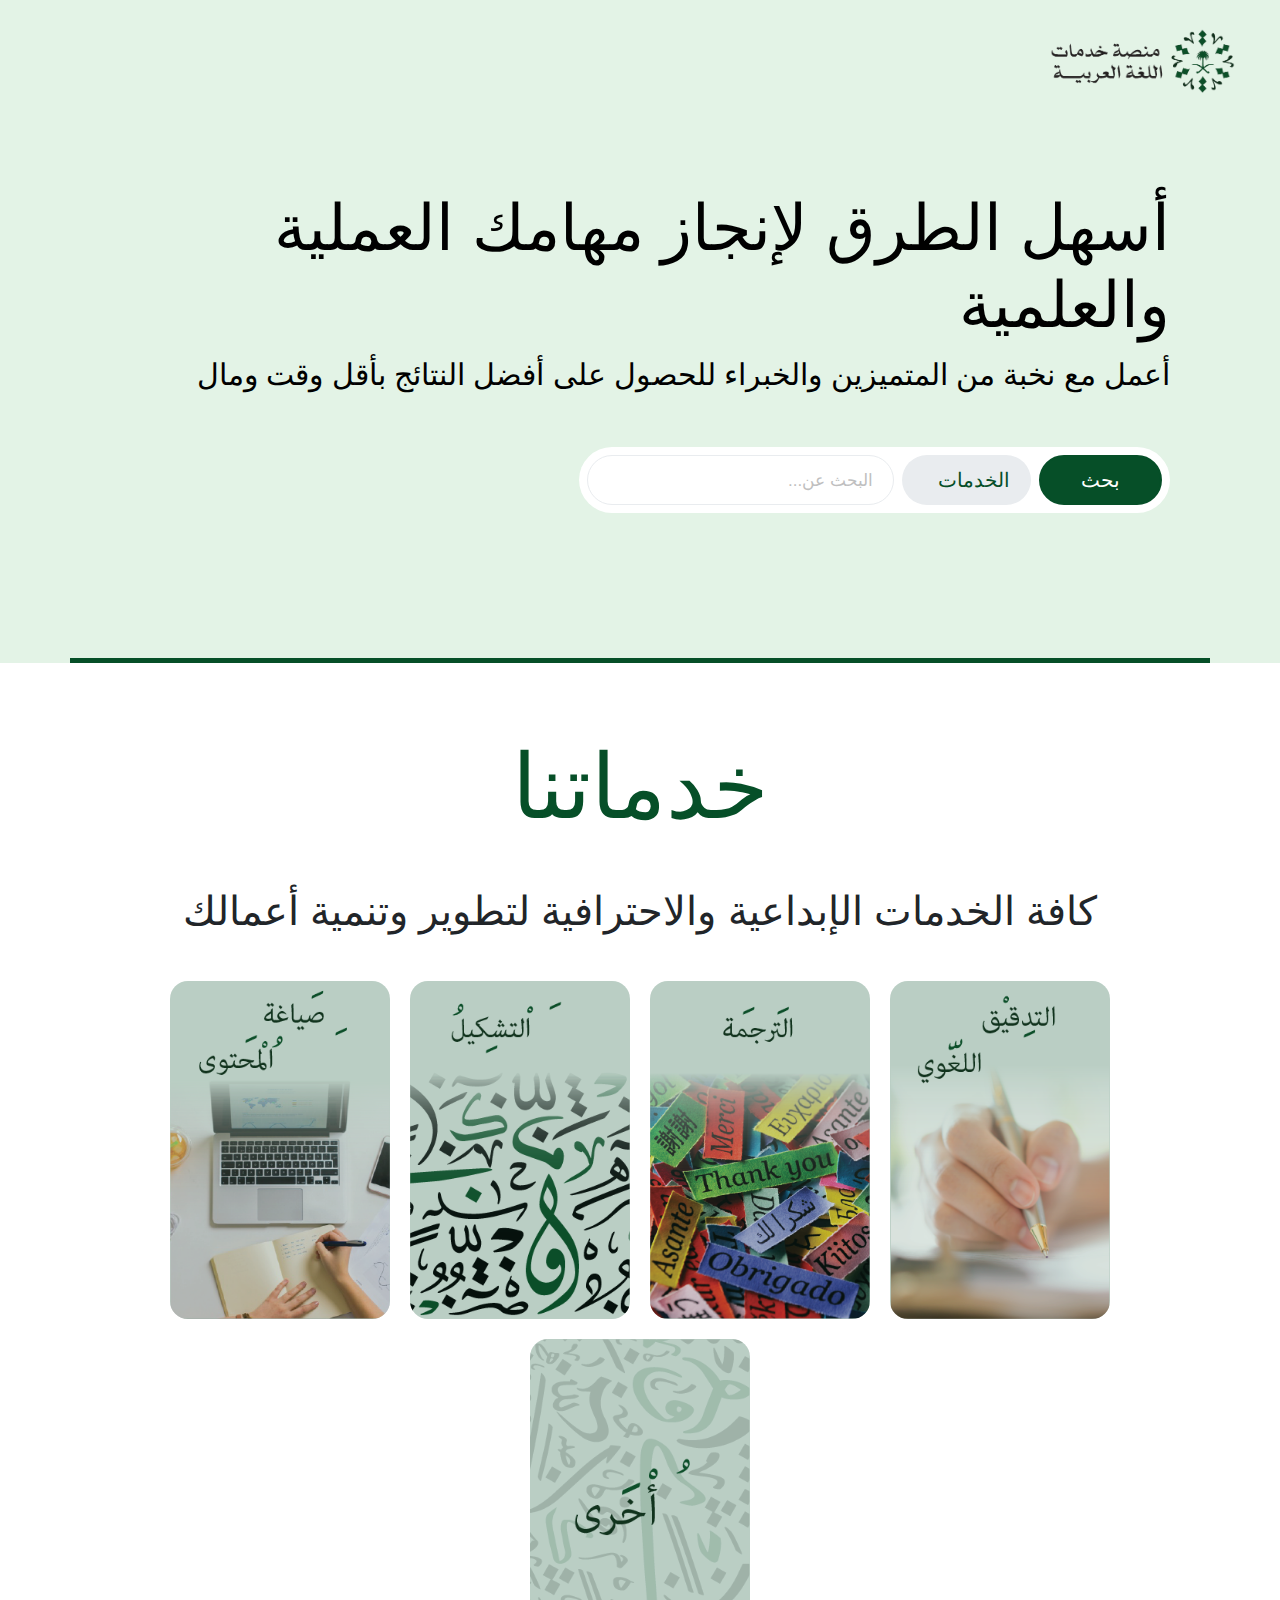
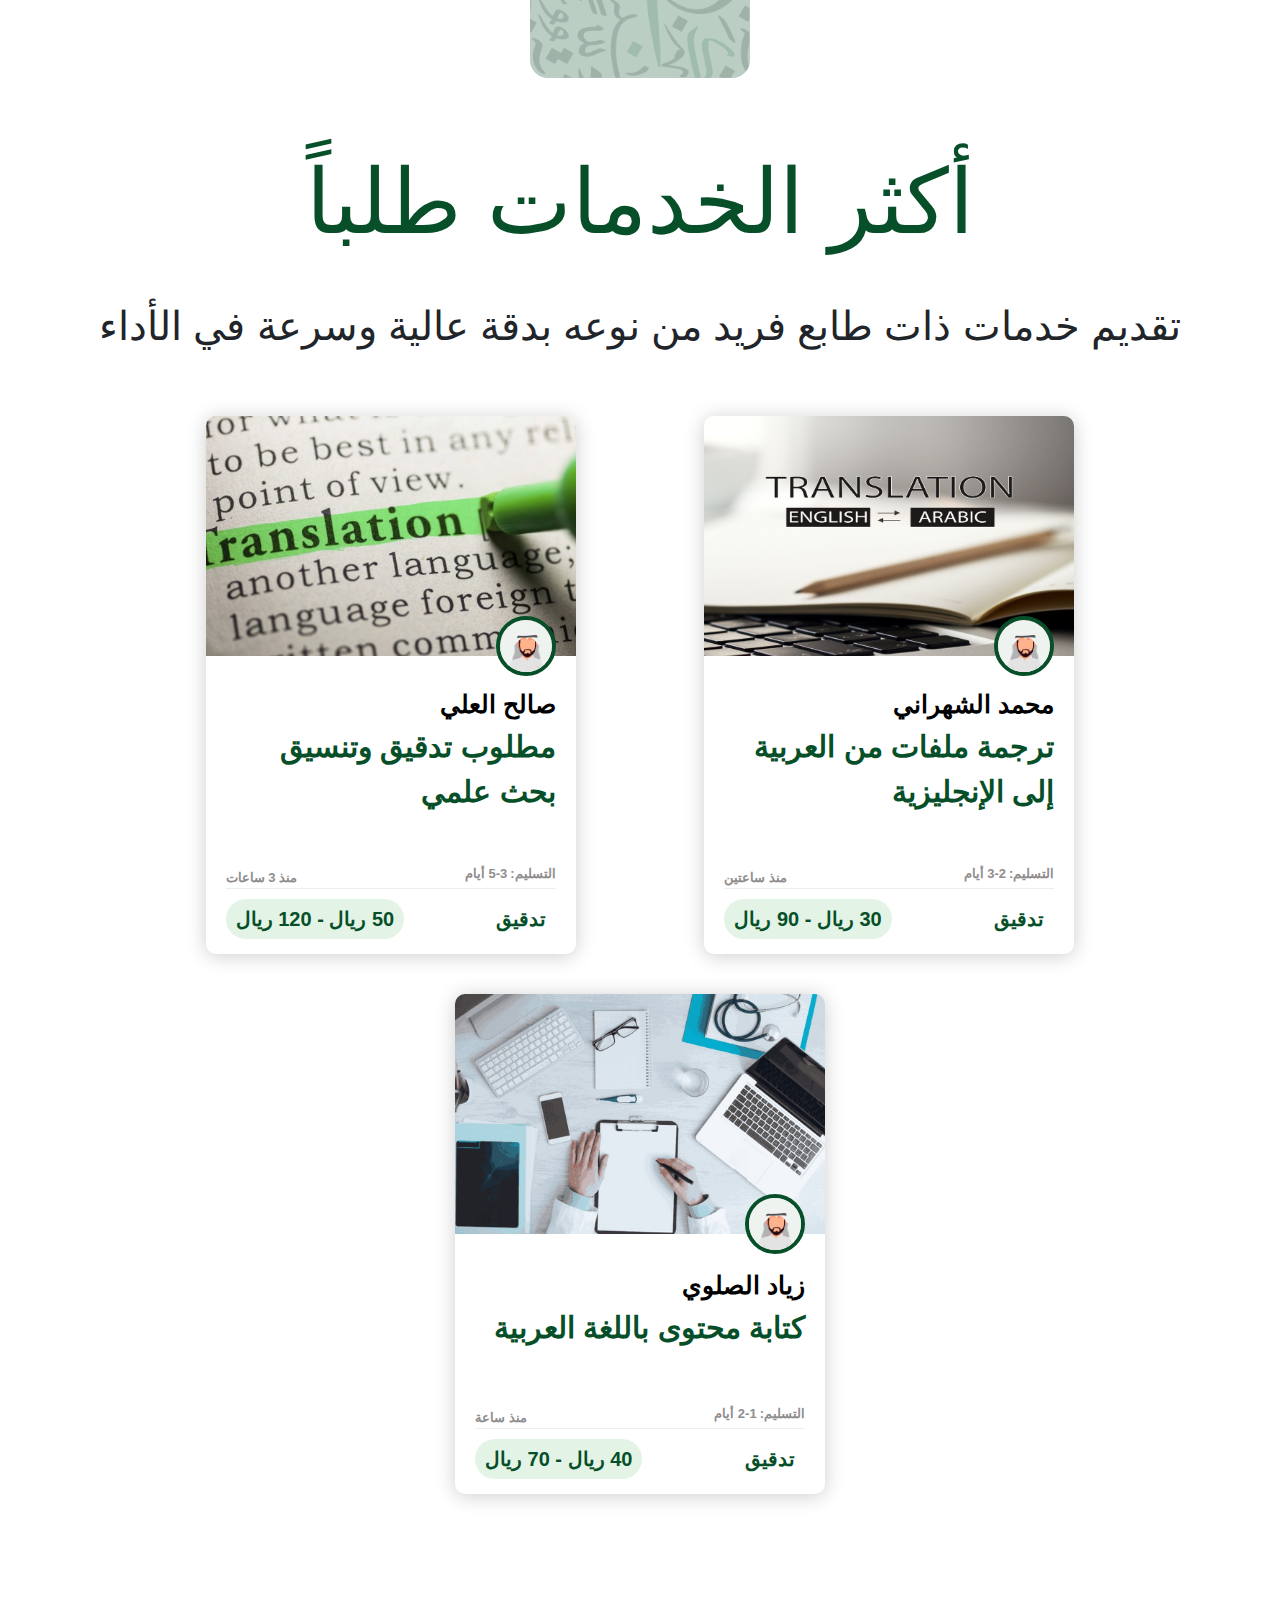
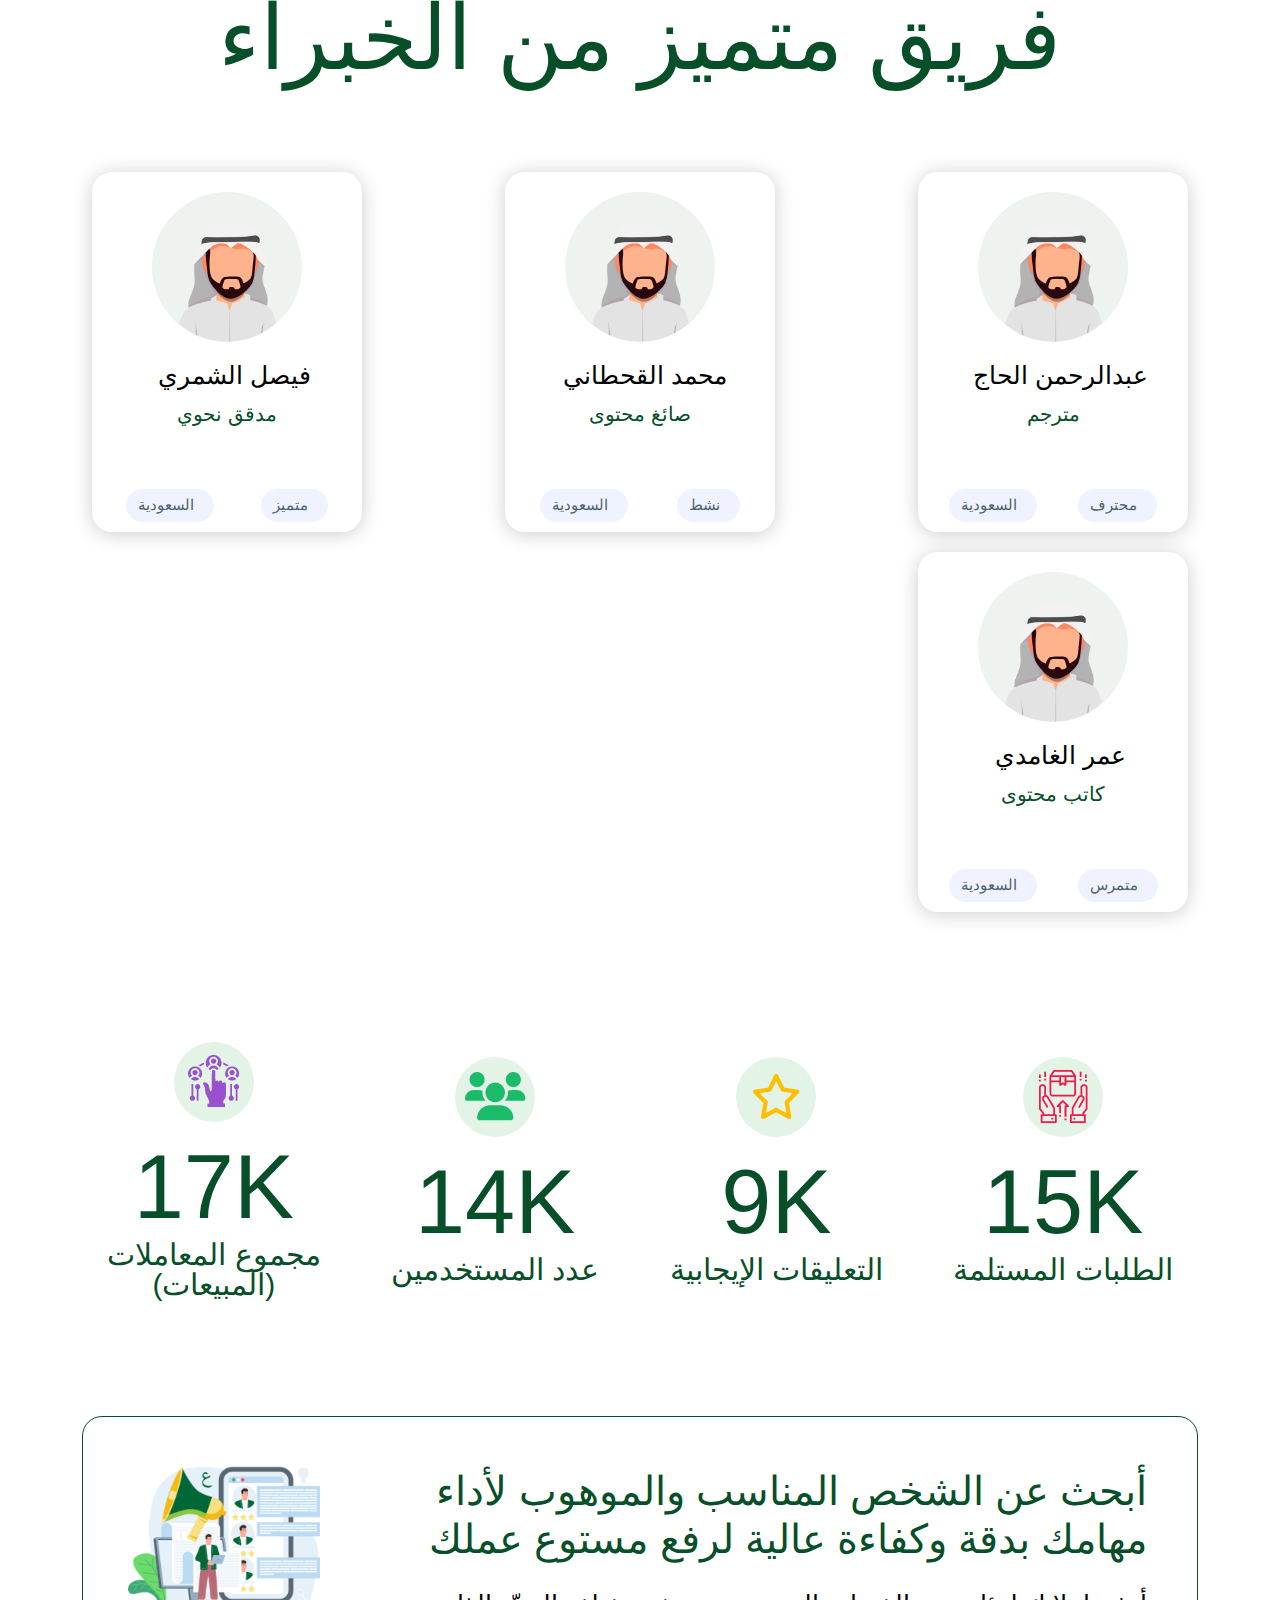
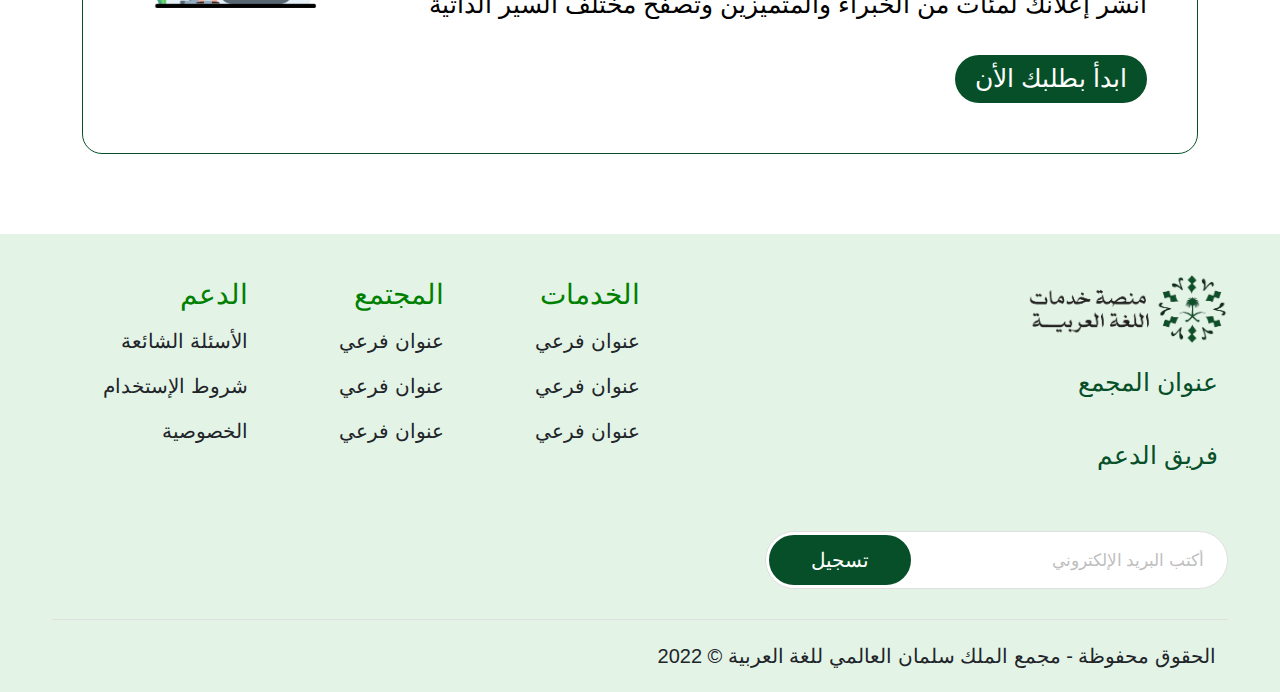
<file: index.html>
<!DOCTYPE html>
<html lang="en">

<head>
    <meta charset="UTF-8">
    <meta http-equiv="X-UA-Compatible" content="IE=edge">
    <meta name="viewport" content="width=device-width, initial-scale=1.0">
    <link rel="stylesheet" href="https://cdnjs.cloudflare.com/ajax/libs/font-awesome/6.1.1/css/all.min.css" integrity="sha512-KfkfwYDsLkIlwQp6LFnl8zNdLGxu9YAA1QvwINks4PhcElQSvqcyVLLD9aMhXd13uQjoXtEKNosOWaZqXgel0g==" crossorigin="anonymous" referrerpolicy="no-referrer"
    />
    <!-- <link rel="stylesheet" href="fontawesome.min.css"> -->
    <!-- <link rel="stylesheet" href="5.15.3-fontawesome.min.css"> -->
    <link rel="stylesheet" href="bootstrap.min.css">
    <link rel='stylesheet' id='bootstrap-css' href='https://themebing.com/wp/prolancer/wp-content/themes/prolancer/assets/css/bootstrap.min.css?ver=6.0.1' type='text/css' media='all' />

    <!-- Custom Style -->
    <link rel="stylesheet" href="style.css">

    <!-- Font Family: Sakkal Majalla -->
    <!-- <link href="http://fonts.cdnfonts.com/css/sakkal-majalla-2" rel="stylesheet"> -->
    <title>منصة خدمات اللغة العربية</title>

</head>

<body dir="rtl">

    <section class="header">

        <div class="container__not-used">

            <div class="header-top" id="myHeader">
                <div class="container-fluid">
                    <div class="flex" id="navbar">

                        <a href="index.html" class="logo"><img src="images/logo.png" alt="" width="250"></a>

                        <nav class="menu-navigation">
                            <ul class="primary-list">
                                <li class=""><a href="index.html">الرئيسية</a></li>
                                <li class="has-submenu">
                                    <a href="projects.html">المشاريع</a>
                                    <ul class="sub-menu">
                                        <li id="" class=""><a href="projects.html" class="">المشاريع</a></li>
                                        <li id="" class=""><a href="projects - details.html" class="">تفاصيل المشروع</a></li>
                                    </ul>
                                </li>
                                <li class="has-submenu">
                                    <a href="seller-search.html">الخبراء</a>
                                    <ul class="sub-menu">
                                        <li id="" class=""><a href="seller-search.html" class="">صفحة البحث عن مقدمي الخدمة</a></li>
                                        <li id="" class=""><a href="seller.html" class="">صفحة مقدم الخدمة</a></li>
                                        <li id="" class=""><a href="buyer.html" class="">صفحة مقدم الطلب</a></li>
                                    </ul>
                                </li>
                                <!-- <li><a href="seller-search.html">الخبراء</a></li> -->
                                <li><a href="about.html">عن المنصة</a></li>
                                <!-- <li class="animation start-home"></li> -->
                            </ul>
                            <ul class="secondary-list">
                                <li>
                                    <a href="user_login.html" class="">
                                        <i class="fa-solid fa-right-to-bracket"></i>
                                        <span>تسجيل الدخول</span>
                                    </a>
                                </li>
                                <li>
                                    <a href="user_register.html" class="">
                                        <i class="fa-solid fa-user-plus"></i>
                                        <span>تسجيل جديد</span>
                                    </a>
                                </li>
                                <li>
                                    <a href="favorite.html" class="favorite-icon">
                                        <i class="fa-solid fa-heart"></i>
                                        <span class="item_total">0</span>
                                        <span class="">المفضلة</span>
                                    </a>
                                </li>
                                <li>
                                    <a href="#_" class="">
                                        <img class="ar-lang d-none" src="images/ar-lang.png" alt="">
                                        <img class="en-lang" src="images/en-lang.png" alt="">
                                        <span class="lang">English</span>
                                    </a>
                                </li>
                            </ul>
                        </nav>

                        <div class="mobile-menu">
                            <a href="#_" class="toggleMobileMenu"><i class="fa-solid fa-bars"></i></a>
                            <div class="mobileMenu">
                                <ul>
                                    <li><a href="index.html">الرئيسية</a></li>
                                    <li class="has-submenu">
                                        <a href="projects.html">المشاريع</a>
                                        <ul class="sub-menu">
                                            <li id="" class=""><a href="projects.html" class="">المشاريع</a></li>
                                            <li id="" class=""><a href="projects - details.html" class="">تفاصيل المشروع</a></li>
                                        </ul>
                                    </li>
                                    <!-- <li><a href="seller-search.html">الخبراء</a></li> -->
                                    <li class="has-submenu">
                                        <a href="seller-search.html">الخبراء</a>
                                        <ul class="sub-menu">
                                            <li id="" class=""><a href="seller-search.html" class="">صفحة البحث عن مقدمي الخدمة</a></li>
                                            <li id="" class=""><a href="seller.html" class="">صفحة مقدم الخدمة</a></li>
                                            <li id="" class=""><a href="buyer.html" class="">صفحة مقدم الطلب</a></li>
                                        </ul>
                                    </li>
                                    <li><a href="about.html">عن المنصة</a></li>
                                </ul>
                            </div>
                        </div>

                    </div>
                </div>
            </div>

            <div class="header-bottom hero-body container">
                <div class="content">
                    <h1>أسهل الطرق لإنجاز مهامك العملية والعلمية</h1>
                    <p>أعمل مع نخبة من المتميزين والخبراء للحصول على أفضل النتائج بأقل وقت ومال</p>
                    <div class="inputs">

                        <a href="#_" class="btn search-btn">بحث</a>

                        <div href="#_" class="btn service-btn wrapper-dropdown" tabindex="1" id="ddList">
                            <span>الخدمات</span>
                            <ul class="dropdown">
                                <li><a href="#_"><i class="icon-user"></i>ترجمة</a></li>
                                <li><a href="#_"><i class="icon-cog"></i>تدقيق لغوي</a></li>
                                <li><a href="#_"><i class="icon-remove"></i>كتابة محتوى</a></li>
                            </ul>
                            <i class="fa-solid fa-caret-down"></i>
                        </div>

                        <input type="text" placeholder="البحث عن..." class="search-field">

                    </div>
                </div>
                <div class="img-content">
                    <img src="images/bg-img.png" alt="">
                </div>
            </div>

        </div>
    </section>


    <div class="main container">

        <!-- Services -->
        <div class="service-section">
            <h1 class="title">خدماتنا</h1>
            <p class="sub-title">كافة الخدمات الإبداعية والاحترافية لتطوير وتنمية أعمالك</p>
            <div class="service-category-container">
                <div class="service-category-item">
                    <div class="category-card">
                        <img src="images/editing.png">
                        <div class="img-overlay"></div>
                        <a href="#_" class="category-btn">التدقيق اللغوي</a>
                    </div>
                </div>
                <div class="service-category-item">
                    <div class="category-card">
                        <img src="images/translation.png" alt="">
                        <div class="img-overlay"></div>
                        <a href="#_" class="category-btn">الترجمة</a>
                    </div>
                </div>
                <div class="service-category-item">
                    <div class="category-card">
                        <img src="images/grammar.png" alt="">
                        <div class="img-overlay"></div>
                        <a href="#_" class="category-btn">التشكيل</a>
                    </div>
                </div>
                <div class="service-category-item">
                    <div class="category-card">
                        <img src="images/content_writing.png" alt="">
                        <div class="img-overlay"></div>
                        <a href="#_" class="category-btn">صياغة المحتوى</a>
                    </div>
                </div>
                <div class="service-category-item">
                    <div class="category-card">
                        <img src="images/others.png" alt="">
                        <div class="img-overlay"></div>
                        <a href="#_" class="category-btn">أخرى...</a>
                    </div>
                </div>
            </div>
        </div>

        <!-- Featured Services -->
        <div class="featured-service-section">
            <h1 class="title">أكثر الخدمات طلباً</h1>
            <p class="sub-title">تقديم خدمات ذات طابع فريد من نوعه بدقة عالية وسرعة في الأداء</p>
            <div class="featured-service-category-container">

                <!-- card 1 -->
                <div class="post-card">

                    <a href="projects - details.html" class="post-header">
                        <img src="images/post-1.jpg">
                    </a>

                    <div class="post-body">
                        <a href="buyer.html" class="user-img">
                            <img src="images/user-2(circle).png">
                        </a>

                        <div class="post-info">
                            <div class="flex">
                                <a href="buyer.html" class="name">محمد الشهراني</a>
                                <a href="#" class="bookmark">
                                    <i class="fa-solid fa-bookmark"></i>
                                </a>
                            </div>
                            <a href="projects - details.html" class="post-title">ترجمة ملفات من العربية إلى الإنجليزية</a>
                            <!-- <div class="post-date">
                                <span class="date"><p>التسليم:</p><p class="delivery-time">3-1 أيام</p></span>
                                <span class="time"><p><i class="fa-solid fa-clock"></i></p><p class="post-time">منذ ساعة</p></span>
                            </div> -->
                        </div>

                        <div class="post-footer">
                            <div class="post-date">
                                <span class="date">
                                    <p>التسليم:</p>
                                    <p class="delivery-time">3-2 أيام</p>
                                </span>
                                <span class="time">
                                    <i class="fa-solid fa-clock"></i>
                                    <p class="post-time">منذ ساعتين</p>
                                </span>
                            </div>
                            <div class="tag">
                                <span class="tag-type">
                                    <i class="fa-solid fa-tag"></i>
                                    <p class="post-tag">تدقيق</p>    
                                </span>
                                <p class="service-price"><span class="from">30</span> ريال - <span class="to">90</span> ريال</p>
                            </div>
                        </div>
                    </div>

                </div>

                <!-- card 2 -->
                <div class="post-card">

                    <a href="projects - details.html" class="post-header">
                        <img src="images/post-3.jpg">
                    </a>

                    <div class="post-body">
                        <a href="buyer.html" class="user-img">
                            <img src="images/user-2(circle).png">
                        </a>

                        <div class="post-info">
                            <div class="flex">
                                <a href="buyer.html" class="name">صالح العلي</a>
                                <a href="#" class="bookmark">
                                    <i class="fa-solid fa-bookmark"></i>
                                </a>
                            </div>
                            <a href="projects - details.html" class="post-title">مطلوب تدقيق وتنسيق بحث علمي</a>
                        </div>

                        <div class="post-footer">
                            <div class="post-date">
                                <span class="date">
                                    <p>التسليم:</p>
                                    <p class="delivery-time">5-3 أيام</p>
                                </span>
                                <span class="time">
                                    <i class="fa-solid fa-clock"></i>
                                    <p class="post-time">منذ 3 ساعات</p>
                                </span>
                            </div>
                            <div class="tag">
                                <span class="tag-type">
                                    <i class="fa-solid fa-tag"></i>
                                    <p class="post-tag">تدقيق</p>    
                                </span>
                                <p class="service-price"><span class="from">50</span> ريال - <span class="to">120</span> ريال</p>
                            </div>
                        </div>

                    </div>

                </div>

                <!-- card 3 -->
                <div class="post-card">

                    <a href="projects - details.html" class="post-header">
                        <img src="images/post-2.jpg">
                    </a>

                    <div class="post-body">
                        <a href="buyer.html" class="user-img">
                            <img src="images/user-2(circle).png">
                        </a>

                        <div class="post-info">
                            <div class="flex">
                                <a href="buyer.html" class="name">زياد الصلوي</a>
                                <a href="#" class="bookmark">
                                    <i class="fa-solid fa-bookmark"></i>
                                </a>
                            </div>
                            <a href="projects - details.html" class="post-title">كتابة محتوى باللغة العربية</a>
                        </div>

                        <div class="post-footer">
                            <div class="post-date">
                                <span class="date">
                                    <p>التسليم:</p>
                                    <p class="delivery-time">2-1 أيام</p>
                                </span>
                                <span class="time">
                                    <i class="fa-solid fa-clock"></i>
                                    <p class="post-time">منذ ساعة</p>
                                </span>
                            </div>
                            <div class="tag">
                                <span class="tag-type">
                                    <i class="fa-solid fa-tag"></i>
                                    <p class="post-tag">تدقيق</p>    
                                </span>
                                <p class="service-price"><span class="from">40</span> ريال - <span class="to">70</span> ريال</p>
                            </div>
                        </div>

                    </div>

                </div>

            </div>

        </div>

        <!-- Featured Experts -->
        <div class="featured-expert">
            <h1 class="title">فريق متميز من الخبراء</h1>
            <!-- <p class="sub-title">تقديم خدمات ذات طابع فريد من نوعه بدقة عالية وسرعة في الأداء</p> -->
            <div class="featured-expert-container">

                <!-- expert card 1 -->
                <div class="expert-card">

                    <div class="expert-img">
                        <img src="images/user-2(circle).png" />
                    </div>

                    <div class="expert-body">

                        <div class="expert-detail">
                            <div class="name flex">
                                <a href="seller.html" class="expert-name">عبدالرحمن الحاج</a>
                                <span class="check">
                                    <i class="fa-solid fa-circle-check"></i>
                                </span>
                            </div>
                            <p class="career">مترجم</p>
                            <span class="rate">
                                <i class="fa-solid fa-star"></i>
                                <i class="fa-solid fa-star"></i>
                                <i class="fa-solid fa-star"></i>
                                <i class="fa-solid fa-star"></i>
                                <i class="fa-solid fa-star"></i>
                            </span>
                        </div>

                        <div class="expert-footer">
                            <div class="level">
                                <i class="fa-solid fa-user-shield"></i>
                                <p>محترف</p>
                            </div>
                            <div class="country">
                                <i class="fa-solid fa-earth-asia"></i>
                                <p>السعودية</p>
                            </div>
                        </div>

                    </div>

                </div>

                <!-- expert card 2 -->
                <div class="expert-card">

                    <div class="expert-img">
                        <img src="images/user-2(circle).png" />
                    </div>

                    <div class="expert-body">

                        <div class="expert-detail">
                            <div class="name flex">
                                <a href="seller.html" class="expert-name">محمد القحطاني</a>
                                <span class="check">
                                    <!-- <i class="fa-solid fa-circle-check"></i> -->
                                </span>
                            </div>
                            <p class="career">صائغ محتوى</p>
                            <span class="rate">
                                <i class="fa-solid fa-star"></i>
                                <i class="fa-solid fa-star"></i>
                                <i class="fa-solid fa-star"></i>
                                <i class="fa-solid fa-star"></i>
                                <i class="fa-solid fa-star" style="color: var(--separator);"></i>
                            </span>
                        </div>

                        <div class="expert-footer">
                            <div class="level">
                                <i class="fa-solid fa-user-shield"></i>
                                <p>نشط</p>
                            </div>
                            <div class="country">
                                <i class="fa-solid fa-earth-asia"></i>
                                <p>السعودية</p>
                            </div>
                        </div>

                    </div>

                </div>

                <!-- expert card 3 -->
                <div class="expert-card">

                    <div class="expert-img">
                        <img src="images/user-2(circle).png" />
                    </div>

                    <div class="expert-body">

                        <div class="expert-detail">
                            <div class="name flex">
                                <a href="seller.html" class="expert-name">فيصل الشمري</a>
                                <span class="check">
                                    <i class="fa-solid fa-circle-check"></i>
                                </span>
                            </div>
                            <p class="career">مدقق نحوي</p>
                            <span class="rate">
                                <i class="fa-solid fa-star"></i>
                                <i class="fa-solid fa-star"></i>
                                <i class="fa-solid fa-star"></i>
                                <i class="fa-solid fa-star"></i>
                                <i class="fa-solid fa-star"></i>
                            </span>
                        </div>

                        <div class="expert-footer">
                            <div class="level">
                                <i class="fa-solid fa-user-shield"></i>
                                <p>متميز</p>
                            </div>
                            <div class="country">
                                <i class="fa-solid fa-earth-asia"></i>
                                <p>السعودية</p>
                            </div>
                        </div>

                    </div>

                </div>

                <!-- expert card 4 -->
                <div class="expert-card">

                    <div class="expert-img">
                        <img src="images/user-2(circle).png" />
                    </div>

                    <div class="expert-body">

                        <div class="expert-detail">
                            <div class="name flex">
                                <a href="seller.html" class="expert-name">عمر الغامدي</a>
                                <span class="check">
                                    <i class="fa-solid fa-circle-check"></i>
                                </span>
                            </div>
                            <p class="career">كاتب محتوى</p>
                            <span class="rate">
                                <i class="fa-solid fa-star"></i>
                                <i class="fa-solid fa-star"></i>
                                <i class="fa-solid fa-star"></i>
                                <i class="fa-solid fa-star"></i>
                                <i class="fa-solid fa-star"></i>
                            </span>
                        </div>

                        <div class="expert-footer">
                            <div class="level">
                                <i class="fa-solid fa-user-shield"></i>
                                <p>متمرس</p>
                            </div>
                            <div class="country">
                                <i class="fa-solid fa-earth-asia"></i>
                                <p>السعودية</p>
                            </div>
                        </div>

                    </div>

                </div>

            </div>

        </div>

        <!-- Statistics -->
        <section class="statistics-section">

            <div class="statistics-container">

                <div class="statistics-element">

                    <span class="icon">
                        <img src="images/delivery-box.png" alt="">
                        <!-- <i class="fa-solid fa-user"></i> -->
                    </span>
                    <h1 class="counter">15K</h1>
                    <p class="element-name">الطلبات المستلمة</p>

                </div>
                <div class="statistics-element">

                    <span class="icon">
                        <img src="images/comments.png" alt="">
                        <!-- <i class="fa-solid fa-star"></i> -->
                    </span>
                    <h1 class="counter">9K</h1>
                    <p class="element-name">التعليقات الإيجابية</p>

                </div>
                <div class="statistics-element">

                    <span class="icon">
                        <img src="images/users.png" alt="">
                        <!-- <i class="fa-solid fa-users-line"></i> -->
                    </span>
                    <h1 class="counter">14K</h1>
                    <p class="element-name">عدد المستخدمين</p>

                </div>
                <div class="statistics-element">

                    <span class="icon">
                        <img src="images/deals.png" alt="">
                        <!-- <i class="fa-solid fa-hand-holding-medical"></i> -->
                    </span>
                    <h1 class="counter">17K</h1>
                    <p class="element-name">مجموع المعاملات<br>(المبيعات)</p>

                </div>

            </div>
        </section>

        <!-- Advertisement -->
        <section class="ad-section">
            <div class="ad-container">
                <div class="ad-content">
                    <h1>أبحث عن الشخص المناسب والموهوب لأداء مهامك بدقة وكفاءة عالية لرفع مستوع عملك</h1>
                    <p>أنشر إعلانك لمئات من الخبراء والمتميزين وتصفح مختلف السيّر الذاتية</p>
                    <button>ابدأ بطلبك الأن</button>
                </div>
                <div class="ad-img">
                    <img src="images/ad.png" alt="">
                </div>
            </div>
        </section>
    </div>

    <section class="footer">
        <div class="footer-container">
            <div class="footer-content row">
                <div class="col-lg-6 col-md-12 col-sm-12 address">
                    <div class="logo">
                        <img src="images/website-logo.png" alt="">
                    </div>
                    <p id="location-address">عنوان المجمع</p>
                    <p id="support-email">فريق الدعم</p>
                    <div class="inputs">
                        <input type="text" placeholder="أكتب البريد الإلكتروني" class="search-field">
                        <a href="#_" class="btn search-btn">تسجيل</a>
                    </div>
                </div>
                <div class="col-lg-6 col-md-12 col-sm-12 flex-row links">
                    <div class="col-lg-4 col-md-4 col-sm-6">
                        <ul class="list">
                            <li>الخدمات</li>
                            <li>عنوان فرعي</li>
                            <li>عنوان فرعي</li>
                            <li>عنوان فرعي</li>
                        </ul>
                    </div>
                    <div class="col-lg-4 col-md-4 col-sm-6">
                        <ul class="list">
                            <li>المجتمع</li>
                            <li>عنوان فرعي</li>
                            <li>عنوان فرعي</li>
                            <li>عنوان فرعي</li>
                        </ul>
                    </div>
                    <div class="col-lg-4 col-md-4 col-sm-6">
                        <ul class="list">
                            <li>الدعم</li>
                            <li>الأسئلة الشائعة</li>
                            <li>شروط الإستخدام</li>
                            <li>الخصوصية</li>
                        </ul>
                    </div>
                </div>
            </div>
            <div class="copywrite flex">
                <p class="content">الحقوق محفوظة - مجمع الملك سلمان العالمي للغة العربية &#169; 2022</p>
                <div class="social-media flex">
                    <a href="#_"><i class="fa-brands fa-linkedin"></i></a>
                    <a href="#_"><i class="fa-brands fa-youtube"></i></i></a>
                    <a href="#_"><i class="fa-brands fa-facebook-square"></i></i></a>
                    <a href="#_"><i class="fa-brands fa-twitter-square"></i></a>
                </div>
            </div>
        </div>
    </section>



    <script type='text/javascript' src='https://themebing.com/wp/prolancer/wp-content/themes/prolancer/assets/js/bootstrap.min.js?ver=1.2.8' id='bootstrap-js'></script>


    <!-- jQuery if needed -->
    <script src="https://cdnjs.cloudflare.com/ajax/libs/jquery/3.6.0/jquery.min.js" integrity="sha512-894YE6QWD5I59HgZOGReFYm4dnWc1Qt5NtvYSaNcOP+u1T9qYdvdihz0PPSiiqn/+/3e7Jo4EaG7TubfWGUrMQ==" crossorigin="anonymous" referrerpolicy="no-referrer"></script>
    <script src="script.js"></script>
</body>

</html>
</file>
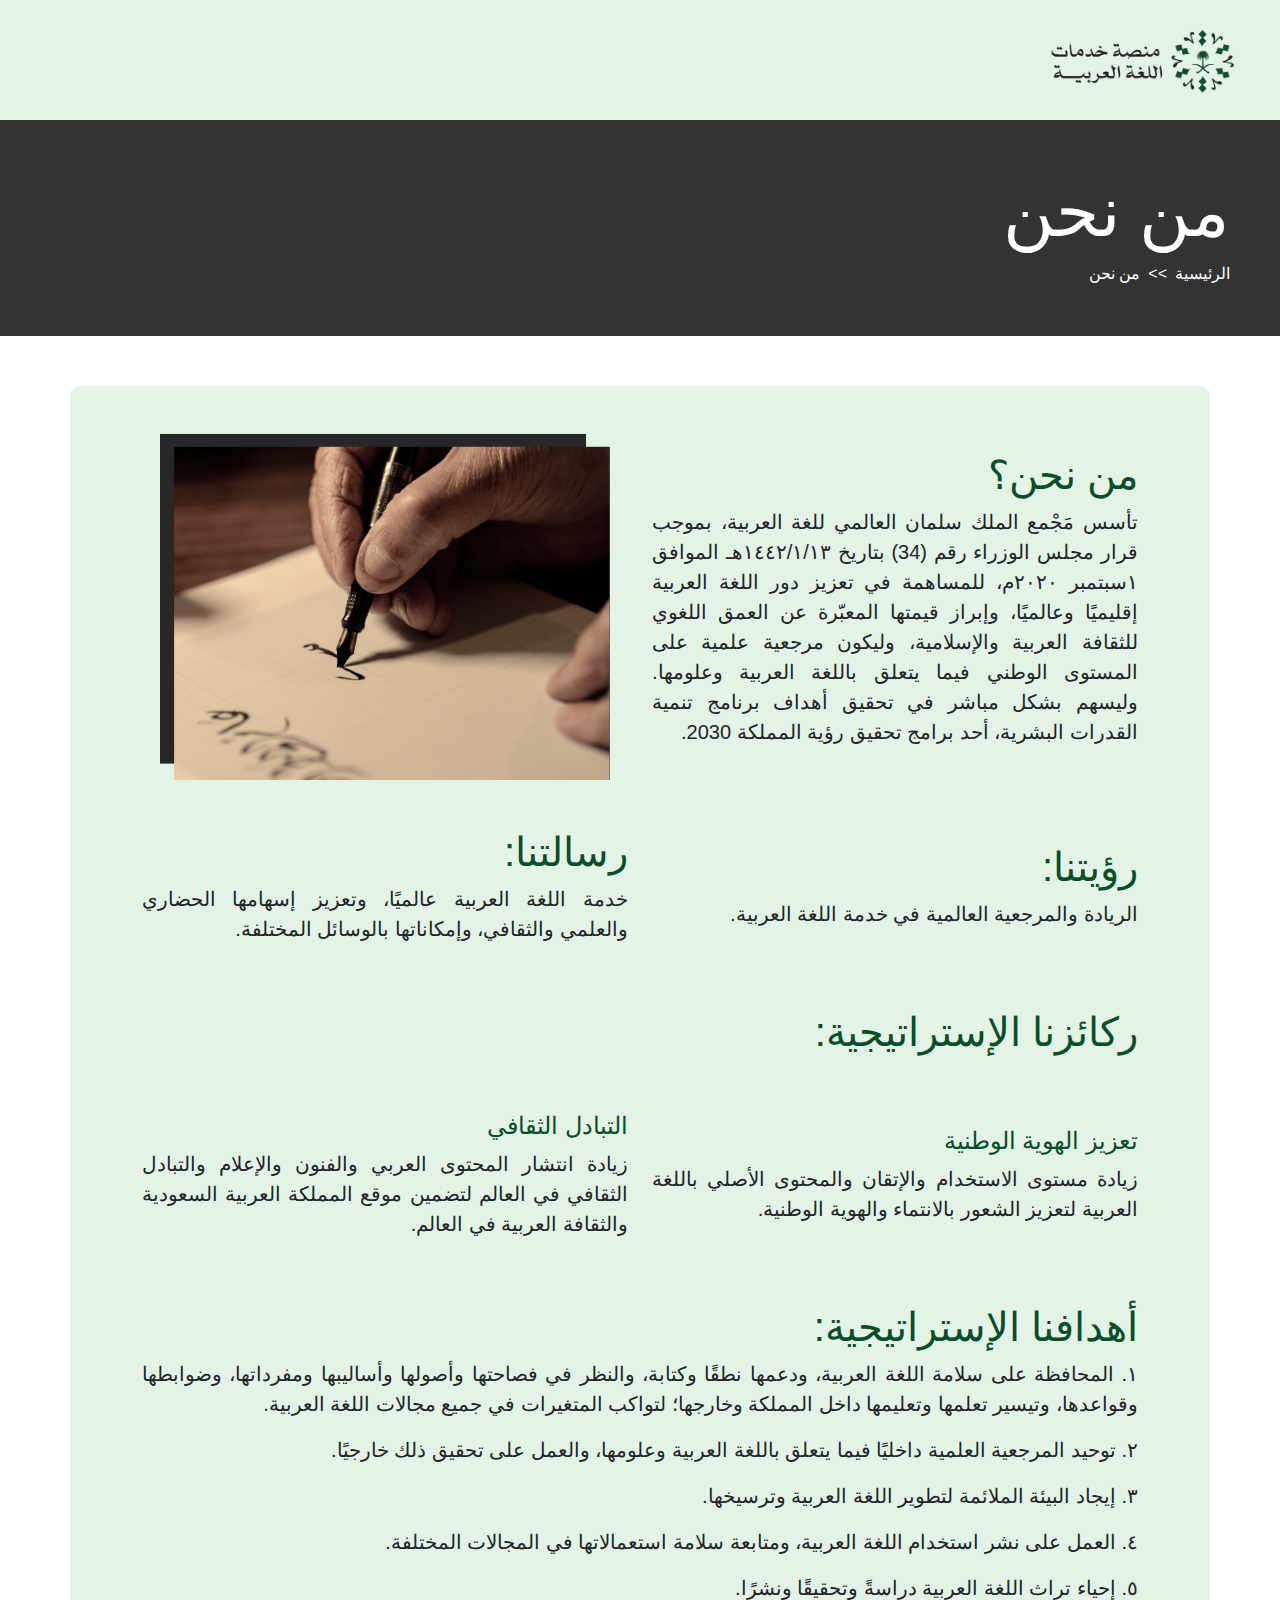
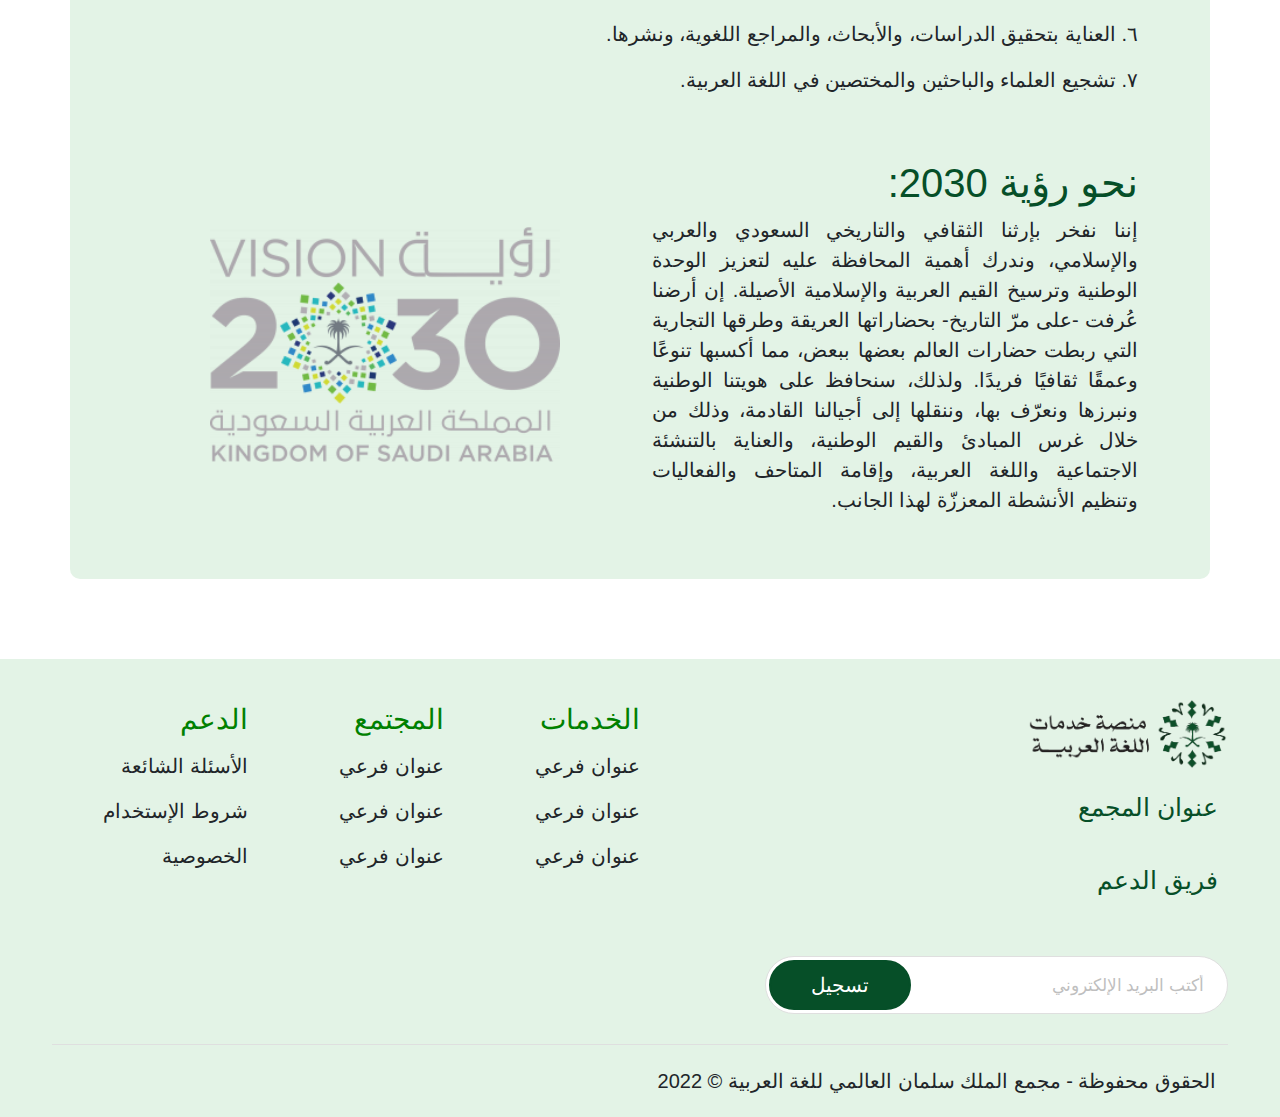
<file: about.html>
<!DOCTYPE html>
<html lang="en">

<head>
    <meta charset="UTF-8">
    <meta http-equiv="X-UA-Compatible" content="IE=edge">
    <meta name="viewport" content="width=device-width, initial-scale=1.0">

    <!-- Fontawesome -->
    <link rel="stylesheet" href="https://cdnjs.cloudflare.com/ajax/libs/font-awesome/6.1.1/css/all.min.css" integrity="sha512-KfkfwYDsLkIlwQp6LFnl8zNdLGxu9YAA1QvwINks4PhcElQSvqcyVLLD9aMhXd13uQjoXtEKNosOWaZqXgel0g==" crossorigin="anonymous" referrerpolicy="no-referrer"
    />

    <!-- Bootstrap -->
    <link rel="stylesheet" href="bootstrap.min.css">

    <!-- Custom Style -->
    <link rel="stylesheet" href="style.css">

    <title>منصة خدمات اللغة العربية</title>

</head>

<body dir="rtl">

    <section class="header">

        <div class="header-top" id="myHeader">
            <div class="container-fluid">
                <div class="flex" id="navbar">

                    <a href="index.html" class="logo"><img src="images/logo.png" alt="" width="250"></a>

                    <nav class="menu-navigation">
                        <ul class="primary-list">
                            <li class=""><a href="index.html">الرئيسية</a></li>
                            <li class="has-submenu">
                                <a href="projects.html">المشاريع</a>
                                <ul class="sub-menu">
                                    <li id="" class=""><a href="projects.html" class="">المشاريع</a></li>
                                    <li id="" class=""><a href="projects - details.html" class="">تفاصيل المشروع</a></li>
                                </ul>
                            </li>
                            <li class="has-submenu">
                                <a href="seller-search.html">الخبراء</a>
                                <ul class="sub-menu">
                                    <li id="" class=""><a href="seller-search.html" class="">صفحة البحث عن مقدمي الخدمة</a></li>
                                    <li id="" class=""><a href="seller.html" class="">صفحة مقدم الخدمة</a></li>
                                    <li id="" class=""><a href="buyer.html" class="">صفحة مقدم الطلب</a></li>
                                </ul>
                            </li>
                            <!-- <li><a href="seller-search.html">الخبراء</a></li> -->
                            <li><a href="about.html">عن المنصة</a></li>
                            <!-- <li class="animation start-home"></li> -->
                        </ul>
                        <ul class="secondary-list">
                            <li>
                                <a href="user_login.html" class="">
                                    <i class="fa-solid fa-right-to-bracket"></i>
                                    <span>تسجيل الدخول</span>
                                </a>
                            </li>
                            <li>
                                <a href="user_register.html" class="">
                                    <i class="fa-solid fa-user-plus"></i>
                                    <span>تسجيل جديد</span>
                                </a>
                            </li>
                            <li>
                                <a href="favorite.html" class="favorite-icon">
                                    <i class="fa-solid fa-heart"></i>
                                    <span class="item_total">0</span>
                                    <span class="">المفضلة</span>
                                </a>
                            </li>
                            <li>
                                <a href="#_" class="">
                                    <img class="ar-lang d-none" src="images/ar-lang.png" alt="">
                                    <img class="en-lang" src="images/en-lang.png" alt="">
                                    <span class="lang">English</span>
                                </a>
                            </li>
                        </ul>
                    </nav>

                    <div class="mobile-menu">
                        <a href="#_" class="toggleMobileMenu"><i class="fa-solid fa-bars"></i></a>
                        <div class="mobileMenu">
                            <ul>
                                <li><a href="index.html">الرئيسية</a></li>
                                <li><a href="projects.html">المشاريع</a></li>
                                <li><a href="seller-search.html">الخبراء</a></li>
                                <li><a href="about.html">عن المنصة</a></li>
                            </ul>
                        </div>
                    </div>

                </div>
            </div>
        </div>

    </section>

    <div class="header-bottom-black ">
        <h1 class="" style="font-size: 70px;color:white;">من نحن</h1>
        <div class="flex justify-content-start gap-2" style="color:white;">
            <a href="index.html" class="m-0 text">الرئيسية</a>
            <span>>></span>
            <a href="#_" class="m-0 text">من نحن</a>
        </div>
    </div>

    <!-- about-section -->
    <section class="main">
        <div class="container">

            <!-- about-content -->
            <div class="row justify-content-center about-section light-green">

                <div>
                    <div class="row m-5">
                        <div class="col-lg-6 col-md-12 col-sm-12">
                            <h1>من نحن؟</h1>
                            <p>تأسس مَجْمع الملك سلمان العالمي للغة العربية، بموجب قرار مجلس الوزراء رقم (34) بتاريخ ١٤٤٢/١/١٣هـ الموافق ١سبتمبر ٢٠٢٠م، للمساهمة في تعزيز دور اللغة العربية إقليميًا وعالميًا، وإبراز قيمتها المعبّرة عن العمق اللغوي للثقافة
                                العربية والإسلامية، وليكون مرجعية علمية على المستوى الوطني فيما يتعلق باللغة العربية وعلومها. وليسهم بشكل مباشر في تحقيق أهداف برنامج تنمية القدرات البشرية، أحد برامج تحقيق رؤية المملكة 2030.</p>
                        </div>
                        <div class="col-lg-6 col-md-12 col-sm-12 text-center">
                            <img src="images/about.svg" alt="" width="450">
                        </div>
                    </div>
                    <div class="row m-5">
                        <div class="col-lg-6 col-md-12 col-sm-12">
                            <h1>رؤيتنا:</h1>
                            <p>الريادة والمرجعية العالمية في خدمة اللغة العربية.</p>
                        </div>
                        <div class="col-lg-6 col-md-12 col-sm-12">
                            <h1>رسالتنا:</h1>
                            <p>خدمة اللغة العربية عالميًا، وتعزيز إسهامها الحضاري والعلمي والثقافي، وإمكاناتها بالوسائل المختلفة.</p>
                        </div>
                    </div>
                    <div class="row m-5">
                        <div class="col-12">
                            <h1>ركائزنا الإستراتيجية:</h1>
                        </div>
                    </div>
                    <div class="row m-5">
                        <div class="col-lg-6 col-md-12 col-sm-12">
                            <h4>تعزيز الهوية الوطنية</h4>
                            <p> زيادة مستوى الاستخدام والإتقان والمحتوى الأصلي باللغة العربية لتعزيز الشعور بالانتماء والهوية الوطنية.</p>
                        </div>
                        <div class="col-lg-6 col-md-12 col-sm-12">
                            <h4>التبادل الثقافي</h4>
                            <p>زيادة انتشار المحتوى العربي والفنون والإعلام والتبادل الثقافي في العالم لتضمين موقع المملكة العربية السعودية والثقافة العربية في العالم.</p>
                        </div>
                    </div>
                    <div class="row m-5">
                        <div class="col-12">
                            <h1>أهدافنا الإستراتيجية:</h1>
                            <p>١. المحافظة على سلامة اللغة العربية، ودعمها نطقًا وكتابة، والنظر في فصاحتها وأصولها وأساليبها ومفرداتها، وضوابطها وقواعدها، وتيسير تعلمها وتعليمها داخل المملكة وخارجها؛ لتواكب المتغيرات في جميع مجالات اللغة العربية.</p>
                            <p>٢. توحيد المرجعية العلمية داخليًا فيما يتعلق باللغة العربية وعلومها، والعمل على تحقيق ذلك خارجيًا.</p>
                            <p>٣. إيجاد البيئة الملائمة لتطوير اللغة العربية وترسيخها.</p>
                            <p>٤. العمل على نشر استخدام اللغة العربية، ومتابعة سلامة استعمالاتها في المجالات المختلفة.</p>
                            <p>٥. إحياء تراث اللغة العربية دراسةً وتحقيقًا ونشرًا.</p>
                            <p>٦. العناية بتحقيق الدراسات، والأبحاث، والمراجع اللغوية، ونشرها.</p>
                            <p>٧. تشجيع العلماء والباحثين والمختصين في اللغة العربية.</p>
                        </div>
                    </div>
                    <div class="row m-5">
                        <div class="col-lg-6 col-md-12 col-sm-12">
                            <h1>نحو رؤية 2030:</h1>
                            <p>إننا نفخر بإرثنا الثقافي والتاريخي السعودي والعربي والإسلامي، وندرك أهمية المحافظة عليه لتعزيز الوحدة الوطنية وترسيخ القيم العربية والإسلامية الأصيلة. إن أرضنا عُرفت -على مرّ التاريخ- بحضاراتها العريقة وطرقها التجارية التي
                                ربطت حضارات العالم بعضها ببعض، مما أكسبها تنوعًا وعمقًا ثقافيًا فريدًا. ولذلك، سنحافظ على هويتنا الوطنية ونبرزها ونعرّف بها، وننقلها إلى أجيالنا القادمة، وذلك من خلال غرس المبادئ والقيم الوطنية، والعناية بالتنشئة الاجتماعية
                                واللغة العربية، وإقامة المتاحف والفعاليات وتنظيم الأنشطة المعززّة لهذا الجانب.</p>
                        </div>
                        <div class="col-lg-6 col-md-12 col-sm-12 text-center">
                            <img src="images/Saudi_Vision_2030_logo.png" alt="" width="350">
                        </div>
                    </div>
                </div>

            </div>

        </div>

    </section>

    <section class="footer">
        <div class="footer-container">
            <div class="footer-content row">
                <div class="col-lg-6 col-md-12 col-sm-12 address">
                    <div class="logo">
                        <img src="images/website-logo.png" alt="">
                    </div>
                    <p id="location-address">عنوان المجمع</p>
                    <p id="support-email">فريق الدعم</p>
                    <div class="inputs">
                        <input type="text" placeholder="أكتب البريد الإلكتروني" class="search-field">
                        <a href="#_" class="btn search-btn">تسجيل</a>
                    </div>
                </div>
                <div class="col-lg-6 col-md-12 col-sm-12 flex-row links">
                    <div class="col-lg-4 col-md-4 col-sm-6">
                        <ul class="list">
                            <li>الخدمات</li>
                            <li>عنوان فرعي</li>
                            <li>عنوان فرعي</li>
                            <li>عنوان فرعي</li>
                        </ul>
                    </div>
                    <div class="col-lg-4 col-md-4 col-sm-6">
                        <ul class="list">
                            <li>المجتمع</li>
                            <li>عنوان فرعي</li>
                            <li>عنوان فرعي</li>
                            <li>عنوان فرعي</li>
                        </ul>
                    </div>
                    <div class="col-lg-4 col-md-4 col-sm-6">
                        <ul class="list">
                            <li>الدعم</li>
                            <li>الأسئلة الشائعة</li>
                            <li>شروط الإستخدام</li>
                            <li>الخصوصية</li>
                        </ul>
                    </div>
                </div>
            </div>
            <div class="copywrite flex">
                <p class="content">الحقوق محفوظة - مجمع الملك سلمان العالمي للغة العربية &#169; 2022</p>
                <div class="social-media flex">
                    <a href="#_"><i class="fa-brands fa-linkedin"></i></a>
                    <a href="#_"><i class="fa-brands fa-youtube"></i></i></a>
                    <a href="#_"><i class="fa-brands fa-facebook-square"></i></i></a>
                    <a href="#_"><i class="fa-brands fa-twitter-square"></i></a>
                </div>
            </div>
        </div>
    </section>


    <!-- jQuery if needed -->
    <script src="https://cdnjs.cloudflare.com/ajax/libs/jquery/3.6.0/jquery.min.js" integrity="sha512-894YE6QWD5I59HgZOGReFYm4dnWc1Qt5NtvYSaNcOP+u1T9qYdvdihz0PPSiiqn/+/3e7Jo4EaG7TubfWGUrMQ==" crossorigin="anonymous" referrerpolicy="no-referrer"></script>
    <script src="script.js"></script>
</body>

</html>
</file>
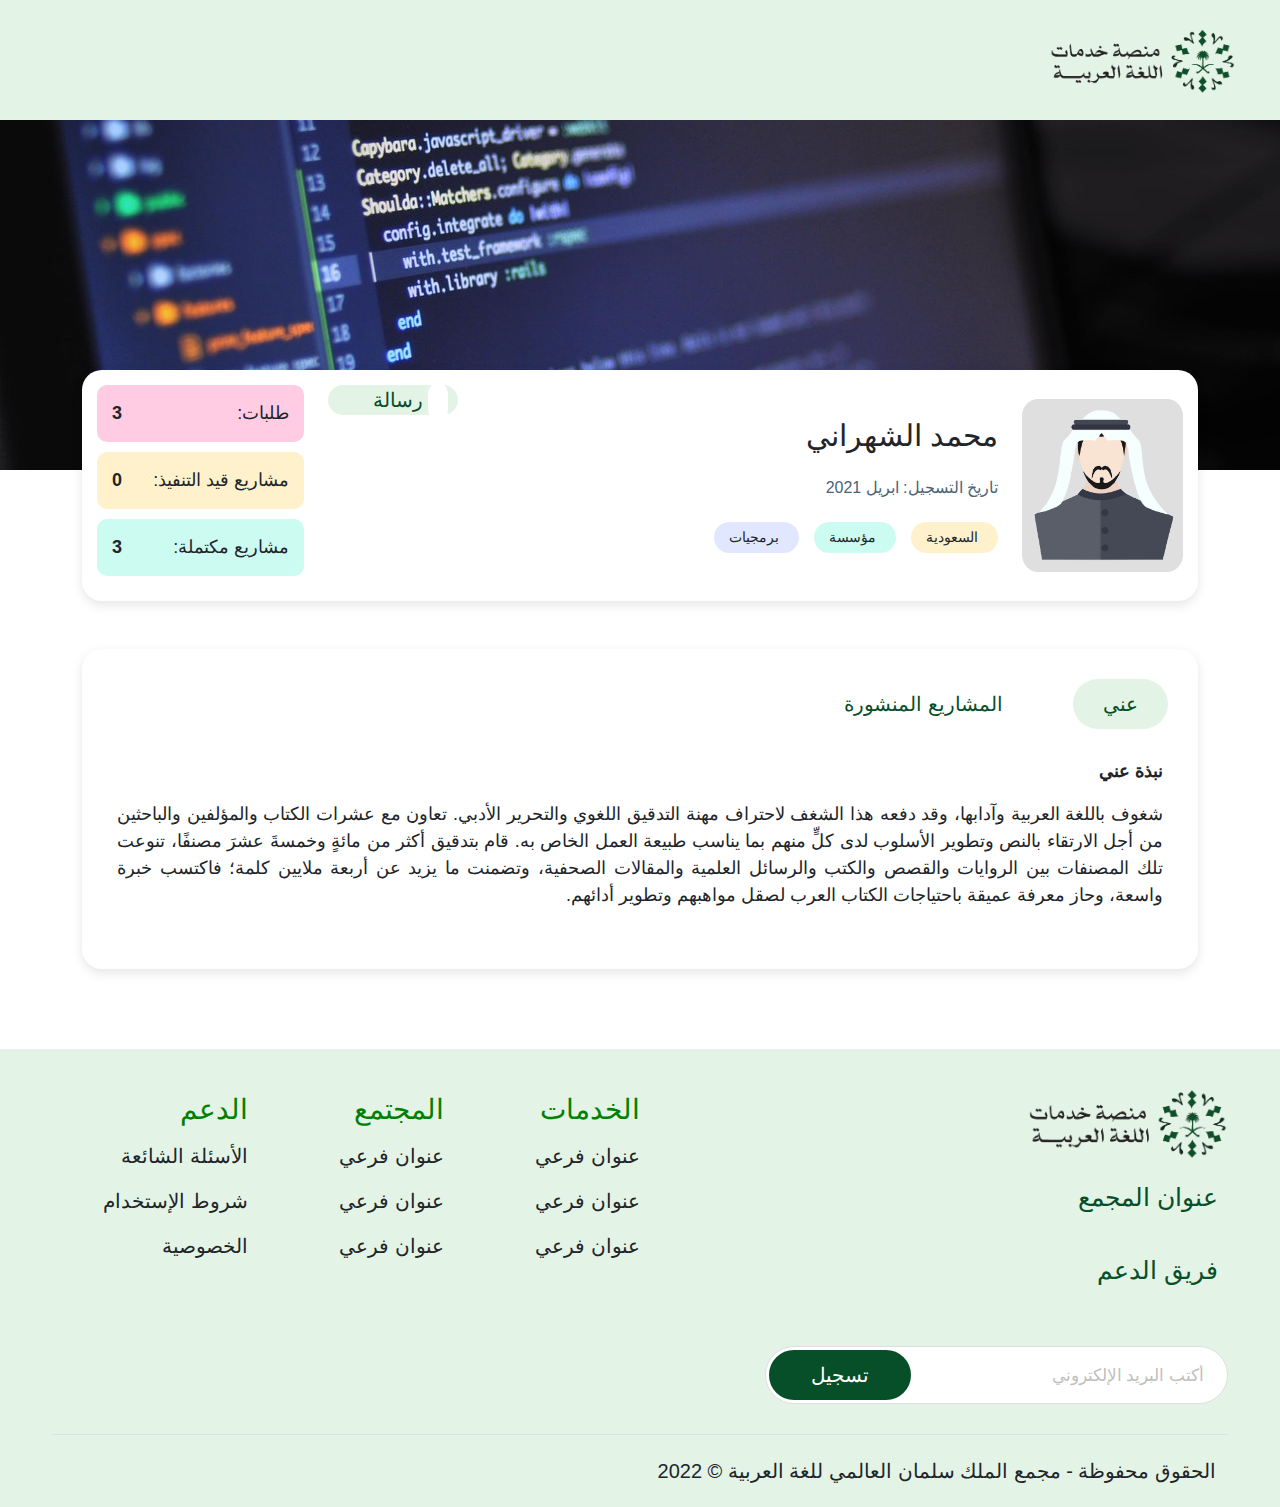
<file: buyer.html>
<!DOCTYPE html>
<html lang="en">

<head>
    <meta charset="UTF-8">
    <meta http-equiv="X-UA-Compatible" content="IE=edge">
    <meta name="viewport" content="width=device-width, initial-scale=1.0">

    <!-- Fontawesome -->
    <link rel="stylesheet" href="https://cdnjs.cloudflare.com/ajax/libs/font-awesome/6.1.1/css/all.min.css" integrity="sha512-KfkfwYDsLkIlwQp6LFnl8zNdLGxu9YAA1QvwINks4PhcElQSvqcyVLLD9aMhXd13uQjoXtEKNosOWaZqXgel0g==" crossorigin="anonymous" referrerpolicy="no-referrer"
    />

    <!-- Bootstrap -->
    <link rel="stylesheet" href="bootstrap.min.css">

    <!-- Custom Style -->
    <link rel="stylesheet" href="style.css">

    <title>منصة خدمات اللغة العربية</title>

</head>

<body dir="rtl">

    <section class="header">

        <div class="header-top" id="myHeader">
            <div class="container-fluid">
                <div class="flex" id="navbar">

                    <a href="index.html" class="logo"><img src="images/logo.png" alt="" width="250"></a>

                    <nav class="menu-navigation">
                        <ul class="primary-list">
                            <li class=""><a href="index.html">الرئيسية</a></li>
                            <li class="has-submenu">
                                <a href="projects.html">المشاريع</a>
                                <ul class="sub-menu">
                                    <li id="" class=""><a href="projects.html" class="">المشاريع</a></li>
                                    <li id="" class=""><a href="projects - details.html" class="">تفاصيل المشروع</a></li>
                                </ul>
                            </li>
                            <li class="has-submenu">
                                <a href="seller-search.html">الخبراء</a>
                                <ul class="sub-menu">
                                    <li id="" class=""><a href="seller-search.html" class="">صفحة البحث عن مقدمي الخدمة</a></li>
                                    <li id="" class=""><a href="seller.html" class="">صفحة مقدم الخدمة</a></li>
                                    <li id="" class=""><a href="buyer.html" class="">صفحة مقدم الطلب</a></li>
                                </ul>
                            </li>
                            <!-- <li><a href="seller-search.html">الخبراء</a></li> -->
                            <li><a href="about.html">عن المنصة</a></li>
                            <!-- <li class="animation start-home"></li> -->
                        </ul>
                        <ul class="secondary-list">
                            <li>
                                <a href="user_login.html" class="">
                                    <i class="fa-solid fa-right-to-bracket"></i>
                                    <span>تسجيل الدخول</span>
                                </a>
                            </li>
                            <li>
                                <a href="user_register.html" class="">
                                    <i class="fa-solid fa-user-plus"></i>
                                    <span>تسجيل جديد</span>
                                </a>
                            </li>
                            <li>
                                <a href="favorite.html" class="favorite-icon">
                                    <i class="fa-solid fa-heart"></i>
                                    <span class="item_total">0</span>
                                    <span class="">المفضلة</span>
                                </a>
                            </li>
                            <li>
                                <a href="#_" class="">
                                    <img class="ar-lang d-none" src="images/ar-lang.png" alt="">
                                    <img class="en-lang" src="images/en-lang.png" alt="">
                                    <span class="lang">English</span>
                                </a>
                            </li>
                        </ul>
                    </nav>

                    <div class="mobile-menu">
                        <a href="#_" class="toggleMobileMenu"><i class="fa-solid fa-bars"></i></a>
                        <div class="mobileMenu">
                            <ul>
                                <li><a href="index.html">الرئيسية</a></li>
                                <li><a href="projects.html">المشاريع</a></li>
                                <li><a href="seller-search.html">الخبراء</a></li>
                                <li><a href="about.html">عن المنصة</a></li>
                            </ul>
                        </div>
                    </div>

                </div>
            </div>
        </div>

    </section>

    <!-- Services-posts -->
    <section class="main">
        <div class="buyer-cover" style="background-image: url(./images/pexels-luis-gomes-546819.jpg)"></div>
        <div class="container">
            <div class="buyer-profile mb-5">
                <div class="row">
                    <div class="col-xl-2 my-auto txt-center buyer-img">
                        <img width="250" height="250" src="images/user-1.png" sizes="(max-width: 250px) 100vw, 250px">
                    </div>
                    <div class="col-xl-10 my-auto">
                        <div class="row">
                            <!-- buyer-information -->
                            <div class="col-xl-7 my-auto buyer-info txt-center">
                                <h3 class="mb-0 d-flex align-content-center gap-2">
                                    <span>محمد الشهراني</span>
                                    <i class="fas fa-check-circle verified align-self-center" title="Verified"></i>
                                </h3>
                                <p class="join-date">تاريخ التسجيل: ابريل 2021</p>
                                <ul class="list-inline meta">
                                    <li class="list-inline-item light-yellow">
                                        <i class="fas fa-map-marked-alt"></i>
                                        <span>السعودية</span>
                                    </li>
                                    <li class="list-inline-item light-cyan">
                                        <i class="fas fa-users"></i>
                                        <span>مؤسسة</span>
                                    </li>
                                    <li class="list-inline-item light-blue">
                                        <i class="fas fa-tags"></i>
                                        <span>برمجيات</span>
                                    </li>
                                </ul>
                            </div>
                            <!-- call-to-actions buttons -->
                            <div class="col-xl-2">
                                <ul class="list-unstyled mid-meta">
                                    <li>
                                        <a href="#" class="message-button" data-bs-toggle="modal" data-bs-target="#message177">
                                            <i class="fa-solid fa-comments"></i>
                                            <span>رسالة</span>
                                        </a>
                                    </li>
                                </ul>

                                <div class="modal fade" id="message177" data-bs-keyboard="false" tabindex="-1" aria-hidden="true">
                                    <div class="modal-dialog modal-dialog-centered modal-dialog-scrollable">
                                        <div class="modal-content">
                                            <div class="modal-header">
                                                <h5 class="modal-title" id="staticBackdropLabel">إرسال رسالة لمقدم الخدمة</h5>
                                                <button type="button" class="btn-close" data-bs-dismiss="modal" aria-label="Close"></button>
                                            </div>
                                            <div class="modal-body">
                                                <p>يجب عليك تسجيل الدخول أولاً لتتمكن من إرسال رسالة</p>
                                            </div>
                                        </div>
                                    </div>
                                </div>

                            </div>
                            <!-- Statistics -->
                            <div class="col-xl-3 buyer-statistics">
                                <ul class="list-unstyled stats mb-0">
                                    <li class="light-red">طلبات:<strong class="float-end">3</strong></li>
                                    <li class="light-yellow">مشاريع قيد التنفيذ:<strong class="float-end">0</strong></li>
                                    <li class="light-cyan">مشاريع مكتملة:<strong class="float-end">3</strong></li>
                                </ul>
                            </div>
                        </div>
                    </div>
                </div>
            </div>
            <div class="row justify-content-center">
                <div class="col-xl-12">
                    <div class="white-padding buyer-details">
                        <ul class="nav nav-tabs mb-3">
                            <li class="nav-item">
                                <a class="nav-link show active" data-toggle="tab" data-target="#about-me" role="tab" aria-selected="false">عني</a>
                            </li>
                            <li class="nav-item">
                                <a class="nav-link " data-toggle="tab" data-target="#project" role="tab" aria-selected="true">المشاريع المنشورة</a>
                            </li>
                        </ul>
                        <div class="tab-content">
                            <div class="tab-pane fade active show" id="about-me" role="tabpanel">
                                <p><b>نبذة عني</b></p>
                                <p> شغوف باللغة العربية وآدابها، وقد دفعه هذا الشغف لاحتراف مهنة التدقيق اللغوي والتحرير الأدبي. تعاون مع عشرات الكتاب والمؤلفين والباحثين من أجل الارتقاء بالنص وتطوير الأسلوب لدى كلٍّ منهم بما يناسب طبيعة العمل الخاص به. قام
                                    بتدقيق أكثر من مائةٍ وخمسةَ عشرَ مصنفًا، تنوعت تلك المصنفات بين الروايات والقصص والكتب والرسائل العلمية والمقالات الصحفية، وتضمنت ما يزيد عن أربعة ملايين كلمة؛ فاكتسب خبرة واسعة، وحاز معرفة عميقة باحتياجات الكتاب العرب
                                    لصقل مواهبهم وتطوير أدائهم.</p>
                            </div>
                            <div class="tab-pane fade mt-5" id="project" role="tabpanel">

                                <!-- Post 1 -->
                                <div class="post">
                                    <div class="row post-container">
                                        <div class="col-sm-8 my-auto post-img">

                                            <div class="row post-content">
                                                <div class="col-3 col-sm-2">
                                                    <div class="img-container circled-border" style="width: fit-content;">
                                                        <img src="images/user-2(circle).png" alt="" style="
                                                            border-radius: 50%;
                                                            width: 80px;
                                                            height: 80px;">
                                                    </div>
                                                </div>
                                                <div class="col-9 col-sm-10 post-info">
                                                    <a href="projects - details.html" class="row post-title">ترجمة ملفات من العربية إلى الإنجليزية</a>
                                                    <div class="row user-info">
                                                        <div class="col-4 d-flex align-items-center poster-name" style="padding: 0;">
                                                            <i class="fa-solid fa-user"></i>
                                                            <p class="">عبدالله الشهراني</p>
                                                        </div>
                                                        <div class="col-4 d-flex align-items-center post-time" style="padding: 0;">
                                                            <i class="fa-solid fa-clock"></i>
                                                            <p class="">منذ ساعة</p>
                                                        </div>
                                                        <div class="col-4 post-bids" style="padding: 0;">
                                                            <p class="">(3 عروض)</p>
                                                        </div>
                                                    </div>
                                                </div>
                                            </div>

                                        </div>
                                        <div class="col-sm-4 my-auto post-content sm-hide">

                                            <div class="row">

                                                <div class="col-4">
                                                    <div class="col-12 post-delivery">
                                                        <p class="row">مدة التنفيذ</p>
                                                        <p class="row delivery-time">3-1 أيام</p>
                                                    </div>
                                                </div>

                                                <div class="col-8">
                                                    <div class="col-12 post-actions">
                                                        <a href="#_" class="add-to-favorite d-flex align-items-center">
                                                            <span>أضف إلى المفضلة</span>
                                                        </a>
                                                        <a href="#_" class="post-details">
                                                            <span>تفاصيل</span>
                                                        </a>
                                                    </div>
                                                </div>

                                            </div>

                                        </div>
                                    </div>
                                </div>
                                <!-- Post 2 -->
                                <div class="post">
                                    <div class="row post-container">
                                        <div class="col-sm-8 my-auto post-img">

                                            <div class="row post-content">
                                                <div class="col-3 col-sm-2">
                                                    <div class="img-container circled-border" style="width: fit-content;">
                                                        <img src="images/user-2(circle).png" alt="" style="
                                                            border-radius: 50%;
                                                            width: 80px;
                                                            height: 80px;">
                                                    </div>
                                                </div>
                                                <div class="col-9 col-sm-10 post-info">
                                                    <a href="projects - details.html" class="row post-title">ترجمة ملفات من العربية إلى الإنجليزية</a>
                                                    <div class="row user-info">
                                                        <div class="col-4 d-flex align-items-center poster-name" style="padding: 0;">
                                                            <i class="fa-solid fa-user"></i>
                                                            <p class="">عبدالله الشهراني</p>
                                                        </div>
                                                        <div class="col-4 d-flex align-items-center post-time" style="padding: 0;">
                                                            <i class="fa-solid fa-clock"></i>
                                                            <p class="">منذ ساعة</p>
                                                        </div>
                                                        <div class="col-4 post-bids" style="padding: 0;">
                                                            <p class="">(3 عروض)</p>
                                                        </div>
                                                    </div>
                                                </div>
                                            </div>

                                        </div>
                                        <div class="col-sm-4 my-auto post-content sm-hide">

                                            <div class="row">

                                                <div class="col-4">
                                                    <div class="col-12 post-delivery">
                                                        <p class="row">مدة التنفيذ</p>
                                                        <p class="row delivery-time">3-1 أيام</p>
                                                    </div>
                                                </div>

                                                <div class="col-8">
                                                    <div class="col-12 post-actions">
                                                        <a href="#_" class="add-to-favorite d-flex align-items-center">
                                                            <span>أضف إلى المفضلة</span>
                                                        </a>
                                                        <a href="#_" class="post-details">
                                                            <span>تفاصيل</span>
                                                        </a>
                                                    </div>
                                                </div>

                                            </div>

                                        </div>
                                    </div>
                                </div>

                            </div>
                        </div>
                    </div>
                </div>
            </div>
        </div>

    </section>

    <section class="footer">
        <div class="footer-container">
            <div class="footer-content row">
                <div class="col-lg-6 col-md-12 col-sm-12 address">
                    <div class="logo">
                        <img src="images/website-logo.png" alt="">
                    </div>
                    <p id="location-address">عنوان المجمع</p>
                    <p id="support-email">فريق الدعم</p>
                    <div class="inputs">
                        <input type="text" placeholder="أكتب البريد الإلكتروني" class="search-field">
                        <a href="#_" class="btn search-btn">تسجيل</a>
                    </div>
                </div>
                <div class="col-lg-6 col-md-12 col-sm-12 flex-row links">
                    <div class="col-lg-4 col-md-4 col-sm-6">
                        <ul class="list">
                            <li>الخدمات</li>
                            <li>عنوان فرعي</li>
                            <li>عنوان فرعي</li>
                            <li>عنوان فرعي</li>
                        </ul>
                    </div>
                    <div class="col-lg-4 col-md-4 col-sm-6">
                        <ul class="list">
                            <li>المجتمع</li>
                            <li>عنوان فرعي</li>
                            <li>عنوان فرعي</li>
                            <li>عنوان فرعي</li>
                        </ul>
                    </div>
                    <div class="col-lg-4 col-md-4 col-sm-6">
                        <ul class="list">
                            <li>الدعم</li>
                            <li>الأسئلة الشائعة</li>
                            <li>شروط الإستخدام</li>
                            <li>الخصوصية</li>
                        </ul>
                    </div>
                </div>
            </div>
            <div class="copywrite flex">
                <p class="content">الحقوق محفوظة - مجمع الملك سلمان العالمي للغة العربية &#169; 2022</p>
                <div class="social-media flex">
                    <a href="#_"><i class="fa-brands fa-linkedin"></i></a>
                    <a href="#_"><i class="fa-brands fa-youtube"></i></i></a>
                    <a href="#_"><i class="fa-brands fa-facebook-square"></i></i></a>
                    <a href="#_"><i class="fa-brands fa-twitter-square"></i></a>
                </div>
            </div>
        </div>
    </section>




    <!-- jQuery if needed -->
    <script src="https://cdnjs.cloudflare.com/ajax/libs/jquery/3.6.0/jquery.min.js" integrity="sha512-894YE6QWD5I59HgZOGReFYm4dnWc1Qt5NtvYSaNcOP+u1T9qYdvdihz0PPSiiqn/+/3e7Jo4EaG7TubfWGUrMQ==" crossorigin="anonymous" referrerpolicy="no-referrer"></script>

    <!-- Bootstrap -->
    <script src="https://cdn.jsdelivr.net/npm/bootstrap@4.1.3/dist/js/bootstrap.min.js" integrity="sha384-ChfqqxuZUCnJSK3+MXmPNIyE6ZbWh2IMqE241rYiqJxyMiZ6OW/JmZQ5stwEULTy" crossorigin="anonymous"></script>

    <!-- Custom-Script -->
    <script src="script.js"></script>

</body>

</html>
</file>
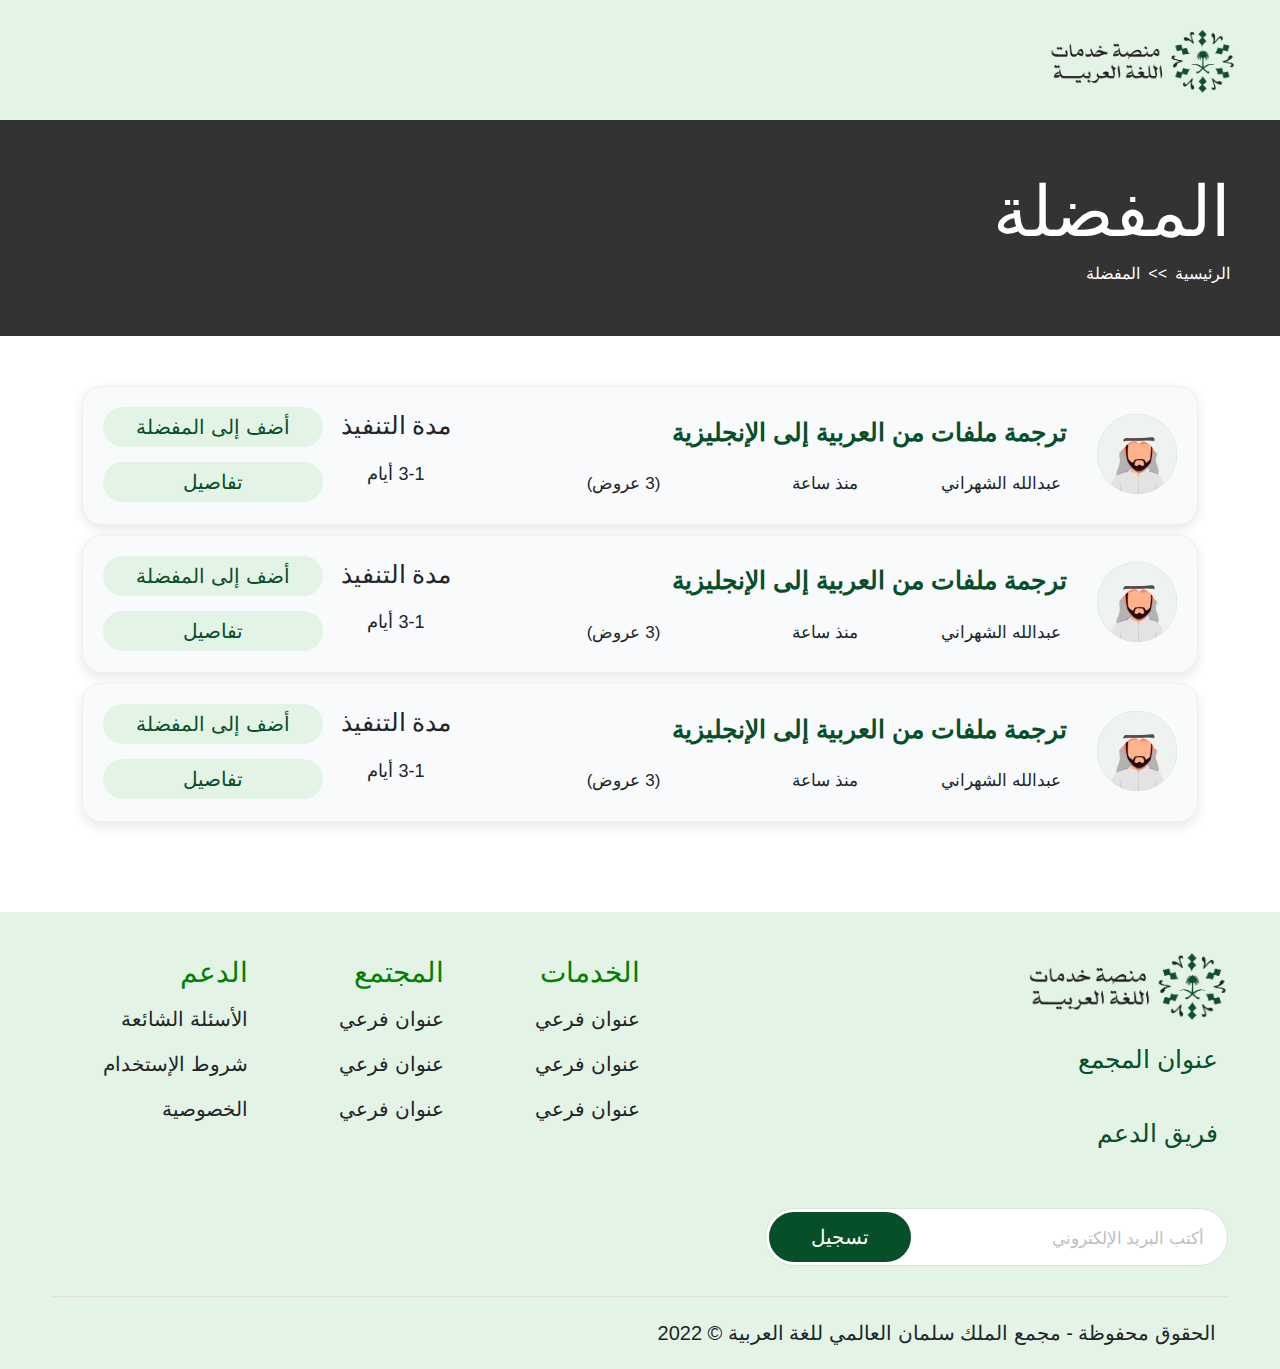
<file: favorite.html>
<!DOCTYPE html>
<html lang="en">

<head>
    <meta charset="UTF-8">
    <meta http-equiv="X-UA-Compatible" content="IE=edge">
    <meta name="viewport" content="width=device-width, initial-scale=1.0">

    <!-- Fontawesome -->
    <link rel="stylesheet" href="https://cdnjs.cloudflare.com/ajax/libs/font-awesome/6.1.1/css/all.min.css" integrity="sha512-KfkfwYDsLkIlwQp6LFnl8zNdLGxu9YAA1QvwINks4PhcElQSvqcyVLLD9aMhXd13uQjoXtEKNosOWaZqXgel0g==" crossorigin="anonymous" referrerpolicy="no-referrer"
    />

    <!-- Bootstrap -->
    <link rel="stylesheet" href="bootstrap.min.css">

    <!-- Custom Style -->
    <link rel="stylesheet" href="style.css">

    <title>منصة خدمات اللغة العربية</title>

</head>

<body dir="rtl">

    <section class="header">

        <div class="header-top" id="myHeader">
            <div class="container-fluid">
                <div class="flex" id="navbar">

                    <a href="index.html" class="logo"><img src="images/logo.png" alt="" width="250"></a>

                    <nav class="menu-navigation">
                        <ul class="primary-list">
                            <li class=""><a href="index.html">الرئيسية</a></li>
                            <li class="has-submenu">
                                <a href="projects.html">المشاريع</a>
                                <ul class="sub-menu">
                                    <li id="" class=""><a href="projects.html" class="">المشاريع</a></li>
                                    <li id="" class=""><a href="projects - details.html" class="">تفاصيل المشروع</a></li>
                                </ul>
                            </li>
                            <li class="has-submenu">
                                <a href="seller-search.html">الخبراء</a>
                                <ul class="sub-menu">
                                    <li id="" class=""><a href="seller-search.html" class="">صفحة البحث عن مقدمي الخدمة</a></li>
                                    <li id="" class=""><a href="seller.html" class="">صفحة مقدم الخدمة</a></li>
                                    <li id="" class=""><a href="buyer.html" class="">صفحة مقدم الطلب</a></li>
                                </ul>
                            </li>
                            <!-- <li><a href="seller-search.html">الخبراء</a></li> -->
                            <li><a href="about.html">عن المنصة</a></li>
                            <!-- <li class="animation start-home"></li> -->
                        </ul>
                        <ul class="secondary-list">
                            <li>
                                <a href="user_login.html" class="">
                                    <i class="fa-solid fa-right-to-bracket"></i>
                                    <span>تسجيل الدخول</span>
                                </a>
                            </li>
                            <li>
                                <a href="user_register.html" class="">
                                    <i class="fa-solid fa-user-plus"></i>
                                    <span>تسجيل جديد</span>
                                </a>
                            </li>
                            <li>
                                <a href="favorite.html" class="favorite-icon">
                                    <i class="fa-solid fa-heart"></i>
                                    <span class="item_total">0</span>
                                    <span class="">المفضلة</span>
                                </a>
                            </li>
                            <li>
                                <a href="#_" class="">
                                    <img class="ar-lang d-none" src="images/ar-lang.png" alt="">
                                    <img class="en-lang" src="images/en-lang.png" alt="">
                                    <span class="lang">English</span>
                                </a>
                            </li>
                        </ul>
                    </nav>

                    <div class="mobile-menu">
                        <a href="#_" class="toggleMobileMenu"><i class="fa-solid fa-bars"></i></a>
                        <div class="mobileMenu">
                            <ul>
                                <li><a href="index.html">الرئيسية</a></li>
                                <li><a href="projects.html">المشاريع</a></li>
                                <li><a href="seller-search.html">الخبراء</a></li>
                                <li><a href="about.html">عن المنصة</a></li>
                            </ul>
                        </div>
                    </div>

                </div>
            </div>
        </div>

    </section>
    <div class="header-bottom-black ">
        <h1 class="" style="font-size: 70px;color:white;">المفضلة</h1>
        <div class="flex justify-content-start gap-2" style="color:white;">
            <p class="m-0">الرئيسية</p>
            <span>>></span>
            <p class="m-0">المفضلة</p>
        </div>
    </div>
    <!-- Services-posts -->
    <section class="main">
        <div class="container">

            <!-- Posts-content -->
            <div class="row justify-content-center posts-container">

                <div class="col-xl-12 search-result">
                    <!-- Post 1 -->
                    <div class="post">
                        <div class="row post-container">
                            <div class="col-sm-8 my-auto post-img">

                                <div class="row post-content">
                                    <div class="col-3 col-sm-2">
                                        <div class="img-container circled-border" style="width: fit-content;">
                                            <img src="images/user-2(circle).png" alt="" style="
                                                border-radius: 50%;
                                                width: 80px;
                                                height: 80px;">
                                        </div>
                                    </div>
                                    <div class="col-9 col-sm-10 post-info">
                                        <a href="projects - details.html" class="row post-title">ترجمة ملفات من العربية إلى الإنجليزية</a>
                                        <div class="row user-info">
                                            <div class="col-4 d-flex align-items-center poster-name" style="padding: 0;">
                                                <i class="fa-solid fa-user"></i>
                                                <p class="">عبدالله الشهراني</p>
                                            </div>
                                            <div class="col-4 d-flex align-items-center post-time" style="padding: 0;">
                                                <i class="fa-solid fa-clock"></i>
                                                <p class="">منذ ساعة</p>
                                            </div>
                                            <div class="col-4 post-bids" style="padding: 0;">
                                                <p class="">(3 عروض)</p>
                                            </div>
                                        </div>
                                    </div>
                                </div>

                            </div>
                            <div class="col-sm-4 my-auto post-content sm-hide">

                                <div class="row">

                                    <div class="col-4">
                                        <div class="col-12 post-delivery">
                                            <p class="row">مدة التنفيذ</p>
                                            <p class="row delivery-time">3-1 أيام</p>
                                        </div>
                                    </div>

                                    <div class="col-8">
                                        <div class="col-12 post-actions">
                                            <a href="#_" class="add-to-favorite d-flex align-items-center">
                                                <span>أضف إلى المفضلة</span>
                                            </a>
                                            <a href="#_" class="post-details">
                                                <span>تفاصيل</span>
                                            </a>
                                        </div>
                                    </div>

                                </div>

                            </div>
                        </div>
                    </div>
                    <!-- Post 2 -->
                    <div class="post">
                        <div class="row post-container">
                            <div class="col-sm-8 my-auto post-img">

                                <div class="row post-content">
                                    <div class="col-3 col-sm-2">
                                        <div class="img-container circled-border" style="width: fit-content;">
                                            <img src="images/user-2(circle).png" alt="" style="
                                                border-radius: 50%;
                                                width: 80px;
                                                height: 80px;">
                                        </div>
                                    </div>
                                    <div class="col-9 col-sm-10 post-info">
                                        <a href="projects - details.html" class="row post-title">ترجمة ملفات من العربية إلى الإنجليزية</a>
                                        <div class="row user-info">
                                            <div class="col-4 d-flex align-items-center poster-name" style="padding: 0;">
                                                <i class="fa-solid fa-user"></i>
                                                <p class="">عبدالله الشهراني</p>
                                            </div>
                                            <div class="col-4 d-flex align-items-center post-time" style="padding: 0;">
                                                <i class="fa-solid fa-clock"></i>
                                                <p class="">منذ ساعة</p>
                                            </div>
                                            <div class="col-4 post-bids" style="padding: 0;">
                                                <p class="">(3 عروض)</p>
                                            </div>
                                        </div>
                                    </div>
                                </div>

                            </div>
                            <div class="col-sm-4 my-auto post-content sm-hide">

                                <div class="row">

                                    <div class="col-4">
                                        <div class="col-12 post-delivery">
                                            <p class="row">مدة التنفيذ</p>
                                            <p class="row delivery-time">3-1 أيام</p>
                                        </div>
                                    </div>

                                    <div class="col-8">
                                        <div class="col-12 post-actions">
                                            <a href="#_" class="add-to-favorite d-flex align-items-center">
                                                <span>أضف إلى المفضلة</span>
                                            </a>
                                            <a href="#_" class="post-details">
                                                <span>تفاصيل</span>
                                            </a>
                                        </div>
                                    </div>

                                </div>

                            </div>
                        </div>
                    </div>
                    <!-- Post 3 -->
                    <div class="post">
                        <div class="row post-container">
                            <div class="col-sm-8 my-auto post-img">

                                <div class="row post-content">
                                    <div class="col-3 col-sm-2">
                                        <div class="img-container circled-border" style="width: fit-content;">
                                            <img src="images/user-2(circle).png" alt="" style="
                                                border-radius: 50%;
                                                width: 80px;
                                                height: 80px;">
                                        </div>
                                    </div>
                                    <div class="col-9 col-sm-10 post-info">
                                        <a href="projects - details.html" class="row post-title">ترجمة ملفات من العربية إلى الإنجليزية</a>
                                        <div class="row user-info">
                                            <div class="col-4 d-flex align-items-center poster-name" style="padding: 0;">
                                                <i class="fa-solid fa-user"></i>
                                                <p class="">عبدالله الشهراني</p>
                                            </div>
                                            <div class="col-4 d-flex align-items-center post-time" style="padding: 0;">
                                                <i class="fa-solid fa-clock"></i>
                                                <p class="">منذ ساعة</p>
                                            </div>
                                            <div class="col-4 post-bids" style="padding: 0;">
                                                <p class="">(3 عروض)</p>
                                            </div>
                                        </div>
                                    </div>
                                </div>

                            </div>
                            <div class="col-sm-4 my-auto post-content sm-hide">

                                <div class="row">

                                    <div class="col-4">
                                        <div class="col-12 post-delivery">
                                            <p class="row">مدة التنفيذ</p>
                                            <p class="row delivery-time">3-1 أيام</p>
                                        </div>
                                    </div>

                                    <div class="col-8">
                                        <div class="col-12 post-actions">
                                            <a href="#_" class="add-to-favorite d-flex align-items-center">
                                                <span>أضف إلى المفضلة</span>
                                            </a>
                                            <a href="#_" class="post-details">
                                                <span>تفاصيل</span>
                                            </a>
                                        </div>
                                    </div>

                                </div>

                            </div>
                        </div>
                    </div>
                </div>

            </div>
        </div>
    </section>

    <section class="footer">
        <div class="footer-container">
            <div class="footer-content row">
                <div class="col-lg-6 col-md-12 col-sm-12 address">
                    <div class="logo">
                        <img src="images/website-logo.png" alt="">
                    </div>
                    <p id="location-address">عنوان المجمع</p>
                    <p id="support-email">فريق الدعم</p>
                    <div class="inputs">
                        <input type="text" placeholder="أكتب البريد الإلكتروني" class="search-field">
                        <a href="#_" class="btn search-btn">تسجيل</a>
                    </div>
                </div>
                <div class="col-lg-6 col-md-12 col-sm-12 flex-row links">
                    <div class="col-lg-4 col-md-4 col-sm-6">
                        <ul class="list">
                            <li>الخدمات</li>
                            <li>عنوان فرعي</li>
                            <li>عنوان فرعي</li>
                            <li>عنوان فرعي</li>
                        </ul>
                    </div>
                    <div class="col-lg-4 col-md-4 col-sm-6">
                        <ul class="list">
                            <li>المجتمع</li>
                            <li>عنوان فرعي</li>
                            <li>عنوان فرعي</li>
                            <li>عنوان فرعي</li>
                        </ul>
                    </div>
                    <div class="col-lg-4 col-md-4 col-sm-6">
                        <ul class="list">
                            <li>الدعم</li>
                            <li>الأسئلة الشائعة</li>
                            <li>شروط الإستخدام</li>
                            <li>الخصوصية</li>
                        </ul>
                    </div>
                </div>
            </div>
            <div class="copywrite flex">
                <p class="content">الحقوق محفوظة - مجمع الملك سلمان العالمي للغة العربية &#169; 2022</p>
                <div class="social-media flex">
                    <a href="#_"><i class="fa-brands fa-linkedin"></i></a>
                    <a href="#_"><i class="fa-brands fa-youtube"></i></i></a>
                    <a href="#_"><i class="fa-brands fa-facebook-square"></i></i></a>
                    <a href="#_"><i class="fa-brands fa-twitter-square"></i></a>
                </div>
            </div>
        </div>
    </section>



    <!-- jQuery if needed -->
    <script src="https://cdnjs.cloudflare.com/ajax/libs/jquery/3.6.0/jquery.min.js" integrity="sha512-894YE6QWD5I59HgZOGReFYm4dnWc1Qt5NtvYSaNcOP+u1T9qYdvdihz0PPSiiqn/+/3e7Jo4EaG7TubfWGUrMQ==" crossorigin="anonymous" referrerpolicy="no-referrer"></script>
    <script src="script.js"></script>
</body>

</html>
</file>
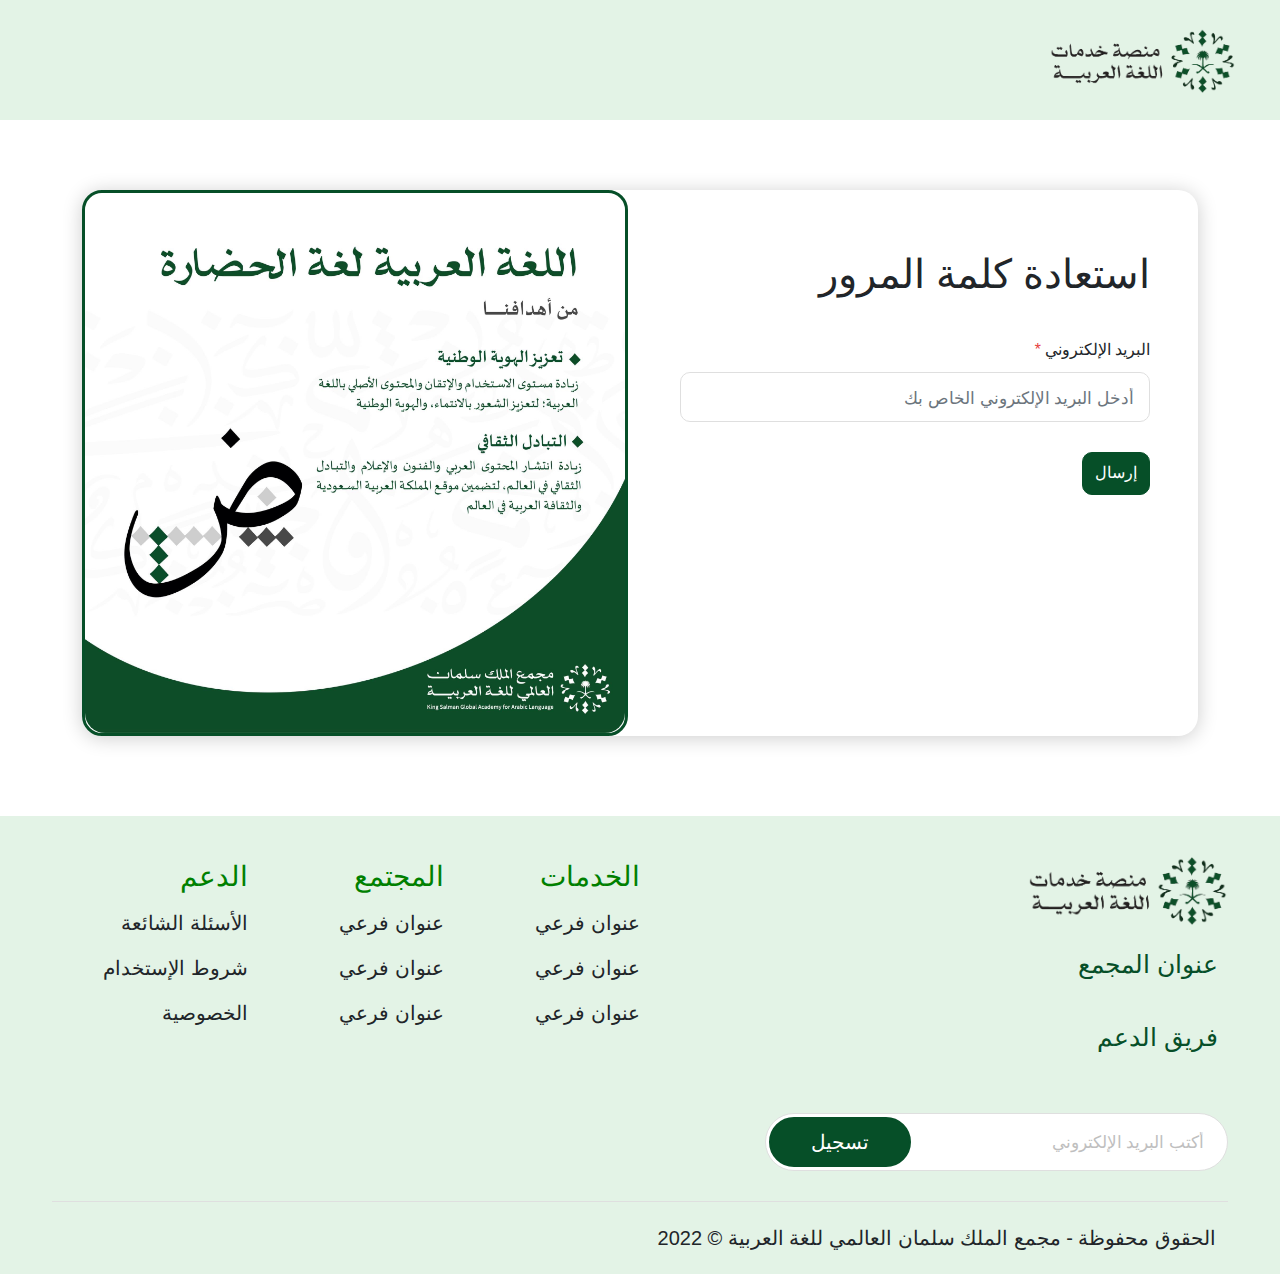
<file: forget-pw.html>
<!DOCTYPE html>
<html lang="en">

<head>
    <meta charset="UTF-8">
    <meta http-equiv="X-UA-Compatible" content="IE=edge">
    <meta name="viewport" content="width=device-width, initial-scale=1.0">
    <link rel="stylesheet" href="https://cdnjs.cloudflare.com/ajax/libs/font-awesome/6.1.1/css/all.min.css" integrity="sha512-KfkfwYDsLkIlwQp6LFnl8zNdLGxu9YAA1QvwINks4PhcElQSvqcyVLLD9aMhXd13uQjoXtEKNosOWaZqXgel0g==" crossorigin="anonymous" referrerpolicy="no-referrer"
    />
    <!-- <link rel="stylesheet" href="fontawesome.min.css"> -->
    <!-- <link rel="stylesheet" href="5.15.3-fontawesome.min.css"> -->
    <link rel="stylesheet" href="bootstrap.min.css">
    <!-- <link rel='stylesheet' id='bootstrap-css' href='https://themebing.com/wp/prolancer/wp-content/themes/prolancer/assets/css/bootstrap.min.css?ver=6.0.1' type='text/css' media='all' /> -->

    <!-- Custom Style -->
    <link rel="stylesheet" href="style.css">

    <!-- Font Family: Sakkal Majalla -->
    <!-- <link href="http://fonts.cdnfonts.com/css/sakkal-majalla-2" rel="stylesheet"> -->
    <title>منصة خدمات اللغة العربية</title>

</head>

<body dir="rtl">

    <section class="header">

        <div class="header-top" id="myHeader">
            <div class="container-fluid">
                <div class="flex" id="navbar">

                    <a href="index.html" class="logo"><img src="images/logo.png" alt="" width="250"></a>

                    <nav class="menu-navigation">
                        <ul class="primary-list">
                            <li class=""><a href="index.html">الرئيسية</a></li>
                            <li class="has-submenu">
                                <a href="projects.html">المشاريع</a>
                                <ul class="sub-menu">
                                    <li id="" class=""><a href="projects.html" class="">المشاريع</a></li>
                                    <li id="" class=""><a href="projects - details.html" class="">تفاصيل المشروع</a></li>
                                </ul>
                            </li>
                            <li class="has-submenu">
                                <a href="seller-search.html">الخبراء</a>
                                <ul class="sub-menu">
                                    <li id="" class=""><a href="seller-search.html" class="">صفحة البحث عن مقدمي الخدمة</a></li>
                                    <li id="" class=""><a href="seller.html" class="">صفحة مقدم الخدمة</a></li>
                                    <li id="" class=""><a href="buyer.html" class="">صفحة مقدم الطلب</a></li>
                                </ul>
                            </li>
                            <!-- <li><a href="seller-search.html">الخبراء</a></li> -->
                            <li><a href="about.html">عن المنصة</a></li>
                            <!-- <li class="animation start-home"></li> -->
                        </ul>
                        <ul class="secondary-list">
                            <li>
                                <a href="user_login.html" class="">
                                    <i class="fa-solid fa-right-to-bracket"></i>
                                    <span>تسجيل الدخول</span>
                                </a>
                            </li>
                            <li>
                                <a href="user_register.html" class="">
                                    <i class="fa-solid fa-user-plus"></i>
                                    <span>تسجيل جديد</span>
                                </a>
                            </li>
                            <li>
                                <a href="favorite.html" class="favorite-icon">
                                    <i class="fa-solid fa-heart"></i>
                                    <span class="item_total">0</span>
                                    <span class="">المفضلة</span>
                                </a>
                            </li>
                            <li>
                                <a href="#_" class="">
                                    <img class="ar-lang d-none" src="images/ar-lang.png" alt="">
                                    <img class="en-lang" src="images/en-lang.png" alt="">
                                    <span class="lang">English</span>
                                </a>
                            </li>
                        </ul>
                    </nav>

                    <div class="mobile-menu">
                        <a href="#_" class="toggleMobileMenu"><i class="fa-solid fa-bars"></i></a>
                        <div class="mobileMenu">
                            <ul>
                                <li><a href="index.html">الرئيسية</a></li>
                                <li><a href="projects.html">المشاريع</a></li>
                                <li><a href="seller-search.html">الخبراء</a></li>
                                <li><a href="about.html">عن المنصة</a></li>
                            </ul>
                        </div>
                    </div>

                </div>
            </div>
        </div>

    </section>


    <div class="main container">
        <div class="login-box">
            <!-- <form action="">

            </form> -->
            <div class="row">

                <div class="col-md-6 col-xs-12 form-section">
                    <h1 class="form-title">استعادة كلمة المرور</h1>
                    <!-- <hr class=""> -->
                    <div class="container-form">
                        <form autocomplete="off">
                            <div class="row">
                                <div class="col-xs-12">
                                    <div class="form-group"><label>البريد الإلكتروني <em class="field-mandatory">*</em></label><input class="form-control" placeholder="أدخل البريد الإلكتروني الخاص بك" type="email" name="email" value=""></div>
                                </div>
                                <div class="col-md-4 col-xs-12"><button type="submit" class="btn btn-primary btn-block">إرسال</button></div>
                            </div>
                        </form>
                    </div>
                </div>

                <div class="col-md-6 col-xs-12 img-section">
                    <div class="img-container">
                        <img src="images/register_bg.jpg" alt="">
                    </div>
                </div>

            </div>
        </div>
    </div>

    <section class="footer">
        <div class="footer-container">
            <div class="footer-content row">
                <div class="col-lg-6 col-md-12 col-sm-12 address">
                    <div class="logo">
                        <img src="images/website-logo.png" alt="">
                    </div>
                    <p id="location-address">عنوان المجمع</p>
                    <p id="support-email">فريق الدعم</p>
                    <div class="inputs">
                        <input type="text" placeholder="أكتب البريد الإلكتروني" class="search-field">
                        <a href="#_" class="btn search-btn">تسجيل</a>
                    </div>
                </div>
                <div class="col-lg-6 col-md-12 col-sm-12 flex-row links">
                    <div class="col-lg-4 col-md-4 col-sm-6">
                        <ul class="list">
                            <li>الخدمات</li>
                            <li>عنوان فرعي</li>
                            <li>عنوان فرعي</li>
                            <li>عنوان فرعي</li>
                        </ul>
                    </div>
                    <div class="col-lg-4 col-md-4 col-sm-6">
                        <ul class="list">
                            <li>المجتمع</li>
                            <li>عنوان فرعي</li>
                            <li>عنوان فرعي</li>
                            <li>عنوان فرعي</li>
                        </ul>
                    </div>
                    <div class="col-lg-4 col-md-4 col-sm-6">
                        <ul class="list">
                            <li>الدعم</li>
                            <li>الأسئلة الشائعة</li>
                            <li>شروط الإستخدام</li>
                            <li>الخصوصية</li>
                        </ul>
                    </div>
                </div>
            </div>
            <div class="copywrite flex">
                <p class="content">الحقوق محفوظة - مجمع الملك سلمان العالمي للغة العربية &#169; 2022</p>
                <div class="social-media flex">
                    <a href="#_"><i class="fa-brands fa-linkedin"></i></a>
                    <a href="#_"><i class="fa-brands fa-youtube"></i></i></a>
                    <a href="#_"><i class="fa-brands fa-facebook-square"></i></i></a>
                    <a href="#_"><i class="fa-brands fa-twitter-square"></i></a>
                </div>
            </div>
        </div>
    </section>



    <script type='text/javascript' src='https://themebing.com/wp/prolancer/wp-content/themes/prolancer/assets/js/bootstrap.min.js?ver=1.2.8' id='bootstrap-js'></script>


    <!-- jQuery if needed -->
    <script src="https://cdnjs.cloudflare.com/ajax/libs/jquery/3.6.0/jquery.min.js" integrity="sha512-894YE6QWD5I59HgZOGReFYm4dnWc1Qt5NtvYSaNcOP+u1T9qYdvdihz0PPSiiqn/+/3e7Jo4EaG7TubfWGUrMQ==" crossorigin="anonymous" referrerpolicy="no-referrer"></script>
    <script src="script.js"></script>
</body>

</html>
</file>
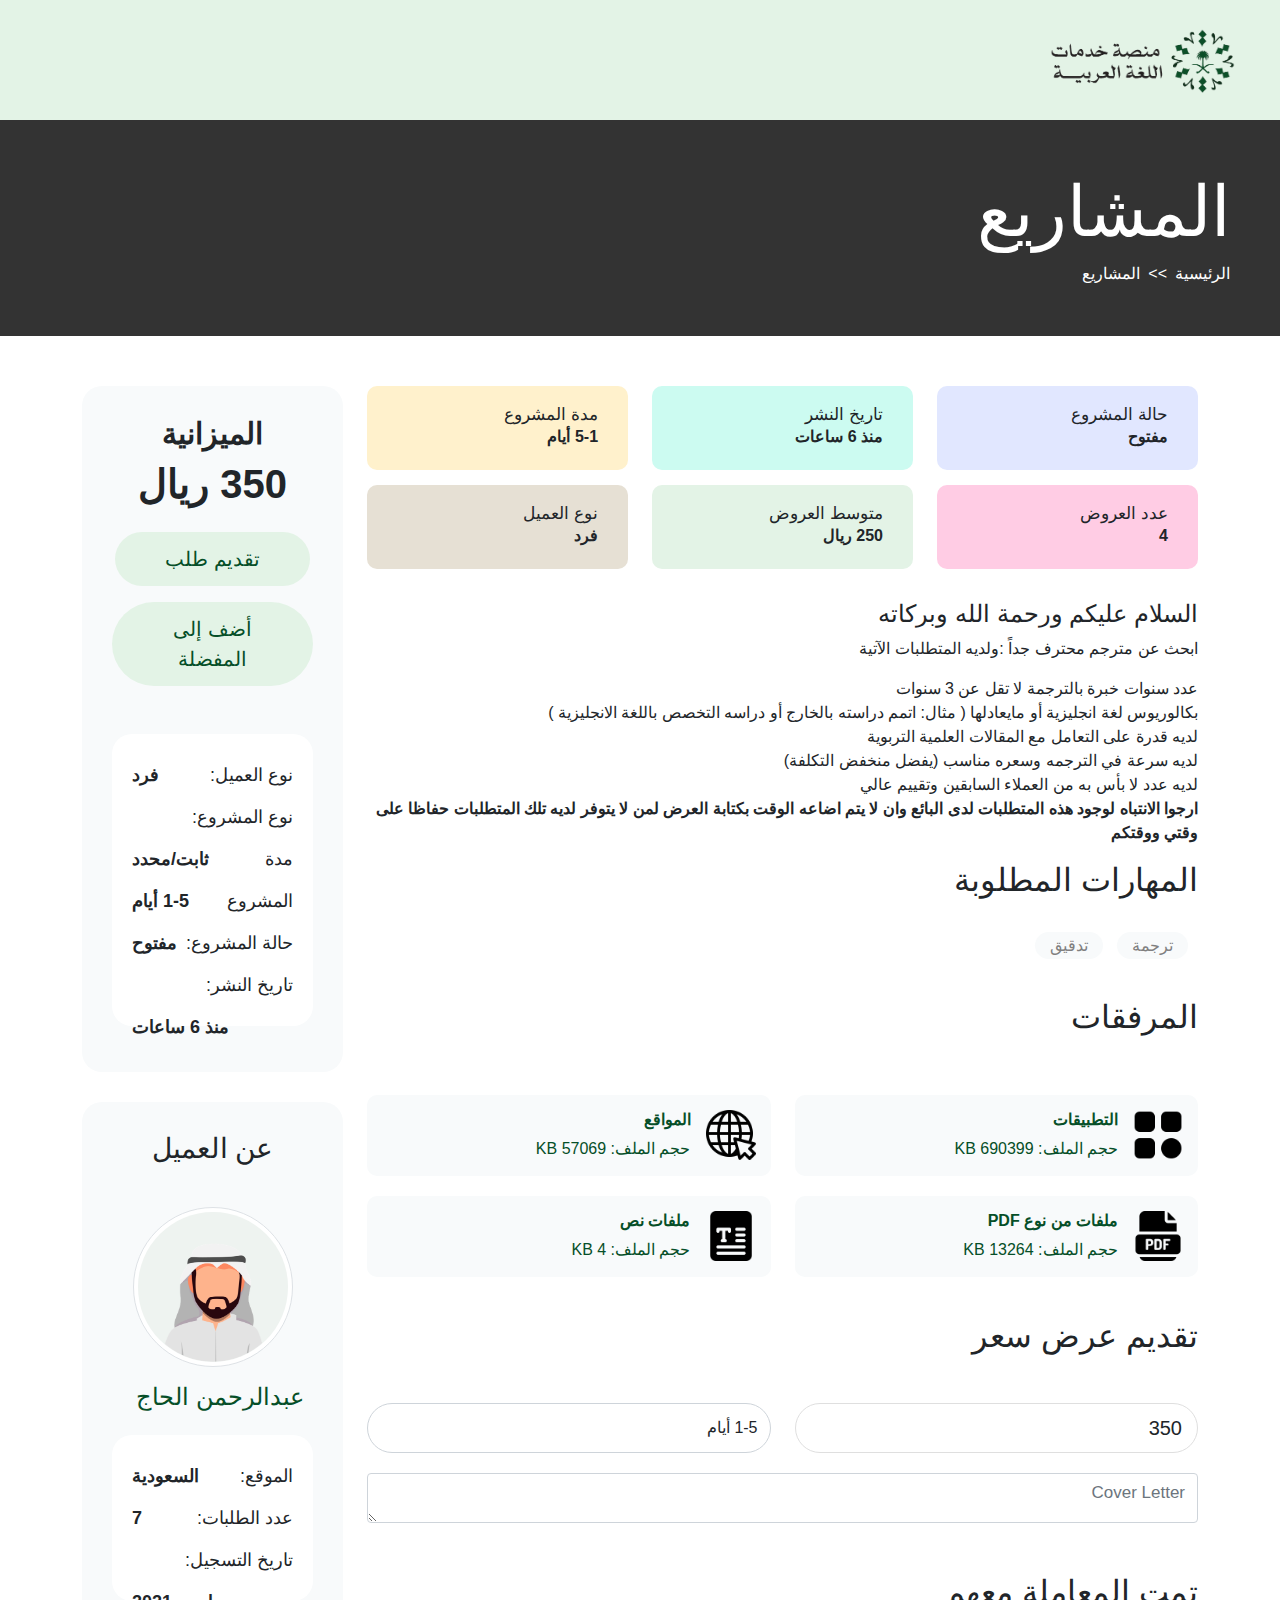
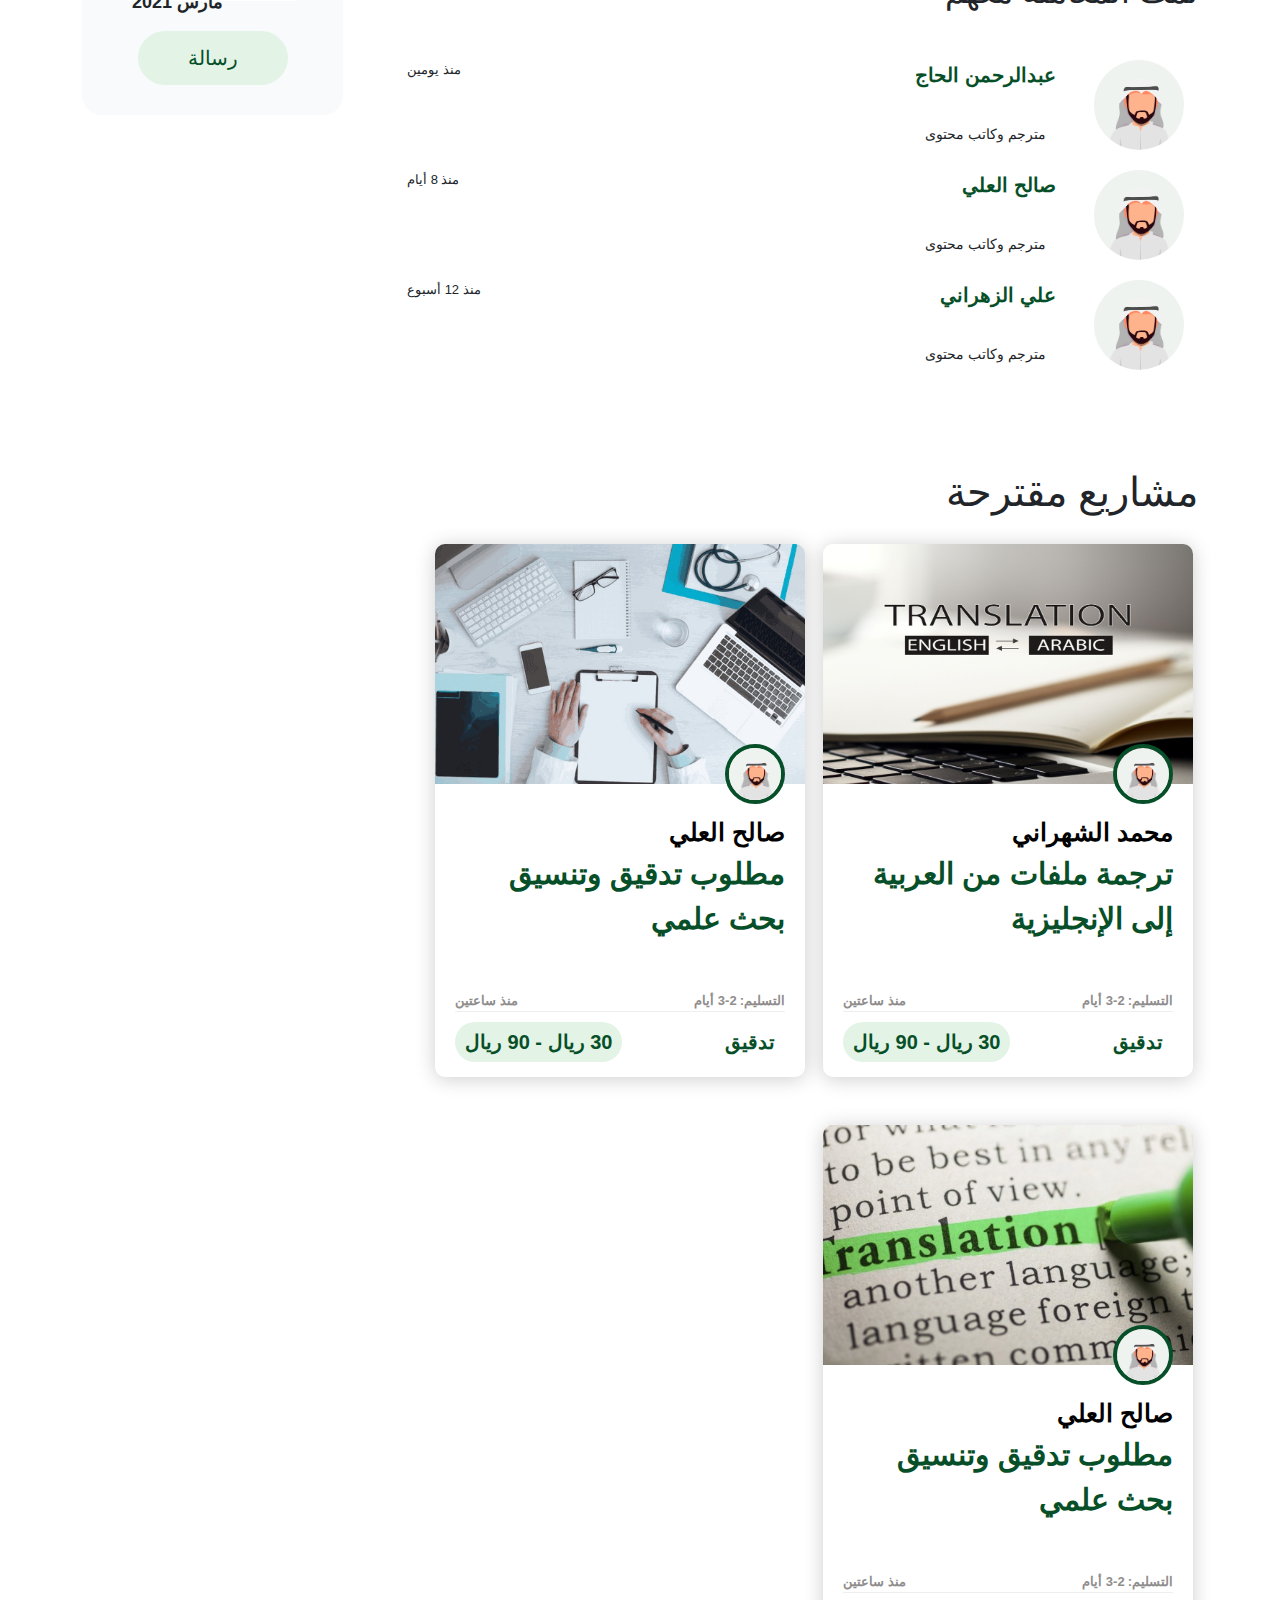
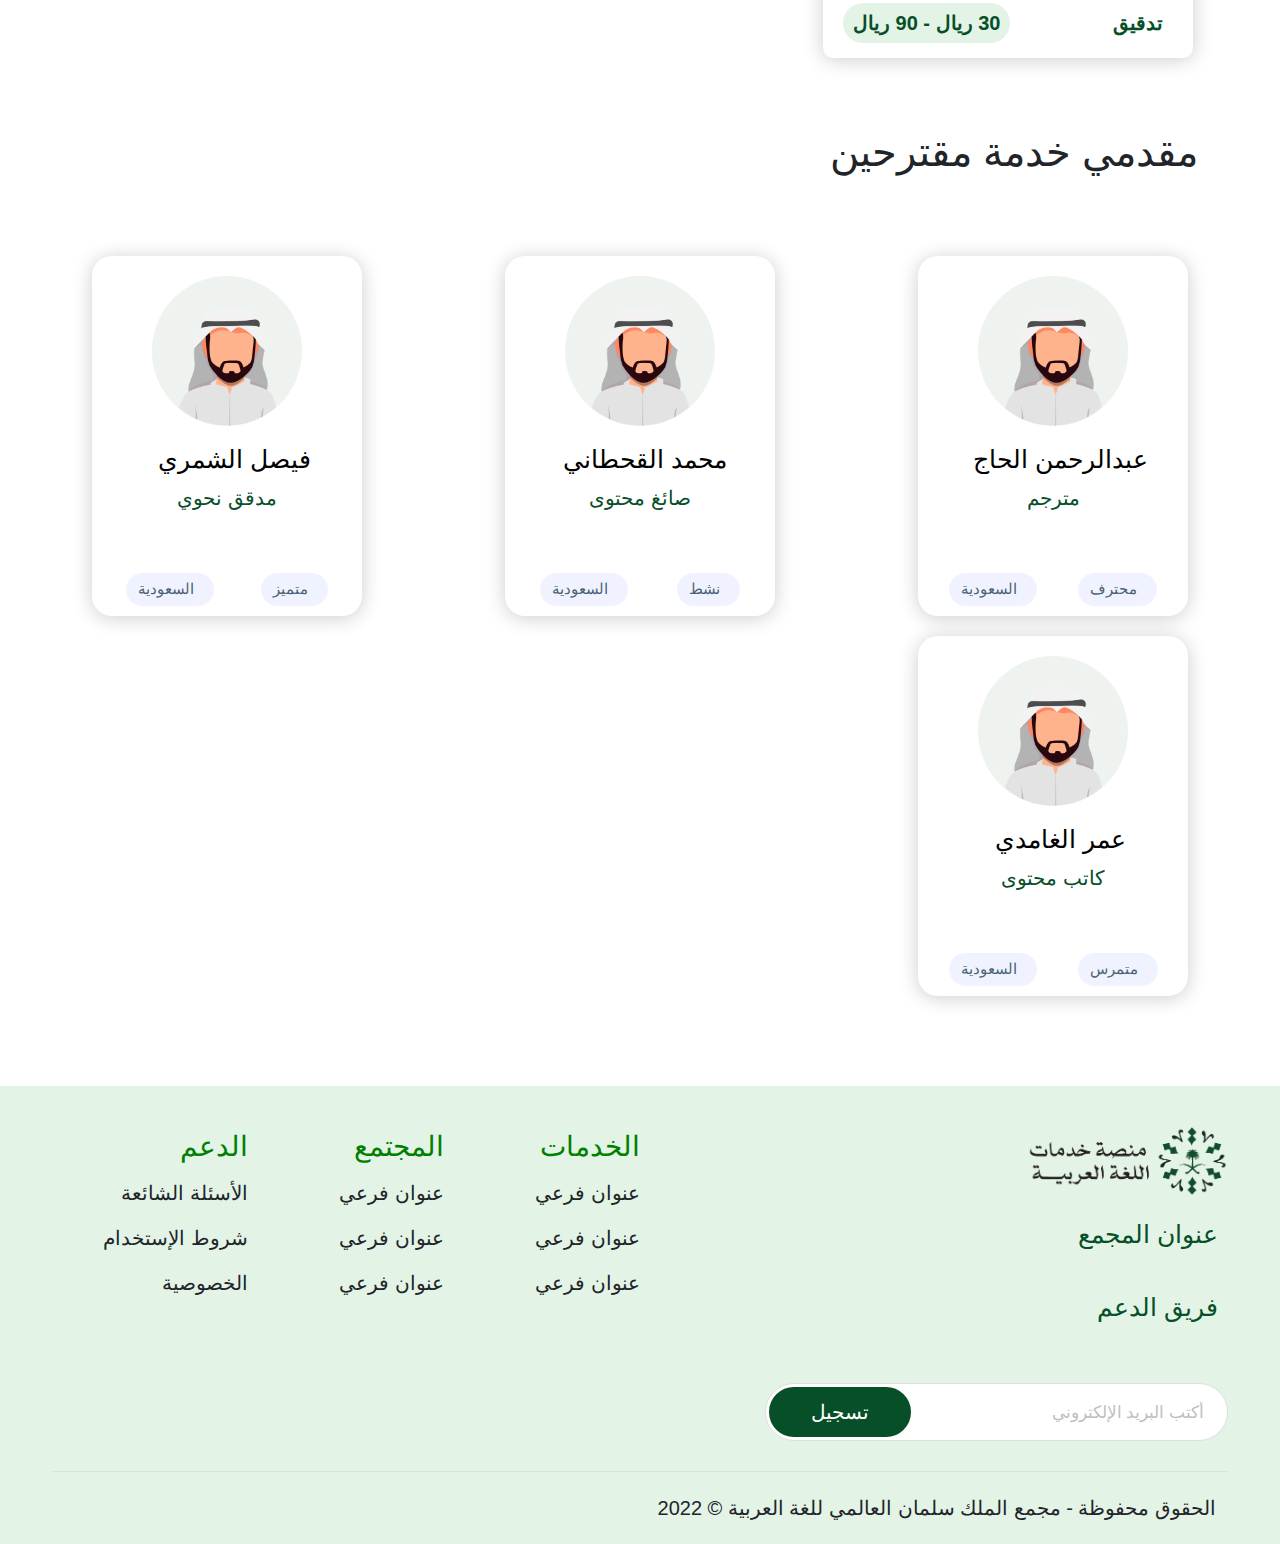
<file: projects - details.html>
<!DOCTYPE html>
<html lang="en">

<head>
    <meta charset="UTF-8">
    <meta http-equiv="X-UA-Compatible" content="IE=edge">
    <meta name="viewport" content="width=device-width, initial-scale=1.0">

    <!-- Fontawesome -->
    <link rel="stylesheet" href="https://cdnjs.cloudflare.com/ajax/libs/font-awesome/6.1.1/css/all.min.css" integrity="sha512-KfkfwYDsLkIlwQp6LFnl8zNdLGxu9YAA1QvwINks4PhcElQSvqcyVLLD9aMhXd13uQjoXtEKNosOWaZqXgel0g==" crossorigin="anonymous" referrerpolicy="no-referrer"
    />
    <!-- <link rel="stylesheet" href="fontawesome.min.css"> -->
    <!-- <link rel="stylesheet" href="5.15.3-fontawesome.min.css"> -->

    <!-- Bootstrap -->
    <link rel="stylesheet" href="bootstrap.min.css">

    <!-- Custom Style -->
    <link rel="stylesheet" href="style.css">

    <title>منصة خدمات اللغة العربية</title>

</head>

<body dir="rtl">

    <section class="header">


        <div class="header-top" id="myHeader">
            <div class="container-fluid">
                <div class="flex" id="navbar">

                    <a href="index.html" class="logo"><img src="images/logo.png" alt="" width="250"></a>

                    <nav class="menu-navigation">
                        <ul class="primary-list">
                            <li class=""><a href="index.html">الرئيسية</a></li>
                            <li class="has-submenu">
                                <a href="projects.html">المشاريع</a>
                                <ul class="sub-menu">
                                    <li id="" class=""><a href="projects.html" class="">المشاريع</a></li>
                                    <li id="" class=""><a href="projects - details.html" class="">تفاصيل المشروع</a></li>
                                </ul>
                            </li>
                            <li class="has-submenu">
                                <a href="seller-search.html">الخبراء</a>
                                <ul class="sub-menu">
                                    <li id="" class=""><a href="seller-search.html" class="">صفحة البحث عن مقدمي الخدمة</a></li>
                                    <li id="" class=""><a href="seller.html" class="">صفحة مقدم الخدمة</a></li>
                                    <li id="" class=""><a href="buyer.html" class="">صفحة مقدم الطلب</a></li>
                                </ul>
                            </li>
                            <!-- <li><a href="seller-search.html">الخبراء</a></li> -->
                            <li><a href="about.html">عن المنصة</a></li>
                            <!-- <li class="animation start-home"></li> -->
                        </ul>
                        <ul class="secondary-list">
                            <li>
                                <a href="user_login.html" class="">
                                    <i class="fa-solid fa-right-to-bracket"></i>
                                    <span>تسجيل الدخول</span>
                                </a>
                            </li>
                            <li>
                                <a href="user_register.html" class="">
                                    <i class="fa-solid fa-user-plus"></i>
                                    <span>تسجيل جديد</span>
                                </a>
                            </li>
                            <li>
                                <a href="favorite.html" class="favorite-icon">
                                    <i class="fa-solid fa-heart"></i>
                                    <span class="item_total">0</span>
                                    <span class="">المفضلة</span>
                                </a>
                            </li>
                            <li>
                                <a href="#_" class="">
                                    <img class="ar-lang d-none" src="images/ar-lang.png" alt="">
                                    <img class="en-lang" src="images/en-lang.png" alt="">
                                    <span class="lang">English</span>
                                </a>
                            </li>
                        </ul>
                    </nav>

                    <div class="mobile-menu">
                        <a href="#_" class="toggleMobileMenu"><i class="fa-solid fa-bars"></i></a>
                        <div class="mobileMenu">
                            <ul>
                                <li><a href="index.html">الرئيسية</a></li>
                                <li><a href="projects.html">المشاريع</a></li>
                                <li><a href="seller-search.html">الخبراء</a></li>
                                <li><a href="about.html">عن المنصة</a></li>
                            </ul>
                        </div>
                    </div>

                </div>
            </div>
        </div>

    </section>

    <div class="header-bottom-black ">
        <h1 class="" style="font-size: 70px;color:white;">المشاريع</h1>
        <div class="flex justify-content-start gap-2" style="color:white;">
            <p class="m-0">الرئيسية</p>
            <span>>></span>
            <p class="m-0">المشاريع</p>
        </div>
    </div>

    <!-- Services-posts -->
    <section class="main">
        <div class="container">

            <!-- Posts-content -->
            <div class="row justify-content-center posts-container">

                <!-- Search Part -->
                <div class="col-xl-9 search-result">

                    <!-- Project - information -->
                    <div class="row project-meta-cards mb-3 red">
                        <div class="col-xl-4 col-md-6">
                            <div class="project-meta light-blue">
                                <div class="my-auto">
                                    <i class="fa-solid fa-id-card-clip"></i>
                                </div>
                                <div class="my-auto">
                                    <span>حالة المشروع</span>
                                    <h6>مفتوح</h6>
                                </div>
                            </div>
                        </div>
                        <div class="col-xl-4 col-md-6">
                            <div class="project-meta light-cyan">
                                <div class="my-auto">
                                    <i class="fa-solid fa-chart-pie"></i>
                                </div>
                                <div class="my-auto">
                                    <span>تاريخ النشر</span>
                                    <h6>منذ 6 ساعات</h6>
                                </div>
                            </div>
                        </div>
                        <div class="col-xl-4 col-md-6">
                            <div class="project-meta light-yellow">
                                <div class="my-auto">
                                    <i class="fa-solid fa-clock"></i>
                                </div>
                                <div class="my-auto">
                                    <span>مدة المشروع</span>
                                    <h6>5-1 أيام</h6>
                                </div>
                            </div>
                        </div>
                        <div class="col-xl-4 col-md-6">
                            <div class="project-meta light-red">
                                <div class="my-auto">
                                    <i class="fa-solid fa-hashtag"></i>
                                </div>
                                <div class="my-auto">
                                    <span>عدد العروض</span>
                                    <h6>4</h6>
                                </div>
                            </div>
                        </div>
                        <div class="col-xl-4 col-md-6">
                            <div class="project-meta light-green">
                                <div class="my-auto">
                                    <i class="fa-solid fa-user"></i>
                                </div>
                                <div class="my-auto">
                                    <span>متوسط العروض</span>
                                    <h6>250 ريال</h6>
                                </div>
                            </div>
                        </div>
                        <div class="col-xl-4 col-md-6">
                            <div class="project-meta light-coffee">
                                <div class="my-auto">
                                    <i class="fa-solid fa-bullhorn"></i>
                                </div>
                                <div class="my-auto">
                                    <span>نوع العميل</span>
                                    <h6>فرد</h6>
                                </div>
                            </div>
                        </div>
                    </div>
                    <!-- Project - details -->
                    <div class="project-entry-content">
                        <h4>السلام عليكم ورحمة الله وبركاته</h4>
                        <p>ابحث عن مترجم محترف جداً :ولديه المتطلبات الآتية</p>
                        <ul>
                            <li>عدد سنوات خبرة بالترجمة لا تقل عن 3 سنوات</li>
                            <li>بكالوريوس لغة انجليزية أو مايعادلها ( مثال: اتمم دراسته بالخارج أو دراسه التخصص باللغة الانجليزية )</li>
                            <li>لديه قدرة على التعامل مع المقالات العلمية التربوية</li>
                            <li>لديه سرعة في الترجمه وسعره مناسب (يفضل منخفض التكلفة)</li>
                            <li>لديه عدد لا بأس به من العملاء السابقين وتقييم عالي</li>
                            <b>ارجوا الانتباه لوجود هذه المتطلبات لدى البائع وان لا يتم اضاعه الوقت بكتابة العرض لمن لا يتوفر لديه تلك المتطلبات حفاظا على وقتي ووقتكم</b>
                        </ul>
                    </div>
                    <!-- Project - skills-required -->
                    <div class="skills-required">
                        <h2 class="mb-4">المهارات المطلوبة</h2>
                        <a href="#_">ترجمة</a>
                        <a href="#_">تدقيق</a>
                    </div>
                    <!-- Project - attachments -->
                    <div class="project-attachments">
                        <h2 class="mb-5">المرفقات</h2>
                        <div class="row">
                            <div class="col-md-6">
                                <a class="project-attachment" href="#_">
                                    <img src="images/apps.png">
                                    <div>
                                        <h6>التطبيقات</h6>
                                        <span>حجم الملف: 690399 KB</span>
                                    </div>
                                </a>
                            </div>
                            <div class="col-md-6">
                                <a class="project-attachment" href="#_">
                                    <img src="images/internet.png">
                                    <div>
                                        <h6>المواقع</h6>
                                        <span>حجم الملف: 57069 KB</span>
                                    </div>
                                </a>
                            </div>
                            <div class="col-md-6">
                                <a class="project-attachment" href="#_">
                                    <img src="images/pdf.png">
                                    <div>
                                        <h6>ملفات من نوع PDF</h6>
                                        <span>حجم الملف: 13264 KB</span>
                                    </div>
                                </a>
                            </div>
                            <div class="col-md-6">
                                <a class="project-attachment" href="#_">
                                    <img src="images/text-format.png">
                                    <div>
                                        <h6>ملفات نص</h6>
                                        <span>حجم الملف: 4 KB</span>
                                    </div>
                                </a>
                            </div>
                        </div>
                    </div>
                    <!-- Send - Proposal -->
                    <form id="proposal-form">
                        <h2 class="mb-5">تقديم عرض سعر</h2>
                        <div class="row">
                            <div class="col-md-6">
                                <input class="form-control" type="number" name="proposal_price" value="350">
                            </div>
                            <div class="col-md-6">
                                <select class="form-control" name="proposal_project_duration">
                                    <option value="58">1-3 أيام</option>
                                    <option selected="selected" value="59">1-5 أيام</option>
                                    <option value="61">شهر</option>
                                    <option value="62">سنة</option>
                                </select>
                            </div>
                            <div class="col-md-12">
                                <textarea class="form-control" name="proposal_cover_letter" cols="30" rows="30" placeholder="Cover Letter"></textarea>
                            </div>
                        </div>
                    </form>
                    <!-- Reviews -->
                    <div class="review">
                        <h2 class="mb-5">تمت المعاملة معهم</h2>
                        <!-- 1 -->
                        <div class="row">
                            <div class="col-3 col-md-2 col-xs-3 text-left text-md-center">
                                <img src="images/user-2(circle).png" class="" alt="">
                            </div>
                            <div class="col-9 col-md-10 col-xs-9 pr-0">
                                <div class="commenter">
                                    <a href="#_">عبدالرحمن الحاج</a>
                                    <span>منذ يومين</span>
                                    <div class="stars">
                                        <div class="star-received">
                                            <i class="fas fa-star"></i>
                                            <i class="fas fa-star"></i>
                                            <i class="fas fa-star"></i>
                                            <i class="fas fa-star"></i>
                                            <i class="fas fa-star"></i>
                                        </div>
                                    </div>
                                </div>
                                <p class="mb-0 job-title">
                                    <i class="fa-solid fa-suitcase"></i>
                                    <span>مترجم وكاتب محتوى</span>
                                </p>
                            </div>
                        </div>
                        <!-- 2 -->
                        <div class="row">
                            <div class="col-3 col-md-2 col-xs-3 text-left text-md-center">
                                <img src="images/user-2(circle).png" class="" alt="">
                            </div>
                            <div class="col-9 col-md-10 col-xs-9 pr-0">
                                <div class="commenter">
                                    <a href="#_">صالح العلي</a>
                                    <span>منذ 8 أيام</span>
                                    <div class="stars">
                                        <div class="star-received">
                                            <i class="fas fa-star"></i>
                                            <i class="fas fa-star"></i>
                                            <i class="fas fa-star"></i>
                                            <i class="fas fa-star"></i>
                                            <i class="fas fa-star"></i>
                                        </div>
                                    </div>
                                </div>
                                <p class="mb-0 job-title">
                                    <i class="fa-solid fa-suitcase"></i>
                                    <span>مترجم وكاتب محتوى</span>
                                </p>
                            </div>
                        </div>
                        <!-- 3 -->
                        <div class="row">
                            <div class="col-3 col-md-2 col-xs-3 text-left text-md-center">
                                <img src="images/user-2(circle).png" class="" alt="">
                            </div>
                            <div class="col-9 col-md-10 col-xs-9 pr-0">
                                <div class="commenter">
                                    <a href="#_">علي الزهراني</a>
                                    <span>منذ 12 أسبوع</span>
                                    <div class="stars">
                                        <div class="star-received">
                                            <i class="fas fa-star"></i>
                                            <i class="fas fa-star"></i>
                                            <i class="fas fa-star"></i>
                                            <i class="fas fa-star"></i>
                                            <i class="fas fa-star"></i>
                                        </div>
                                    </div>
                                </div>
                                <p class="mb-0 job-title">
                                    <i class="fa-solid fa-suitcase"></i>
                                    <span>مترجم وكاتب محتوى</span>
                                </p>
                            </div>
                        </div>
                    </div>

                </div>

                <!-- Information Part -->
                <div class="col-xl-3 position-relative search-filter">
                    <!-- <aside id="secondary" class="filter-area"> -->
                    <div id="" class="filter">

                        <div class="project-widget">
                            <div class="text-center">
                                <h5>الميزانية</h5>
                                <h1>350 ريال</h1>
                                <div>
                                    <a href="#_" class="submit-proposal rgb-btn d-md-block d-lg-inline-block mt-3 mb-3" data-project-id="65">
                                        <span>تقديم طلب</span>
                                    </a>
                                    <a href="#" class="rgb-btn add-to-favorite d-md-block d-lg-inline-block wishlist-project" data-id="65">
                                        <span>أضف إلى المفضلة</span>
                                    </a>
                                </div>
                            </div>
                            <ul class="list-unstyled mt-5 mb-3 meta">
                                <li class="text-left">نوع العميل:<b class="float-start">فرد</b></li>
                                <li class="text-left">نوع المشروع:<b class="float-start">ثابت/محدد</b></li>
                                <li class="text-left">مدة المشروع<b class="float-start">1-5 أيام</b></li>
                                <li class="text-left">حالة المشروع:<b class="float-start">مفتوح</b></li>
                                <li class="text-left">تاريخ النشر:<b class="float-start">منذ 6 ساعات</b></li>
                            </ul>
                        </div>

                        <div class="project-widget">
                            <div class="text-center">
                                <h3 class="project-widget-title">عن العميل</h3>
                                <a href="#_">
                                    <img src="images/user-2(circle).png" class="mb-3 rounded-circle img-thumbnail" alt="" style="width: 160px; height: 160px;">
                                </a>
                                <a href="#_" target="_blank">
                                    <h4>عبدالرحمن الحاج<i class="fas fa-check-circle verified" title="Verified"></i></h4>
                                </a>
                            </div>
                            <ul class="list-unstyled mt-4 meta">
                                <li class="text-left">الموقع:<b class="float-start">السعودية</b></li>
                                <li class="text-left">عدد الطلبات:<b class="float-start">7</b></li>
                                <li class="text-left">تاريخ التسجيل:<b class="float-start">مارس 2021</b></li>
                            </ul>
                            <div class="text-center">
                                <a href="#_" class="rgb-btn mt-2" data-bs-toggle="modal" data-bs-target="#message65">
                                    رسالة 
                                </a>
                            </div>
                        </div>

                    </div>
                    <!-- </aside> -->
                </div>

            </div>

            <!-- Proposed Projects -->
            <h1 class="mt-5">مشاريع مقترحة</h1>
            <div class="featured-service-category-container gap-2 justify-content-start">
                <!-- card 1 -->
                <div class="post-card">

                    <a href="projects - details.html" class="post-header">
                        <img src="images/post-1.jpg">
                    </a>

                    <div class="post-body">
                        <a href="buyer.html" class="user-img">
                            <img src="images/user-2(circle).png">
                        </a>

                        <div class="post-info">
                            <div class="flex">
                                <a href="buyer.html" class="name">محمد الشهراني</a>
                                <span class="bookmark">
                                    <i class="fa-solid fa-bookmark"></i>
                                </span>
                            </div>
                            <a href="projects - details.html" class="post-title">ترجمة ملفات من العربية إلى الإنجليزية</a>
                            <!-- <div class="post-date">
                            <span class="date"><p>التسليم:</p><p class="delivery-time">3-1 أيام</p></span>
                            <span class="time"><p><i class="fa-solid fa-clock"></i></p><p class="post-time">منذ ساعة</p></span>
                            </div> -->
                        </div>

                        <div class="post-footer">
                            <div class="post-date">
                                <span class="date"><p>التسليم:</p><p class="delivery-time">3-2 أيام</p></span>
                                <span class="time"><p><i class="fa-solid fa-clock"></i></p><p class="post-time">منذ ساعتين</p></span>
                            </div>
                            <div class="tag">
                                <span class="tag-type">
                                                        <i class="fa-solid fa-tag"></i>
                                                        <p class="post-tag">تدقيق</p>    
                                                    </span>
                                <p class="service-price"><span class="from">30</span> ريال - <span class="to">90</span> ريال</p>
                            </div>
                        </div>
                    </div>

                </div>

                <!-- card 2 -->
                <div class="post-card">

                    <a href="projects - details.html" class="post-header">
                        <img src="images/post-2.jpg">
                    </a>

                    <div class="post-body">
                        <a href="buyer.html" class="user-img">
                            <img src="images/user-2(circle).png">
                        </a>

                        <div class="post-info">
                            <div class="flex">
                                <a href="buyer.html" class="name">صالح العلي</a>
                                <span class="bookmark">
                                    <i class="fa-solid fa-bookmark"></i>
                                </span>
                            </div>
                            <a href="projects - details.html" class="post-title">مطلوب تدقيق وتنسيق بحث علمي</a>
                        </div>

                        <div class="post-footer">
                            <div class="post-date">
                                <span class="date"><p>التسليم:</p><p class="delivery-time">3-2 أيام</p></span>
                                <span class="time"><p><i class="fa-solid fa-clock"></i></p><p class="post-time">منذ ساعتين</p></span>
                            </div>
                            <div class="tag">
                                <span class="tag-type">
                                                        <i class="fa-solid fa-tag"></i>
                                                        <p class="post-tag">تدقيق</p>    
                                                    </span>
                                <p class="service-price"><span class="from">30</span> ريال - <span class="to">90</span> ريال</p>
                            </div>
                        </div>

                    </div>

                </div>

                <!-- card 3 -->
                <div class="post-card">

                    <a href="projects - details.html" class="post-header">
                        <img src="images/post-3.jpg">
                    </a>

                    <div class="post-body">
                        <a href="buyer.html" class="user-img">
                            <img src="images/user-2(circle).png">
                        </a>

                        <div class="post-info">
                            <div class="flex">
                                <a href="buyer.html" class="name">صالح العلي</a>
                                <span class="bookmark">
                                                        <i class="fa-solid fa-bookmark"></i>
                                                    </span>
                            </div>
                            <a href="projects - details.html" class="post-title">مطلوب تدقيق وتنسيق بحث علمي</a>
                        </div>

                        <div class="post-footer">
                            <div class="post-date">
                                <span class="date"><p>التسليم:</p><p class="delivery-time">3-2 أيام</p></span>
                                <span class="time"><p><i class="fa-solid fa-clock"></i></p><p class="post-time">منذ ساعتين</p></span>
                            </div>
                            <div class="tag">
                                <span class="tag-type">
                                                        <i class="fa-solid fa-tag"></i>
                                                        <p class="post-tag">تدقيق</p>    
                                                    </span>
                                <p class="service-price"><span class="from">30</span> ريال - <span class="to">90</span> ريال</p>
                            </div>
                        </div>

                    </div>

                </div>

            </div>
            <!-- Featured Experts -->
            <div class="featured-expert">
                <h1 class="mb-5">مقدمي خدمة مقترحين</h1>
                <!-- <p class="sub-title">تقديم خدمات ذات طابع فريد من نوعه بدقة عالية وسرعة في الأداء</p> -->
                <div class="featured-expert-container">

                    <!-- expert card 1 -->
                    <div class="expert-card">

                        <div class="expert-img">
                            <img src="images/user-2(circle).png">
                        </div>

                        <div class="expert-body">

                            <div class="expert-detail">
                                <div class="name flex">
                                    <p class="expert-name">عبدالرحمن الحاج</p>
                                    <span class="check">
                                                            <i class="fa-solid fa-circle-check"></i>
                                                        </span>
                                </div>
                                <p class="career">مترجم</p>
                                <span class="rate">
                                                        <i class="fa-solid fa-star-half-stroke"></i>
                                                        <i class="fa-solid fa-star"></i>
                                                        <i class="fa-solid fa-star"></i>
                                                        <i class="fa-solid fa-star"></i>
                                                        <i class="fa-solid fa-star"></i>
                                                    </span>
                            </div>

                            <div class="expert-footer">
                                <div class="level">
                                    <i class="fa-solid fa-user-shield"></i>
                                    <p>محترف</p>
                                </div>
                                <div class="country">
                                    <i class="fa-solid fa-earth-asia"></i>
                                    <p>السعودية</p>
                                </div>
                            </div>

                        </div>

                    </div>

                    <!-- expert card 2 -->
                    <div class="expert-card">

                        <div class="expert-img">
                            <img src="images/user-2(circle).png">
                        </div>

                        <div class="expert-body">

                            <div class="expert-detail">
                                <div class="name flex">
                                    <p class="expert-name">محمد القحطاني</p>
                                    <span class="check">
                                                            <!-- <i class="fa-solid fa-circle-check"></i> -->
                                                        </span>
                                </div>
                                <p class="career">صائغ محتوى</p>
                                <span class="rate">
                                                        <i class="fa-solid fa-star-half-stroke"></i>
                                                        <i class="fa-solid fa-star"></i>
                                                        <i class="fa-solid fa-star"></i>
                                                        <i class="fa-solid fa-star"></i>
                                                        <i class="fa-solid fa-star"></i>
                                                    </span>
                            </div>

                            <div class="expert-footer">
                                <div class="level">
                                    <i class="fa-solid fa-user-shield"></i>
                                    <p>نشط</p>
                                </div>
                                <div class="country">
                                    <i class="fa-solid fa-earth-asia"></i>
                                    <p>السعودية</p>
                                </div>
                            </div>

                        </div>

                    </div>

                    <!-- expert card 3 -->
                    <div class="expert-card">

                        <div class="expert-img">
                            <img src="images/user-2(circle).png">
                        </div>

                        <div class="expert-body">

                            <div class="expert-detail">
                                <div class="name flex">
                                    <p class="expert-name">فيصل الشمري</p>
                                    <span class="check">
                                                            <i class="fa-solid fa-circle-check"></i>
                                                        </span>
                                </div>
                                <p class="career">مدقق نحوي</p>
                                <span class="rate">
                                                        <i class="fa-solid fa-star-half-stroke"></i>
                                                        <i class="fa-solid fa-star"></i>
                                                        <i class="fa-solid fa-star"></i>
                                                        <i class="fa-solid fa-star"></i>
                                                        <i class="fa-solid fa-star"></i>
                                                    </span>
                            </div>

                            <div class="expert-footer">
                                <div class="level">
                                    <i class="fa-solid fa-user-shield"></i>
                                    <p>متميز</p>
                                </div>
                                <div class="country">
                                    <i class="fa-solid fa-earth-asia"></i>
                                    <p>السعودية</p>
                                </div>
                            </div>

                        </div>

                    </div>

                    <!-- expert card 4 -->
                    <div class="expert-card">

                        <div class="expert-img">
                            <img src="images/user-2(circle).png">
                        </div>

                        <div class="expert-body">

                            <div class="expert-detail">
                                <div class="name flex">
                                    <p class="expert-name">عمر الغامدي</p>
                                    <span class="check">
                                                            <i class="fa-solid fa-circle-check"></i>
                                                        </span>
                                </div>
                                <p class="career">كاتب محتوى</p>
                                <span class="rate">
                                                        <i class="fa-solid fa-star-half-stroke"></i>
                                                        <i class="fa-solid fa-star"></i>
                                                        <i class="fa-solid fa-star"></i>
                                                        <i class="fa-solid fa-star"></i>
                                                        <i class="fa-solid fa-star"></i>
                                                    </span>
                            </div>

                            <div class="expert-footer">
                                <div class="level">
                                    <i class="fa-solid fa-user-shield"></i>
                                    <p>متمرس</p>
                                </div>
                                <div class="country">
                                    <i class="fa-solid fa-earth-asia"></i>
                                    <p>السعودية</p>
                                </div>
                            </div>

                        </div>

                    </div>

                </div>

            </div>

        </div>

    </section>

    <section class="footer">
        <div class="footer-container">
            <div class="footer-content row">
                <div class="col-lg-6 col-md-12 col-sm-12 address">
                    <div class="logo">
                        <img src="images/website-logo.png" alt="">
                    </div>
                    <p id="location-address">عنوان المجمع</p>
                    <p id="support-email">فريق الدعم</p>
                    <div class="inputs">
                        <input type="text" placeholder="أكتب البريد الإلكتروني" class="search-field">
                        <a href="#_" class="btn search-btn">تسجيل</a>
                    </div>
                </div>
                <div class="col-lg-6 col-md-12 col-sm-12 flex-row links">
                    <div class="col-lg-4 col-md-4 col-sm-6">
                        <ul class="list">
                            <li>الخدمات</li>
                            <li>عنوان فرعي</li>
                            <li>عنوان فرعي</li>
                            <li>عنوان فرعي</li>
                        </ul>
                    </div>
                    <div class="col-lg-4 col-md-4 col-sm-6">
                        <ul class="list">
                            <li>المجتمع</li>
                            <li>عنوان فرعي</li>
                            <li>عنوان فرعي</li>
                            <li>عنوان فرعي</li>
                        </ul>
                    </div>
                    <div class="col-lg-4 col-md-4 col-sm-6">
                        <ul class="list">
                            <li>الدعم</li>
                            <li>الأسئلة الشائعة</li>
                            <li>شروط الإستخدام</li>
                            <li>الخصوصية</li>
                        </ul>
                    </div>
                </div>
            </div>
            <div class="copywrite flex">
                <p class="content">الحقوق محفوظة - مجمع الملك سلمان العالمي للغة العربية &#169; 2022</p>
                <div class="social-media flex">
                    <a href="#_"><i class="fa-brands fa-linkedin"></i></a>
                    <a href="#_"><i class="fa-brands fa-youtube"></i></i></a>
                    <a href="#_"><i class="fa-brands fa-facebook-square"></i></i></a>
                    <a href="#_"><i class="fa-brands fa-twitter-square"></i></a>
                </div>
            </div>
        </div>
    </section>



    <!-- jQuery if needed -->
    <script src="https://cdnjs.cloudflare.com/ajax/libs/jquery/3.6.0/jquery.min.js" integrity="sha512-894YE6QWD5I59HgZOGReFYm4dnWc1Qt5NtvYSaNcOP+u1T9qYdvdihz0PPSiiqn/+/3e7Jo4EaG7TubfWGUrMQ==" crossorigin="anonymous" referrerpolicy="no-referrer"></script>
    <script src="script.js"></script>
</body>

</html>
</file>
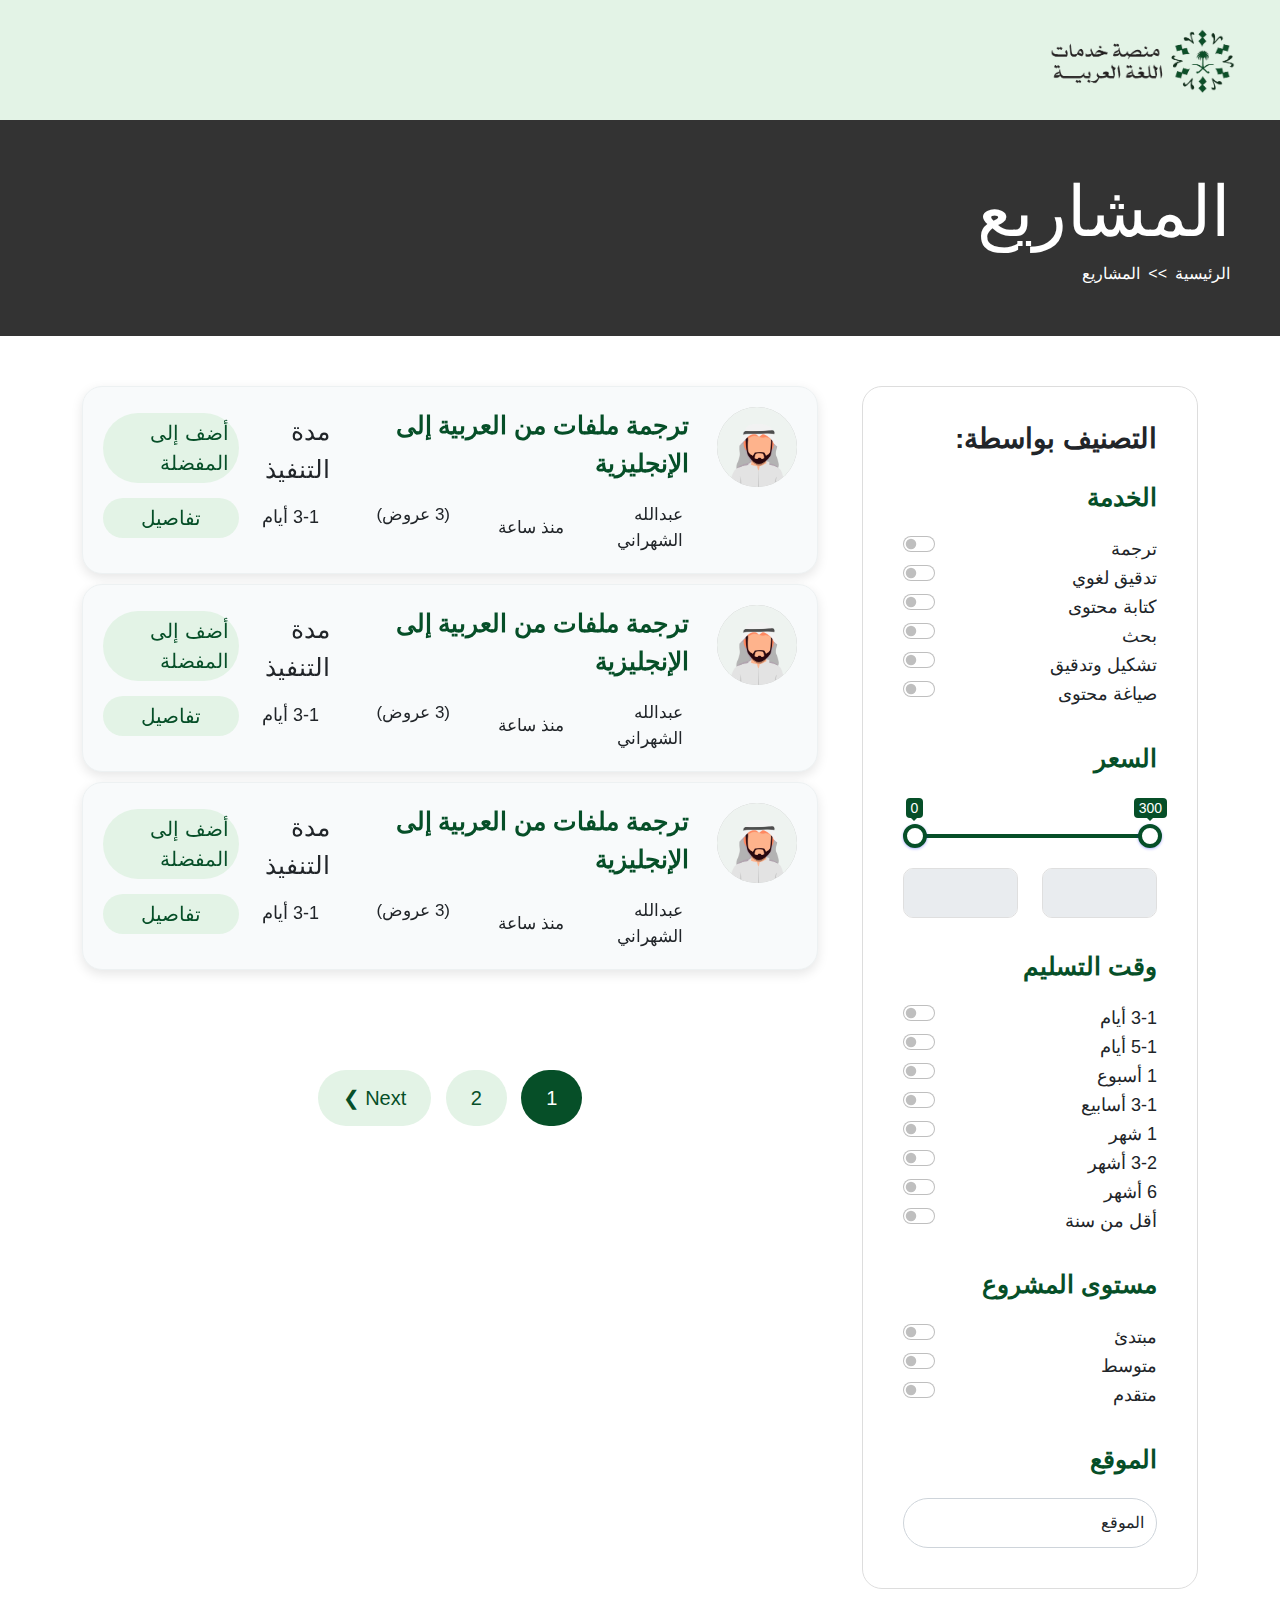
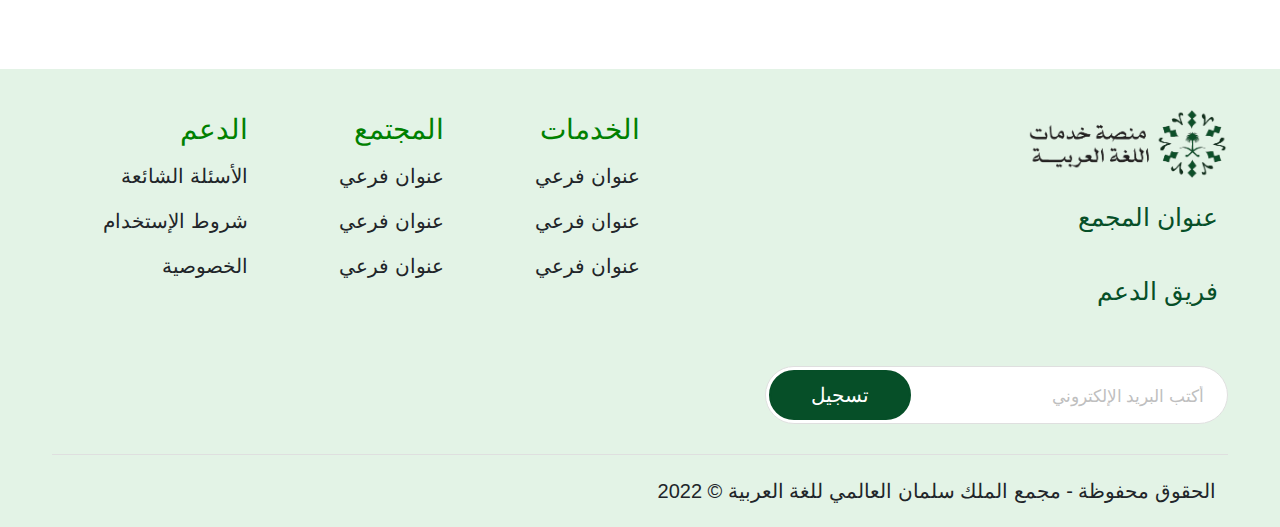
<file: projects.html>
<!DOCTYPE html>
<html lang="en">

<head>
    <meta charset="UTF-8">
    <meta http-equiv="X-UA-Compatible" content="IE=edge">
    <meta name="viewport" content="width=device-width, initial-scale=1.0">

    <!-- Fontawesome -->
    <link rel="stylesheet" href="https://cdnjs.cloudflare.com/ajax/libs/font-awesome/6.1.1/css/all.min.css" integrity="sha512-KfkfwYDsLkIlwQp6LFnl8zNdLGxu9YAA1QvwINks4PhcElQSvqcyVLLD9aMhXd13uQjoXtEKNosOWaZqXgel0g==" crossorigin="anonymous" referrerpolicy="no-referrer"
    />
    <!-- <link rel="stylesheet" href="fontawesome.min.css"> -->
    <!-- <link rel="stylesheet" href="5.15.3-fontawesome.min.css"> -->

    <!-- Bootstrap -->
    <link rel="stylesheet" href="bootstrap.min.css">

    <!-- Custom Style -->
    <link rel="stylesheet" href="style.css">
    <!-- <link rel="stylesheet" href="custom-frontend.min.css"> -->
    <!-- Plugin.css  -->
    <!-- <link rel="stylesheet" href="plugin.css"> -->
    <!-- <link rel="stylesheet" href="plugins.css"> -->
    <!-- <link rel='stylesheet' id='elementor-frontend-css' href='https://themebing.com/wp/prolancer/wp-content/uploads/elementor/css/custom-frontend.min.css?ver=1656877979' type='text/css' media='all' /> -->


    <!-- Font Family: Sakkal Majalla -->
    <!-- <link href="http://fonts.cdnfonts.com/css/sakkal-majalla-2" rel="stylesheet"> -->

    <!-- Plugin.css  -->
    <!-- <link rel='stylesheet' id='prolancer-plugns-css' href='https://themebing.com/wp/prolancer/wp-content/plugins/prolancer-element/inc/../assets/css/plugins.css?ver=6.0' type='text/css' media='all' /> -->
    <!-- <link rel='stylesheet' id='prolancer-plugn-css' href='https://themebing.com/wp/prolancer/wp-content/plugins/prolancer-element/inc/../assets/css/plugin.css?ver=6.0' type='text/css' media='all' /> -->

    <title>منصة خدمات اللغة العربية</title>

</head>

<body dir="rtl">

    <section class="header">

        <div class="header-top" id="myHeader">
            <div class="container-fluid">
                <div class="flex" id="navbar">

                    <a href="index.html" class="logo"><img src="images/logo.png" alt="" width="250"></a>

                    <nav class="menu-navigation">
                        <ul class="primary-list">
                            <li class=""><a href="index.html">الرئيسية</a></li>
                            <li class="has-submenu">
                                <a href="projects.html">المشاريع</a>
                                <ul class="sub-menu">
                                    <li id="" class=""><a href="projects.html" class="">المشاريع</a></li>
                                    <li id="" class=""><a href="projects - details.html" class="">تفاصيل المشروع</a></li>
                                </ul>
                            </li>
                            <li class="has-submenu">
                                <a href="seller-search.html">الخبراء</a>
                                <ul class="sub-menu">
                                    <li id="" class=""><a href="seller-search.html" class="">صفحة البحث عن مقدمي الخدمة</a></li>
                                    <li id="" class=""><a href="seller.html" class="">صفحة مقدم الخدمة</a></li>
                                    <li id="" class=""><a href="buyer.html" class="">صفحة مقدم الطلب</a></li>
                                </ul>
                            </li>
                            <!-- <li><a href="seller-search.html">الخبراء</a></li> -->
                            <li><a href="about.html">عن المنصة</a></li>
                            <!-- <li class="animation start-home"></li> -->
                        </ul>
                        <ul class="secondary-list">
                            <li>
                                <a href="user_login.html" class="">
                                    <i class="fa-solid fa-right-to-bracket"></i>
                                    <span>تسجيل الدخول</span>
                                </a>
                            </li>
                            <li>
                                <a href="user_register.html" class="">
                                    <i class="fa-solid fa-user-plus"></i>
                                    <span>تسجيل جديد</span>
                                </a>
                            </li>
                            <li>
                                <a href="favorite.html" class="favorite-icon">
                                    <i class="fa-solid fa-heart"></i>
                                    <span class="item_total">0</span>
                                    <span class="">المفضلة</span>
                                </a>
                            </li>
                            <li>
                                <a href="#_" class="">
                                    <img class="ar-lang d-none" src="images/ar-lang.png" alt="">
                                    <img class="en-lang" src="images/en-lang.png" alt="">
                                    <span class="lang">English</span>
                                </a>
                            </li>
                        </ul>
                    </nav>

                    <div class="mobile-menu">
                        <a href="#_" class="toggleMobileMenu"><i class="fa-solid fa-bars"></i></a>
                        <div class="mobileMenu">
                            <ul>
                                <li><a href="index.html">الرئيسية</a></li>
                                <li><a href="projects.html">المشاريع</a></li>
                                <li><a href="seller-search.html">الخبراء</a></li>
                                <li><a href="about.html">عن المنصة</a></li>
                            </ul>
                        </div>
                    </div>

                </div>
            </div>
        </div>

    </section>
    <div class="header-bottom-black ">
        <h1 class="" style="font-size: 70px;color:white;">المشاريع</h1>
        <div class="flex justify-content-start gap-2" style="color:white;">
            <p class="m-0">الرئيسية</p>
            <span>>></span>
            <p class="m-0">المشاريع</p>
        </div>
    </div>
    <!-- Services-posts -->
    <section class="main">
        <div class="container">

            <!-- Posts-content -->
            <div class="row justify-content-center posts-container">

                <div class="col-xl-4 position-relative search-filter">
                    <aside id="secondary" class="filter-area">
                        <div id="" class="filter">
                            <h4 class="filter-title">التصنيف بواسطة:</h4>
                            <form id="" enctype="multipart/form-data" data-nonce="">
                                <div class="filter-box">
                                    <label>الخدمة</label>
                                    <div class="checkbox-items">
                                        <div class="form-check form-switch">
                                            <input class="form-check-input" type="checkbox" id="123" name="service_categories[]" value="123">
                                            <label class="form-check-label" for="123">ترجمة</label>
                                        </div>
                                        <div class="form-check form-switch">
                                            <input class="form-check-input" type="checkbox" id="124" name="service_categories[]" value="124">
                                            <label class="form-check-label" for="124">تدقيق لغوي</label>
                                        </div>
                                        <div class="form-check form-switch">
                                            <input class="form-check-input" type="checkbox" id="125" name="service_categories[]" value="125">
                                            <label class="form-check-label" for="125">كتابة محتوى</label>
                                        </div>
                                        <div class="form-check form-switch">
                                            <input class="form-check-input" type="checkbox" id="126" name="service_categories[]" value="126">
                                            <label class="form-check-label" for="126">بحث</label>
                                        </div>
                                        <div class="form-check form-switch">
                                            <input class="form-check-input" type="checkbox" id="127" name="service_categories[]" value="127">
                                            <label class="form-check-label" for="127">تشكيل وتدقيق</label>
                                        </div>
                                        <div class="form-check form-switch">
                                            <input class="form-check-input" type="checkbox" id="128" name="service_categories[]" value="128">
                                            <label class="form-check-label" for="128">صياغة محتوى</label>
                                        </div>
                                    </div>
                                </div>
                                <div class="filter-box">
                                    <label>السعر</label>
                                    <span class="irs irs--round js-irs-0">
                                        <span class="irs">
                                            <span class="irs-line" tabindex="0"></span>
                                    <span class="irs-min" style="visibility: hidden;">0</span>
                                    <span class="irs-max" style="visibility: hidden;">300</span>
                                    <span class="irs-from" style="visibility: visible; left: 0.989293%;">0</span>
                                    <span class="irs-to" style="visibility: visible; left: 90.8655%;">300</span>
                                    <span class="irs-single" style="visibility: hidden; left: 41.2198%;">0 — 300</span>
                                    </span>
                                    <span class="irs-grid"></span>
                                    <span class="irs-bar" style="left: 3.82181%; width: 92.3564%;"></span>
                                    <span class="irs-shadow shadow-from" style="display: none;"></span>
                                    <span class="irs-shadow shadow-to" style="display: none;"></span>
                                    <span class="irs-handle from" style="left: 0%;"><i></i><i></i><i></i></span>
                                    <span class="irs-handle to" style="left: 92.3564%;"><i></i><i></i><i></i></span>
                                    </span>

                                    <div class="price-range irs-hidden-input" data-max-value="300" tabindex="-1"></div>

                                    <div class="row">
                                        <input type="hidden" class="from-price" name="price-from" value="0">
                                        <input type="hidden" class="to-price" name="price-to" value="300">
                                        <div class="col-sm-6 from-price-container"><input type="number" class="from-price form-control text-center" name="price-from" disabled=""></div>
                                        <div class="col-sm-6 to-price-container"><input type="number" class="to-price form-control text-center" name="price-to" disabled=""></div>
                                    </div>

                                </div>

                                <!-- وقت التسليم -->
                                <div class="filter-box">
                                    <label>وقت التسليم</label>
                                    <div class="checkbox-items">
                                        <div class="form-check form-switch">
                                            <input class="form-check-input" type="checkbox" id="137" name="delivery_time[]" value="137">
                                            <label class="form-check-label" for="137">3-1 أيام</label>
                                        </div>
                                        <div class="form-check form-switch">
                                            <input class="form-check-input" type="checkbox" id="141" name="delivery_time[]" value="141">
                                            <label class="form-check-label" for="141">5-1 أيام</label>
                                        </div>
                                        <div class="form-check form-switch">
                                            <input class="form-check-input" type="checkbox" id="138" name="delivery_time[]" value="138">
                                            <label class="form-check-label" for="138">1 أسبوع</label>
                                        </div>
                                        <div class="form-check form-switch">
                                            <input class="form-check-input" type="checkbox" id="139" name="delivery_time[]" value="139">
                                            <label class="form-check-label" for="139">3-1 أسابيع</label>
                                        </div>
                                        <div class="form-check form-switch">
                                            <input class="form-check-input" type="checkbox" id="140" name="delivery_time[]" value="140">
                                            <label class="form-check-label" for="140">1 شهر</label>
                                        </div>
                                        <div class="form-check form-switch">
                                            <input class="form-check-input" type="checkbox" id="142" name="delivery_time[]" value="142">
                                            <label class="form-check-label" for="142">3-2 أشهر</label>
                                        </div>
                                        <div class="form-check form-switch">
                                            <input class="form-check-input" type="checkbox" id="143" name="delivery_time[]" value="143">
                                            <label class="form-check-label" for="143">6 أشهر</label>
                                        </div>
                                        <div class="form-check form-switch">
                                            <input class="form-check-input" type="checkbox" id="144" name="delivery_time[]" value="144">
                                            <label class="form-check-label" for="144">أقل من سنة</label>
                                        </div>
                                    </div>
                                </div>

                                <!-- مستوى المشروع -->
                                <div class="filter-box">
                                    <label>مستوى المشروع</label>
                                    <div class="checkbox-items">
                                        <div class="form-check form-switch">
                                            <input class="form-check-input" type="checkbox" id="137" name="delivery_time[]" value="137">
                                            <label class="form-check-label" for="137">مبتدئ</label>
                                        </div>
                                        <div class="form-check form-switch">
                                            <input class="form-check-input" type="checkbox" id="141" name="delivery_time[]" value="141">
                                            <label class="form-check-label" for="141">متوسط</label>
                                        </div>
                                        <div class="form-check form-switch">
                                            <input class="form-check-input" type="checkbox" id="138" name="delivery_time[]" value="138">
                                            <label class="form-check-label" for="138">متقدم</label>
                                        </div>
                                    </div>
                                </div>

                                <!-- الموقع -->
                                <div class="filter-box">
                                    <label>الموقع</label>
                                    <select name="service_locations" class="form-control">
                                        <option value="">الموقع</option>
                                        <option value="162">السعودية</option>
                                        <option value="149">البحرين</option>
                                        <option value="163">الكويت</option>
                                        <option value="153">قطر</option>
                                        <option value="167">الإمارات</option>
                                        <option value="169">اليمن</option>
                                        <option value="151">مصر</option>
                                        <option value="152">المغرب</option>
                                        <option value="154">تونس</option>
                                        <option value="155">الصومال</option>
                                        <option value="156">السودان</option>
                                        <option value="158">موريتانيا</option>
                                    </select>
                                </div>

                            </form>
                        </div>
                    </aside>
                </div>

                <div class="col-xl-8 search-result">

                    <!-- Post 1 -->
                    <div class="post">
                        <div class="row post-container">
                            <div class="col-sm-8 my-auto post-img">

                                <div class="row post-content">
                                    <div class="col-3">
                                        <div class="img-container circled-border" style="width: fit-content;">
                                            <img src="images/user-2(circle).png" alt="" style="
                                        border-radius: 50%;
                                        width: 80px;
                                        height: 80px;">
                                        </div>
                                    </div>
                                    <div class="col-9 post-info">
                                        <a href="projects - details.html" class="row post-title">ترجمة ملفات من العربية إلى الإنجليزية</a>
                                        <div class="row user-info">
                                            <div class="col-4 d-flex align-items-center poster-name" style="padding: 0;">
                                                <i class="fa-solid fa-user"></i>
                                                <p class="">عبدالله الشهراني</p>
                                            </div>
                                            <div class="col-4 d-flex align-items-center post-time" style="padding: 0;">
                                                <i class="fa-solid fa-clock"></i>
                                                <p class="">منذ ساعة</p>
                                            </div>
                                            <div class="col-4 post-bids" style="padding: 0;">
                                                <p class="">(3 عروض)</p>
                                            </div>
                                        </div>
                                    </div>
                                </div>

                            </div>
                            <div class="col-sm-4 my-auto post-content sm-hide">

                                <div class="row">

                                    <div class="col-4">
                                        <div class="col-12 post-delivery">
                                            <p class="row">مدة التنفيذ</p>
                                            <p class="row delivery-time">3-1 أيام</p>
                                        </div>
                                    </div>

                                    <div class="col-8">
                                        <div class="col-12 post-actions">
                                            <a href="#_" class="add-to-favorite d-flex align-items-center">
                                                <span>أضف إلى المفضلة</span>
                                            </a>
                                            <a href="#_" class="post-details">
                                                <span>تفاصيل</span>
                                            </a>
                                        </div>
                                    </div>

                                </div>

                            </div>
                        </div>
                    </div>
                    <!-- Post 2 -->
                    <div class="post">
                        <div class="row post-container">
                            <div class="col-sm-8 my-auto post-img">

                                <div class="row post-content">
                                    <div class="col-3">
                                        <div class="img-container circled-border" style="width: fit-content;">
                                            <img src="images/user-2(circle).png" alt="" style="
                                        border-radius: 50%;
                                        width: 80px;
                                        height: 80px;">
                                        </div>
                                    </div>
                                    <div class="col-9 post-info">
                                        <a href="projects - details.html" class="row post-title">ترجمة ملفات من العربية إلى الإنجليزية</a>
                                        <div class="row user-info">
                                            <div class="col-4 d-flex align-items-center poster-name" style="padding: 0;">
                                                <i class="fa-solid fa-user"></i>
                                                <p class="">عبدالله الشهراني</p>
                                            </div>
                                            <div class="col-4 d-flex align-items-center post-time" style="padding: 0;">
                                                <i class="fa-solid fa-clock"></i>
                                                <p class="">منذ ساعة</p>
                                            </div>
                                            <div class="col-4 post-bids" style="padding: 0;">
                                                <p class="">(3 عروض)</p>
                                            </div>
                                        </div>
                                    </div>
                                </div>

                            </div>
                            <div class="col-sm-4 my-auto post-content sm-hide">

                                <div class="row">

                                    <div class="col-4">
                                        <div class="col-12 post-delivery">
                                            <p class="row">مدة التنفيذ</p>
                                            <p class="row delivery-time">3-1 أيام</p>
                                        </div>
                                    </div>

                                    <div class="col-8">
                                        <div class="col-12 post-actions">
                                            <a href="#_" class="add-to-favorite d-flex align-items-center">
                                                <span>أضف إلى المفضلة</span>
                                            </a>
                                            <a href="#_" class="post-details">
                                                <span>تفاصيل</span>
                                            </a>
                                        </div>
                                    </div>

                                </div>

                            </div>
                        </div>
                    </div>
                    <!-- Post 3-->
                    <div class="post">
                        <div class="row post-container">
                            <div class="col-sm-8 my-auto post-img">

                                <div class="row post-content">
                                    <div class="col-3">
                                        <div class="img-container circled-border" style="width: fit-content;">
                                            <img src="images/user-2(circle).png" alt="" style="
                                        border-radius: 50%;
                                        width: 80px;
                                        height: 80px;">
                                        </div>
                                    </div>
                                    <div class="col-9 post-info">
                                        <a href="projects - details.html" class="row post-title">ترجمة ملفات من العربية إلى الإنجليزية</a>
                                        <div class="row user-info">
                                            <div class="col-4 d-flex align-items-center poster-name" style="padding: 0;">
                                                <i class="fa-solid fa-user"></i>
                                                <p class="">عبدالله الشهراني</p>
                                            </div>
                                            <div class="col-4 d-flex align-items-center post-time" style="padding: 0;">
                                                <i class="fa-solid fa-clock"></i>
                                                <p class="">منذ ساعة</p>
                                            </div>
                                            <div class="col-4 post-bids" style="padding: 0;">
                                                <p class="">(3 عروض)</p>
                                            </div>
                                        </div>
                                    </div>
                                </div>

                            </div>
                            <div class="col-sm-4 my-auto post-content sm-hide">

                                <div class="row">

                                    <div class="col-4">
                                        <div class="col-12 post-delivery">
                                            <p class="row">مدة التنفيذ</p>
                                            <p class="row delivery-time">3-1 أيام</p>
                                        </div>
                                    </div>

                                    <div class="col-8">
                                        <div class="col-12 post-actions">
                                            <a href="#_" class="add-to-favorite d-flex align-items-center">
                                                <span>أضف إلى المفضلة</span>
                                            </a>
                                            <a href="#_" class="post-details">
                                                <span>تفاصيل</span>
                                            </a>
                                        </div>
                                    </div>

                                </div>

                            </div>
                        </div>
                    </div>

                    <div class="text-center">
                        <nav class="navigation pagination" aria-label="Posts">
                            <!-- <h2 class="screen-reader-text">Posts navigation</h2> -->
                            <div class="nav-links"><span aria-current="page" class="page-numbers current">1</span>
                                <a class="page-numbers" href="#">2</a>
                                <a class="next page-numbers" href="#">Next ❯</a></div>
                        </nav>
                    </div>
                </div>

            </div>
        </div>
    </section>

    <section class="footer">
        <div class="footer-container">
            <div class="footer-content row">
                <div class="col-lg-6 col-md-12 col-sm-12 address">
                    <div class="logo">
                        <img src="images/website-logo.png" alt="">
                    </div>
                    <p id="location-address">عنوان المجمع</p>
                    <p id="support-email">فريق الدعم</p>
                    <div class="inputs">
                        <input type="text" placeholder="أكتب البريد الإلكتروني" class="search-field">
                        <a href="#_" class="btn search-btn">تسجيل</a>
                    </div>
                </div>
                <div class="col-lg-6 col-md-12 col-sm-12 flex-row links">
                    <div class="col-lg-4 col-md-4 col-sm-6">
                        <ul class="list">
                            <li>الخدمات</li>
                            <li>عنوان فرعي</li>
                            <li>عنوان فرعي</li>
                            <li>عنوان فرعي</li>
                        </ul>
                    </div>
                    <div class="col-lg-4 col-md-4 col-sm-6">
                        <ul class="list">
                            <li>المجتمع</li>
                            <li>عنوان فرعي</li>
                            <li>عنوان فرعي</li>
                            <li>عنوان فرعي</li>
                        </ul>
                    </div>
                    <div class="col-lg-4 col-md-4 col-sm-6">
                        <ul class="list">
                            <li>الدعم</li>
                            <li>الأسئلة الشائعة</li>
                            <li>شروط الإستخدام</li>
                            <li>الخصوصية</li>
                        </ul>
                    </div>
                </div>
            </div>
            <div class="copywrite flex">
                <p class="content">الحقوق محفوظة - مجمع الملك سلمان العالمي للغة العربية &#169; 2022</p>
                <div class="social-media flex">
                    <a href="#_"><i class="fa-brands fa-linkedin"></i></a>
                    <a href="#_"><i class="fa-brands fa-youtube"></i></i></a>
                    <a href="#_"><i class="fa-brands fa-facebook-square"></i></i></a>
                    <a href="#_"><i class="fa-brands fa-twitter-square"></i></a>
                </div>
            </div>
        </div>
    </section>



    <!-- jQuery if needed -->
    <script src="https://cdnjs.cloudflare.com/ajax/libs/jquery/3.6.0/jquery.min.js" integrity="sha512-894YE6QWD5I59HgZOGReFYm4dnWc1Qt5NtvYSaNcOP+u1T9qYdvdihz0PPSiiqn/+/3e7Jo4EaG7TubfWGUrMQ==" crossorigin="anonymous" referrerpolicy="no-referrer"></script>
    <script src="script.js"></script>
</body>

</html>
</file>
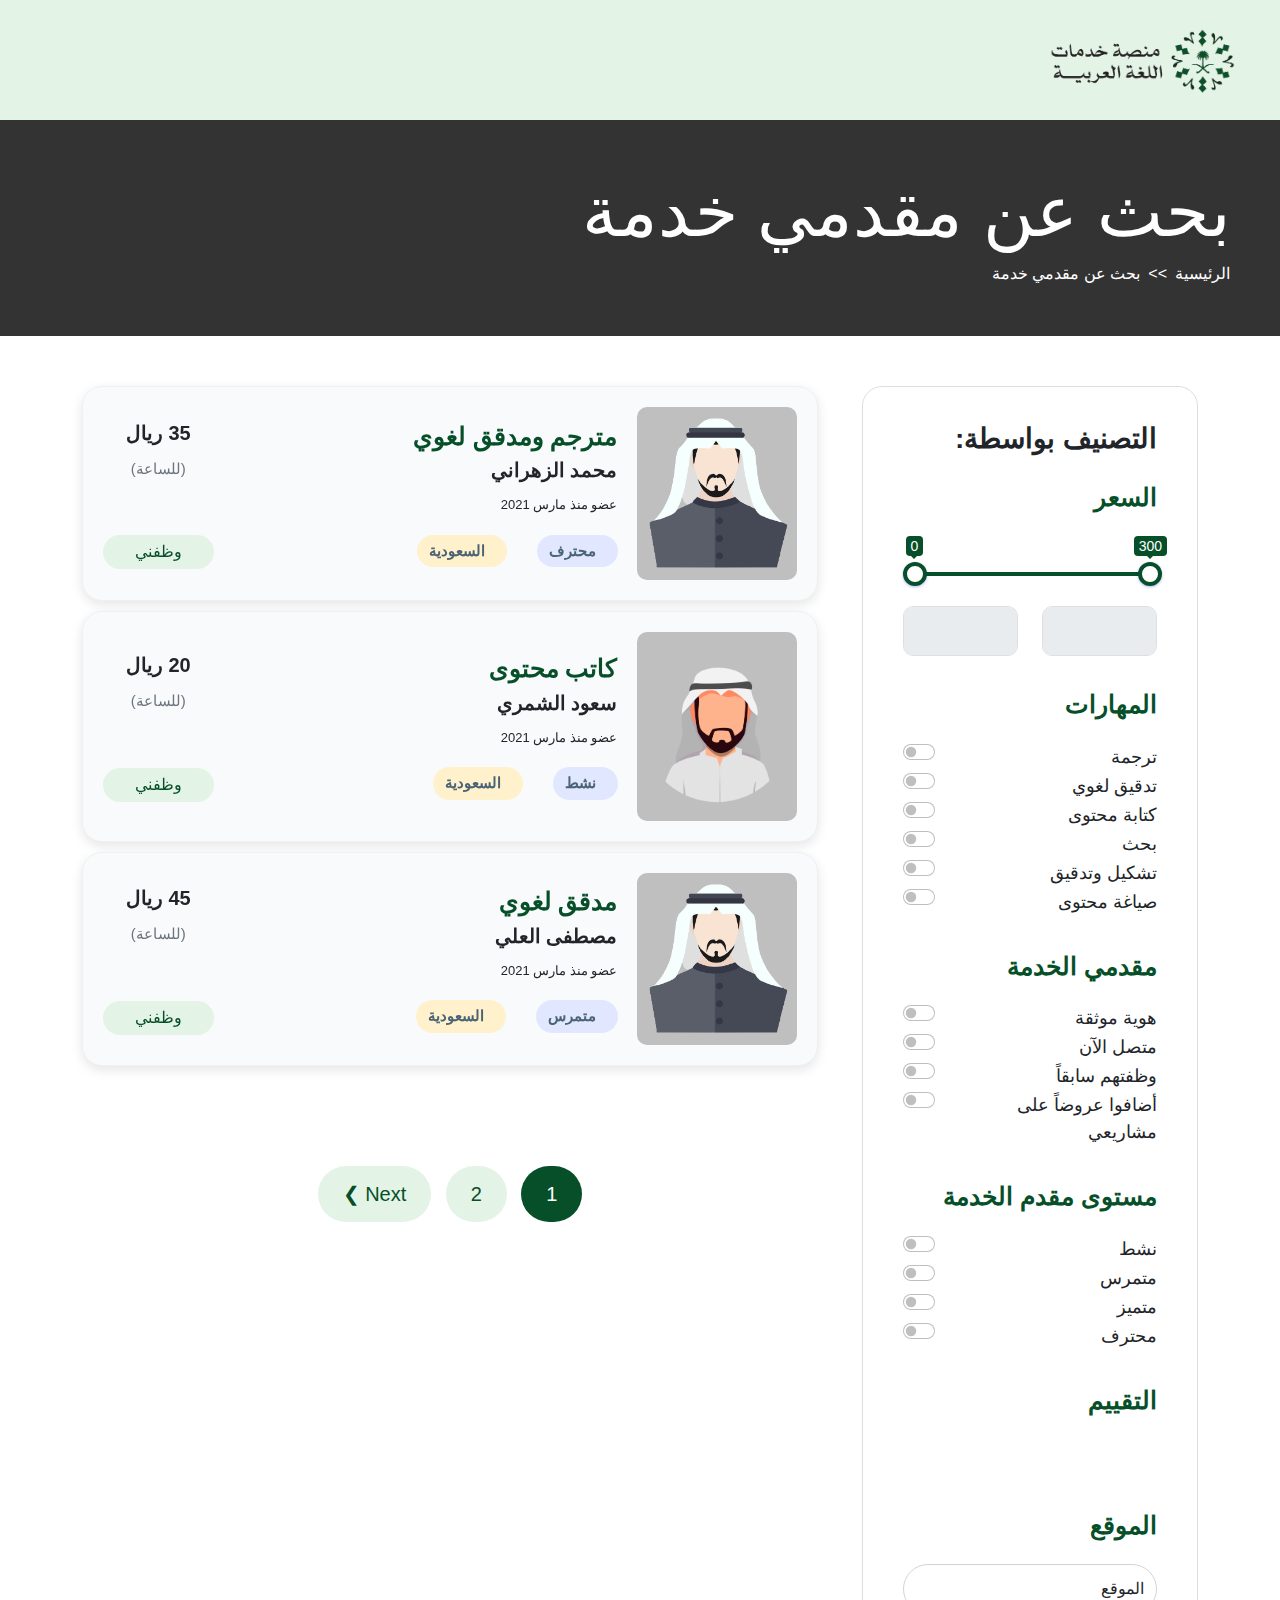
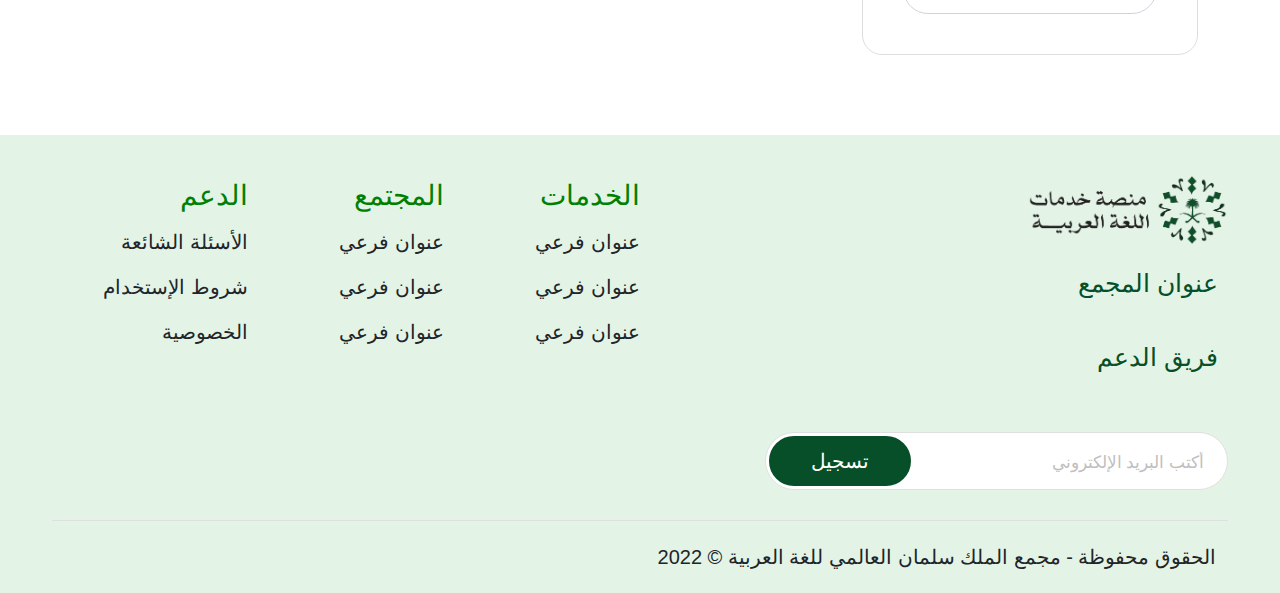
<file: seller-search.html>
<!DOCTYPE html>
<html lang="en">

<head>
    <meta charset="UTF-8">
    <meta http-equiv="X-UA-Compatible" content="IE=edge">
    <meta name="viewport" content="width=device-width, initial-scale=1.0">

    <!-- Fontawesome -->
    <link rel="stylesheet" href="https://cdnjs.cloudflare.com/ajax/libs/font-awesome/6.1.1/css/all.min.css" integrity="sha512-KfkfwYDsLkIlwQp6LFnl8zNdLGxu9YAA1QvwINks4PhcElQSvqcyVLLD9aMhXd13uQjoXtEKNosOWaZqXgel0g==" crossorigin="anonymous" referrerpolicy="no-referrer"
    />

    <!-- Bootstrap -->
    <link rel="stylesheet" href="bootstrap.min.css">

    <!-- Custom Style -->
    <link rel="stylesheet" href="style.css">

    <title>منصة خدمات اللغة العربية</title>

</head>

<body dir="rtl">

    <section class="header">

        <div class="header-top" id="myHeader">
            <div class="container-fluid">
                <div class="flex" id="navbar">

                    <a href="index.html" class="logo"><img src="images/logo.png" alt="" width="250"></a>

                    <nav class="menu-navigation">
                        <ul class="primary-list">
                            <li class=""><a href="index.html">الرئيسية</a></li>
                            <li class="has-submenu">
                                <a href="projects.html">المشاريع</a>
                                <ul class="sub-menu">
                                    <li id="" class=""><a href="projects.html" class="">المشاريع</a></li>
                                    <li id="" class=""><a href="projects - details.html" class="">تفاصيل المشروع</a></li>
                                </ul>
                            </li>
                            <li class="has-submenu">
                                <a href="seller-search.html">الخبراء</a>
                                <ul class="sub-menu">
                                    <li id="" class=""><a href="seller-search.html" class="">صفحة البحث عن مقدمي الخدمة</a></li>
                                    <li id="" class=""><a href="seller.html" class="">صفحة مقدم الخدمة</a></li>
                                    <li id="" class=""><a href="buyer.html" class="">صفحة مقدم الطلب</a></li>
                                </ul>
                            </li>
                            <!-- <li><a href="seller-search.html">الخبراء</a></li> -->
                            <li><a href="about.html">عن المنصة</a></li>
                            <!-- <li class="animation start-home"></li> -->
                        </ul>
                        <ul class="secondary-list">
                            <li>
                                <a href="user_login.html" class="">
                                    <i class="fa-solid fa-right-to-bracket"></i>
                                    <span>تسجيل الدخول</span>
                                </a>
                            </li>
                            <li>
                                <a href="user_register.html" class="">
                                    <i class="fa-solid fa-user-plus"></i>
                                    <span>تسجيل جديد</span>
                                </a>
                            </li>
                            <li>
                                <a href="favorite.html" class="favorite-icon">
                                    <i class="fa-solid fa-heart"></i>
                                    <span class="item_total">0</span>
                                    <span class="">المفضلة</span>
                                </a>
                            </li>
                            <li>
                                <a href="#_" class="">
                                    <img class="ar-lang d-none" src="images/ar-lang.png" alt="">
                                    <img class="en-lang" src="images/en-lang.png" alt="">
                                    <span class="lang">English</span>
                                </a>
                            </li>
                        </ul>
                    </nav>

                    <div class="mobile-menu">
                        <a href="#_" class="toggleMobileMenu"><i class="fa-solid fa-bars"></i></a>
                        <div class="mobileMenu">
                            <ul>
                                <li><a href="index.html">الرئيسية</a></li>
                                <li><a href="projects.html">المشاريع</a></li>
                                <li><a href="seller-search.html">الخبراء</a></li>
                                <li><a href="about.html">عن المنصة</a></li>
                            </ul>
                        </div>
                    </div>

                </div>
            </div>
        </div>

    </section>
    <div class="header-bottom-black ">
        <h1 class="" style="font-size: 70px;color:white;">بحث عن مقدمي خدمة</h1>
        <div class="flex justify-content-start gap-2" style="color:white;">
            <p class="m-0">الرئيسية</p>
            <span>>></span>
            <p class="m-0">بحث عن مقدمي خدمة</p>
        </div>
    </div>
    <!-- Services-posts -->
    <section class="main">
        <div class="container">

            <!-- Posts-content -->
            <div class="row justify-content-center posts-container">

                <!-- filter -->
                <div class="col-xl-4 position-relative search-filter">
                    <aside id="secondary" class="filter-area">
                        <div id="" class="filter">
                            <h4 class="filter-title">التصنيف بواسطة:</h4>
                            <form id="" enctype="multipart/form-data" data-nonce="">
                                <!-- السعر -->
                                <div class="filter-box">
                                    <label>السعر</label>
                                    <span class="irs irs--round js-irs-0">
                                            <span class="irs">
                                                <span class="irs-line" tabindex="0"></span>
                                    <span class="irs-min" style="visibility: hidden;">0</span>
                                    <span class="irs-max" style="visibility: hidden;">300</span>
                                    <span class="irs-from" style="visibility: visible; left: 0.989293%;">0</span>
                                    <span class="irs-to" style="visibility: visible; left: 90.8655%;">300</span>
                                    <span class="irs-single" style="visibility: hidden; left: 41.2198%;">0 — 300</span>
                                    </span>
                                    <span class="irs-grid"></span>
                                    <span class="irs-bar" style="left: 3.82181%; width: 92.3564%;"></span>
                                    <span class="irs-shadow shadow-from" style="display: none;"></span>
                                    <span class="irs-shadow shadow-to" style="display: none;"></span>
                                    <span class="irs-handle from" style="left: 0%;"><i></i><i></i><i></i></span>
                                    <span class="irs-handle to" style="left: 92.3564%;"><i></i><i></i><i></i></span>
                                    </span>

                                    <div class="price-range irs-hidden-input" data-max-value="300" tabindex="-1"></div>

                                    <div class="row">
                                        <input type="hidden" class="from-price" name="price-from" value="0">
                                        <input type="hidden" class="to-price" name="price-to" value="300">
                                        <div class="col-sm-6 from-price-container"><input type="number" class="from-price form-control text-center" name="price-from" disabled=""></div>
                                        <div class="col-sm-6 to-price-container"><input type="number" class="to-price form-control text-center" name="price-to" disabled=""></div>
                                    </div>

                                </div>

                                <!-- المهارات -->
                                <div class="filter-box">
                                    <label>المهارات</label>
                                    <div class="checkbox-items">
                                        <div class="form-check form-switch">
                                            <input class="form-check-input" type="checkbox" id="123" name="service_categories[]" value="123">
                                            <label class="form-check-label" for="123">ترجمة</label>
                                        </div>
                                        <div class="form-check form-switch">
                                            <input class="form-check-input" type="checkbox" id="124" name="service_categories[]" value="124">
                                            <label class="form-check-label" for="124">تدقيق لغوي</label>
                                        </div>
                                        <div class="form-check form-switch">
                                            <input class="form-check-input" type="checkbox" id="125" name="service_categories[]" value="125">
                                            <label class="form-check-label" for="125">كتابة محتوى</label>
                                        </div>
                                        <div class="form-check form-switch">
                                            <input class="form-check-input" type="checkbox" id="126" name="service_categories[]" value="126">
                                            <label class="form-check-label" for="126">بحث</label>
                                        </div>
                                        <div class="form-check form-switch">
                                            <input class="form-check-input" type="checkbox" id="127" name="service_categories[]" value="127">
                                            <label class="form-check-label" for="127">تشكيل وتدقيق</label>
                                        </div>
                                        <div class="form-check form-switch">
                                            <input class="form-check-input" type="checkbox" id="128" name="service_categories[]" value="128">
                                            <label class="form-check-label" for="128">صياغة محتوى</label>
                                        </div>
                                    </div>
                                </div>

                                <!-- مقدمي الخدمة -->
                                <div class="filter-box">
                                    <label>مقدمي الخدمة</label>
                                    <div class="checkbox-items">
                                        <div class="form-check form-switch">
                                            <input class="form-check-input" type="checkbox" id="137" name="delivery_time[]" value="137">
                                            <label class="form-check-label" for="137">هوية موثقة</label>
                                        </div>
                                        <div class="form-check form-switch">
                                            <input class="form-check-input" type="checkbox" id="141" name="delivery_time[]" value="141">
                                            <label class="form-check-label" for="141">متصل الآن</label>
                                        </div>
                                        <div class="form-check form-switch">
                                            <input class="form-check-input" type="checkbox" id="139" name="delivery_time[]" value="139">
                                            <label class="form-check-label" for="139">وظفتهم سابقاً</label>
                                        </div>
                                        <div class="form-check form-switch">
                                            <input class="form-check-input" type="checkbox" id="140" name="delivery_time[]" value="140">
                                            <label class="form-check-label" for="140">أضافوا عروضاً على مشاريعي</label>
                                        </div>
                                    </div>
                                </div>

                                <!-- مستوى مقدم الخدمة -->
                                <div class="filter-box">
                                    <label>مستوى مقدم الخدمة</label>
                                    <div class="checkbox-items">
                                        <div class="form-check form-switch">
                                            <input class="form-check-input" type="checkbox" id="137" name="delivery_time[]" value="137">
                                            <label class="form-check-label" for="137">نشط</label>
                                        </div>
                                        <div class="form-check form-switch">
                                            <input class="form-check-input" type="checkbox" id="141" name="delivery_time[]" value="141">
                                            <label class="form-check-label" for="141">متمرس</label>
                                        </div>
                                        <div class="form-check form-switch">
                                            <input class="form-check-input" type="checkbox" id="138" name="delivery_time[]" value="138">
                                            <label class="form-check-label" for="138">متميز</label>
                                        </div>
                                        <div class="form-check form-switch">
                                            <input class="form-check-input" type="checkbox" id="138" name="delivery_time[]" value="138">
                                            <label class="form-check-label" for="138">محترف</label>
                                        </div>
                                    </div>
                                </div>

                                <!-- التقييم -->
                                <div class="filter-box">
                                    <label>التقييم</label>
                                    <div class="rating">
                                        <span class="rate">
                                            <i class="fa-solid fa-star"></i>
                                            <i class="fa-solid fa-star"></i>
                                            <i class="fa-solid fa-star"></i>
                                            <i class="fa-solid fa-star"></i>
                                            <i class="fa-solid fa-star"></i>
                                        </span>
                                    </div>
                                </div>

                                <!-- الموقع -->
                                <div class="filter-box">
                                    <label>الموقع</label>
                                    <select name="service_locations" class="form-control">
                                        <option value="">الموقع</option>
                                        <option value="162">السعودية</option>
                                        <option value="149">البحرين</option>
                                        <option value="163">الكويت</option>
                                        <option value="153">قطر</option>
                                        <option value="167">الإمارات</option>
                                        <option value="169">اليمن</option>
                                        <option value="151">مصر</option>
                                        <option value="152">المغرب</option>
                                        <option value="154">تونس</option>
                                        <option value="155">الصومال</option>
                                        <option value="156">السودان</option>
                                        <option value="158">موريتانيا</option>
                                    </select>
                                </div>

                            </form>
                        </div>
                    </aside>
                </div>

                <!-- result -->
                <div class="col-xl-8 search-result">
                    <!-- Post 1 -->
                    <div class="post">
                        <div class="row post-container">
                            <div class="col-md-3 my-auto post-img">
                                <div class="img-container">
                                    <a href="seller.html">
                                        <img src="images/user-1-no_bg.png" alt="">
                                    </a>
                                </div>
                            </div>
                            <div class="col-md-9 my-auto post-content">

                                <div class="row">

                                    <div class="col-lg-9 post-info-right">
                                        <a href="seller.html" class="post-title">مترجم ومدقق لغوي</a>
                                        <div class="post-subtitle">محمد الزهراني</div>
                                        <div>
                                            <p class="">عضو منذ مارس 2021</p>
                                        </div>
                                        <div class="r-footer">
                                            <div class="level">
                                                <i class="fa-solid fa-user-shield"></i>
                                                <p>محترف</p>
                                            </div>
                                            <div class="country">
                                                <i class="fa-solid fa-earth-asia"></i>
                                                <p>السعودية</p>
                                            </div>
                                        </div>
                                    </div>

                                    <div class="col-lg-3 post-info-left">
                                        <div class="price">
                                            <p>35 ريال</p>
                                            <p>(للساعة)</p>
                                        </div>
                                        <div class="rating">
                                            <span class="rate">
                                                <i class="fa-solid fa-star"></i>
                                                <i class="fa-solid fa-star"></i>
                                                <i class="fa-solid fa-star"></i>
                                                <i class="fa-solid fa-star"></i>
                                                <i class="fa-solid fa-star"></i>
                                            </span>
                                        </div>
                                        <a href="#_" class="post-details sm-30">
                                            <span>وظفني</span>
                                        </a>
                                    </div>
                                </div>

                            </div>
                        </div>

                        <div class="fav">
                            <a href="#" class="">
                                <i class="fa-solid fa-bookmark"></i>
                            </a>
                        </div>
                    </div>
                    <!-- Post 2 -->
                    <div class="post">
                        <div class="row post-container">
                            <div class="col-md-3 my-auto post-img">
                                <div class="img-container">
                                    <a href="seller.html">
                                        <img src="images/user-2-no_bg.png" alt="">
                                    </a>
                                </div>
                            </div>
                            <div class="col-md-9 my-auto post-content">

                                <div class="row">

                                    <div class="col-lg-9 post-info-right">
                                        <a href="seller.html" class="post-title">كاتب محتوى</a>
                                        <div class="post-subtitle">سعود الشمري</div>
                                        <div>
                                            <p class="">عضو منذ مارس 2021</p>
                                        </div>
                                        <div class="r-footer">
                                            <div class="level">
                                                <i class="fa-solid fa-user-shield"></i>
                                                <p>نشط</p>
                                            </div>
                                            <div class="country">
                                                <i class="fa-solid fa-earth-asia"></i>
                                                <p>السعودية</p>
                                            </div>
                                        </div>
                                    </div>

                                    <div class="col-lg-3 post-info-left">
                                        <div class="price">
                                            <p>20 ريال</p>
                                            <p>(للساعة)</p>
                                        </div>
                                        <div class="rating">
                                            <span class="rate">
                                                <i class="fa-solid fa-star"></i>
                                                <i class="fa-solid fa-star"></i>
                                                <i class="fa-solid fa-star"></i>
                                                <i class="fa-solid fa-star" style="color: var(--separator);"></i>
                                                <i class="fa-solid fa-star" style="color: var(--separator);"></i>
                                            </span>
                                        </div>
                                        <a href="#_" class="post-details sm-30">
                                            <span>وظفني</span>
                                        </a>
                                    </div>
                                </div>

                            </div>
                        </div>

                        <div class="fav">
                            <a href="#" class="">
                                <i class="fa-solid fa-bookmark"></i>
                            </a>
                        </div>
                    </div>
                    <!-- Post 3 -->
                    <div class="post">
                        <div class="row post-container">
                            <div class="col-md-3 my-auto post-img">
                                <div class="img-container">
                                    <a href="seller.html">
                                        <img src="images/user-1-no_bg.png" alt="">
                                    </a>
                                </div>
                            </div>
                            <div class="col-md-9 my-auto post-content">

                                <div class="row">

                                    <div class="col-lg-9 post-info-right">
                                        <a href="seller.html" class="post-title">مدقق لغوي</a>
                                        <div class="post-subtitle">مصطفى العلي</div>
                                        <div>
                                            <p class="">عضو منذ مارس 2021</p>
                                        </div>
                                        <div class="r-footer">
                                            <div class="level">
                                                <i class="fa-solid fa-user-shield"></i>
                                                <p>متمرس</p>
                                            </div>
                                            <div class="country">
                                                <i class="fa-solid fa-earth-asia"></i>
                                                <p>السعودية</p>
                                            </div>
                                        </div>
                                    </div>

                                    <div class="col-lg-3 post-info-left">
                                        <div class="price">
                                            <p>45 ريال</p>
                                            <p>(للساعة)</p>
                                        </div>
                                        <div class="rating">
                                            <span class="rate">
                                                <i class="fa-solid fa-star"></i>
                                                <i class="fa-solid fa-star"></i>
                                                <i class="fa-solid fa-star"></i>
                                                <i class="fa-solid fa-star"></i>
                                                <i class="fa-solid fa-star" style="color: var(--separator);"></i>
                                                <!-- <i class="fa-solid fa-star-half-stroke fa-flip-horizontal"></i> -->
                                            </span>
                                        </div>
                                        <a href="#_" class="post-details sm-30">
                                            <span>وظفني</span>
                                        </a>
                                    </div>
                                </div>

                            </div>
                        </div>

                        <div class="fav">
                            <a href="#" class="">
                                <i class="fa-solid fa-bookmark"></i>
                            </a>
                        </div>
                    </div>

                    <div class="text-center">
                        <nav class="navigation pagination" aria-label="Posts">
                            <!-- <h2 class="screen-reader-text">Posts navigation</h2> -->
                            <div class="nav-links"><span aria-current="page" class="page-numbers current">1</span>
                                <a class="page-numbers" href="#">2</a>
                                <a class="next page-numbers" href="#">Next ❯</a></div>
                        </nav>
                    </div>
                </div>

            </div>
        </div>
    </section>

    <section class="footer">
        <div class="footer-container">
            <div class="footer-content row">
                <div class="col-lg-6 col-md-12 col-sm-12 address">
                    <div class="logo">
                        <img src="images/website-logo.png" alt="">
                    </div>
                    <p id="location-address">عنوان المجمع</p>
                    <p id="support-email">فريق الدعم</p>
                    <div class="inputs">
                        <input type="text" placeholder="أكتب البريد الإلكتروني" class="search-field">
                        <a href="#_" class="btn search-btn">تسجيل</a>
                    </div>
                </div>
                <div class="col-lg-6 col-md-12 col-sm-12 flex-row links">
                    <div class="col-lg-4 col-md-4 col-sm-6">
                        <ul class="list">
                            <li>الخدمات</li>
                            <li>عنوان فرعي</li>
                            <li>عنوان فرعي</li>
                            <li>عنوان فرعي</li>
                        </ul>
                    </div>
                    <div class="col-lg-4 col-md-4 col-sm-6">
                        <ul class="list">
                            <li>المجتمع</li>
                            <li>عنوان فرعي</li>
                            <li>عنوان فرعي</li>
                            <li>عنوان فرعي</li>
                        </ul>
                    </div>
                    <div class="col-lg-4 col-md-4 col-sm-6">
                        <ul class="list">
                            <li>الدعم</li>
                            <li>الأسئلة الشائعة</li>
                            <li>شروط الإستخدام</li>
                            <li>الخصوصية</li>
                        </ul>
                    </div>
                </div>
            </div>
            <div class="copywrite flex">
                <p class="content">الحقوق محفوظة - مجمع الملك سلمان العالمي للغة العربية &#169; 2022</p>
                <div class="social-media flex">
                    <a href="#_"><i class="fa-brands fa-linkedin"></i></a>
                    <a href="#_"><i class="fa-brands fa-youtube"></i></i></a>
                    <a href="#_"><i class="fa-brands fa-facebook-square"></i></i></a>
                    <a href="#_"><i class="fa-brands fa-twitter-square"></i></a>
                </div>
            </div>
        </div>
    </section>


    <!-- jQuery if needed -->
    <script src="https://cdnjs.cloudflare.com/ajax/libs/jquery/3.6.0/jquery.min.js" integrity="sha512-894YE6QWD5I59HgZOGReFYm4dnWc1Qt5NtvYSaNcOP+u1T9qYdvdihz0PPSiiqn/+/3e7Jo4EaG7TubfWGUrMQ==" crossorigin="anonymous" referrerpolicy="no-referrer"></script>
    <script src="script.js"></script>
</body>

</html>
</file>
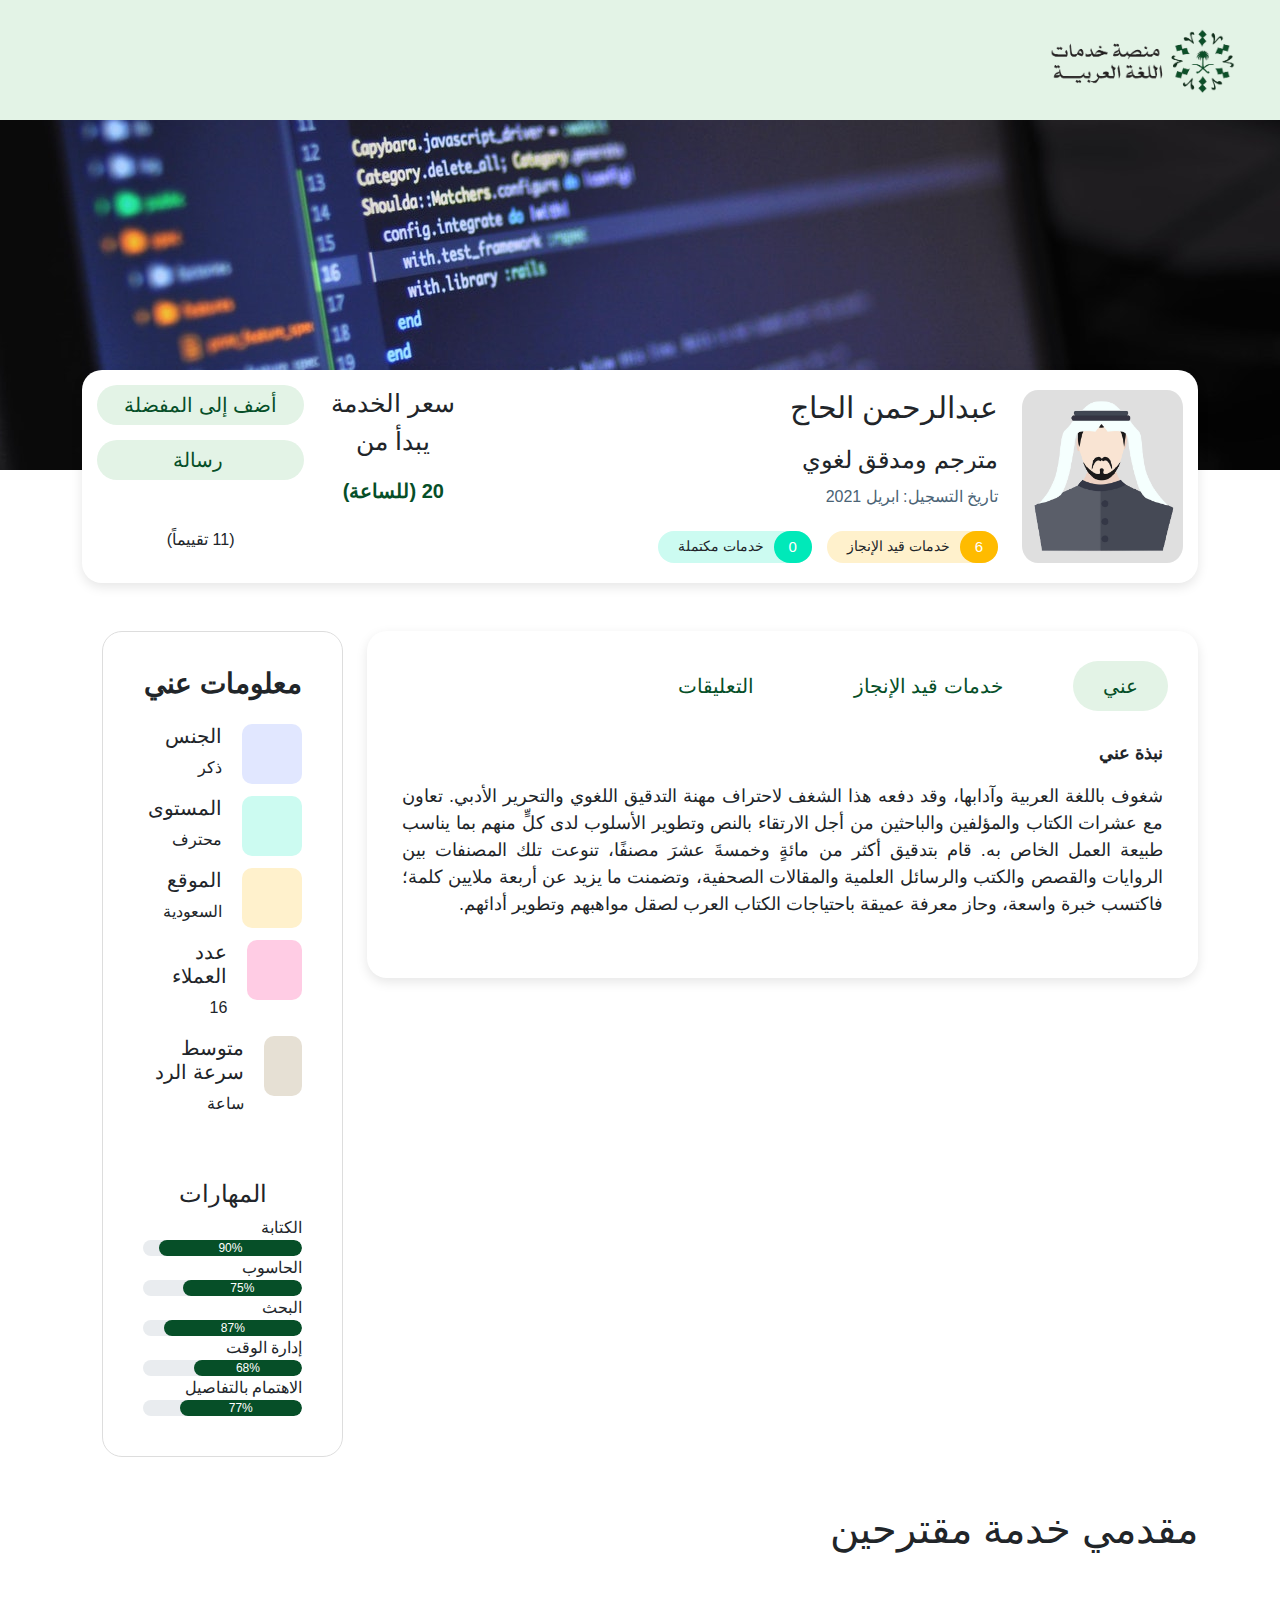
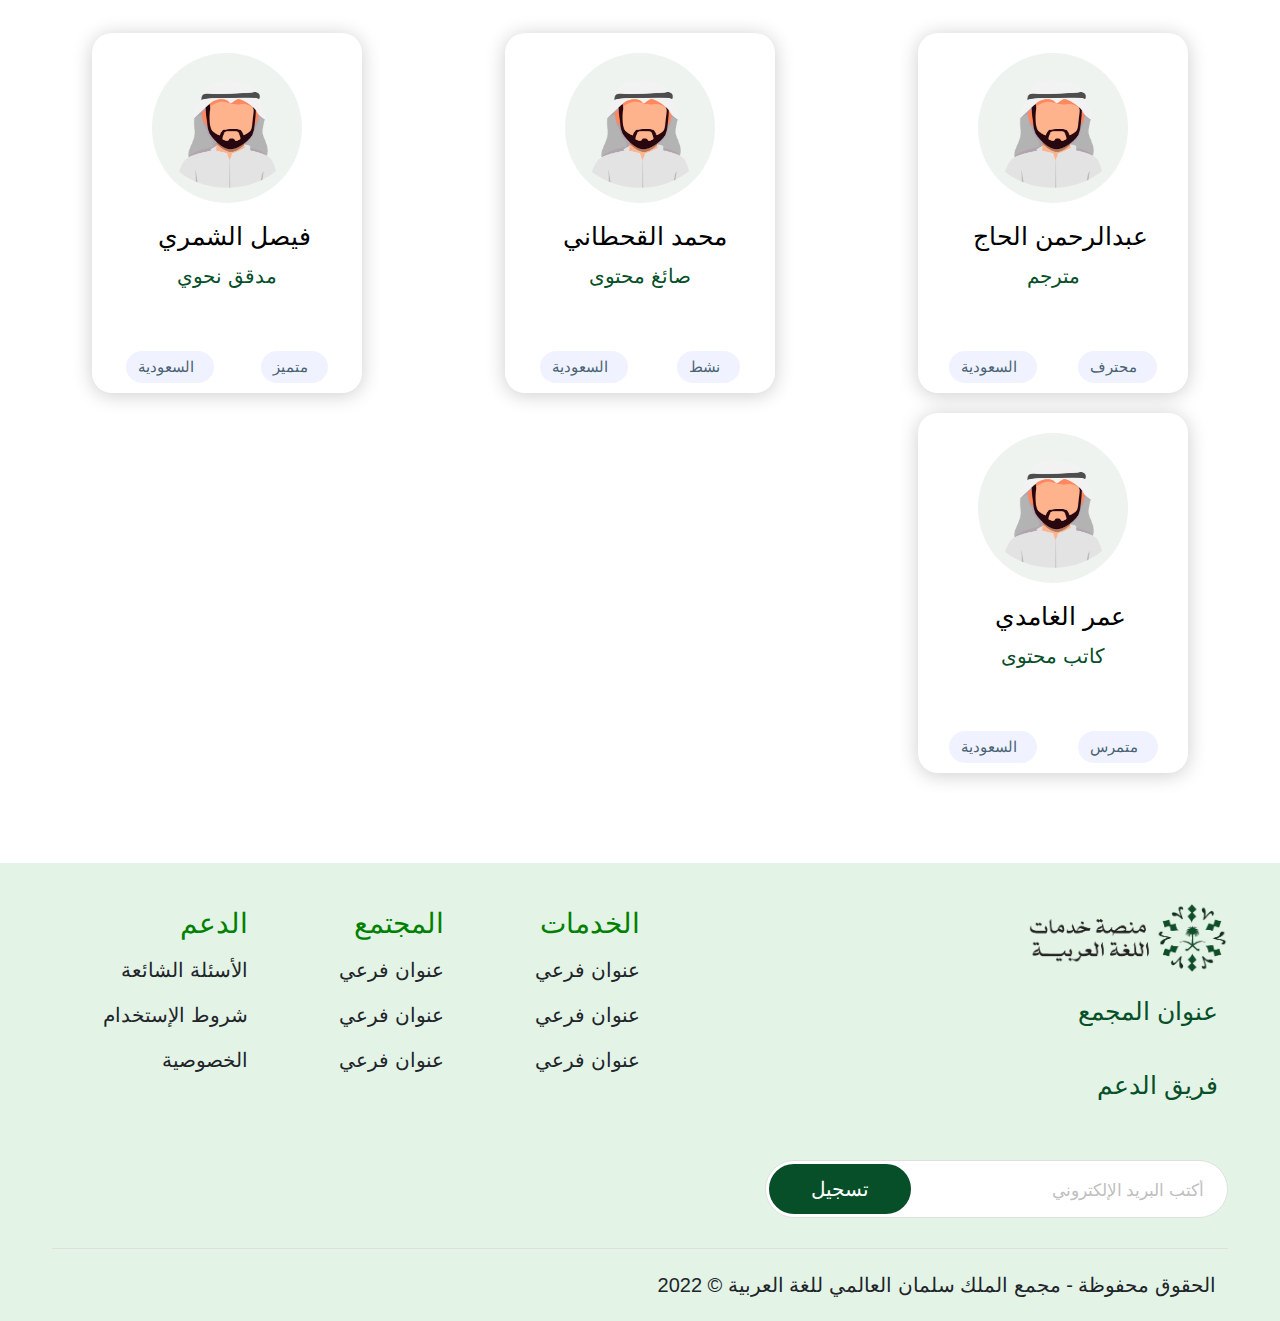
<file: seller.html>
<!DOCTYPE html>
<html lang="en">

<head>
    <meta charset="UTF-8">
    <meta http-equiv="X-UA-Compatible" content="IE=edge">
    <meta name="viewport" content="width=device-width, initial-scale=1.0">

    <!-- Fontawesome -->
    <link rel="stylesheet" href="https://cdnjs.cloudflare.com/ajax/libs/font-awesome/6.1.1/css/all.min.css" integrity="sha512-KfkfwYDsLkIlwQp6LFnl8zNdLGxu9YAA1QvwINks4PhcElQSvqcyVLLD9aMhXd13uQjoXtEKNosOWaZqXgel0g==" crossorigin="anonymous" referrerpolicy="no-referrer"
    />

    <!-- Bootstrap -->
    <link rel="stylesheet" href="bootstrap.min.css">

    <!-- Custom Style -->
    <link rel="stylesheet" href="style.css">

    <title>منصة خدمات اللغة العربية</title>

</head>

<body dir="rtl">

    <section class="header">

        <div class="header-top" id="myHeader">
            <div class="container-fluid">
                <div class="flex" id="navbar">

                    <a href="index.html" class="logo"><img src="images/logo.png" alt="" width="250"></a>

                    <nav class="menu-navigation">
                        <ul class="primary-list">
                            <li class=""><a href="index.html">الرئيسية</a></li>
                            <li class="has-submenu">
                                <a href="projects.html">المشاريع</a>
                                <ul class="sub-menu">
                                    <li id="" class=""><a href="projects.html" class="">المشاريع</a></li>
                                    <li id="" class=""><a href="projects - details.html" class="">تفاصيل المشروع</a></li>
                                </ul>
                            </li>
                            <li class="has-submenu">
                                <a href="seller-search.html">الخبراء</a>
                                <ul class="sub-menu">
                                    <li id="" class=""><a href="seller-search.html" class="">صفحة البحث عن مقدمي الخدمة</a></li>
                                    <li id="" class=""><a href="seller.html" class="">صفحة مقدم الخدمة</a></li>
                                    <li id="" class=""><a href="buyer.html" class="">صفحة مقدم الطلب</a></li>
                                </ul>
                            </li>
                            <!-- <li><a href="seller-search.html">الخبراء</a></li> -->
                            <li><a href="about.html">عن المنصة</a></li>
                            <!-- <li class="animation start-home"></li> -->
                        </ul>
                        <ul class="secondary-list">
                            <li>
                                <a href="user_login.html" class="">
                                    <i class="fa-solid fa-right-to-bracket"></i>
                                    <span>تسجيل الدخول</span>
                                </a>
                            </li>
                            <li>
                                <a href="user_register.html" class="">
                                    <i class="fa-solid fa-user-plus"></i>
                                    <span>تسجيل جديد</span>
                                </a>
                            </li>
                            <li>
                                <a href="favorite.html" class="favorite-icon">
                                    <i class="fa-solid fa-heart"></i>
                                    <span class="item_total">0</span>
                                    <span class="">المفضلة</span>
                                </a>
                            </li>
                            <li>
                                <a href="#_" class="">
                                    <img class="ar-lang d-none" src="images/ar-lang.png" alt="">
                                    <img class="en-lang" src="images/en-lang.png" alt="">
                                    <span class="lang">English</span>
                                </a>
                            </li>
                        </ul>
                    </nav>

                    <div class="mobile-menu">
                        <a href="#_" class="toggleMobileMenu"><i class="fa-solid fa-bars"></i></a>
                        <div class="mobileMenu">
                            <ul>
                                <li><a href="index.html">الرئيسية</a></li>
                                <li><a href="projects.html">المشاريع</a></li>
                                <li><a href="seller-search.html">الخبراء</a></li>
                                <li><a href="about.html">عن المنصة</a></li>
                            </ul>
                        </div>
                    </div>

                </div>
            </div>
        </div>

    </section>

    <!-- Services-posts -->
    <section class="main">
        <div class="buyer-cover" style="background-image: url(./images/pexels-luis-gomes-546819.jpg)"></div>
        <div class="container">

            <div class="buyer-profile mb-5">
                <div class="row">
                    <div class="col-xl-2 my-auto txt-center buyer-img">
                        <img width="250" height="250" src="images/user-1.png" sizes="(max-width: 250px) 100vw, 250px">
                    </div>
                    <div class="col-xl-10 my-auto">
                        <div class="row">
                            <!-- buyer-information -->
                            <div class="col-xl-7 my-auto buyer-info seller-info txt-center">
                                <h3 class="mb-0 d-flex align-content-center">
                                    <span>عبدالرحمن الحاج</span>
                                    <i class="fas fa-check-circle verified align-self-center" title="Verified"></i>
                                </h3>
                                <h4>مترجم ومدقق لغوي</h4>
                                <p class="join-date">تاريخ التسجيل: ابريل 2021</p>
                                <ul class="list-inline meta">
                                    <li class="list-inline-item light-yellow">
                                        <span class="quantity dark-yellow">6</span>
                                        <span>خدمات قيد الإنجاز</span>
                                    </li>
                                    <li class="list-inline-item light-cyan">
                                        <span class="quantity dark-cyan">0</span>
                                        <span>خدمات مكتملة</span>
                                    </li>
                                </ul>
                            </div>
                            <!-- call-to-actions buttons -->
                            <div class="col-xl-2 sm-hide">
                                <div class="price text-center">
                                    <p>سعر الخدمة يبدأ من</p>
                                    <p>20 (للساعة)</p>
                                </div>

                                <div class="modal fade" id="message177" data-bs-keyboard="false" tabindex="-1" aria-hidden="true">
                                    <div class="modal-dialog modal-dialog-centered modal-dialog-scrollable">
                                        <div class="modal-content">
                                            <div class="modal-header">
                                                <h5 class="modal-title" id="staticBackdropLabel">إرسال رسالة لمقدم الخدمة</h5>
                                                <button type="button" class="btn-close" data-bs-dismiss="modal" aria-label="Close"></button>
                                            </div>
                                            <div class="modal-body">
                                                <p>يجب عليك تسجيل الدخول أولاً لتتمكن من إرسال رسالة</p>
                                            </div>
                                        </div>
                                    </div>
                                </div>

                            </div>
                            <!-- Statistics -->
                            <div class="col-3 post-content sm-flex sm-100 sm-mt-20">

                                <div class="post-actions sm-100">
                                    <a href="#" class="add-to-favorite d-flex align-items-center">
                                        <span>أضف إلى المفضلة</span>
                                    </a>
                                    <a href="#_" class="send-message d-flex align-items-center">
                                        <i class="fa-solid fa-comments"></i>
                                        <span>رسالة</span>
                                    </a>
                                </div>
                                <div class="rate-box text-center mt-4 sm-100">
                                    <span class="rate">
                                        <i class="fa-solid fa-star"></i>
                                        <i class="fa-solid fa-star"></i>
                                        <i class="fa-solid fa-star"></i>
                                        <i class="fa-solid fa-star"></i>
                                        <i class="fa-solid fa-star" style="color: var(--separator);"></i>
                                    </span>
                                    <p>(11 تقييماً)</p>
                                </div>
                            </div>
                        </div>
                    </div>
                </div>
            </div>

            <div class="row justify-content-center">
                <div class="col-xl-9">
                    <div class="white-padding buyer-details">
                        <!-- tabs -->
                        <ul class="nav nav-tabs mb-3">
                            <li class="nav-item">
                                <a class="nav-link show active" data-toggle="tab" data-target="#about-me" role="tab" aria-selected="false">عني</a>
                            </li>
                            <li class="nav-item">
                                <a class="nav-link " data-toggle="tab" data-target="#projects" role="tab" aria-selected="true">خدمات قيد الإنجاز</a>
                            </li>
                            <li class="nav-item">
                                <a class="nav-link " data-toggle="tab" data-target="#comments" role="tab" aria-selected="true">التعليقات</a>
                            </li>
                        </ul>
                        <!-- tabs-content -->
                        <div class="tab-content">
                            <!-- about-me -->
                            <div class="tab-pane fade active show" id="about-me" role="tabpanel">
                                <p><b>نبذة عني</b></p>
                                <p> شغوف باللغة العربية وآدابها، وقد دفعه هذا الشغف لاحتراف مهنة التدقيق اللغوي والتحرير الأدبي. تعاون مع عشرات الكتاب والمؤلفين والباحثين من أجل الارتقاء بالنص وتطوير الأسلوب لدى كلٍّ منهم بما يناسب طبيعة العمل الخاص به. قام
                                    بتدقيق أكثر من مائةٍ وخمسةَ عشرَ مصنفًا، تنوعت تلك المصنفات بين الروايات والقصص والكتب والرسائل العلمية والمقالات الصحفية، وتضمنت ما يزيد عن أربعة ملايين كلمة؛ فاكتسب خبرة واسعة، وحاز معرفة عميقة باحتياجات الكتاب العرب
                                    لصقل مواهبهم وتطوير أدائهم.</p>
                            </div>
                            <!-- projects -->
                            <div class="tab-pane fade mt-5" id="projects" role="tabpanel">

                                <div class="featured-service-category-container">
                                    <!-- card 1 -->
                                    <div class="post-card">

                                        <div class="post-header">
                                            <img src="images/post-1.jpg">
                                        </div>

                                        <div class="post-body">
                                            <span class="user-img">
                                                <img src="images/user-2.png">
                                            </span>

                                            <div class="post-info">
                                                <div class="flex">
                                                    <p class="name">محمد الشهراني</p>
                                                    <a href="#" class="bookmark">
                                                        <i class="fa-solid fa-bookmark"></i>
                                                    </a>
                                                </div>
                                                <p class="post-title">ترجمة ملفات من العربية إلى الإنجليزية</p>
                                            </div>

                                            <div class="post-footer">
                                                <div class="post-date">
                                                    <span class="date"><p>التسليم:</p><p class="delivery-time">3-2 أيام</p></span>
                                                    <span class="time"><p><i class="fa-solid fa-clock"></i></p><p class="post-time">منذ ساعتين</p></span>
                                                </div>
                                                <div class="tag">
                                                    <span class="tag-type">
                                                    <i class="fa-solid fa-tag"></i>
                                                    <p class="post-tag">تدقيق</p>    
                                                </span>
                                                    <p class="service-price"><span class="from">30</span> ريال - <span class="to">90</span> ريال</p>
                                                </div>
                                            </div>
                                        </div>

                                    </div>
                                    <!-- card 2 -->
                                    <div class="post-card">

                                        <div class="post-header">
                                            <img src="images/post-1.jpg">
                                        </div>

                                        <div class="post-body">
                                            <span class="user-img">
                                                <img src="images/user-2.png">
                                            </span>

                                            <div class="post-info">
                                                <div class="flex">
                                                    <p class="name">محمد الشهراني</p>
                                                    <a href="#" class="bookmark">
                                                        <i class="fa-solid fa-bookmark"></i>
                                                    </a>
                                                </div>
                                                <p class="post-title">ترجمة ملفات من العربية إلى الإنجليزية</p>
                                            </div>

                                            <div class="post-footer">
                                                <div class="post-date">
                                                    <span class="date"><p>التسليم:</p><p class="delivery-time">3-2 أيام</p></span>
                                                    <span class="time"><p><i class="fa-solid fa-clock"></i></p><p class="post-time">منذ ساعتين</p></span>
                                                </div>
                                                <div class="tag">
                                                    <span class="tag-type">
                                                    <i class="fa-solid fa-tag"></i>
                                                    <p class="post-tag">تدقيق</p>    
                                                </span>
                                                    <p class="service-price"><span class="from">30</span> ريال - <span class="to">90</span> ريال</p>
                                                </div>
                                            </div>
                                        </div>

                                    </div>
                                    <!-- card 3 -->
                                    <div class="post-card">

                                        <div class="post-header">
                                            <img src="images/post-1.jpg">
                                        </div>

                                        <div class="post-body">
                                            <span class="user-img">
                                                <img src="images/user-2.png">
                                            </span>

                                            <div class="post-info">
                                                <div class="flex">
                                                    <p class="name">محمد الشهراني</p>
                                                    <a href="#" class="bookmark">
                                                        <i class="fa-solid fa-bookmark"></i>
                                                    </a>
                                                </div>
                                                <p class="post-title">ترجمة ملفات من العربية إلى الإنجليزية</p>
                                            </div>

                                            <div class="post-footer">
                                                <div class="post-date">
                                                    <span class="date"><p>التسليم:</p><p class="delivery-time">3-2 أيام</p></span>
                                                    <span class="time"><p><i class="fa-solid fa-clock"></i></p><p class="post-time">منذ ساعتين</p></span>
                                                </div>
                                                <div class="tag">
                                                    <span class="tag-type">
                                                    <i class="fa-solid fa-tag"></i>
                                                    <p class="post-tag">تدقيق</p>    
                                                </span>
                                                    <p class="service-price"><span class="from">30</span> ريال - <span class="to">90</span> ريال</p>
                                                </div>
                                            </div>
                                        </div>

                                    </div>
                                    <!-- card 4 -->
                                    <div class="post-card">

                                        <div class="post-header">
                                            <img src="images/post-1.jpg">
                                        </div>

                                        <div class="post-body">
                                            <span class="user-img">
                                                <img src="images/user-2.png">
                                            </span>

                                            <div class="post-info">
                                                <div class="flex">
                                                    <p class="name">محمد الشهراني</p>
                                                    <a href="#" class="bookmark">
                                                        <i class="fa-solid fa-bookmark"></i>
                                                    </a>
                                                </div>
                                                <p class="post-title">ترجمة ملفات من العربية إلى الإنجليزية</p>
                                            </div>

                                            <div class="post-footer">
                                                <div class="post-date">
                                                    <span class="date"><p>التسليم:</p><p class="delivery-time">3-2 أيام</p></span>
                                                    <span class="time"><p><i class="fa-solid fa-clock"></i></p><p class="post-time">منذ ساعتين</p></span>
                                                </div>
                                                <div class="tag">
                                                    <span class="tag-type">
                                                    <i class="fa-solid fa-tag"></i>
                                                    <p class="post-tag">تدقيق</p>    
                                                </span>
                                                    <p class="service-price"><span class="from">30</span> ريال - <span class="to">90</span> ريال</p>
                                                </div>
                                            </div>
                                        </div>

                                    </div>
                                </div>

                            </div>
                            <!-- comments -->
                            <div class="tab-pane fade mt-5" id="comments" role="tabpanel">

                                <!-- Post 1 -->
                                <div class="post">
                                    <div class="row post-contianer">
                                        <div class="col-md-2 my-auto post-img">
                                            <div class="img-container" style="width: fit-content;">
                                                <img src="images/user-1.png" alt="" style="
                                                border-radius: 50%;
                                                width: 80px;
                                                height: 80px;">
                                            </div>
                                        </div>
                                        <div class="col-md-10 my-auto post-content">
                                            <div class="">

                                                <div class="row">
                                                    <div class="col-12 post-info">
                                                        <div class="">يوسف السقاف</div>
                                                        <div class="rate-box">
                                                            <span class="rate">
                                                                <i class="fa-solid fa-star-half-stroke"></i>
                                                                <i class="fa-solid fa-star"></i>
                                                                <i class="fa-solid fa-star"></i>
                                                                <i class="fa-solid fa-star"></i>
                                                                <i class="fa-solid fa-star"></i>
                                                            </span>
                                                        </div>
                                                        <div class="">أشكرك أستاذي الفاضل، أتمنى مزيداً من التعاون مستقبلاً إن شاء الله</div>
                                                        <div class="time" style="position: absolute; top: 20px; left: 30px;">منذ دقيقة</div>
                                                    </div>
                                                </div>

                                            </div>
                                        </div>
                                    </div>
                                </div>
                                <!-- Post 2 -->
                                <div class="post">
                                    <div class="row post-contianer">
                                        <div class="col-md-2 my-auto post-img">
                                            <div class="img-container" style="width: fit-content;">
                                                <img src="images/user-1.png" alt="" style="
                                                border-radius: 50%;
                                                width: 80px;
                                                height: 80px;">
                                            </div>
                                        </div>
                                        <div class="col-md-10 my-auto post-content">
                                            <div class="">

                                                <div class="row">
                                                    <div class="col-12 post-info">
                                                        <div class="">يوسف السقاف</div>
                                                        <div class="rate-box">
                                                            <span class="rate">
                                                                <i class="fa-solid fa-star-half-stroke"></i>
                                                                <i class="fa-solid fa-star"></i>
                                                                <i class="fa-solid fa-star"></i>
                                                                <i class="fa-solid fa-star"></i>
                                                                <i class="fa-solid fa-star"></i>
                                                            </span>
                                                        </div>
                                                        <div class="">أشكرك أستاذي الفاضل، أتمنى مزيداً من التعاون مستقبلاً إن شاء الله</div>
                                                        <div class="time" style="position: absolute; top: 20px; left: 30px;">منذ دقيقة</div>
                                                    </div>
                                                </div>

                                            </div>
                                        </div>
                                    </div>
                                </div>

                            </div>
                        </div>
                    </div>
                </div>
                <div class="col-xl-3">
                    <!-- <div class="white-padding buyer-details"> -->
                    <!-- classes below need to be changed -->
                    <aside id="secondary" class="filter-area">
                        <div id="" class="filter">
                            <h4 class="filter-title">معلومات عني</h4>
                            <div class="seller-detail d-flex">
                                <i class="fa-solid fa-person-half-dress light-blue"></i>
                                <div>
                                    <h5>الجنس</h5>
                                    <p>ذكر</p>
                                </div>
                            </div>
                            <div class="seller-detail d-flex">
                                <!-- <i class="fa-solid fa-user light-cyan"></i> -->
                                <!-- <i class="fa-solid fa-layer-group light-cyan"></i> -->
                                <!-- <i class="fa-solid fa-user-shield light-cyan"></i> -->
                                <i class="fa-solid fa-ranking-star light-cyan"></i>
                                <div>
                                    <h5>المستوى</h5>
                                    <p>محترف</p>
                                </div>
                            </div>
                            <div class="seller-detail d-flex">
                                <i class="fa-solid fa-location-dot light-yellow"></i>
                                <div>
                                    <h5>الموقع</h5>
                                    <p>السعودية</p>
                                </div>
                            </div>
                            <div class="seller-detail d-flex">
                                <i class="fa-solid fa-users light-red"></i>
                                <div>
                                    <h5>عدد العملاء</h5>
                                    <p>16</p>
                                </div>
                            </div>
                            <div class="seller-detail d-flex">
                                <i class="fa-solid fa-clock-rotate-left light-coffee"></i>
                                <div>
                                    <h5>متوسط سرعة الرد</h5>
                                    <p>ساعة</p>
                                </div>
                            </div>
                            <div class="seller-skills mt-5">
                                <h4 class="text-center">المهارات</h4>
                                <div class="skill-item">
                                    <span>الكتابة</span>
                                    <div class="progress">
                                        <div class="progress-bar" role="progressbar" style="width: 90%" aria-valuenow="" aria-valuemin="0" aria-valuemax="100">90%</div>
                                    </div>
                                </div>
                                <div class="skill-item">
                                    <span>الحاسوب</span>
                                    <div class="progress">
                                        <div class="progress-bar" role="progressbar" style="width: 75%" aria-valuenow="" aria-valuemin="0" aria-valuemax="100">75%</div>
                                    </div>
                                </div>
                                <div class="skill-item">
                                    <span>البحث</span>
                                    <div class="progress">
                                        <div class="progress-bar" role="progressbar" style="width: 87%" aria-valuenow="" aria-valuemin="0" aria-valuemax="100">87%</div>
                                    </div>
                                </div>
                                <div class="skill-item">
                                    <span>إدارة الوقت</span>
                                    <div class="progress">
                                        <div class="progress-bar" role="progressbar" style="width: 68%" aria-valuenow="" aria-valuemin="0" aria-valuemax="100">68%</div>
                                    </div>
                                </div>
                                <div class="skill-item">
                                    <span>الاهتمام بالتفاصيل</span>
                                    <div class="progress">
                                        <div class="progress-bar" role="progressbar" style="width: 77%" aria-valuenow="" aria-valuemin="0" aria-valuemax="100">77%</div>
                                    </div>
                                </div>
                            </div>
                        </div>
                    </aside>

                    <!-- </div> -->
                </div>
            </div>

        </div>
        <div class="featured-expert container">
            <h1 class="my-5">مقدمي خدمة مقترحين</h1>
            <!-- <p class="sub-title">تقديم خدمات ذات طابع فريد من نوعه بدقة عالية وسرعة في الأداء</p> -->
            <div class="featured-expert-container">

                <!-- expert card 1 -->
                <div class="expert-card">

                    <div class="expert-img">
                        <img src="images/user-2.png">
                    </div>

                    <div class="expert-body">

                        <div class="expert-detail">
                            <div class="name flex">
                                <a href="seller.html" class="expert-name">عبدالرحمن الحاج</a>
                                <span class="check">
                                    <i class="fa-solid fa-circle-check"></i>
                                </span>
                            </div>
                            <p class="career">مترجم</p>
                            <span class="rate">
                                <i class="fa-solid fa-star-half-stroke"></i>
                                <i class="fa-solid fa-star"></i>
                                <i class="fa-solid fa-star"></i>
                                <i class="fa-solid fa-star"></i>
                                <i class="fa-solid fa-star"></i>
                            </span>
                        </div>

                        <div class="expert-footer">
                            <div class="level">
                                <i class="fa-solid fa-user-shield"></i>
                                <p>محترف</p>
                            </div>
                            <div class="country">
                                <i class="fa-solid fa-earth-asia"></i>
                                <p>السعودية</p>
                            </div>
                        </div>

                    </div>

                </div>

                <!-- expert card 2 -->
                <div class="expert-card">

                    <div class="expert-img">
                        <img src="images/user-2.png">
                    </div>

                    <div class="expert-body">

                        <div class="expert-detail">
                            <div class="name flex">
                                <a href="seller.html" class="expert-name">محمد القحطاني</a>
                                <span class="check">
                                    <!-- <i class="fa-solid fa-circle-check"></i> -->
                                </span>
                            </div>
                            <p class="career">صائغ محتوى</p>
                            <span class="rate">
                                <i class="fa-solid fa-star-half-stroke"></i>
                                <i class="fa-solid fa-star"></i>
                                <i class="fa-solid fa-star"></i>
                                <i class="fa-solid fa-star"></i>
                                <i class="fa-solid fa-star"></i>
                            </span>
                        </div>

                        <div class="expert-footer">
                            <div class="level">
                                <i class="fa-solid fa-user-shield"></i>
                                <p>نشط</p>
                            </div>
                            <div class="country">
                                <i class="fa-solid fa-earth-asia"></i>
                                <p>السعودية</p>
                            </div>
                        </div>

                    </div>

                </div>

                <!-- expert card 3 -->
                <div class="expert-card">

                    <div class="expert-img">
                        <img src="images/user-2.png">
                    </div>

                    <div class="expert-body">

                        <div class="expert-detail">
                            <div class="name flex">
                                <a href="seller.html" class="expert-name">فيصل الشمري</a>
                                <span class="check">
                                    <i class="fa-solid fa-circle-check"></i>
                                </span>
                            </div>
                            <p class="career">مدقق نحوي</p>
                            <span class="rate">
                                <i class="fa-solid fa-star-half-stroke"></i>
                                <i class="fa-solid fa-star"></i>
                                <i class="fa-solid fa-star"></i>
                                <i class="fa-solid fa-star"></i>
                                <i class="fa-solid fa-star"></i>
                            </span>
                        </div>

                        <div class="expert-footer">
                            <div class="level">
                                <i class="fa-solid fa-user-shield"></i>
                                <p>متميز</p>
                            </div>
                            <div class="country">
                                <i class="fa-solid fa-earth-asia"></i>
                                <p>السعودية</p>
                            </div>
                        </div>

                    </div>

                </div>

                <!-- expert card 4 -->
                <div class="expert-card">

                    <div class="expert-img">
                        <img src="images/user-2.png">
                    </div>

                    <div class="expert-body">

                        <div class="expert-detail">
                            <div class="name flex">
                                <a href="seller.html" class="expert-name">عمر الغامدي</a>
                                <span class="check">
                                    <i class="fa-solid fa-circle-check"></i>
                                </span>
                            </div>
                            <p class="career">كاتب محتوى</p>
                            <span class="rate">
                                <i class="fa-solid fa-star-half-stroke"></i>
                                <i class="fa-solid fa-star"></i>
                                <i class="fa-solid fa-star"></i>
                                <i class="fa-solid fa-star"></i>
                                <i class="fa-solid fa-star"></i>
                            </span>
                        </div>

                        <div class="expert-footer">
                            <div class="level">
                                <i class="fa-solid fa-user-shield"></i>
                                <p>متمرس</p>
                            </div>
                            <div class="country">
                                <i class="fa-solid fa-earth-asia"></i>
                                <p>السعودية</p>
                            </div>
                        </div>

                    </div>

                </div>

            </div>

        </div>
    </section>

    <section class="footer">
        <div class="footer-container">
            <div class="footer-content row">
                <div class="col-lg-6 col-md-12 col-sm-12 address">
                    <div class="logo">
                        <img src="images/website-logo.png" alt="">
                    </div>
                    <p id="location-address">عنوان المجمع</p>
                    <p id="support-email">فريق الدعم</p>
                    <div class="inputs">
                        <input type="text" placeholder="أكتب البريد الإلكتروني" class="search-field">
                        <a href="#_" class="btn search-btn">تسجيل</a>
                    </div>
                </div>
                <div class="col-lg-6 col-md-12 col-sm-12 flex-row links">
                    <div class="col-lg-4 col-md-4 col-sm-6">
                        <ul class="list">
                            <li>الخدمات</li>
                            <li>عنوان فرعي</li>
                            <li>عنوان فرعي</li>
                            <li>عنوان فرعي</li>
                        </ul>
                    </div>
                    <div class="col-lg-4 col-md-4 col-sm-6">
                        <ul class="list">
                            <li>المجتمع</li>
                            <li>عنوان فرعي</li>
                            <li>عنوان فرعي</li>
                            <li>عنوان فرعي</li>
                        </ul>
                    </div>
                    <div class="col-lg-4 col-md-4 col-sm-6">
                        <ul class="list">
                            <li>الدعم</li>
                            <li>الأسئلة الشائعة</li>
                            <li>شروط الإستخدام</li>
                            <li>الخصوصية</li>
                        </ul>
                    </div>
                </div>
            </div>
            <div class="copywrite flex">
                <p class="content">الحقوق محفوظة - مجمع الملك سلمان العالمي للغة العربية &#169; 2022</p>
                <div class="social-media flex">
                    <a href="#_"><i class="fa-brands fa-linkedin"></i></a>
                    <a href="#_"><i class="fa-brands fa-youtube"></i></i></a>
                    <a href="#_"><i class="fa-brands fa-facebook-square"></i></i></a>
                    <a href="#_"><i class="fa-brands fa-twitter-square"></i></a>
                </div>
            </div>
        </div>
    </section>


    <!-- jQuery if needed -->
    <script src="https://cdnjs.cloudflare.com/ajax/libs/jquery/3.6.0/jquery.min.js" integrity="sha512-894YE6QWD5I59HgZOGReFYm4dnWc1Qt5NtvYSaNcOP+u1T9qYdvdihz0PPSiiqn/+/3e7Jo4EaG7TubfWGUrMQ==" crossorigin="anonymous" referrerpolicy="no-referrer"></script>

    <!-- Bootstrap -->
    <script src="https://cdn.jsdelivr.net/npm/bootstrap@4.1.3/dist/js/bootstrap.min.js" integrity="sha384-ChfqqxuZUCnJSK3+MXmPNIyE6ZbWh2IMqE241rYiqJxyMiZ6OW/JmZQ5stwEULTy" crossorigin="anonymous"></script>

    <!-- Custom-Script -->
    <script src="script.js"></script>

</body>

</html>
</file>
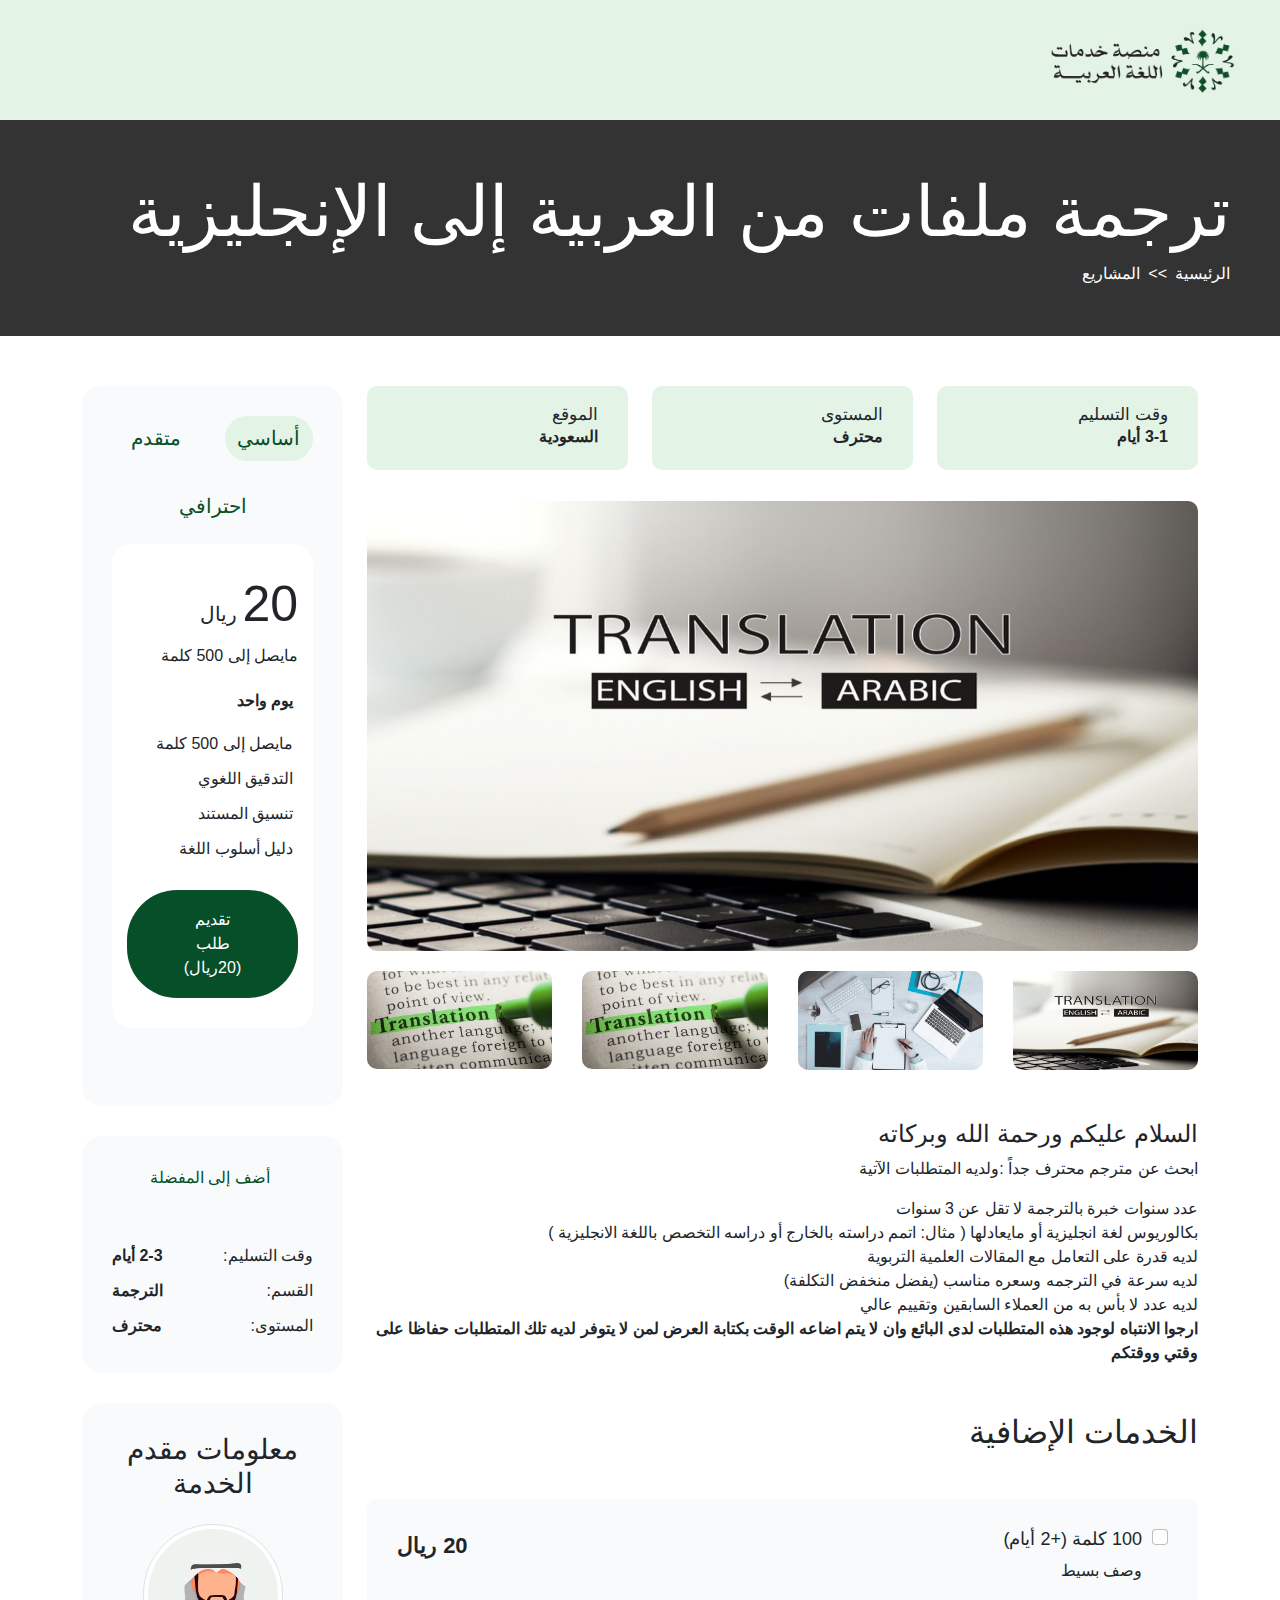
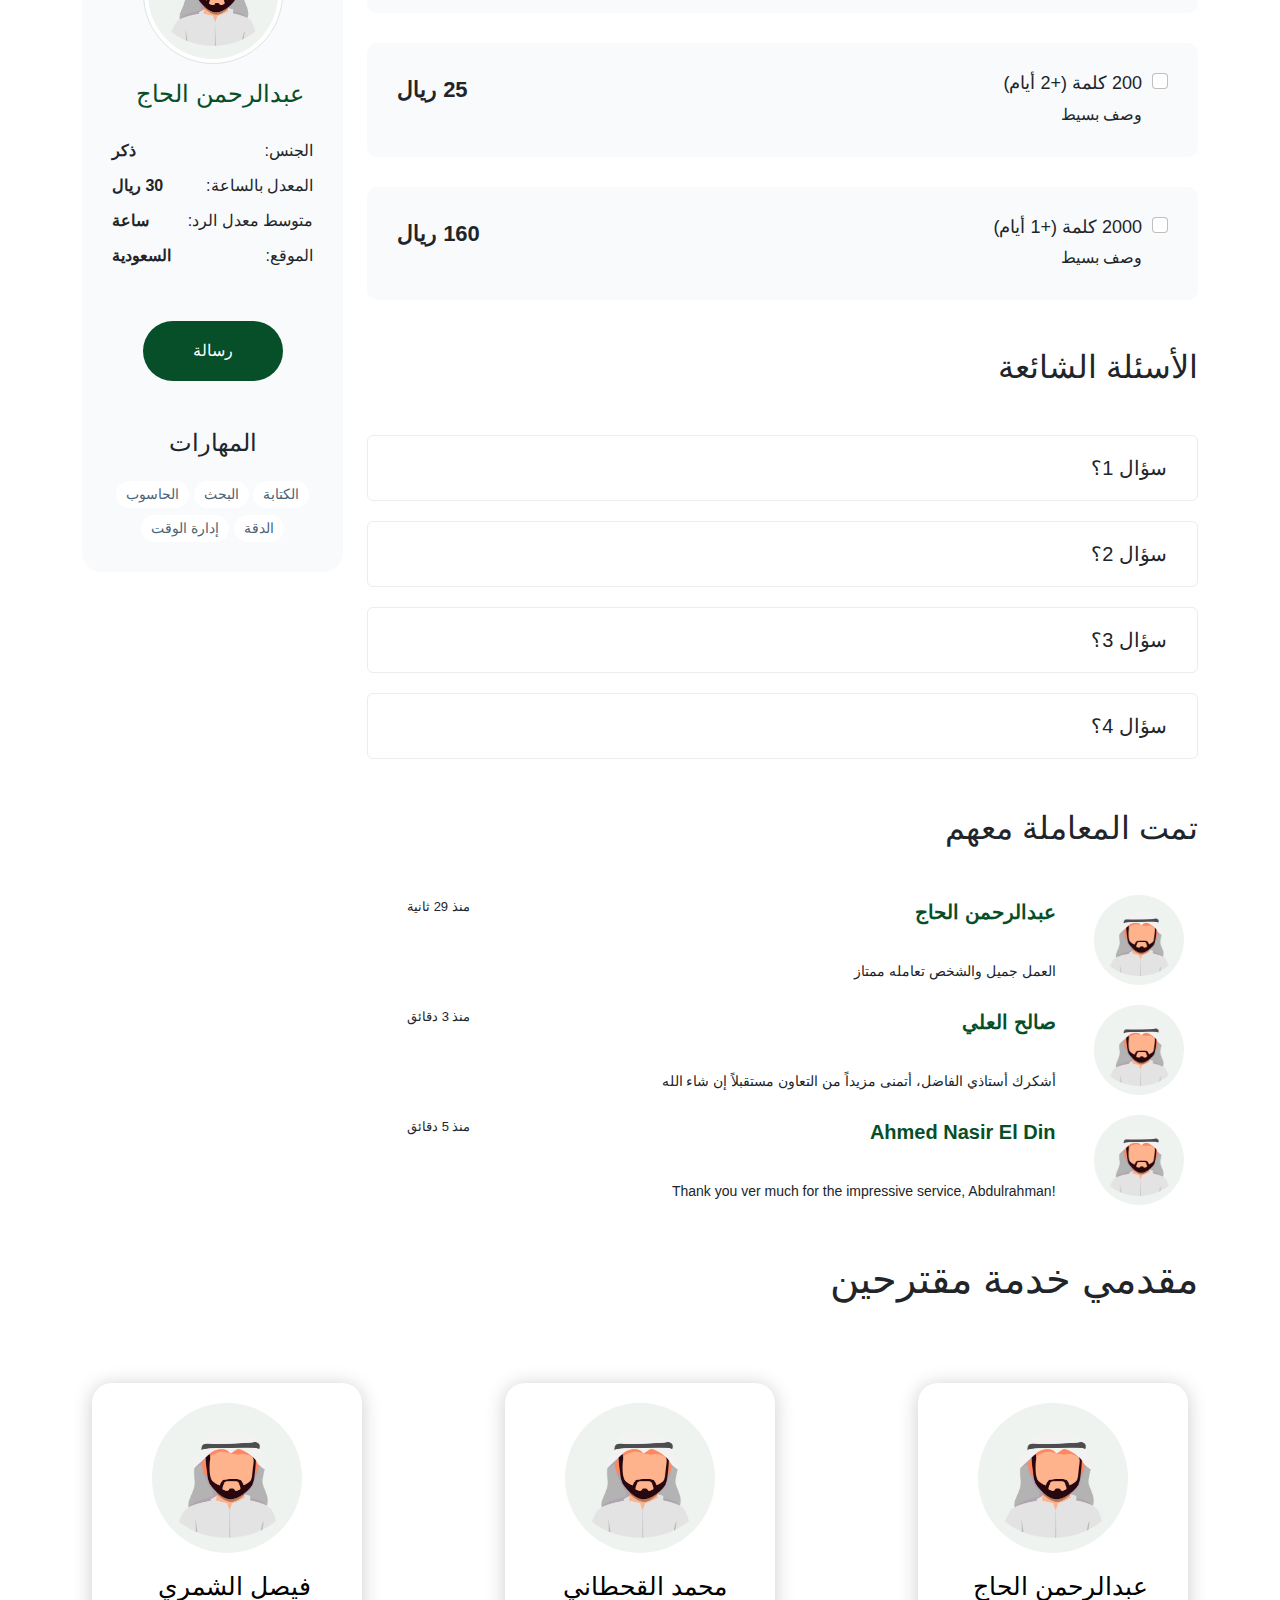
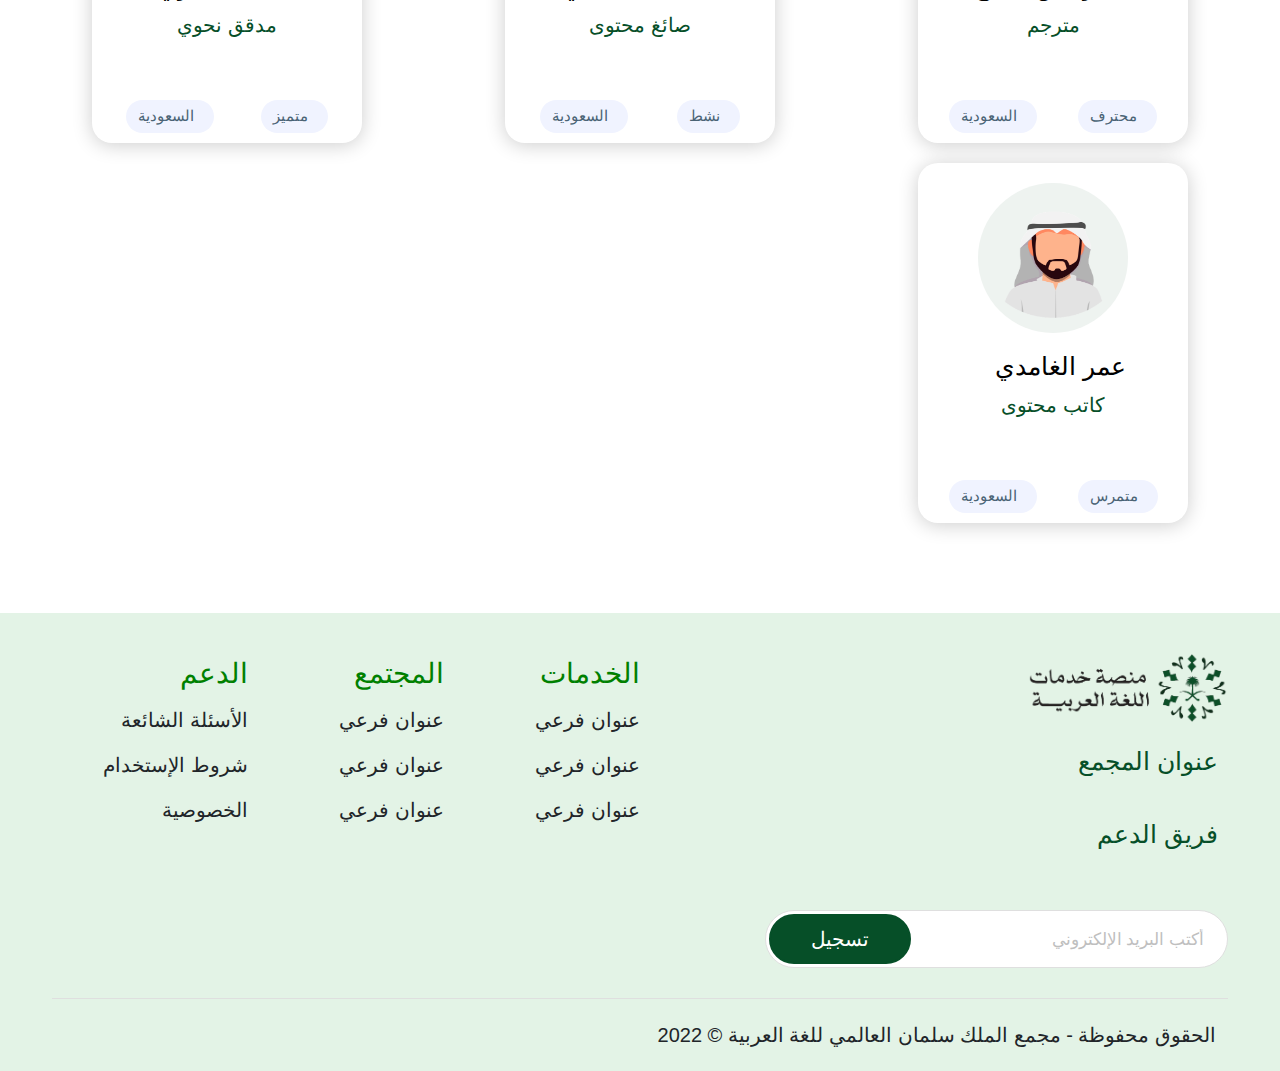
<file: service - details.html>
<!DOCTYPE html>
<html lang="en">

<head>
    <meta charset="UTF-8">
    <meta http-equiv="X-UA-Compatible" content="IE=edge">
    <meta name="viewport" content="width=device-width, initial-scale=1.0">

    <!-- Fontawesome -->
    <link rel="stylesheet" href="https://cdnjs.cloudflare.com/ajax/libs/font-awesome/6.1.1/css/all.min.css" integrity="sha512-KfkfwYDsLkIlwQp6LFnl8zNdLGxu9YAA1QvwINks4PhcElQSvqcyVLLD9aMhXd13uQjoXtEKNosOWaZqXgel0g==" crossorigin="anonymous" referrerpolicy="no-referrer"
    />
    <!-- Bootstrap -->
    <link rel="stylesheet" href="bootstrap.min.css">

    <!-- Custom Style -->
    <link rel="stylesheet" href="style.css">

    <title>منصة خدمات اللغة العربية</title>

    <style>

    </style>
</head>

<body dir="rtl">
    <!-- Preloader -->
    <div id="preloader" style="display: none;">
        <div class="spinner">
            <div class="uil-ripple-css">
                <div></div>
                <div></div>
            </div>
        </div>
    </div>

    <section class="header">

        <div class="header-top" id="myHeader">
            <div class="container-fluid">
                <div class="flex" id="navbar">

                    <a href="index.html" class="logo"><img src="images/logo.png" alt="" width="250"></a>

                    <nav class="menu-navigation">
                        <ul class="primary-list">
                            <li class=""><a href="index.html">الرئيسية</a></li>
                            <li class="has-submenu">
                                <a href="projects.html">المشاريع</a>
                                <ul class="sub-menu">
                                    <li id="" class=""><a href="projects.html" class="">المشاريع</a></li>
                                    <li id="" class=""><a href="projects - details.html" class="">تفاصيل المشروع</a></li>
                                </ul>
                            </li>
                            <li class="has-submenu">
                                <a href="seller-search.html">الخبراء</a>
                                <ul class="sub-menu">
                                    <li id="" class=""><a href="seller-search.html" class="">صفحة البحث عن مقدمي الخدمة</a></li>
                                    <li id="" class=""><a href="seller.html" class="">صفحة مقدم الخدمة</a></li>
                                    <li id="" class=""><a href="buyer.html" class="">صفحة مقدم الطلب</a></li>
                                </ul>
                            </li>
                            <!-- <li><a href="seller-search.html">الخبراء</a></li> -->
                            <li><a href="about.html">عن المنصة</a></li>
                            <!-- <li class="animation start-home"></li> -->
                        </ul>
                        <ul class="secondary-list">
                            <li>
                                <a href="user_login.html" class="">
                                    <i class="fa-solid fa-right-to-bracket"></i>
                                    <span>تسجيل الدخول</span>
                                </a>
                            </li>
                            <li>
                                <a href="user_register.html" class="">
                                    <i class="fa-solid fa-user-plus"></i>
                                    <span>تسجيل جديد</span>
                                </a>
                            </li>
                            <li>
                                <a href="favorite.html" class="favorite-icon">
                                    <i class="fa-solid fa-heart"></i>
                                    <span class="item_total">0</span>
                                    <span class="">المفضلة</span>
                                </a>
                            </li>
                            <li>
                                <a href="#_" class="">
                                    <img class="ar-lang d-none" src="images/ar-lang.png" alt="">
                                    <img class="en-lang" src="images/en-lang.png" alt="">
                                    <span class="lang">English</span>
                                </a>
                            </li>
                        </ul>
                    </nav>

                    <div class="mobile-menu">
                        <a href="#_" class="toggleMobileMenu"><i class="fa-solid fa-bars"></i></a>
                        <div class="mobileMenu">
                            <ul>
                                <li><a href="index.html">الرئيسية</a></li>
                                <li><a href="projects.html">المشاريع</a></li>
                                <li><a href="seller-search.html">الخبراء</a></li>
                                <li><a href="about.html">عن المنصة</a></li>
                            </ul>
                        </div>
                    </div>

                </div>
            </div>
        </div>

    </section>

    <div class="header-bottom-black ">
        <h1 class="" style="font-size: 70px;color:white;">ترجمة ملفات من العربية إلى الإنجليزية</h1>
        <div class="flex justify-content-start gap-2" style="color:white;">
            <p class="m-0">الرئيسية</p>
            <span>>></span>
            <p class="m-0">المشاريع</p>
        </div>
    </div>

    <!-- Services-posts -->
    <section class="main">
        <div class="container">

            <!-- Posts-content -->
            <div class="row justify-content-center posts-container">

                <!-- Search Part -->
                <div class="col-xl-9 search-result">

                    <!-- Project - information -->
                    <div class="row project-meta-cards mb-3">
                        <div class="col-xl-4 col-md-6">
                            <div class="project-meta">
                                <div class="my-auto">
                                    <i class="fa-solid fa-id-card-clip"></i>
                                </div>
                                <div class="my-auto">
                                    <span>وقت التسليم</span>
                                    <h6>3-1 أيام</h6>
                                </div>
                            </div>
                        </div>
                        <div class="col-xl-4 col-md-6">
                            <div class="project-meta">
                                <div class="my-auto">
                                    <i class="fa-solid fa-chart-pie"></i>
                                </div>
                                <div class="my-auto">
                                    <span>المستوى</span>
                                    <h6>محترف</h6>
                                </div>
                            </div>
                        </div>
                        <div class="col-xl-4 col-md-6">
                            <div class="project-meta">
                                <div class="my-auto">
                                    <i class="fa-solid fa-earth-asia"></i>
                                </div>
                                <div class="my-auto">
                                    <span>الموقع</span>
                                    <h6>السعودية</h6>
                                </div>
                            </div>
                        </div>
                    </div>

                    <!--  -->
                    <div id="carouselExampleIndicators" class="carousel slide" data-ride="carousel">
                        <!-- Big pic -->
                        <div class="carousel-inner">
                            <div class="carousel-item active">
                                <img class="d-block w-100" src="images/post-1.jpg" alt="First slide">
                            </div>
                            <div class="carousel-item">
                                <img class="d-block w-100" src="images/post-2.jpg" alt="Second slide">
                            </div>
                            <div class="carousel-item">
                                <img class="d-block w-100" src="images/post-3.jpg" alt="Third slide">
                            </div>
                            <div class="carousel-item">
                                <img class="d-block w-100" src="images/post-3.jpg" alt="Third slide">
                            </div>
                        </div>
                        <div class="small-pics">
                            <ol class="carousel-indicators">
                                <div data-target="#carouselExampleIndicators" data-slide-to="0" class="active li">
                                    <img src="images/post-1.jpg" alt="">
                                </div>
                                <div data-target="#carouselExampleIndicators" data-slide-to="1" class="li">
                                    <img src="images/post-2.jpg" alt="">
                                </div>
                                <div data-target="#carouselExampleIndicators" data-slide-to="2" class="li">
                                    <img src="images/post-3.jpg" alt="">
                                </div>
                                <div data-target="#carouselExampleIndicators" data-slide-to="2" class="li">
                                    <img src="images/post-3.jpg" alt="">
                                </div>
                            </ol>
                        </div>
                    </div>

                    <!-- Project - details -->
                    <div class="project-entry-content">
                        <h4>السلام عليكم ورحمة الله وبركاته</h4>
                        <p>ابحث عن مترجم محترف جداً :ولديه المتطلبات الآتية</p>
                        <ul>
                            <li>عدد سنوات خبرة بالترجمة لا تقل عن 3 سنوات</li>
                            <li>بكالوريوس لغة انجليزية أو مايعادلها ( مثال: اتمم دراسته بالخارج أو دراسه التخصص باللغة الانجليزية )</li>
                            <li>لديه قدرة على التعامل مع المقالات العلمية التربوية</li>
                            <li>لديه سرعة في الترجمه وسعره مناسب (يفضل منخفض التكلفة)</li>
                            <li>لديه عدد لا بأس به من العملاء السابقين وتقييم عالي</li>
                            <b>ارجوا الانتباه لوجود هذه المتطلبات لدى البائع وان لا يتم اضاعه الوقت بكتابة العرض لمن لا يتوفر لديه تلك المتطلبات حفاظا على وقتي ووقتكم</b>
                        </ul>
                    </div>
                    <!-- Additional Services -->
                    <div class="additional-services mt-5">
                        <h2 class="mb-5">الخدمات الإضافية</h2>
                        <form id="additional-service-form">
                            <div class="additional-service-item">
                                <div class="d-flex justify-content-between">
                                    <div>
                                        <div class="d-flex">
                                            <div>
                                                <input type="checkbox" class="form-check-input" data-service-id="57" data-nonce="b62bb25fde" name="additional_services[]" value="0">
                                            </div>
                                            <div>
                                                <h5>100 كلمة (+2 أيام)</h5>
                                                <div class="additional-service-content">
                                                    وصف بسيط
                                                </div>
                                            </div>
                                        </div>
                                    </div>
                                    <div>
                                        <strong>20 ريال</strong>
                                    </div>
                                </div>
                            </div>
                            <div class="additional-service-item">
                                <div class="d-flex justify-content-between">
                                    <div>
                                        <div class="d-flex">
                                            <div>
                                                <input type="checkbox" class="form-check-input" data-service-id="57" data-nonce="b62bb25fde" name="additional_services[]" value="1">
                                            </div>
                                            <div>
                                                <h5>200 كلمة (+2 أيام)</h5>
                                                <div class="additional-service-content">
                                                    وصف بسيط
                                                </div>
                                            </div>
                                        </div>
                                    </div>
                                    <div>
                                        <strong>25 ريال</strong>
                                    </div>
                                </div>
                            </div>
                            <div class="additional-service-item">
                                <div class="d-flex justify-content-between">
                                    <div>
                                        <div class="d-flex">
                                            <div>
                                                <input type="checkbox" class="form-check-input" data-service-id="57" data-nonce="b62bb25fde" name="additional_services[]" value="2">
                                            </div>
                                            <div>
                                                <h5>2000 كلمة (+1 أيام)</h5>
                                                <div class="additional-service-content">
                                                    وصف بسيط
                                                </div>
                                            </div>
                                        </div>
                                    </div>
                                    <div>
                                        <strong>160 ريال</strong>
                                    </div>
                                </div>
                            </div>
                        </form>
                    </div>
                    <!-- Frequently Asked Questions -->
                    <div class="faq mt-5">
                        <h2 class="mb-5">الأسئلة الشائعة</h2>
                        <div id="accordion" class="prolancer-accordion">
                            <div class="prolancer-accordion-item">
                                <h5 data-toggle="collapse" data-target="#collapse-0" aria-expanded="false" aria-controls="collapse-0" class="collapsed">
                                    سؤال 1؟
                                    <i class="fa-solid fa-plus"></i>
                                    <i class="fa-solid fa-minus"></i>
                                </h5>
                                <div id="collapse-0" class="collapse" data-parent="#accordion">
                                    الإجابة .....
                                </div>
                            </div>
                            <div class="prolancer-accordion-item">
                                <h5 data-toggle="collapse" data-target="#collapse-1" aria-expanded="false" aria-controls="collapse-1" class="collapsed">
                                    سؤال 2؟
                                    <i class="fa-solid fa-plus"></i>
                                    <i class="fa-solid fa-minus"></i>
                                </h5>
                                <div id="collapse-1" class="collapse" data-parent="#accordion">
                                    الإجابة .....
                                </div>
                            </div>
                            <div class="prolancer-accordion-item">
                                <h5 data-toggle="collapse" data-target="#collapse-2" aria-expanded="false" aria-controls="collapse-2" class="collapsed">
                                    سؤال 3؟
                                    <i class="fa-solid fa-plus"></i>
                                    <i class="fa-solid fa-minus"></i>
                                </h5>
                                <div id="collapse-2" class="collapse" data-parent="#accordion">
                                    الإجابة .....
                                </div>
                            </div>
                            <div class="prolancer-accordion-item">
                                <h5 data-toggle="collapse" data-target="#collapse-3" aria-expanded="false" aria-controls="collapse-3" class="collapsed">
                                    سؤال 4؟
                                    <i class="fa-solid fa-plus"></i>
                                    <i class="fa-solid fa-minus"></i>
                                </h5>
                                <div id="collapse-3" class="collapse" data-parent="#accordion">
                                    الإجابة .....
                                </div>
                            </div>
                        </div>
                    </div>

                    <!-- Reviews -->
                    <div class="review">
                        <h2 class="mb-5">تمت المعاملة معهم</h2>
                        <!-- 1 -->
                        <div class="row">
                            <div class="col-md-2 col-xs-3 text-left text-md-center">
                                <img src="images/user-2.png" class="" alt="">
                            </div>
                            <div class="col-md-10 col-xs-9 my-auto">
                                <div class="commenter">
                                    <a href="#_">عبدالرحمن الحاج</a>
                                    <span>منذ 29 ثانية</span>
                                    <div class="stars">
                                        <div class="star-received">
                                            <i class="fas fa-star"></i>
                                            <i class="fas fa-star"></i>
                                            <i class="fas fa-star"></i>
                                            <i class="fas fa-star"></i>
                                            <i class="fas fa-star"></i>
                                        </div>
                                    </div>
                                </div>
                                <p class="mb-0 job-title">
                                    <span>العمل جميل والشخص تعامله ممتاز</span>
                                </p>
                            </div>
                        </div>
                        <!-- 2 -->
                        <div class="row">
                            <div class="col-md-2 col-xs-3 text-left text-md-center">
                                <img src="images/user-2.png" class="" alt=""> </div>
                            <div class="col-md-10 col-xs-9 my-auto">
                                <div class="commenter">
                                    <a href="#_">صالح العلي</a>
                                    <span>منذ 3 دقائق</span>
                                    <div class="stars">
                                        <div class="star-received">
                                            <i class="fas fa-star"></i>
                                            <i class="fas fa-star"></i>
                                            <i class="fas fa-star"></i>
                                            <i class="fas fa-star"></i>
                                            <i class="fas fa-star"></i>
                                        </div>
                                    </div>
                                </div>
                                <p class="mb-0 job-title">
                                    <span>أشكرك أستاذي الفاضل، أتمنى مزيداً من التعاون مستقبلاً إن شاء الله</span>
                                </p>
                            </div>
                        </div>
                        <!-- 3 -->
                        <div class="row">
                            <div class="col-md-2 col-xs-3 text-left text-md-center">
                                <img src="images/user-2.png" class="" alt=""> </div>
                            <div class="col-md-10 col-xs-9 my-auto">
                                <div class="commenter">
                                    <a href="#_">Ahmed Nasir El Din</a>
                                    <span>منذ 5 دقائق</span>
                                    <div class="stars">
                                        <div class="star-received">
                                            <i class="fas fa-star"></i>
                                            <i class="fas fa-star"></i>
                                            <i class="fas fa-star"></i>
                                            <i class="fas fa-star"></i>
                                            <i class="fas fa-star"></i>
                                        </div>
                                    </div>
                                </div>
                                <p class="mb-0 job-title">
                                    <span>!Thank you ver much for the impressive service, Abdulrahman</span>
                                </p>
                            </div>
                        </div>
                    </div>

                </div>

                <!-- Filter Part -->
                <div class="col-xl-3 position-relative search-filter">
                    <!-- <aside id="secondary" class="filter-area"> -->
                    <div id="" class="filter">

                        <div class="service-widget">
                            <div class="mb-5">
                                <div class="price-tab">
                                    <ul class="nav nav-tabs mb-3">
                                        <li class="nav-item">
                                            <a class="nav-link active show" data-toggle="tab" data-target="#tab-0" role="tab" aria-selected="">أساسي</a>
                                        </li>
                                        <li class="nav-item">
                                            <a class="nav-link " data-toggle="tab" data-target="#tab-1" role="tab" aria-selected="true">متقدم</a>
                                        </li>

                                        <li class="nav-item">
                                            <a class="nav-link " data-toggle="tab" data-target="#tab-2" role="tab" aria-selected="">احترافي</a>
                                        </li>
                                    </ul>
                                    <div class="tab-content">
                                        <div class="tab-pane fade active show" id="tab-0" role="tabpanel">
                                            <h1 class="price" data-price="20"><span>20</span>ريال</h1>
                                            <p>مايصل إلى 500 كلمة</p>
                                            <ul class="list-unstyled">
                                                <li class="mb-2">
                                                    <i class="far fa-fw fa-clock"></i>
                                                    <b>يوم واحد</b>
                                                </li>
                                                <li>
                                                    <i class="fa-solid fa-check"></i> مايصل إلى 500 كلمة </li>
                                                <li>
                                                    <i class="fa-solid fa-check"></i> التدقيق اللغوي </li>
                                                <li>
                                                    <i class="fa-solid fa-xmark"></i> تنسيق المستند </li>
                                                <li>
                                                    <i class="fa-solid fa-xmark"></i> دليل أسلوب اللغة </li>
                                            </ul>
                                            <div class="text-center mt-4">
                                                <a href="#" class="order-service prolancer-btn price" data-package-id="0" data-service-id="57" data-additional-service-ids="" data-price="20" data-nonce="f38163046b">تقديم طلب (<span>20</span>ريال)</a>
                                            </div>
                                        </div>
                                        <div class="tab-pane fade " id="tab-1" role="tabpanel">
                                            <h1 class="price" data-price="50"><span>50</span>ريال</h1>
                                            <p>مايصل إلى 1000 كلمة</p>
                                            <ul class="list-unstyled">
                                                <li class="mb-2">
                                                    <i class="far fa-fw fa-clock"></i>
                                                    <b>2 أيام</b>
                                                </li>
                                                <li>
                                                    <i class="fa-solid fa-check"></i> مايصل إلى 1000 كلمة </li>
                                                <li>
                                                    <i class="fa-solid fa-check"></i> التدقيق اللغوي </li>
                                                <li>
                                                    <i class="fa-solid fa-check"></i> تنسيق المستند </li>
                                                <li>
                                                    <i class="fa-solid fa-xmark"></i> دليل أسلوب اللغة </li>
                                            </ul>
                                            <div class="text-center mt-4">
                                                <a href="#" class="order-service prolancer-btn price" data-package-id="1" data-service-id="57" data-additional-service-ids="" data-price="200" data-nonce="f38163046b">تقديم الطلب (<span>50</span>ريال)</a>
                                            </div>
                                        </div>
                                        <div class="tab-pane fade " id="tab-2" role="tabpanel">
                                            <h1 class="price" data-price="150"><span>150</span>ريال</h1>
                                            <p>مايصل إلى 3000 كلمة</p>
                                            <ul class="list-unstyled">
                                                <li class="mb-2">
                                                    <i class="far fa-fw fa-clock"></i>
                                                    <b>3 أيام</b>
                                                </li>
                                                <li>
                                                    <i class="fa-solid fa-check"></i> مايصل إلى 3000 كلمة </li>
                                                <li>
                                                    <i class="fa-solid fa-check"></i> التدقيق اللغوي </li>
                                                <li>
                                                    <i class="fa-solid fa-check"></i> تنسيق المستند </li>
                                                <li>
                                                    <i class="fa-solid fa-check"></i> دليل أسلوب اللغة </li>
                                            </ul>
                                            <div class="text-center mt-4">
                                                <a href="#" class="order-service prolancer-btn price" data-package-id="2" data-service-id="57" data-additional-service-ids="" data-price="500" data-nonce="f38163046b">تقديم الطلب (<span>150</span>ريال)</a>
                                            </div>
                                        </div>
                                    </div>
                                </div>
                            </div>
                        </div>

                        <div class="service-widget">
                            <div class="text-center mb-5">
                                <a href="#" class="prolancer-rgb-btn wishlist-service" data-id="57" data-nonce="81b09d2ef7">
                                    <i class="fa-solid fa-heart"></i>
                                    <span>أضف إلى المفضلة</span>
                                </a>
                            </div>
                            <ul class="list-unstyled meta">
                                <li class="text-left">وقت التسليم:<b class="float-start">2-3 أيام</b></li>
                                <li class="text-left">القسم:<b class="float-start">الترجمة</b></li>
                                <li class="text-left">المستوى:<b class="float-start">محترف</b></li>
                            </ul>
                        </div>

                        <div class="service-widget">
                            <div class="text-center">
                                <h3 class="service-widget-title mb-4">معلومات مقدم الخدمة</h3>
                                <a href="#_" class="mt-3">
                                    <img src="images/user-2.png" class="mb-3 rounded-circle img-thumbnail" alt="" style="width: 140px;height: 140px;">
                                </a>
                                <a href="#_" target="_blank">
                                    <h4>عبدالرحمن الحاج
                                        <i class="fas fa-check-circle verified" title="Verified"></i>
                                    </h4>
                                </a>
                            </div>
                            <ul class="list-unstyled meta mt-4 mb-5">
                                <li class="text-left">
                                    الجنس:<b class="float-start">ذكر</b>
                                </li>
                                <li class="text-left">
                                    المعدل بالساعة:<b class="float-start">30 ريال</b>
                                </li>
                                <li class="text-left">
                                    متوسط معدل الرد:<b class="float-start">ساعة</b>
                                </li>
                                <li class="text-left">
                                    الموقع:<b class="float-start">السعودية</b>
                                </li>
                            </ul>
                            <div class="text-center">
                                <a href="#" class="prolancer-btn" data-toggle="modal" data-target="#message57">رسالة</a>
                            </div>
                            <div class="mt-5 text-center">
                                <h4 class="mb-3">المهارات</h4>
                                <div class="skills">
                                    <a href="#_">الكتابة</a>
                                    <a href="#_">البحث</a>
                                    <a href="#_">الحاسوب</a>
                                    <a href="#_">الدقة</a>
                                    <a href="#_">إدارة الوقت</a>
                                </div>
                            </div>
                        </div>

                    </div>
                    <!-- </aside> -->
                </div>

            </div>

            <!-- Featured Experts -->
            <div class="featured-expert mb-5">
                <h1 class="mb-5">مقدمي خدمة مقترحين</h1>
                <!-- <p class="sub-title">تقديم خدمات ذات طابع فريد من نوعه بدقة عالية وسرعة في الأداء</p> -->
                <div class="featured-expert-container">

                    <!-- expert card 1 -->
                    <div class="expert-card">

                        <div class="expert-img">
                            <img src="images/user-2.png">
                        </div>

                        <div class="expert-body">

                            <div class="expert-detail">
                                <div class="name flex">
                                    <p class="expert-name">عبدالرحمن الحاج</p>
                                    <span class="check">
                                                            <i class="fa-solid fa-circle-check"></i>
                                                        </span>
                                </div>
                                <p class="career">مترجم</p>
                                <span class="rate">
                                    <i class="fa-solid fa-star-half-stroke"></i>
                                    <i class="fa-solid fa-star"></i>
                                    <i class="fa-solid fa-star"></i>
                                    <i class="fa-solid fa-star"></i>
                                    <i class="fa-solid fa-star"></i>
                                </span>
                            </div>

                            <div class="expert-footer">
                                <div class="level">
                                    <i class="fa-solid fa-user-shield"></i>
                                    <p>محترف</p>
                                </div>
                                <div class="country">
                                    <i class="fa-solid fa-earth-asia"></i>
                                    <p>السعودية</p>
                                </div>
                            </div>

                        </div>

                    </div>

                    <!-- expert card 2 -->
                    <div class="expert-card">

                        <div class="expert-img">
                            <img src="images/user-2.png">
                        </div>

                        <div class="expert-body">

                            <div class="expert-detail">
                                <div class="name flex">
                                    <p class="expert-name">محمد القحطاني</p>
                                    <span class="check">
                                                            <!-- <i class="fa-solid fa-circle-check"></i> -->
                                                        </span>
                                </div>
                                <p class="career">صائغ محتوى</p>
                                <span class="rate">
                                    <i class="fa-solid fa-star-half-stroke"></i>
                                    <i class="fa-solid fa-star"></i>
                                    <i class="fa-solid fa-star"></i>
                                    <i class="fa-solid fa-star"></i>
                                    <i class="fa-solid fa-star"></i>
                                </span>
                            </div>

                            <div class="expert-footer">
                                <div class="level">
                                    <i class="fa-solid fa-user-shield"></i>
                                    <p>نشط</p>
                                </div>
                                <div class="country">
                                    <i class="fa-solid fa-earth-asia"></i>
                                    <p>السعودية</p>
                                </div>
                            </div>

                        </div>

                    </div>

                    <!-- expert card 3 -->
                    <div class="expert-card">

                        <div class="expert-img">
                            <img src="images/user-2.png">
                        </div>

                        <div class="expert-body">

                            <div class="expert-detail">
                                <div class="name flex">
                                    <p class="expert-name">فيصل الشمري</p>
                                    <span class="check">
                                                            <i class="fa-solid fa-circle-check"></i>
                                                        </span>
                                </div>
                                <p class="career">مدقق نحوي</p>
                                <span class="rate">
                                    <i class="fa-solid fa-star-half-stroke"></i>
                                    <i class="fa-solid fa-star"></i>
                                    <i class="fa-solid fa-star"></i>
                                    <i class="fa-solid fa-star"></i>
                                    <i class="fa-solid fa-star"></i>
                                </span>
                            </div>

                            <div class="expert-footer">
                                <div class="level">
                                    <i class="fa-solid fa-user-shield"></i>
                                    <p>متميز</p>
                                </div>
                                <div class="country">
                                    <i class="fa-solid fa-earth-asia"></i>
                                    <p>السعودية</p>
                                </div>
                            </div>

                        </div>

                    </div>

                    <!-- expert card 4 -->
                    <div class="expert-card">

                        <div class="expert-img">
                            <img src="images/user-2.png">
                        </div>

                        <div class="expert-body">

                            <div class="expert-detail">
                                <div class="name flex">
                                    <p class="expert-name">عمر الغامدي</p>
                                    <span class="check">
                                                            <i class="fa-solid fa-circle-check"></i>
                                                        </span>
                                </div>
                                <p class="career">كاتب محتوى</p>
                                <span class="rate">
                                                        <i class="fa-solid fa-star-half-stroke"></i>
                                                        <i class="fa-solid fa-star"></i>
                                                        <i class="fa-solid fa-star"></i>
                                                        <i class="fa-solid fa-star"></i>
                                                        <i class="fa-solid fa-star"></i>
                                                    </span>
                            </div>

                            <div class="expert-footer">
                                <div class="level">
                                    <i class="fa-solid fa-user-shield"></i>
                                    <p>متمرس</p>
                                </div>
                                <div class="country">
                                    <i class="fa-solid fa-earth-asia"></i>
                                    <p>السعودية</p>
                                </div>
                            </div>

                        </div>

                    </div>

                </div>

            </div>

        </div>

    </section>

    <section class="footer">
        <div class="footer-container">
            <div class="footer-content row">
                <div class="col-6 address">
                    <div class="logo">
                        <img src="images/website-logo.png" alt="">
                    </div>
                    <p id="location-address">عنوان المجمع</p>
                    <p id="support-email">فريق الدعم</p>
                    <div class="inputs">
                        <input type="text" placeholder="أكتب البريد الإلكتروني" class="search-field">
                        <a href="#_" class="btn search-btn">تسجيل</a>
                    </div>
                </div>
                <div class="col-6 flex-row links">
                    <div class="col-4 flex-col">
                        <ul class="list">
                            <li>الخدمات</li>
                            <li>عنوان فرعي</li>
                            <li>عنوان فرعي</li>
                            <li>عنوان فرعي</li>
                        </ul>
                    </div>
                    <div class="col-4 flex-col">
                        <ul class="list">
                            <li>المجتمع</li>
                            <li>عنوان فرعي</li>
                            <li>عنوان فرعي</li>
                            <li>عنوان فرعي</li>
                        </ul>
                    </div>
                    <div class="col-4 flex-col">
                        <ul class="list">
                            <li>الدعم</li>
                            <li>الأسئلة الشائعة</li>
                            <li>شروط الإستخدام</li>
                            <li>الخصوصية</li>
                        </ul>
                    </div>
                </div>
            </div>
            <div class="copywrite flex">
                <p class="content">الحقوق محفوظة - مجمع الملك سلمان العالمي للغة العربية &#169; 2022</p>
                <div class="social-media flex">
                    <a href="#_"><i class="fa-brands fa-linkedin"></i></a>
                    <a href="#_"><i class="fa-brands fa-youtube"></i></i></a>
                    <a href="#_"><i class="fa-brands fa-facebook-square"></i></i></a>
                    <a href="#_"><i class="fa-brands fa-twitter-square"></i></a>
                </div>
            </div>
        </div>
    </section>


    <!-- jQuery if needed -->
    <script src="https://cdnjs.cloudflare.com/ajax/libs/jquery/3.6.0/jquery.min.js" integrity="sha512-894YE6QWD5I59HgZOGReFYm4dnWc1Qt5NtvYSaNcOP+u1T9qYdvdihz0PPSiiqn/+/3e7Jo4EaG7TubfWGUrMQ==" crossorigin="anonymous" referrerpolicy="no-referrer"></script>
    <script src="https://code.jquery.com/jquery-3.2.1.slim.min.js" integrity="sha384-KJ3o2DKtIkvYIK3UENzmM7KCkRr/rE9/Qpg6aAZGJwFDMVNA/GpGFF93hXpG5KkN" crossorigin="anonymous"></script>
    <script src="https://cdn.jsdelivr.net/npm/popper.js@1.12.9/dist/umd/popper.min.js" integrity="sha384-ApNbgh9B+Y1QKtv3Rn7W3mgPxhU9K/ScQsAP7hUibX39j7fakFPskvXusvfa0b4Q" crossorigin="anonymous"></script>
    <script src="https://cdn.jsdelivr.net/npm/bootstrap@4.0.0/dist/js/bootstrap.min.js" integrity="sha384-JZR6Spejh4U02d8jOt6vLEHfe/JQGiRRSQQxSfFWpi1MquVdAyjUar5+76PVCmYl" crossorigin="anonymous"></script>

    <script src="script.js"></script>
    <script src="main.js"></script>

</body>

</html>
</file>
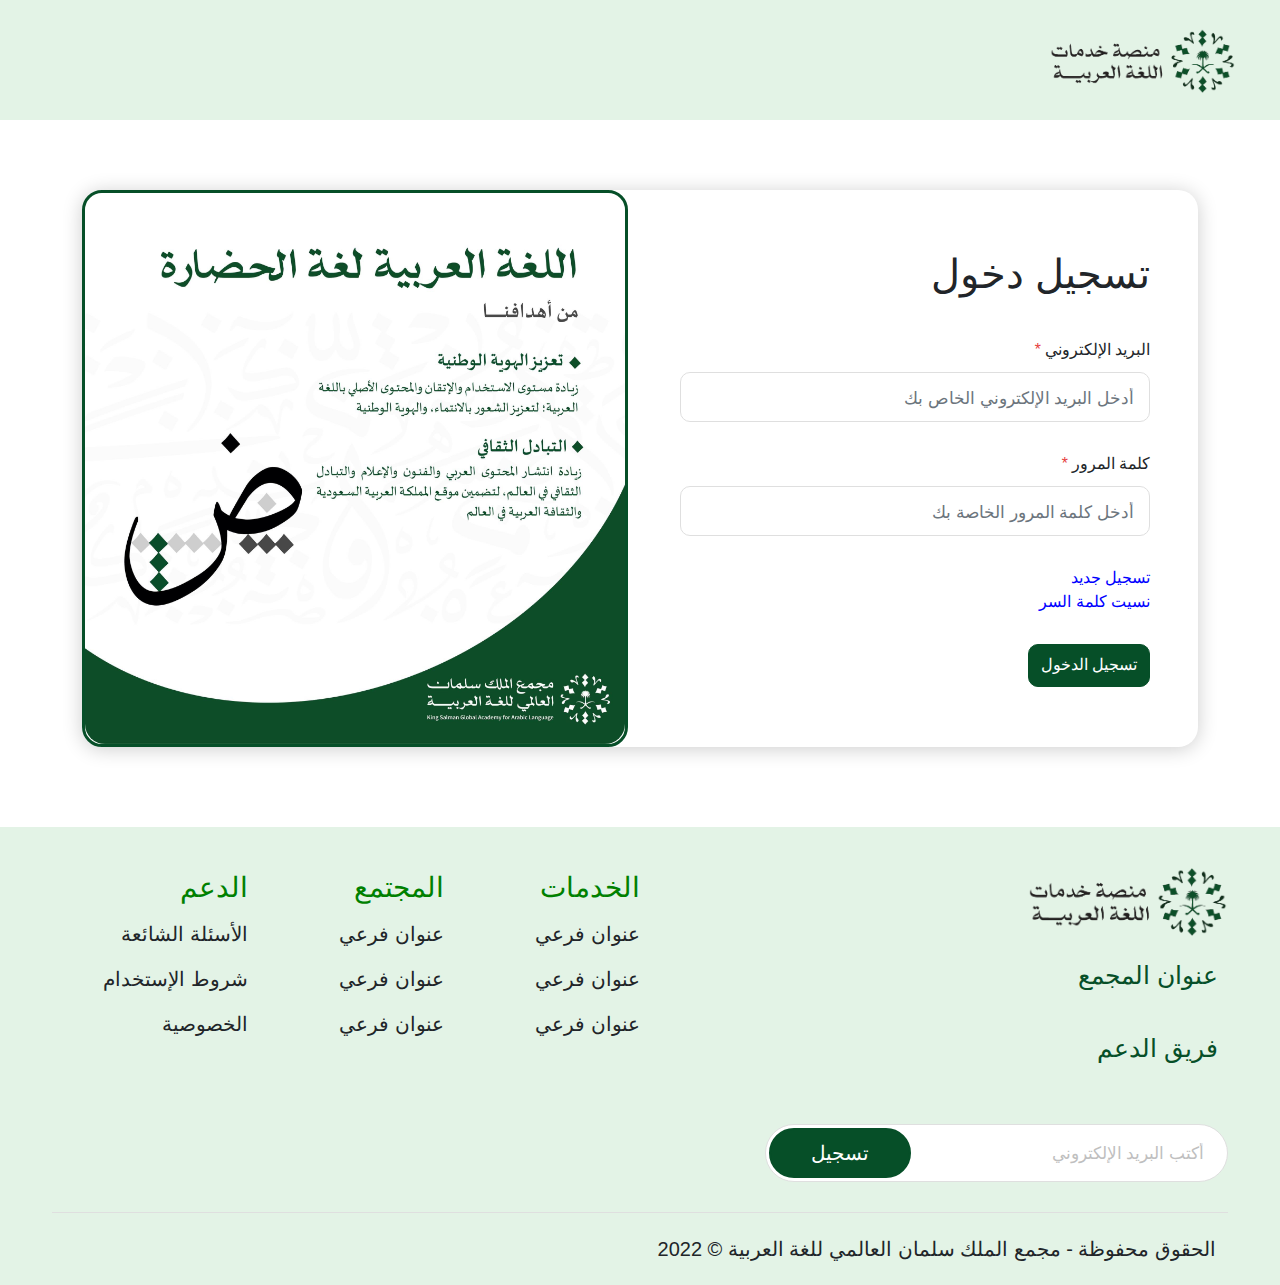
<file: user_login.html>
<!DOCTYPE html>
<html lang="en">

<head>
    <meta charset="UTF-8">
    <meta http-equiv="X-UA-Compatible" content="IE=edge">
    <meta name="viewport" content="width=device-width, initial-scale=1.0">
    <link rel="stylesheet" href="https://cdnjs.cloudflare.com/ajax/libs/font-awesome/6.1.1/css/all.min.css" integrity="sha512-KfkfwYDsLkIlwQp6LFnl8zNdLGxu9YAA1QvwINks4PhcElQSvqcyVLLD9aMhXd13uQjoXtEKNosOWaZqXgel0g==" crossorigin="anonymous" referrerpolicy="no-referrer"
    />
    <!-- <link rel="stylesheet" href="fontawesome.min.css"> -->
    <!-- <link rel="stylesheet" href="5.15.3-fontawesome.min.css"> -->
    <link rel="stylesheet" href="bootstrap.min.css">
    <!-- <link rel='stylesheet' id='bootstrap-css' href='https://themebing.com/wp/prolancer/wp-content/themes/prolancer/assets/css/bootstrap.min.css?ver=6.0.1' type='text/css' media='all' /> -->

    <!-- Custom Style -->
    <link rel="stylesheet" href="style.css">

    <!-- Font Family: Sakkal Majalla -->
    <!-- <link href="http://fonts.cdnfonts.com/css/sakkal-majalla-2" rel="stylesheet"> -->
    <title>منصة خدمات اللغة العربية</title>

</head>

<body dir="rtl">

    <section class="header">

        <div class="header-top" id="myHeader">
            <div class="container-fluid">
                <div class="flex" id="navbar">

                    <a href="index.html" class="logo"><img src="images/logo.png" alt="" width="250"></a>

                    <nav class="menu-navigation">
                        <ul class="primary-list">
                            <li class=""><a href="index.html">الرئيسية</a></li>
                            <li class="has-submenu">
                                <a href="projects.html">المشاريع</a>
                                <ul class="sub-menu">
                                    <li id="" class=""><a href="projects.html" class="">المشاريع</a></li>
                                    <li id="" class=""><a href="projects - details.html" class="">تفاصيل المشروع</a></li>
                                </ul>
                            </li>
                            <li class="has-submenu">
                                <a href="seller-search.html">الخبراء</a>
                                <ul class="sub-menu">
                                    <li id="" class=""><a href="seller-search.html" class="">صفحة البحث عن مقدمي الخدمة</a></li>
                                    <li id="" class=""><a href="seller.html" class="">صفحة مقدم الخدمة</a></li>
                                    <li id="" class=""><a href="buyer.html" class="">صفحة مقدم الطلب</a></li>
                                </ul>
                            </li>
                            <!-- <li><a href="seller-search.html">الخبراء</a></li> -->
                            <li><a href="about.html">عن المنصة</a></li>
                            <!-- <li class="animation start-home"></li> -->
                        </ul>
                        <ul class="secondary-list">
                            <li>
                                <a href="user_login.html" class="">
                                    <i class="fa-solid fa-right-to-bracket"></i>
                                    <span>تسجيل الدخول</span>
                                </a>
                            </li>
                            <li>
                                <a href="user_register.html" class="">
                                    <i class="fa-solid fa-user-plus"></i>
                                    <span>تسجيل جديد</span>
                                </a>
                            </li>
                            <li>
                                <a href="favorite.html" class="favorite-icon">
                                    <i class="fa-solid fa-heart"></i>
                                    <span class="item_total">0</span>
                                    <span class="">المفضلة</span>
                                </a>
                            </li>
                            <li>
                                <a href="#_" class="">
                                    <img class="ar-lang d-none" src="images/ar-lang.png" alt="">
                                    <img class="en-lang" src="images/en-lang.png" alt="">
                                    <span class="lang">English</span>
                                </a>
                            </li>
                        </ul>
                    </nav>

                    <div class="mobile-menu">
                        <a href="#_" class="toggleMobileMenu"><i class="fa-solid fa-bars"></i></a>
                        <div class="mobileMenu">
                            <ul>
                                <li><a href="index.html">الرئيسية</a></li>
                                <li><a href="projects.html">المشاريع</a></li>
                                <li><a href="seller-search.html">الخبراء</a></li>
                                <li><a href="about.html">عن المنصة</a></li>
                            </ul>
                        </div>
                    </div>

                </div>
            </div>
        </div>

    </section>


    <div class="main container">
        <div class="login-box">
            <!-- <form action="">

            </form> -->
            <div class="row">

                <div class="col-md-6 col-xs-12 form-section">
                    <h1 class="form-title">تسجيل دخول</h1>
                    <!-- <hr class=""> -->
                    <div class="container-form">
                        <form autocomplete="off">
                            <div class="row">
                                <div class="col-xs-12">
                                    <div class="form-group"><label>البريد الإلكتروني <em class="field-mandatory">*</em></label><input class="form-control" placeholder="أدخل البريد الإلكتروني الخاص بك" type="email" name="email" value=""></div>
                                </div>
                                <div class="col-xs-12">
                                    <div class="form-group"><label>كلمة المرور <em class="field-mandatory">*</em></label><input class="form-control" placeholder="أدخل كلمة المرور الخاصة بك" type="password" name="password" value=""></div>
                                </div>
                                <div class="col-xs-12">
                                    <div class="form-group">
                                        <div class="register"><span class=""><a href="user_register.html">تسجيل جديد</a></span></div>
                                        <div class="forget-pw"><span class=""><a href="forget-pw.html">نسيت كلمة السر</a></span></div>
                                    </div>
                                </div>
                                <div class="col-md-4 col-xs-12"><button type="submit" class="btn btn-primary btn-block">تسجيل الدخول</button></div>
                            </div>
                        </form>
                    </div>
                </div>

                <div class="col-md-6 col-xs-12 img-section">
                    <div class="img-container">
                        <img src="images/register_bg.jpg" alt="">
                    </div>
                </div>

            </div>
        </div>
    </div>

    <section class="footer">
        <div class="footer-container">
            <div class="footer-content row">
                <div class="col-lg-6 col-md-12 col-sm-12 address">
                    <div class="logo">
                        <img src="images/website-logo.png" alt="">
                    </div>
                    <p id="location-address">عنوان المجمع</p>
                    <p id="support-email">فريق الدعم</p>
                    <div class="inputs">
                        <input type="text" placeholder="أكتب البريد الإلكتروني" class="search-field">
                        <a href="#_" class="btn search-btn">تسجيل</a>
                    </div>
                </div>
                <div class="col-lg-6 col-md-12 col-sm-12 flex-row links">
                    <div class="col-lg-4 col-md-4 col-sm-6">
                        <ul class="list">
                            <li>الخدمات</li>
                            <li>عنوان فرعي</li>
                            <li>عنوان فرعي</li>
                            <li>عنوان فرعي</li>
                        </ul>
                    </div>
                    <div class="col-lg-4 col-md-4 col-sm-6">
                        <ul class="list">
                            <li>المجتمع</li>
                            <li>عنوان فرعي</li>
                            <li>عنوان فرعي</li>
                            <li>عنوان فرعي</li>
                        </ul>
                    </div>
                    <div class="col-lg-4 col-md-4 col-sm-6">
                        <ul class="list">
                            <li>الدعم</li>
                            <li>الأسئلة الشائعة</li>
                            <li>شروط الإستخدام</li>
                            <li>الخصوصية</li>
                        </ul>
                    </div>
                </div>
            </div>
            <div class="copywrite flex">
                <p class="content">الحقوق محفوظة - مجمع الملك سلمان العالمي للغة العربية &#169; 2022</p>
                <div class="social-media flex">
                    <a href="#_"><i class="fa-brands fa-linkedin"></i></a>
                    <a href="#_"><i class="fa-brands fa-youtube"></i></i></a>
                    <a href="#_"><i class="fa-brands fa-facebook-square"></i></i></a>
                    <a href="#_"><i class="fa-brands fa-twitter-square"></i></a>
                </div>
            </div>
        </div>
    </section>


    <script type='text/javascript' src='https://themebing.com/wp/prolancer/wp-content/themes/prolancer/assets/js/bootstrap.min.js?ver=1.2.8' id='bootstrap-js'></script>


    <!-- jQuery if needed -->
    <script src="https://cdnjs.cloudflare.com/ajax/libs/jquery/3.6.0/jquery.min.js" integrity="sha512-894YE6QWD5I59HgZOGReFYm4dnWc1Qt5NtvYSaNcOP+u1T9qYdvdihz0PPSiiqn/+/3e7Jo4EaG7TubfWGUrMQ==" crossorigin="anonymous" referrerpolicy="no-referrer"></script>
    <script src="script.js"></script>
</body>

</html>
</file>
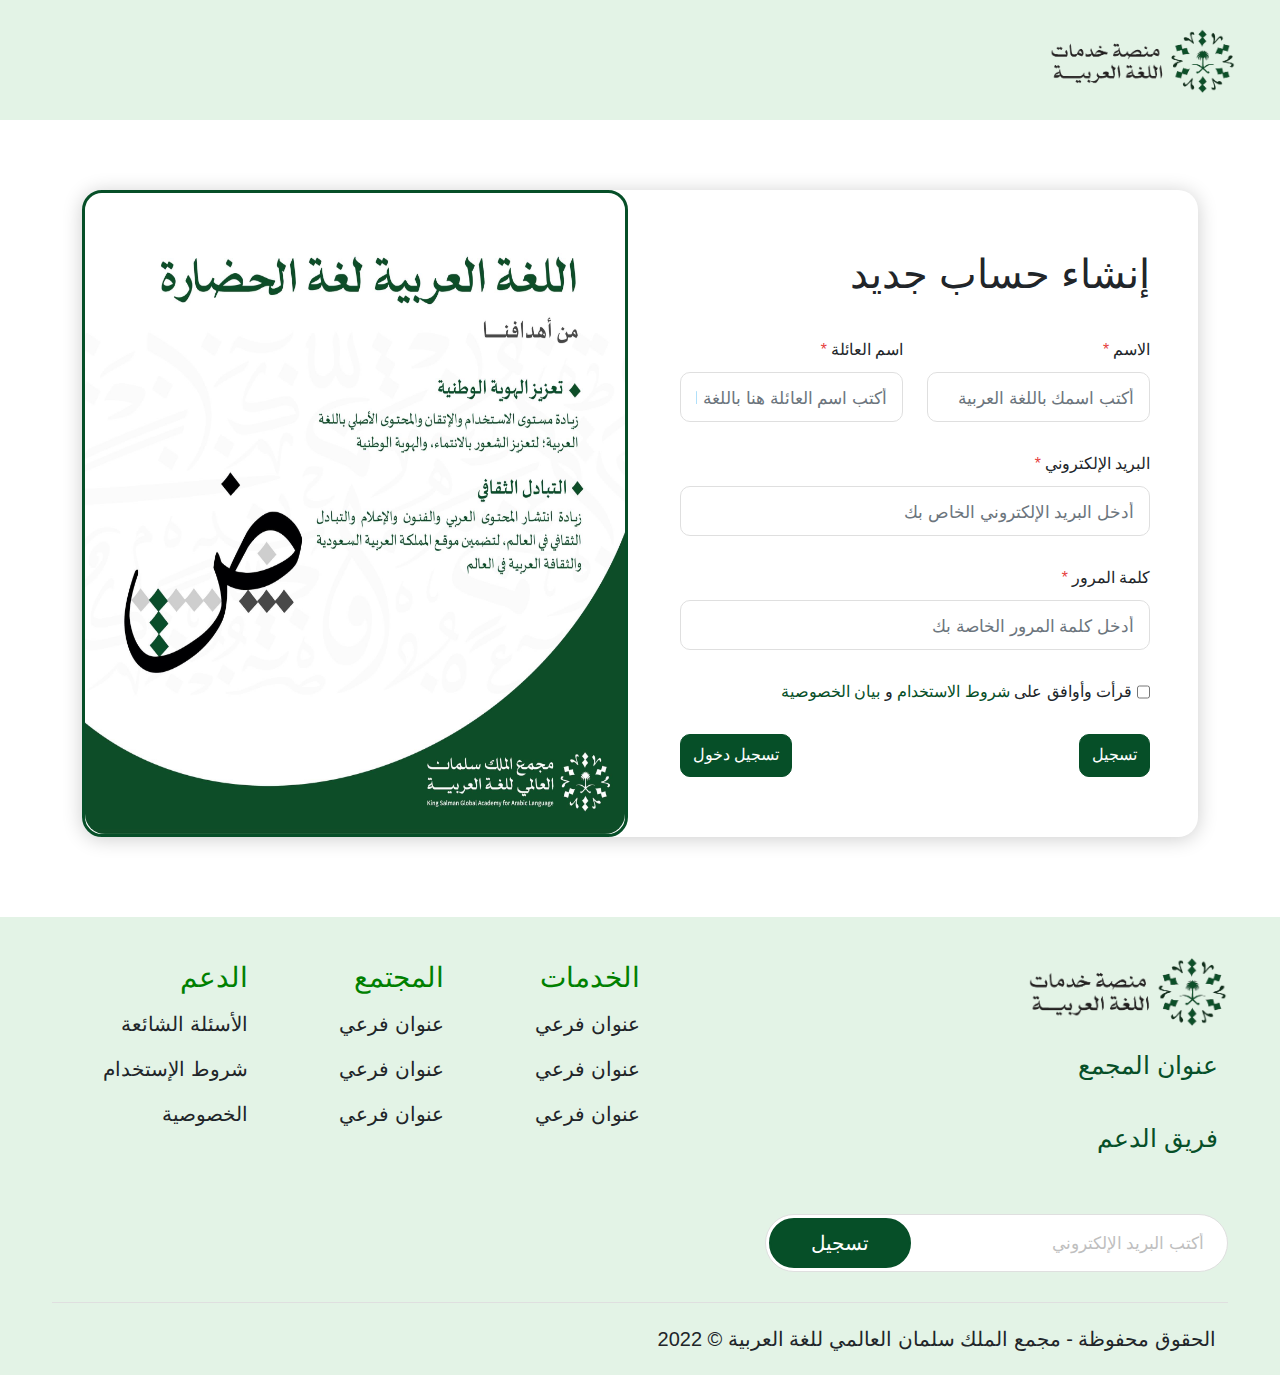
<file: user_register.html>
<!DOCTYPE html>
<html lang="en">

<head>
    <meta charset="UTF-8">
    <meta http-equiv="X-UA-Compatible" content="IE=edge">
    <meta name="viewport" content="width=device-width, initial-scale=1.0">
    <link rel="stylesheet" href="https://cdnjs.cloudflare.com/ajax/libs/font-awesome/6.1.1/css/all.min.css" integrity="sha512-KfkfwYDsLkIlwQp6LFnl8zNdLGxu9YAA1QvwINks4PhcElQSvqcyVLLD9aMhXd13uQjoXtEKNosOWaZqXgel0g==" crossorigin="anonymous" referrerpolicy="no-referrer"
    />
    <!-- <link rel="stylesheet" href="fontawesome.min.css"> -->
    <!-- <link rel="stylesheet" href="5.15.3-fontawesome.min.css"> -->
    <link rel="stylesheet" href="bootstrap.min.css">
    <!-- <link rel='stylesheet' id='bootstrap-css' href='https://themebing.com/wp/prolancer/wp-content/themes/prolancer/assets/css/bootstrap.min.css?ver=6.0.1' type='text/css' media='all' /> -->

    <!-- Custom Style -->
    <link rel="stylesheet" href="style.css">

    <!-- Font Family: Sakkal Majalla -->
    <!-- <link href="http://fonts.cdnfonts.com/css/sakkal-majalla-2" rel="stylesheet"> -->
    <title>منصة خدمات اللغة العربية</title>

</head>

<body dir="rtl">

    <section class="header">

        <div class="header-top" id="myHeader">
            <div class="container-fluid">
                <div class="flex" id="navbar">

                    <a href="index.html" class="logo"><img src="images/logo.png" alt="" width="250"></a>

                    <nav class="menu-navigation">
                        <ul class="primary-list">
                            <li class=""><a href="index.html">الرئيسية</a></li>
                            <li class="has-submenu">
                                <a href="projects.html">المشاريع</a>
                                <ul class="sub-menu">
                                    <li id="" class=""><a href="projects.html" class="">المشاريع</a></li>
                                    <li id="" class=""><a href="projects - details.html" class="">تفاصيل المشروع</a></li>
                                </ul>
                            </li>
                            <li class="has-submenu">
                                <a href="seller-search.html">الخبراء</a>
                                <ul class="sub-menu">
                                    <li id="" class=""><a href="seller-search.html" class="">صفحة البحث عن مقدمي الخدمة</a></li>
                                    <li id="" class=""><a href="seller.html" class="">صفحة مقدم الخدمة</a></li>
                                    <li id="" class=""><a href="buyer.html" class="">صفحة مقدم الطلب</a></li>
                                </ul>
                            </li>
                            <!-- <li><a href="seller-search.html">الخبراء</a></li> -->
                            <li><a href="about.html">عن المنصة</a></li>
                            <!-- <li class="animation start-home"></li> -->
                        </ul>
                        <ul class="secondary-list">
                            <li>
                                <a href="user_login.html" class="">
                                    <i class="fa-solid fa-right-to-bracket"></i>
                                    <span>تسجيل الدخول</span>
                                </a>
                            </li>
                            <li>
                                <a href="user_register.html" class="">
                                    <i class="fa-solid fa-user-plus"></i>
                                    <span>تسجيل جديد</span>
                                </a>
                            </li>
                            <li>
                                <a href="favorite.html" class="favorite-icon">
                                    <i class="fa-solid fa-heart"></i>
                                    <span class="item_total">0</span>
                                    <span class="">المفضلة</span>
                                </a>
                            </li>
                            <li>
                                <a href="#_" class="">
                                    <img class="ar-lang d-none" src="images/ar-lang.png" alt="">
                                    <img class="en-lang" src="images/en-lang.png" alt="">
                                    <span class="lang">English</span>
                                </a>
                            </li>
                        </ul>
                    </nav>

                    <div class="mobile-menu">
                        <a href="#_" class="toggleMobileMenu"><i class="fa-solid fa-bars"></i></a>
                        <div class="mobileMenu">
                            <ul>
                                <li><a href="index.html">الرئيسية</a></li>
                                <li><a href="projects.html">المشاريع</a></li>
                                <li><a href="seller-search.html">الخبراء</a></li>
                                <li><a href="about.html">عن المنصة</a></li>
                            </ul>
                        </div>
                    </div>

                </div>
            </div>
        </div>

    </section>


    <div class="main container">
        <div class="register-box">
            <!-- <form action="">

            </form> -->
            <div class="row">

                <div class="col-md-6 col-xs-12 form-section">
                    <h1 class="form-title">إنشاء حساب جديد</h1>
                    <!-- <hr class=""> -->
                    <div class="container-form">
                        <form autocomplete="off">
                            <div class="row">
                                <div class="col-sm-6 col-xs-12">
                                    <div class="form-group"><label>الاسم <em class="field-mandatory">*</em></label><input class="form-control" placeholder="أكتب اسمك باللغة العربية" type="text" name="first_name" value=""></div>
                                </div>
                                <div class="col-sm-6 col-xs-12">
                                    <div class="form-group"><label>اسم العائلة <em class="field-mandatory">*</em></label><input class="form-control" placeholder="أكتب اسم العائلة هنا باللغة العربية" type="text" name="last_name" value=""></div>
                                </div>
                                <div class="col-xs-12">
                                    <div class="form-group"><label>البريد الإلكتروني <em class="field-mandatory">*</em></label><input class="form-control" placeholder="أدخل البريد الإلكتروني الخاص بك" type="email" name="email" value=""></div>
                                </div>
                                <div class="col-xs-12">
                                    <div class="form-group"><label>كلمة المرور <em class="field-mandatory">*</em></label><input class="form-control" placeholder="أدخل كلمة المرور الخاصة بك" type="password" name="password" value=""></div>
                                </div>
                                <div class="col-xs-12">
                                    <div class="form-group">
                                        <div class="terms-checkbox"><label><input type="checkbox" class="checkbox-input" name="terms" value="false"><span class="checkbox-label">قرأت وأوافق على&nbsp;<a target="" href="#_">شروط الاستخدام</a>&nbsp;و&nbsp;<a target="" href="#_">بيان الخصوصية</a></span></label></div>
                                    </div>
                                </div>
                                <div class="col-md-4 col-xs-12"><button type="submit" class="btn btn-primary btn-block">تسجيل</button></div>
                                <div class="col-md-8 col-xs-12"><a href="user_login.html" class="btn btn-primary btn-block float-start">تسجيل دخول</a></div>
                            </div>
                        </form>
                    </div>
                </div>

                <div class="col-md-6 col-xs-12 img-section">
                    <div class="img-container">
                        <img src="images/register_bg.jpg" alt="">
                    </div>
                </div>

            </div>
        </div>
    </div>

    <section class="footer">
        <div class="footer-container">
            <div class="footer-content row">
                <div class="col-lg-6 col-md-12 col-sm-12 address">
                    <div class="logo">
                        <img src="images/website-logo.png" alt="">
                    </div>
                    <p id="location-address">عنوان المجمع</p>
                    <p id="support-email">فريق الدعم</p>
                    <div class="inputs">
                        <input type="text" placeholder="أكتب البريد الإلكتروني" class="search-field">
                        <a href="#_" class="btn search-btn">تسجيل</a>
                    </div>
                </div>
                <div class="col-lg-6 col-md-12 col-sm-12 flex-row links">
                    <div class="col-lg-4 col-md-4 col-sm-6">
                        <ul class="list">
                            <li>الخدمات</li>
                            <li>عنوان فرعي</li>
                            <li>عنوان فرعي</li>
                            <li>عنوان فرعي</li>
                        </ul>
                    </div>
                    <div class="col-lg-4 col-md-4 col-sm-6">
                        <ul class="list">
                            <li>المجتمع</li>
                            <li>عنوان فرعي</li>
                            <li>عنوان فرعي</li>
                            <li>عنوان فرعي</li>
                        </ul>
                    </div>
                    <div class="col-lg-4 col-md-4 col-sm-6">
                        <ul class="list">
                            <li>الدعم</li>
                            <li>الأسئلة الشائعة</li>
                            <li>شروط الإستخدام</li>
                            <li>الخصوصية</li>
                        </ul>
                    </div>
                </div>
            </div>
            <div class="copywrite flex">
                <p class="content">الحقوق محفوظة - مجمع الملك سلمان العالمي للغة العربية &#169; 2022</p>
                <div class="social-media flex">
                    <a href="#_"><i class="fa-brands fa-linkedin"></i></a>
                    <a href="#_"><i class="fa-brands fa-youtube"></i></i></a>
                    <a href="#_"><i class="fa-brands fa-facebook-square"></i></i></a>
                    <a href="#_"><i class="fa-brands fa-twitter-square"></i></a>
                </div>
            </div>
        </div>
    </section>


    <script type='text/javascript' src='https://themebing.com/wp/prolancer/wp-content/themes/prolancer/assets/js/bootstrap.min.js?ver=1.2.8' id='bootstrap-js'></script>


    <!-- jQuery if needed -->
    <script src="https://cdnjs.cloudflare.com/ajax/libs/jquery/3.6.0/jquery.min.js" integrity="sha512-894YE6QWD5I59HgZOGReFYm4dnWc1Qt5NtvYSaNcOP+u1T9qYdvdihz0PPSiiqn/+/3e7Jo4EaG7TubfWGUrMQ==" crossorigin="anonymous" referrerpolicy="no-referrer"></script>
    <script src="script.js"></script>
</body>

</html>
</file>
<file: style.css>
/* @import url('http://fonts.cdnfonts.com/css/sakkal-majalla-2'); */

@import url('http://fonts.cdnfonts.com/css/sakkal-majalla?styles=37300');

/* font-family: 'Sakkal Majalla', sans-serif; */


/* font-family: 'sakkal-majalla-bold', sans-serif; */


/*-----------------------------------*\
    #CUSTOM PROPERTY
\*-----------------------------------*/

:root {
    /**
   * colors
   */
    --dark-green: #064F28;
    --light-green: #E3F3E6;
    --bright-green: #99D8B6;
    --bookmark-color: #c9cdcb;
    --dark-purple: #7066E0;
    --light-purple: #E1E7FF;
    --dark-orange: #FFC300;
    --light-orange: #FFF1CC;
    --dark-blue: #6787FE;
    --bright-blue: #CDD3E9;
    --dark-pink: #F27373;
    --light-pink: #FFCCE4;
    --dark-gray: #505050;
    --brigter-gray: #908D8D;
    --xbrigter-gray: #D1D1D1;
    --light-gray: #BFBFBF;
    --xlight-gray: #E9ECEF;
    --separator: #DFDFDF;
    --icon-color: #4A6375;
    --level-color: #F0F3FF;
    --user-img-bg: #BFBFBF;
    --box-bg: #f8fafb;
    /* --box-bg: #ecf1ec; */
    /* --box-bg: #e5e9eb; */
    --light-blue: #E1E7FF;
    --light-cyan: #CCFBF1;
    --dark-cyan: #00E9B9;
    --light-yellow: #FFF1CC;
    --dark-yellow: #FFBB00;
    --light-red: #FFCCE4;
    --light-YellowGreen: #E6F7D9;
    --light-coffee: #e6e0d4;
    --Frozen-Grass: #deeadc;
    /**
   * typography
   */
    --fs-1: 1.563rem;
    --fs-2: 1.375rem;
    --fs-3: 1.25rem;
    --fs-4: 1.125rem;
    --fs-5: 1rem;
    --fs-6: 0.938rem;
    --fs-7: 0.875rem;
    --fs-8: 0.813rem;
    --fs-9: 0.75rem;
    --fs-10: 0.688rem;
    --fs-11: 0.625rem;
    --weight-300: 300;
    --weight-400: 400;
    --weight-500: 500;
    --weight-600: 600;
    --weight-700: 700;
    /**
   * border-radius
   */
    --border-radius-md: 10px;
    --border-radius-sm: 5px;
    /**
   * transition 
   */
    --transition-timing: 0.2s ease;
    /* gaps */
    --xsmall-gap: 3px;
    --small-gap: 5px;
    --medium-gap: 10px;
    --large-gap: 20px;
}


/*-----------------------------------*\
  #RESET
\*-----------------------------------*/

*,
*::before,
*::after {
    margin: 0;
    padding: 0;
    box-sizing: border-box;
}

html {
    scroll-behavior: smooth;
    scroll-padding-top: var(--scroll-padding);
}

body {
    font-family: 'Sakkal Majalla', sans-serif;
    /* margin: 0; */
    /* background: red; */
    /* width: 100%; */
}

img {
    max-width: 100%;
}

a {
    color: var(--dark-green);
    text-decoration: none;
}


/* a:hover {
    color: var(--dark-green) !important;
} */

ul {
    padding: 0;
    gap: 2.5em;
}

li {
    list-style: none;
}

button {
    background: none;
    font: inherit;
    border: none;
    cursor: pointer;
}

i+span {
    /* font-size: 20px; */
}

i+p {
    /* font-size: 20px !important; */
}


/**
 * scrollbar style
 */

body::-webkit-scrollbar {
    width: 15px;
}

body::-webkit-scrollbar-track {
    background: var(--white);
    border-left: 1px solid var(--cultured);
}

body::-webkit-scrollbar-thumb {
    background: hsl(0, 0%, 80%);
    border: 3px solid var(--white);
    -webkit-border-radius: 10px;
    border-radius: 10px;
}

body::-webkit-scrollbar-thumb:hover {
    background: hsl(0, 0%, 70%);
}


/*-----------------------------------*\
  #REUSED STYLE
\*-----------------------------------*/

.has-scrollbar {
    padding-bottom: 5px;
}

.has-scrollbar::-webkit-scrollbar {
    width: 12px;
    /* for vertical scroll */
    height: 12px;
    /* for horizontal scroll */
}

.has-scrollbar::-webkit-scrollbar-thumb {
    background: transparent;
    border: 3px solid var(--white);
    -webkit-border-radius: 20px;
    border-radius: 20px;
}

.has-scrollbar:hover::-webkit-scrollbar-thumb {
    background: hsl(0, 0%, 90%);
}

.has-scrollbar::-webkit-scrollbar-thumb:hover {
    background: hsl(0, 0%, 80%);
}

.title {
    /* color: var(--eerie-black); */
    color: var(--dark-green);
    font-size: 90px;
    /* font-weight: var(--weight-600); */
    text-align: center;
    letter-spacing: 0.4px;
    margin: 30px auto;
}

.btn {
    background: var(--dark-green);
    color: #fff;
    border-radius: 10px;
    line-height: 1.8;
}

.sticky {
    z-index: 999;
    position: fixed;
    top: 0;
    width: 100%;
    height: 120px;
    border-bottom: 2px solid var(--dark-green);
    background: white;
}


/* .flex-col {
    display: flex;
    align-items: flex-start;
    justify-content: space-between;
    flex-direction: column;
    width: 100%;
    height: 100%;
}

.flex-row {
    display: flex;
    align-items: center;
    justify-content: space-between;
    width: 100%;
} */

i {
    margin-left: 5px !important;
}

.form-check-input {
    margin-top: 0 !important;
}

.form-check-input:checked {
    background-color: var(--dark-green);
    border-color: var(--dark-green);
}


/*-----------------------------------*\
  #HEADER
\*-----------------------------------*/

.header {
    background: var(--light-green);
}

.header-top {
    display: flex;
    /* margin-bottom: 30px; */
    /* box-shadow: 0 10px 5px -10px #777; */
}

#navbar {
    height: 120px;
}

.menu-navigation {
    display: flex;
    flex-grow: 1;
    align-items: center;
    position: relative;
}

.primary-list,
.secondary-list {
    display: flex;
    margin: 0 auto;
}

.primary-list {
    position: absolute;
    float: right;
    margin-right: 60px;
}

.primary-list li {
    padding: 2px 15px;
}


/* i+span {} */

.primary-list li a,
.secondary-list li a {
    font-size: 23px;
    position: relative;
    z-index: 3;
    color: var(--dark-green);
    /* font-weight: var(--weight-400); */
}

.primary-list .animation {
    position: absolute;
    height: 100%;
    top: 0;
    right: 0;
    z-index: 0;
    background: var(--dark-green);
    border-radius: 20px;
    width: 90px;
    transition: all 0.5s ease 0s;
}

.primary-list .active a {
    color: white;
}

.primary-list li:nth-child(1).active~.animation {
    width: 90px;
    right: 0;
}

.primary-list li:nth-child(2).active~.animation {
    width: 90px;
    right: 130px;
}

.primary-list li:nth-child(3).active~.animation {
    width: 90px;
    right: 248px;
}

.primary-list li:nth-child(4).active~.animation {
    width: 110px;
    right: 369px;
}

.secondary-list {
    position: absolute;
    left: 0;
    gap: inherit;
}

.secondary-list li a {
    display: flex;
    /* color: var(--dark-green); */
    gap: var(--small-gap);
    align-items: center;
    margin: 0 25px;
}

.secondary-list li a img {
    width: 20px;
}

.favorite-icon {
    position: relative;
}

.favorite-icon i+span {
    position: absolute;
    top: -5px;
    right: -10px;
    padding: 0px 4px;
    font-size: 13px;
    background: var(--dark-pink);
    color: #fff;
    border-radius: 20px;
}

.mobileMenu {
    display: none;
}


/* .mobile-menu a:focus {
    color: var(--light-yellow);
} */

.toggleMobileMenu {
    display: none;
}

.header-bottom {
    margin-top: 70px;
}

.header-bottom-black {
    background: #333;
    padding: 50px 50px;
    margin-bottom: 50px;
}

.header-bottom-black .text {
    color: white !important;
}

.hero-body {
    display: flex;
    position: relative;
    padding: 0 2.5em;
    padding-bottom: 95px;
    border-bottom: 5px solid var(--dark-green);
}

.hero-body>* {
    flex-basis: 100%;
}

.hero-body .content h1 {
    font-weight: 500;
    font-size: 64px;
    color: black;
}

.hero-body .content p {
    font-weight: 400;
    font-size: 30px;
    color: black;
}

.hero-body .inputs {
    display: flex;
    position: relative;
    background: white;
    gap: 0.5em;
    padding: 8px;
    width: fit-content;
    align-items: center;
    margin: 50px 0;
    z-index: 3;
    border-radius: 45px;
}

.hero-body .inputs>* {
    border-radius: 45px;
    font-size: 20px;
    font-weight: 500;
    height: 50px;
    align-items: center;
}

.hero-body .inputs .search-btn {
    padding: 5px 40px;
    border: 2px solid var(--dark-green);
}

.hero-body .inputs .search-btn:hover {
    background: white;
    color: var(--dark-green);
    border: 2px solid var(--dark-green);
}

.hero-body .inputs .service-btn {
    display: flex;
    justify-content: space-around;
    position: relative;
    color: var(--dark-green);
    background: var(--xlight-gray);
    gap: var(--medium-gap);
    padding: 5px 20px;
    transition: all 0.3s ease-out;
    cursor: pointer;
}

.wrapper-dropdown .dropdown {
    /*Size&position*/
    position: absolute;
    top: 100%;
    left: 0;
    right: 0;
    /*Styles*/
    background: #fff;
    border-radius: 0 0 5px 5px;
    border: 1px solid rgba(0, 0, 0, 0.2);
    border-top: none;
    border-bottom: none;
    transition: all 0.3s ease-out;
    /*Hiding*/
    max-height: 0;
    overflow: hidden;
}

.wrapper-dropdown span {
    width: max-content;
}

.wrapper-dropdown .dropdown li {
    padding: 0 10px;
}

.wrapper-dropdown .dropdown li a {
    display: block;
    text-decoration: none;
    color: var(--dark-gray);
    padding: 10px 0;
    transition: all 0.3s ease-out;
    border-bottom: 1px solid #e6e8ea;
}

.wrapper-dropdown .dropdown li:last-of-type a {
    border: none;
}

.wrapper-dropdown .dropdown li i {
    margin-right: 5px;
    color: inherit;
    vertical-align: middle;
}


/* Hover state */

.wrapper-dropdown .dropdown li:hover a {
    color: var(--dark-green);
}


/* Active state */

.wrapper-dropdown.active {
    border-radius: 5px 5px 0 0;
    background: var(--dark-green);
    box-shadow: none;
    border-bottom: none;
    color: white;
    -webkit-border-radius: 5px 5px 0 0;
    -moz-border-radius: 5px 5px 0 0;
    -ms-border-radius: 5px 5px 0 0;
    -o-border-radius: 5px 5px 0 0;
}

.wrapper-dropdown.active:after {
    border-color: var(--dark-green) transparent;
}

.wrapper-dropdown.active .dropdown {
    border-bottom: 1px solid rgba(0, 0, 0, 0.2);
    max-height: 400px;
    padding: 0;
}


/* Little arrow */


/* .inputs .service-btn:after {
    content: "";
    width: 0;
    height: 0;
    position: absolute;
    top: 50%;
    left: 15px;
    margin-top: -3px;
    border-width: 6px 6px 0 6px;
    border-style: solid;
    border-color: #4cbeff transparent;
} */

.inputs .search-field {
    font-size: 20px;
    font-family: 'Sakkal Majalla', sans-serif;
    /* width: 15rem; */
    padding: 5px 20px;
    border: 1px solid var(--xlight-gray);
    margin: 0;
}

.inputs .search-field::placeholder {
    font-family: 'Sakkal Majalla', sans-serif;
    color: var(--light-gray);
}

.inputs .search-field:focus {
    font-family: 'Sakkal Majalla', sans-serif;
    outline: none;
}


/* Hero Image */

.img-content {
    position: relative;
    justify-content: center;
    align-items: center;
    text-align: center;
}

.img-content img {
    width: 500px;
    height: 350px;
    /* max-height: 670px; */
    z-index: 1;
}


/* .circle {
    position: absolute;
    width: 650px;
    height: 650px;
    background: var(--light-blue);
    border-radius: 50%;
} */


/*-----------------------------------*\
  #MAIN
\*-----------------------------------*/


/* Services */

.main {
    position: relative;
}

.main .service-section .sub-title,
.main .featured-service-section .sub-title {
    color: var(--eerie-black);
    font-size: 40px;
    /* font-weight: var(--weight-700); */
    text-align: center;
    letter-spacing: 0.4px;
    margin: 40px auto;
}


/* Service Section */

.service-section,
.featured-service-section,
.featured-expert-section {
    margin: 70px 0;
}

.service-section .service-category-container {
    display: flex;
    justify-content: center;
    align-items: center;
    gap: var(--large-gap);
    margin-bottom: 50px;
    flex-wrap: wrap;
}

.service-section .service-category-item {
    width: 220px;
}

.service-section .category-card {
    position: relative;
    overflow: hidden;
}

.service-section .category-card img {
    width: 100%;
    border-radius: 18px;
    background: #D9E5DF;
    overflow: hidden;
}

.service-section .category-card .img-overlay {
    position: absolute;
    background: #064f2825;
    overflow: hidden;
    color: white;
    width: 100%;
    height: 100%;
    border-radius: 18px;
    left: 0;
    top: 0;
    cursor: pointer;
}

.service-section .category-card .img-overlay:hover {
    background: #064f2882;
    transition: all 0.5s ease 0s;
}

.service-section .category-card .img-overlay:hover~.category-btn,
.service-section .category-card .category-btn:hover {
    bottom: 15px;
    transition: all 0.5s ease 0s;
}

.service-section .category-card .category-btn {
    position: absolute;
    bottom: -50px;
    left: 10px;
    right: 10px;
    /* width: 100%; */
    background: white;
    font-size: var(--fs-1);
    font-weight: var(--weight-700);
    color: var(--dark-green);
    padding: 2px 15px;
    border-radius: 45px;
    text-align: center;
}

.service-section .category-card .category-btn:hover {
    background: var(--dark-green);
    color: white;
    transition: all 0.5s ease 0s;
}


/* Featured Services Section */

.flex {
    display: flex;
    align-items: center;
    justify-content: space-between;
    width: 100%;
}

.featured-service-section {}

.featured-service-category-container {
    display: flex;
    /* width: 1040px; */
    justify-content: space-evenly;
    flex-wrap: wrap;
    margin-bottom: 50px;
}

.post-card {
    margin: 20px 5px;
    background-color: #fff;
    border-radius: 10px;
    box-shadow: 0 2px 20px rgba(0, 0, 0, 0.2);
    overflow: hidden;
    width: 370px;
    height: fit-content;
}

.post-header img {
    width: 100%;
    height: 240px;
    object-fit: cover;
}

.post-body {
    /* position: relative;
    display: flex;
    flex-direction: column;
    justify-content: space-between;
    align-items: flex-start;
    padding: 20px 20px 10px;
    min-height: 260px; */
    position: relative;
    display: flex;
    flex-direction: column;
    gap: var(--medium-gap);
    justify-content: space-between;
    align-items: flex-start;
    padding: 20px 20px 15px;
    min-height: 260px;
}

.tag {
    background: #cccccc;
    border-radius: 50px;
    font-size: 12px;
    margin: 0;
    color: #fff;
    padding: 2px 10px;
    text-transform: uppercase;
    /* cursor: pointer; */
}

.tag-teal {
    background-color: #47bcd4;
}

.tag-purple {
    background-color: #5e76bf;
}

.tag-pink {
    background-color: #cd5b9f;
}

.post-body p {
    font-size: 13px;
    /* margin: 0 0 40px; */
}

.user-img {
    display: flex;
    /* margin-top: auto; */
}

.user-img img {
    position: absolute;
    top: -40px;
    right: 10px;
    border-radius: 50%;
    width: 60px;
    height: 60px;
    border: 4px solid var(--dark-green);
    margin-right: 10px;
}

.post-body .post-info {
    display: flex;
    /* margin-top: 20px; */
    align-items: center;
    width: 100%;
    flex-direction: column;
}

.post-body .post-info .name {
    color: black;
    font-size: 25px;
    font-weight: 700;
    letter-spacing: 0.4px;
    /* margin: 40px auto; */
}

.post-body .post-info .post-title {
    color: var(--dark-green);
    font-size: 30px;
    font-weight: 700;
    width: 100%;
    text-align: right;
    overflow-wrap: anywhere;
    margin-bottom: 30px;
}

.post-body .post-info .bookmark {
    font-size: 23px;
}

.fa-bookmark {
    color: var(--bookmark-color) !important;
    /* color: var(--separator) !important; */
}

.fa-bookmark:hover {
    color: var(--dark-green) !important;
}

.fa-bookmark.active {
    color: var(--dark-green) !important;
}

.post-date {
    display: flex;
    justify-content: space-between;
    align-items: baseline;
    width: 100%;
    border-bottom: 1px solid rgba(211, 211, 211, 0.389);
    /* margin: 20px 0; */
    /* padding-bottom: 10px; */
}

.post-footer {
    display: flex;
    justify-content: space-between;
    align-items: center;
    width: 100%;
    margin-top: 10px;
    flex-direction: column;
    /* margin-top: 20px; */
    /* padding-bottom: 10px; */
}

.post-date p,
.post-footer p {
    margin: 0;
}

.post-date .date,
.post-date .time {
    color: var(--brigter-gray);
    font-weight: 700;
}

.post-date .date,
.post-date .time,
.post-footer .tag {
    display: flex;
    gap: var(--xsmall-gap);
    justify-content: center;
    align-items: center;
}

.post-footer .tag {
    font-size: 20px;
    background: transparent;
    color: var(--dark-green);
    padding: 0;
    display: flex;
    width: 100%;
    justify-content: space-between;
    margin-top: 10px;
}

.post-footer .tag .tag-type {
    display: flex;
    justify-content: center;
    align-items: center;
    gap: var(--small-gap);
}

.post-footer .tag i {
    color: var(--dark-green);
}

.post-footer .tag .post-tag {
    font-size: 20px;
    font-weight: 700;
    padding: 0;
}

.post-footer .service-price {
    background: var(--light-green);
    font-size: 20px;
    font-weight: 700;
    padding: 5px 10px;
    border-radius: 30px;
    color: var(--dark-green);
}


/* Featured Experts */

.featured-expert-section {}

.featured-expert-container {
    display: flex;
    /* width: 1040px; */
    justify-content: space-between;
    flex-wrap: wrap;
    margin: 70px 0;
}

.expert-card {
    margin: 10px;
    background-color: #fff;
    border-radius: 20px;
    box-shadow: 0 2px 20px rgba(0, 0, 0, 0.2);
    overflow: hidden;
    width: 270px;
    height: fit-content;
}

.expert-img {
    margin: 20px auto 5px;
    text-align: center;
}

.expert-img img {
    width: 150px;
    height: 150px;
    border-radius: 50%;
}

.expert-body {
    padding: 10px;
}

.expert-body .expert-detail {
    text-align: center;
}

.expert-body .expert-detail .name {
    justify-content: center;
    gap: var(--medium-gap);
}

.expert-body .expert-detail .expert-name {
    margin-bottom: 5px !important;
    font-size: 25px;
    color: black;
}

.expert-body .expert-detail .check {
    color: var(--dark-green);
}

.expert-body .expert-detail .career {
    font-size: 20px;
    color: var(--dark-green);
}

.expert-body .expert-detail .rate {
    color: var(--dark-orange);
}

.expert-body .expert-footer {
    display: flex;
    justify-content: space-around;
    align-items: center;
    margin-top: 20px;
}

.expert-body .expert-footer .level,
.expert-body .expert-footer .country {
    padding: 5px 12px;
    display: flex;
    justify-content: center;
    align-items: center;
    gap: var(--xsmall-gap);
    background: var(--level-color);
    border-radius: 30px;
}

.expert-body .expert-footer .level p,
.expert-body .expert-footer .level i,
.expert-body .expert-footer .country p,
.expert-body .expert-footer .country i {
    color: var(--icon-color);
    font-size: 15px;
    padding: 0;
    margin: 0;
}

.expert-body .expert-footer .country span {}


/* Statistics Section */

.statistics-section {
    margin: 100px 0;
}

.statistics-section .statistics-container {
    display: flex;
    flex-wrap: wrap;
    gap: var(--large-gap);
}

.statistics-section .statistics-element {
    text-align: center;
    margin: auto;
    width: fit-content;
}

.statistics-section .statistics-element .counter {
    font-size: 90px;
    line-height: 1;
    color: var(--dark-green);
}

.statistics-section .statistics-element .element-name {
    font-size: 30px;
    line-height: 1;
    color: var(--dark-green);
}

.statistics-section .statistics-element .icon {
    margin: 20px auto;
    background: var(--light-green);
    border-radius: 50px;
    display: flex;
    justify-content: center;
    align-items: center;
    width: 80px;
    height: 80px;
}


/* Advertisement */

.ad-section {
    margin-bottom: 50px;
}

.ad-section .ad-container {
    display: flex;
    background: white;
    /* width: 1300px; */
    height: 338px;
    border-radius: 20px;
    padding: 20px;
    border: 0.2px solid var(--dark-green);
}

.ad-container .ad-content {
    float: right;
    padding: 30px;
    display: flex;
    flex-direction: column;
    justify-content: space-between;
}

.ad-container .ad-content h1 {
    font-size: 40px;
    color: var(--dark-green);
    width: fit-content;
}

.ad-container .ad-content p {
    font-size: 25px;
    color: black;
    width: fit-content;
    /* padding: 0; */
    /* margin: 0; */
}

.ad-container .ad-content button {
    width: fit-content;
    background: var(--dark-green);
    padding: 5px 20px;
    border-radius: 30px;
    color: white;
    font-size: 25px;
}

.ad-img {
    /* padding: 25px; */
    width: 450px;
}

.ad-img img {
    padding: 25px;
}


/*-----------------------------------*\
  #FOOTER
\*-----------------------------------*/

.footer {
    background: var(--light-green);
    margin: 80px 0 0 0;
    /* border-top: 3px solid var(--dark-green); */
}

.footer .footer-container {
    margin: auto;
    max-width: 90%;
}

.footer .footer-content {
    border-bottom: 0.2px solid var(--separator);
}

.footer .address {
    display: flex;
    flex-direction: column;
    padding: 40px 0 10px;
    gap: var(--large-gap);
}

.footer .address .inputs .search-field {
    border: none;
}

.footer .address p {
    font-size: 25px;
    color: var(--dark-green);
    padding-right: 10px;
}

.footer .address .inputs {
    margin: 20px 0;
    padding: 3px;
    border: 0.2px solid var(--separator);
}

.footer .logo {}

.footer .logo img {
    width: 200px;
}

.address .inputs {
    display: flex;
    position: relative;
    background: white;
    gap: 0.5em;
    padding: 8px;
    width: fit-content;
    align-items: center;
    margin: 50px 0;
    z-index: 3;
    border-radius: 45px;
}

.address .inputs>* {
    border-radius: 45px;
    font-size: 20px;
    font-weight: 500;
    height: 50px;
    align-items: center;
}

.address .inputs .search-btn {
    padding: 5px 40px;
    border: 2px solid var(--dark-green);
}

.address .inputs .search-btn:hover {
    background: white;
    color: var(--dark-green);
    border: 2px solid var(--dark-green);
}

.address .inputs .service-btn {
    display: flex;
    position: relative;
    color: var(--dark-green);
    background: var(--xlight-gray);
    gap: var(--medium-gap);
    padding: 5px 20px;
    transition: all 0.3s ease-out;
    cursor: pointer;
}

.footer .links {
    display: flex;
    padding: 40px 0 10px;
    justify-content: space-between;
}

.footer .links ul li:first-child {
    color: green;
    font-size: 28px;
    margin-bottom: 10px;
}

.footer .links ul li {
    color: var(--eerie-black);
    font-size: 20px;
    margin-bottom: 15px;
}

.footer .copywrite {
    padding: 15px 0;
}

.footer .copywrite .content {
    font-size: 20px;
    margin-bottom: 0;
}

.footer .copywrite .social-media {
    direction: ltr;
    width: fit-content;
    gap: var(--large-gap);
}

.footer .copywrite .social-media i {
    color: var(--dark-green);
    font-size: 28px;
}


/*-----------------------------------*\
  #Projects
\*-----------------------------------*/

.project-post {
    border: 2px solid red;
    width: 100%;
    border-radius: 10px;
    -webkit-border-radius: 10px;
    -moz-border-radius: 10px;
    -ms-border-radius: 10px;
    -o-border-radius: 10px;
}

.project-post .project-container {}

.project-post .project-container .img-container {
    background-color: red;
    text-align: center;
    width: fit-content;
    margin: 10px;
}

.project-post .project-container .img-container img {
    width: 80px;
    border-radius: 10px;
}

.project-post .project-container .post-info {
    background: yellow;
}

.project-post .project-container .delivery-time {
    background: green;
}

.project-post .project-container .post-actions {
    background: blue;
}


/*-----------------------------------*\
    #Services (posts)
\*-----------------------------------*/

.posts-container {}


/* Search filter side */

.posts-container .search-filter {}

.rangeSlider-container {
    position: relative;
    display: flex;
    justify-content: center;
    align-items: center;
    width: 600px;
    height: 80px;
    background: #fff;
    border-radius: 20px;
}

.rangeSlider-container input[type="number"] {
    width: 50px;
    height: 30px;
    background: #fff;
    border: 1px solid #ddd;
    font-size: 15px;
    font-weight: 700;
    text-align: center;
    border-radius: 5px;
}

.rangeSlider-container input[type="number"]::-webkit-outer-spin-button,
.rangeSlider-container input[type="number"]::-webkit-inner-spin-button {
    -webkit-appearance: none;
}

.rangeSlider-container .range-slider {
    position: relative;
    width: 400px;
    height: 5px;
    background: #ddd;
    outline: none;
    top: 1px;
    margin: 10px;
}

.rangeSlider-container .range-slider .progress {
    position: absolute;
    left: 25%;
    right: 25%;
    height: 100%;
    background: green;
    border-radius: 50px;
}

.rangeSlider-container .range-slider input[type="range"] {
    position: absolute;
    top: -8px;
    left: -5px;
    width: 101%;
    -webkit-appearance: none;
    pointer-events: none;
    background: none;
    outline: none;
}

.rangeSlider-container .range-slider input::-webkit-slider-thumb {
    pointer-events: auto;
    -webkit-appearance: none;
    width: 17px;
    height: 17px;
    background: green;
    border-radius: 50px;
}


/* Search results side */

.posts-container .search-result {}

.search-result .post-container {}


/* .search-result .post-container .post-img {
    border-radius: 50% !important;
    width: 80px !important;
    height: 80px !important;
} */


/* .search-result .post-container .post-img img {
    width: 80px !important;
    height: 80px !important;
    border-radius: 50% !important;
} */

.search-result .post-container .post-content {}

.search-result .post-content .post-info-right {}

.post-content .post-info-right .post-title {
    font-size: 25px;
    font-weight: bold;
    padding-bottom: 18px;
    color: var(--dark-green);
}

.post-content .post-info-right .post-subtitle {
    font-size: 20px;
    font-weight: bold;
    padding-bottom: 10px;
}

.post-content .post-info-right p {
    font-size: 13px;
}

.post-content .post-info-right .r-footer p {
    font-size: 15px;
    font-weight: bold;
}

.post-content .post-info-left {
    text-align: center;
    display: flex;
    align-items: center;
    flex-direction: column;
    justify-content: center;
}

.post-content .post-info-left .price p:first-child {
    font-size: 20px;
    margin-bottom: 10px;
    font-weight: bold;
}

.post-content .post-info-left .price p:last-child {
    font-size: 15px;
    color: var(--bs-gray);
}

.post-content .post-info-left .rating {
    margin-bottom: 15px;
}

.post-content .post-info .user-info i {
    font-size: 15px;
    color: var(--dark-green);
}

.post-content .post-info .poster-name p,
.post-content .post-info .post-time p,
.post-content .post-info .post-bids p {
    font-size: 17px;
    margin-bottom: 0;
}

.post-content .post-info .poster-name,
.post-content .post-info .post-time {
    gap: 1px;
}

.post-content .post-info .poster-name {}

.post-content .post-info .post-time {}

.post-content .post-info .post-bids {}

.post-content .post-delivery {}

.post-content .post-delivery>*,
.post-content .post-actions>* {
    display: flex;
    justify-content: center;
}

.post-content .post-delivery p {
    font-size: 25px;
}

.post-content .post-delivery .delivery-time {
    font-size: 18px;
}

.post-content .post-actions {
    display: flex;
    flex-direction: column;
    gap: 15px;
    margin: auto;
    font-size: 20px;
}

.post-content .post-actions>*,
.post-content .post-info-left .post-details {
    border-radius: 50px;
    padding: 5px 10px;
    background: var(--light-green);
    color: var(--dark-green);
    width: 100%;
}

.post-content .post-details:hover,
.post-content .add-to-favorite:hover,
.post-content .send-message:hover,
.post-content .post-info-left .post-details:hover {
    background: var(--dark-green);
    color: #fff;
    transition: all 0.2s ease 0s;
}


/* .post-content .add-to-favorite i {
    font-size: 15px;
    margin: 0 0 3px 10px;
} */


/* .post-content .add-to-favorite i:active {
    color: var(--dark-green);
} */

.post {
    border: 1px solid rgb(237, 241, 242);
    margin-bottom: 10px !important;
}

.pagination {
    margin-top: 100px;
}

.pagination .nav-links {
    margin: 0 auto;
}

.pagination .nav-links .page-numbers {
    display: inline-block;
    padding: 13px 25px;
    border-radius: 50px;
    margin: 0 5px;
    font-size: 20px;
}

.pagination .nav-links .page-numbers:hover {
    background: var(--dark-green);
    color: #fff
}

.pagination .nav-links .page-numbers.current {
    background: var(--dark-green);
}

.pagination .nav-links .page-numbers {
    color: var(--dark-green);
    background: var(--light-green);
}

.pagination .nav-links .page-numbers.current {
    color: #fff;
}

.irs>* {
    /* background-color: var(--dark-green) !important; */
}


/*-----------------------------------*\
    #FILTER
\*-----------------------------------*/

.posts-container .search-filter {}

.posts-container .search-filter {}


/* .single-buyers .filter-area,
.single-sellers .filter-area {
    margin-top: 50px
} */

.filter {
    margin-bottom: 30px;
}

.filter-area {
    position: sticky;
    position: -webkit-sticky;
    overflow: hidden;
    top: 0;
    margin-left: 20px;
}

.filter-area .filter {
    padding: 40px;
    padding-top: 35px;
    background: #fff;
    border: 1px solid #ddd;
    border-radius: 20px;
    overflow: hidden;
}

.filter:last-child {
    margin-bottom: 0;
}

.filter-area .filter_block h2,
.filter-title {
    font-size: 28px;
    font-weight: 700;
    position: relative;
    padding-bottom: 15px;
}

.filter .filter-box:not(:last-child) {
    margin-bottom: 30px;
}

.filter .filter-box>label {
    font-size: 25px;
    font-weight: bold;
    color: var(--dark-green);
    margin-bottom: 20px;
}

.filter-box .rate i {
    font-size: 25px;
    color: var(--separator);
}

label {
    display: inline-block;
    margin-bottom: 10px;
}

.filter .checkbox-items {
    overflow-y: auto;
    overflow-x: hidden;
    max-height: 231px;
}

.filter .checkbox-items::-webkit-scrollbar {
    width: 10px
}

.filter .checkbox-items::-webkit-scrollbar-track {
    box-shadow: inset 0 0 6px rgb(0 0 0/5%);
    border-radius: 6px
}

.filter .checkbox-items::-webkit-scrollbar-thumb {
    background-color: rgb(169 169 169/18%);
    border-radius: 6px
}

label.inline,
input[type=checkbox]+label {
    display: inline;
    font-size: 18px;
    font-weight: 400;
    margin-left: 0.5rem;
}

.filter select {
    width: 100%;
}

.post-content .post-container .post-img img {
    width: 80px !important;
    height: 80px !important;
    border-radius: 50% !important;
}

select {
    -webkit-appearance: none;
    -moz-appearance: none;
    -o-appearance: none;
    background-image: url([data-uri]);
    background-repeat: no-repeat;
    background-position-x: 2%;
    background-position-y: 50%;
    border-radius: 50px!important;
}

.irs {
    position: relative;
    display: block;
    -webkit-touch-callout: none;
    -webkit-user-select: none;
    -khtml-user-select: none;
    -moz-user-select: none;
    -ms-user-select: none;
    user-select: none;
    font-size: 12px;
    font-family: Arial, sans-serif
}

.irs.irs--round {
    margin-bottom: 20px;
    height: 50px;
}

.irs--round .irs-line {
    top: 36px;
    height: 4px;
    background-color: #dee4ec;
    border-radius: 4px;
}

.irs--round .irs-min,
.irs--round .irs-max {
    color: #333;
    font-size: 14px;
    line-height: 1;
    top: 0;
    padding: 3px 5px;
    background-color: rgba(0, 0, 0, .1);
    border-radius: 4px;
}

.irs-min,
.irs-max {
    position: absolute;
    display: block;
    cursor: default
}

.irs-min {
    left: 0
}

.irs-max {
    right: 0
}

.irs-from,
.irs-to,
.irs-single {
    position: absolute;
    display: block;
    top: 0;
    left: 0;
    cursor: default;
    white-space: nowrap
}

.irs--round .irs-from,
.irs--round .irs-to,
.irs--round .irs-single {
    font-size: 14px;
    line-height: 1;
    text-shadow: none;
    padding: 3px 5px;
    background-color: var(--dark-green);
    color: #fff;
    border-radius: 4px;
}

.irs--round .irs-from:before,
.irs--round .irs-to:before,
.irs--round .irs-single:before {
    position: absolute;
    display: block;
    content: "";
    bottom: -6px;
    left: 50%;
    width: 0;
    height: 0;
    margin-left: -3px;
    overflow: hidden;
    border: 3px solid transparent;
    border-top-color: var(--dark-green);
}

.irs--round .irs-grid {
    height: 25px
}

.irs--round .irs-bar {
    position: absolute;
    display: block;
    left: 0;
    width: 0;
    top: 36px;
    height: 4px;
    background-color: var(--dark-green);
}

.irs--round .irs-shadow {
    position: absolute;
    display: none;
    left: 0;
    width: 0;
    height: 4px;
    bottom: 21px;
    background-color: rgba(222, 228, 236, .5);
}

.irs--round .irs-handle {
    position: absolute;
    display: block;
    box-sizing: border-box;
    cursor: default;
    z-index: 1;
    top: 26px;
    width: 24px;
    height: 24px;
    border: 4px solid var(--dark-green);
    background-color: #fff;
    border-radius: 24px;
    box-shadow: 0 1px 3px rgba(0, 0, 255, .3);
    -webkit-border-radius: 24px;
    -moz-border-radius: 24px;
    -ms-border-radius: 24px;
    -o-border-radius: 24px;
}

.irs--round .irs-handle.state_hover,
.irs--round .irs-handle:hover {
    background-color: #f0f6ff
}

.irs-hidden-input {
    position: absolute!important;
    display: block!important;
    top: 0!important;
    left: 0!important;
    width: 0!important;
    height: 0!important;
    font-size: 0!important;
    line-height: 0!important;
    padding: 0!important;
    margin: 0!important;
    overflow: hidden;
    outline: none!important;
    z-index: -9999!important;
    background: 0 0!important;
    border-style: solid!important;
    border-color: transparent!important
}


/*-----------------------------------*\
    #Sub-menu
\*-----------------------------------*/

.has-submenu {
    position: relative;
}

.primary-list .sub-menu {
    padding: 15px 0;
    position: absolute;
    z-index: 9;
    border-radius: 8px;
    /* border: 1px solid var(--dark-green); */
    background: #fff;
    /* background: var(--dark-green); */
    /* box-shadow: 0 13px 25px -12px rgb(0 0 0 / 25%); */
    display: block;
    left: 0;
    /*opacity: 0;
    */
    right: 0;
    top: 52px;
    padding-left: 0;
    /*visibility: hidden;
    */
    width: max-content;
    box-shadow: rgb(0 0 0 / 10%) 0px 4px 12px;
    /* box-shadow: 0 30px 70px 0 rgb(137 139 142 / 15%); */
    margin: 0;
    transform: scale(1, 0);
    transform-origin: 0 0;
    transition: all .3s ease-in-out;
}

.primary-list .sub-menu li a {
    /* color: #fff; */
    color: var(--dark-green);
}

.primary-list li:hover>.sub-menu {
    opacity: 1;
    visibility: visible;
    transform: scale(1);
}

.primary-menu ul li:hover>.children,
.primary-menu ul li:hover>.sub-menu {
    opacity: 1;
    visibility: visible;
    -webkit-transform: scale(1);
    -ms-transform: scale(1);
    transform: scale(1);
}

.primary-menu ul li:hover>.children,
.primary-menu ul li:hover>.sub-menu {
    opacity: 1;
    visibility: visible;
    -webkit-transform: scale(1);
    -ms-transform: scale(1);
    transform: scale(1);
}

.primary-menu ul li .children,
.primary-menu ul li .sub-menu {
    padding: 15px 0;
    position: absolute;
    z-index: 9;
    border-radius: 0;
    border: none;
    background: #fff;
    -webkit-box-shadow: 0 13px 25px -12px rgb(0 0 0 / 25%);
    box-shadow: 0 13px 25px -12px rgb(0 0 0 / 25%);
    display: block;
    left: 0;
    opacity: 0;
    right: 0;
    top: 52px;
    padding-left: 0;
    visibility: hidden;
    min-width: 230px;
    -webkit-box-shadow: 0 30px 70px 0 rgb(137 139 142 / 15%);
    box-shadow: 0 30px 70px 0 rgb(137 139 142 / 15%);
    margin: 0;
    -webkit-transform: scale(1, 0);
    -ms-transform: scale(1, 0);
    transform: scale(1, 0);
    -webkit-transform-origin: 0 0;
    -ms-transform-origin: 0 0;
    transform-origin: 0 0;
    -webkit-transition: all .3s ease-in-out;
    -o-transition: all .3s ease-in-out;
    transition: all .3s ease-in-out;
}

li>ul,
li>ol {
    margin-bottom: 0;
    margin-left: 1.5em;
}

.primary-menu ul li .children li,
.primary-menu ul li .sub-menu li {
    margin-right: 0;
    text-align: left;
    display: block;
}

.primary-menu .menu-item-has-children {
    position: relative;
}


/* .primary-menu ul li {
    display: inline-block;
    margin-right: 40px;
    position: relative;
} */

.primary-menu ul li .children li a,
.primary-menu ul li .sub-menu li a {
    padding: 10px 20px;
    display: block;
    -webkit-transition: all .3s ease-in-out;
    -o-transition: all .3s ease-in-out;
    transition: all .3s ease-in-out;
}

.primary-menu ul li .children li a,
.primary-menu ul li .sub-menu li a {
    padding: 10px 20px;
    display: block;
    -webkit-transition: all .3s ease-in-out;
    -o-transition: all .3s ease-in-out;
    transition: all .3s ease-in-out;
}

.primary-menu ul li>a {
    color: #333;
    font-size: 17px;
    font-weight: 500;
}


/*-----------------------------------*\
    #POSTS
\*-----------------------------------*/

.post {
    position: relative;
    padding: 20px;
    /* padding: 0 0 0 40px; */
    background: #f8fafb;
    overflow: hidden;
    border-radius: 20px;
    margin-bottom: 50px;
    box-shadow: rgb(0 0 0 / 10%) 0px 4px 12px;
}

.post-container .img-container {
    width: 160px;
    background: var(--user-img-bg);
    border-radius: 10px;
}

.tab-pane .post-container .img-container {
    border-radius: 40px;
}

.post-container .circled-border {
    border-radius: 40px;
}

.post-container .img-container img {
    border-radius: 5%;
}


/* ################# */

.r-footer {
    display: flex;
    /* justify-content: space-around; */
    align-items: center;
    margin-top: 20px;
    gap: 30px;
}

.r-footer .level,
.r-footer .country {
    padding: 5px 12px;
    display: flex;
    justify-content: center;
    align-items: center;
    gap: var(--small-gap);
    border-radius: 30px;
}

.r-footer .level {
    /* background: var(--light-green); */
    background: var(--light-purple);
}

.r-footer .country {
    background: var(--light-orange);
}

.r-footer .level p,
.r-footer .level i,
.r-footer .country p,
.r-footer .country i {
    color: var(--icon-color);
    font-size: 15px;
    padding: 0;
    margin: 0;
}

.rate {
    color: var(--dark-orange);
}

.fav {
    position: absolute;
    top: 20px;
    left: 20px;
}

.post-content .post-info {
    display: flex;
    flex-direction: column;
    justify-content: center;
    gap: var(--large-gap);
}

.post-content .post-title {
    font-size: 25px;
    color: var(--dark-green);
    font-weight: bold;
}


/*-----------------------------------*\
    #BUYER
\*-----------------------------------*/

.main .buyer {}

.main .buyer-cover {
    position: relative;
    height: 350px;
    background-position: center center!important;
    background-size: cover!important;
    background-repeat: no-repeat!important;
}

.main .buyer-profile {
    position: relative;
    margin-top: -100px;
    background: #fff;
    box-shadow: rgb(0 0 0 / 10%) 0px 4px 12px;
    padding: 15px;
    border-radius: 20px;
}

.main .buyer-profile .price p:first-child {
    font-size: 25px;
}

.main .buyer-profile .price p:nth-child(2) {
    font-size: 20px;
    color: var(--dark-green);
    font-weight: bold;
}


/* .main .seller-profile {
    position: relative;
    margin-top: -100px;
    background: #fff;
    box-shadow: rgb(0 0 0 / 10%) 0px 4px 12px;
    padding: 15px;
    border-radius: 20px;
} */

.main .buyer-profile img {
    border-radius: 10%;
    max-width: 100%;
    height: auto;
}

.main .buyer-profile .buyer-info h3 {
    font-size: 30px;
    margin-bottom: 20px !important;
}

.main .buyer-profile .buyer-info h3 i {
    font-size: 20px;
}

.main .buyer-profile .buyer-info .join-date {
    line-height: 28px;
    font-weight: normal;
    font-style: normal;
    color: #4A6375;
    font-size: 16px;
}

.main .buyer-profile .buyer-info ul {
    margin-top: 20px;
    margin-bottom: 0;
    display: flex;
    gap: var(--small-gap);
}

.main .buyer-profile .buyer-info ul li {
    display: flex;
    align-items: center;
    width: fit-content;
    padding: 5px 15px;
    background: var(--light-green);
    font-size: 14px;
    border-radius: 25px;
    margin-left: 10px;
    margin-right: 0;
}


/* .main .buyer-profile .buyer-info ul li:first-child {
    background: var(--light-yellow);
}

.main .buyer-profile .buyer-info ul li:nth-child(2) {
    background: var(--light-cyan);
} */

.main .buyer-profile .seller-info ul li {
    padding: 0px 0px 0px 20px;
    /* background: var(--light-green);
    font-size: 14px;
    border-radius: 25px;
    margin-left: 10px;
    margin-right: 0; */
}

.main .buyer-profile .buyer-info ul li i {
    margin-left: 10px;
}

.main .buyer-profile .buyer-info ul li .quantity {
    padding: 5px 15px;
    /* background: var(--dark-orange); */
    color: #fff;
    font-size: 15px;
    border-radius: 25px;
    margin-left: 10px;
    margin-right: 0;
}

.main .buyer-profile .message-button {
    display: block;
    border-radius: 20px;
    margin-bottom: 20px;
    /* padding: 0 15px 0 0; */
    background: var(--light-green);
}


/* .main .buyer-profile .message-button:hover {
    background: var(--dark-green);
    transition: all 0.1s ease 0s;
} */


/* .main .buyer-profile .message-button,
.main .buyer-profile .message-button:hover {
    color: var(--light-green);
    transition: all 0.1s ease 0s;
} */

.main .buyer-profile .message-button i {
    background: #fff;
    padding: 10px;
    border-radius: 20px;
    margin: 5px 10px 5px 20px;
    color: var(--dark-green);
}

.main .buyer-profile .message-button span {
    font-size: 20px;
    color: var(--dark-green);
}

.main .buyer-profile .buyer-statistics ul li {
    padding: 15px;
    background: #f8fafb;
    display: block;
    font-size: 14px;
    border-radius: 10px;
    margin-bottom: 10px;
    font-size: 18px;
}

.main .buyer-profile .buyer-statistics ul li .float-end {
    float: left !important;
}

.white-padding {
    border-radius: 20px;
    background: #fff;
    padding: 30px;
    box-shadow: rgb(0 0 0 / 10%) 0px 4px 12px;
}

.nav-tabs {
    border: none;
}

.nav-tabs .nav-item.show .nav-link,
.nav-tabs .nav-link.active {
    border-radius: 50px;
}

.nav-tabs .nav-link {
    color: var(--dark-green) !important;
    border: none;
    cursor: pointer;
    border-radius: 50px;
    font-size: 20px;
    padding: 10px 30px;
}

.nav-tabs .nav-link.active {
    background: var(--light-green);
}

#about-me {
    margin: 30px 5px;
}

#about-me p {
    font-size: 18px;
    text-align: justify;
}

.buyer-details {}

.buyer-details ul li a {}


/* .message-buyer {
    margin: 0 !important;
} */


/*-----------------------------------*\
    #SELLER
\*-----------------------------------*/

.filter .seller-detail i {
    margin-left: 20px !important;
    line-height: 60px;
    text-align: center;
    border-radius: 10px;
    width: 60px;
    height: 60px;
    font-size: 28px;
    background: var(--light-blue);
    /* background: rgb(103 135 254 / 20%); */
}

.progress {
    border-radius: 20px !important;
}

.progress-bar {
    background: var(--dark-green) !important;
    border-radius: 20px !important;
}


/*.filter .seller-detail {} */


/*-----------------------------------*\
    #PROJECT - DETAILS
\*-----------------------------------*/

.project-meta,
.service-meta {
    border-radius: 10px;
    padding: 15px;
    background: var(--light-green);
    display: flex;
    margin-bottom: 15px;
}

.project-meta i,
.service-meta i {
    font-size: 36px;
    margin-left: 15px !important;
    color: var(--dark-green);
}

.project-meta span {
    font-size: 17px;
}

.project-meta h6 {
    font-weight: bold;
}

.skills-required,
.project-attachments {
    margin-bottom: 30px;
}

.skills-required a {
    background: #f8fafb;
    color: gray;
    padding: 5px 15px;
    border-radius: 15px;
    margin-right: 10px;
    line-height: 45px;
}

.project-attachment {
    position: relative;
    padding: 15px;
    display: flex;
    align-items: center;
    background: #f8fafb;
    border-radius: 10px;
    margin: 10px 0;
}

.project-attachment h6 {
    font-weight: bold;
}

.project-attachment img {
    margin-left: 15px;
    width: 50px;
}


/* Proposal form */

#proposal-form input,
#proposal-form select {
    margin-bottom: 20px;
    border-radius: 50px;
}

.input-text,
select,
input[type=email],
input[type=password],
input[type=search],
input[type=text],
input[type=url],
input[type=number],
textarea {
    font-family: 'Sakkal Majalla', sans-serif;
    font-size: 20px;
    width: 100%;
    border: 1px solid #dfdfdf;
    height: 50px;
    border-radius: 10px;
    padding: 0 15px;
    transition: .3s linear;
}

.input-text::placeholder,
select::placeholder,
input[type=email]::placeholder,
input[type=password]::placeholder,
input[type=search]::placeholder,
input[type=text]::placeholder,
input[type=url]::placeholder,
input[type=number]::placeholder,
textarea::placeholder {
    font-family: 'Sakkal Majalla', sans-serif;
    font-size: 17px;
}

.btn-primary {
    color: #fff;
    background-color: var(--dark-green);
    border-color: var(--dark-green);
}

.btn-primary:hover {
    color: var(--dark-green);
    background-color: var(--light-green);
    border-color: var(--dark-green);
}

.btn-check:active+.btn-primary:focus,
.btn-check:checked+.btn-primary:focus,
.btn-primary.active:focus,
.btn-primary:active:focus,
.show>.btn-primary.dropdown-toggle:focus {
    box-shadow: 0 0 0 .25rem var(--light-green);
}

.btn-primary:focus {
    color: #fff;
    background-color: var(--dark-green);
    border-color: var(--dark-green);
    box-shadow: 0 0 0 .25rem var(--light-green);
}

.input-text:focus,
select:focus,
input[type=email]:focus,
input[type=password]:focus,
input[type=search]:focus,
input[type=text]:focus,
input[type=url]:focus,
input[type=number]:focus,
textarea:focus {
    border-color: var(--bright-green);
    outline: 0;
    box-shadow: 0 0 0 .25rem var(--light-green);
}

select {
    -webkit-appearance: none;
    -moz-appearance: none;
    -o-appearance: none;
    background-image: url("data:image/svg+xml;utf8,<svg fill='black' height='…-5z'/><path d='M0 0h24v24H0z' fill='none'/></svg>");
    background-repeat: no-repeat;
    background-position-x: 98%;
    background-position-y: 50%;
    border-radius: 50px !important;
}

.review {
    margin-top: 50px;
    margin-bottom: 50px;
    border-radius: 20px;
}

.review .row {
    margin-bottom: 20px;
}

.review img {
    width: 90px;
    height: 90px;
    border-radius: 50%;
}

.commenter {
    margin-bottom: 10px;
}

.commenter a {
    font-size: 20px;
    font-weight: bold;
    text-transform: capitalize;
    color: var(--dark-green);
}

.commenter span {
    float: left;
    font-size: 13px;
    margin-left: 40px;
}

.commenter .stars {
    position: relative;
}

.commenter .stars .star-received {
    color: var(--dark-orange);
}

.commenter .stars .star-required {
    position: absolute;
    top: 0;
    right: 0;
    color: var(--dark-orange);
}

.review .job-title {
    font-size: 14px;
    display: flex;
    align-items: center;
    gap: var(--small-gap);
}

.project-widget {
    padding: 30px;
    /* background: #f8fafb; */
    background: var(--box-bg);
    border-radius: 20px;
}

.project-widget h1 {
    font-size: 40px;
    font-weight: bold;
}

.project-widget h5 {
    font-size: 30px;
    font-weight: bold;
}

.project-widget:not(:last-child) {
    margin-bottom: 30px;
}

.prolancer-btn {
    background: var(--dark-green);
    display: inline-block;
    padding: 18px 50px;
    color: #fff;
    border-radius: 50px;
    cursor: pointer;
    -ms-touch-action: manipulation;
    touch-action: manipulation;
    -webkit-transition: all 0.3s ease 0s;
    -o-transition: all 0.3s ease 0s;
    transition: all 0.3s ease 0s;
    vertical-align: middle;
}

.prolancer-btn:hover {
    background: var(--light-green);
    color: var(--dark-green);
}

.rgb-btn {
    font-size: 20px;
    display: inline-block;
    padding: 12px 50px;
    border-radius: 50px;
    background: var(--light-green);
    color: var(--dark-green);
}

.rgb-btn:hover {
    background: var(--dark-green);
    color: #fff;
}

.project-widget ul.meta {
    border-radius: 20px;
    background: #fff;
    padding: 20px;
}

.project-widget ul.meta li {
    font-size: 18px;
    line-height: 42px;
}

.project-widget ul li b {
    font-weight: bold;
}

.project-widget-title {
    padding-bottom: 20px;
    margin-bottom: 20px;
    border-bottom: 1px solid var(--box-bg);
}

i.verified {
    font-size: 16px!important;
    margin-right: 10px;
    color: var(--dark-green);
}


/*-----------------------------------*\
    #SERVICE - DETAILS
\*-----------------------------------*/

.service-slider {
    background: #fff;
    margin-bottom: 15px;
}

.slick-slider {
    position: relative;
    display: block;
    box-sizing: border-box;
    -webkit-user-select: none;
    -moz-user-select: none;
    -ms-user-select: none;
    user-select: none;
    -webkit-touch-callout: none;
    -khtml-user-select: none;
    -ms-touch-action: pan-y;
    touch-action: pan-y;
    -webkit-tap-highlight-color: transparent;
}

.slick-slider .slick-list,
.slick-slider .slick-track {
    -webkit-transform: translate3d(0, 0, 0);
    -moz-transform: translate3d(0, 0, 0);
    -ms-transform: translate3d(0, 0, 0);
    -o-transform: translate3d(0, 0, 0);
    transform: translate3d(0, 0, 0);
}

.slick-list {
    position: relative;
    display: block;
    overflow: hidden;
    margin: 0;
    padding: 0;
}

.slick-track {
    position: relative;
    top: 0;
    right: 0;
    display: block;
    margin-left: auto;
    /* margin-right: auto; */
}

.slick-initialized .slick-slide {
    display: block;
}

.slick-slide {
    display: none;
    float: right;
    height: 100%;
    min-height: 1px;
    outline: none;
}

.slick-slide img {
    display: block;
}

.service-slider img {
    border-radius: 10px;
}

.service-slider-nav .slick-slide {
    padding: 0 15px;
}

.service-slider-nav .slick-slide img {
    cursor: pointer;
    border-radius: 10px;
}

.service-slider-nav {
    border-radius: 10px;
    background: #fff;
    padding: 15px 0;
}


/*  */

.additional-service-item {
    padding: 30px;
    background: #F8FAFB;
    border-radius: 10px;
}

.additional-service-item:not(:last-child) {
    margin-bottom: 30px;
}

.additional-service-item input {
    float: right;
    position: relative;
    vertical-align: top;
    margin-left: 10px;
}

.additional-service-item h5 {
    font-size: 18px;
}

.additional-service-item strong {
    font-size: 22px;
}


/*  */

.prolancer-accordion-item {
    padding: 20px 30px;
    border-radius: 6px;
    border: 1px solid #ececec;
    background: #fff;
}

.prolancer-accordion-item:not(:last-child) {
    margin-bottom: 20px;
}

.prolancer-accordion-item h5 {
    margin: 0 !important;
    font-weight: 500;
    cursor: pointer;
}

.prolancer-accordion-item .collapse.show {
    margin-top: 20px;
    padding-top: 20px;
    -webkit-transition: .2s;
    -o-transition: .2s;
    transition: .2s;
    border-top: 1px solid #ddd;
}

.prolancer-accordion-item h5 i {
    float: left;
}

.prolancer-accordion-item h5 i:nth-child(2) {
    display: none;
}

.prolancer-accordion-item.active h5 i:nth-child(2) {
    display: block;
}

.prolancer-accordion-item .collapse.show {
    margin-top: 20px;
    padding-top: 20px;
    transition: .2s;
    border-top: 1px solid #ddd;
}

.service-widget {
    padding: 30px;
    background: #F8FAFB;
    border-radius: 20px;
}

.service-widget:not(:last-child) {
    margin-bottom: 30px;
}

.price-tab ul {
    gap: 1.5rem;
}

.price-tab ul li {}

.price-tab ul li a {
    padding: 5px 10px !important;
}

.price-tab .nav-item {
    flex-basis: 0;
    flex-grow: 1;
    text-align: center;
}

.service-widget ul li {
    line-height: 35px;
}

.nav-tabs .nav-link {
    color: #4A6375;
    border: none;
    cursor: pointer;
    border-radius: 50px;
}

.nav-tabs .nav-item.show .nav-link,
.nav-tabs .nav-link.active {
    border-radius: 50px;
}

.price-tab .tab-content {
    background: #fff;
    border-radius: 20px;
    padding: 30px 15px;
}

.price-tab h1 {
    font-size: 20px;
    margin-bottom: 10px;
    margin-bottom: 10px;
}

.price-tab h1 span {
    font-size: 50px;
    margin-left: 5px;
}

.price-tab p {
    margin-bottom: 15px;
}

.service-widget ul {
    margin-bottom: 0;
}

.carousel {
    margin-bottom: 50px;
}

.carousel-inner,
.carousel-indicators img {
    border-radius: 10px;
}

.li img {
    width: 200px;
}

.carousel-inner img {
    width: 300px;
    height: 450px;
}

.carousel-indicators {
    position: relative;
    margin-top: 20px;
    gap: 30px;
    bottom: 0;
    width: 100%;
    z-index: 2;
    display: flex;
    justify-content: space-between;
    padding: 0;
    margin-right: 0% !important;
    margin-bottom: 1rem;
    margin-left: 0% !important;
    list-style: none;
}

.service-widget .skills a {
    display: inline-block;
    border-radius: 20px;
    padding: 3px 10px;
    background: #fff;
    color: #4A6375;
    font-size: 14px;
    margin-top: 7px;
}


/*-----------------------------------*\
    #color-set
\*-----------------------------------*/

.light-blue {
    background: #E1E7FF !important;
}

.bright-blue {
    background: #CDD3E9 !important;
}

.light-cyan {
    background: #CCFBF1 !important;
}

.dark-cyan {
    background: var(--dark-cyan) !important;
}

.light-yellow {
    background: #FFF1CC !important;
}

.dark-yellow {
    background: var(--dark-yellow) !important;
}

.light-red {
    background: #FFCCE4 !important;
}

.light-green {
    background: var(--light-green) !important;
}

.light-YellowGreen {
    background: #E6F7D9 !important;
}

.light-coffee {
    background: #e6e0d4 !important;
}

.Frozen-Grass {
    background: #deeadc !important;
}


/*-----------------------------------*\
    #REGISTER-BOX
\*-----------------------------------*/

.register-box,
.login-box {
    margin-top: 70px;
    box-shadow: 0 2px 20px rgb(0 0 0 / 20%);
    border-radius: 20px;
    /* padding: 60px; */
}

.register-box .form-section,
.login-box .form-section {
    padding: 60px 60px 60px 40px;
}

.register-box .img-container,
.login-box .img-container {
    width: 100%;
    height: 100%;
    border-radius: 20px;
    border: 3px solid var(--dark-green);
}

.register-box .img-container img,
.login-box .img-container img {
    height: 100%;
    border-radius: 20px;
}

.checkbox-label {
    margin-right: 5px;
}


/* .register-box .form-section,
.register-box .img-section {
    background: #FBFBFB;
} */

.register-box .form-section .form-title,
.login-box .form-section .form-title {
    margin-bottom: 40px;
}

.field-mandatory {
    color: #e64040;
}

.terms-checkbox label {
    display: flex !important;
}

.register-box .form-group,
.login-box .form-group {
    margin-bottom: 30px;
}

.register-box .form-group .register {
    margin-top: 30px;
}

.register-box .form-group .register a,
.login-box .form-group .register a,
.login-box .form-group .forget-pw a {
    color: blue;
}


/*-----------------------------------*\
    #ABOUT
\*-----------------------------------*/

.about-section {
    border-radius: 10px;
}

.about-section .row {
    display: flex;
    align-items: center;
}

.about-section .row h1,
.about-section .row h4 {
    color: var(--dark-green);
}

.about-section .row p {
    font-size: 20px;
    text-align: justify;
    text-justify: inter-word;
}

.about-section img {
    /* width: 100%; */
}


/*-----------------------------------*\
    #RESPONSIVE
\*-----------------------------------*/


/**
 * responsive less than 1380px screen
 */

@media (max-width: 1380px) {
    .menu-navigation,
    .login-navigation {
        display: none;
    }
    .img-content {
        display: none;
    }
    .toggleMobileMenu {
        display: block;
        position: absolute;
        color: var(--dark-green);
        top: 45px;
        left: 45px;
        z-index: 99;
    }
    .toggleMobileMenu i {
        font-size: 40px;
    }
    .toggleMobileMenu.active {
        position: fixed;
        width: 30px;
        height: 30px;
        padding: 2em;
        left: 15px;
        z-index: 99;
    }
    .toggleMobileMenu.open {
        color: white;
    }
    .mobileMenu.open {
        position: absolute;
        top: 0;
        right: 0;
        bottom: 0;
        left: 0;
        width: 100%;
        background: var(--dark-green);
        display: flex;
        flex-direction: column;
        align-items: center;
        justify-content: center;
        z-index: 4;
        padding-top: 80px;
        transition: all 0.5s ease 0;
        -webkit-transition: all 0.5s ease 0;
        -moz-transition: all 0.5s ease 0;
        -ms-transition: all 0.5s ease 0;
        -o-transition: all 0.5s ease 0;
    }
    .mobileMenu.open ul {
        width: 100%;
    }
    .mobileMenu.open ul li {
        text-align: center;
        padding: 15px 0;
    }
    .mobileMenu.open ul li a {
        color: white;
        margin-bottom: 100px;
    }
    .img-content {
        display: none;
    }
}


/**
 * responsive less than 1200px screen
 */

@media screen and (max-width: 1250px) {
    .container {
        max-width: 100%;
    }
    .menu-navigation {
        flex-grow: 1;
        align-items: center;
    }
    .login-navigation {
        flex-grow: 0;
        align-items: center;
    }
    .primary-list,
    .secondary-list {
        position: relative;
        gap: inherit;
        left: 20px;
    }
    .secondary-list li {
        padding: 0px 15px;
    }
    .secondary-list li a {
        margin: 0;
    }
    .hero-body {
        display: flex;
    }
    .hero-body h1 {
        /* font-size: 40px; */
    }
    .hero-body p {
        /* font-size: 25px; */
    }
    .hero-body .content {
        width: 100%;
    }
    .hero-body .content .inputs {
        width: fit-content;
    }
    .hero-body .content .inputs .search-btn {
        width: 20%;
        padding: 8px 25px;
    }
    .hero-body .content .inputs .service-btn {
        width: 40%;
        padding: 8px 15px;
    }
    .hero-body .content .inputs .search-field {
        width: 100%;
    }
    .hero-body .img-content {
        display: none;
    }
    /* MAIN */
    .main {}
    .main .service .title {
        font-size: 64px;
        letter-spacing: 0.4px;
        margin-bottom: 5px;
    }
    .main .service p {
        font-size: 40px;
        margin-bottom: 20px;
    }
}


/**
 * responsive less than 1100px screen
 */

@media (max-width: 1100px) {
    /* Advertisement */
    .ad-section .ad-container {
        display: flex;
        background: white;
        /* width: 1300px; */
        height: 312px;
        border-radius: 20px;
        padding: 20px;
        border: 0.2px solid var(--dark-green);
    }
    .ad-container .ad-content {
        float: right;
        padding: 20px;
        display: flex;
        flex-direction: column;
        justify-content: space-between;
    }
    .ad-container .ad-content h1 {
        font-size: 30px;
        color: var(--dark-green);
        width: fit-content;
    }
    .ad-container .ad-content p {
        font-size: 20px;
        color: black;
        width: fit-content;
    }
    .ad-container .ad-content button {
        width: fit-content;
        background: var(--dark-green);
        padding: 10px 20px;
        border-radius: 30px;
        color: white;
        font-size: 20px;
    }
    .ad-img {
        display: flex;
        justify-content: center;
        align-items: center;
        width: 350px;
    }
    .ad-img img {
        padding: 0;
    }
}


/**
 * responsive less than 1024px screen
 */

@media (max-width: 1024px) {
    .hero-body .content .inputs .service-btn {
        width: 40%;
        padding: 8px 15px;
    }
    /* Advertisement */
    .ad-section .ad-container {
        display: flex;
        background: white;
        /* width: 1300px; */
        height: 312px;
        border-radius: 20px;
        padding: 20px;
        border: 0.2px solid var(--dark-green);
    }
    .ad-container .ad-content {
        float: right;
        padding: 20px;
        display: flex;
        flex-direction: column;
        justify-content: space-between;
    }
    .ad-container .ad-content h1 {
        font-size: 30px;
        color: var(--dark-green);
        width: fit-content;
    }
    .ad-container .ad-content p {
        font-size: 20px;
        color: black;
        width: fit-content;
    }
    .ad-container .ad-content button {
        width: fit-content;
        background: var(--dark-green);
        padding: 10px 20px;
        border-radius: 30px;
        color: white;
        font-size: 20px;
    }
    .ad-img {
        justify-content: center;
        align-items: center;
        display: flex;
    }
    .ad-img img {
        padding: 0;
    }
}


/**
 * responsive less than 950px screen
 */

@media screen and (max-width: 950px) {
    .menu-navigation,
    .login-navigation {
        display: none;
    }
    .img-content {
        display: none;
    }
    .toggleMobileMenu {
        display: block;
        position: absolute;
        color: var(--dark-green);
        top: 45px;
        left: 45px;
        z-index: 99;
    }
    .toggleMobileMenu i {
        font-size: 40px;
    }
    .toggleMobileMenu.active {
        position: fixed;
        width: 30px;
        height: 30px;
        padding: 2em;
        left: 15px;
        z-index: 99;
    }
    .toggleMobileMenu.open {
        color: white;
    }
    .mobileMenu.open {
        position: absolute;
        top: 0;
        right: 0;
        bottom: 0;
        left: 0;
        width: 100%;
        background: var(--dark-green);
        display: flex;
        flex-direction: column;
        align-items: center;
        justify-content: center;
        z-index: 4;
        padding-top: 80px;
        transition: all 0.5s ease 0;
        -webkit-transition: all 0.5s ease 0;
        -moz-transition: all 0.5s ease 0;
        -ms-transition: all 0.5s ease 0;
        -o-transition: all 0.5s ease 0;
    }
    .mobileMenu.open ul {
        width: 100%;
    }
    .mobileMenu.open ul li {
        text-align: center;
        padding: 15px 0;
    }
    .mobileMenu.open ul li a {
        color: white;
        margin-bottom: 100px;
    }
    .img-content {
        display: none;
    }
    /* Advertisement */
    .ad-section .ad-container {
        display: flex;
        background: white;
        /* width: 1300px; */
        height: 312px;
        border-radius: 20px;
        padding: 20px;
        border: 0.2px solid var(--dark-green);
    }
    .ad-container .ad-content {
        float: right;
        padding: 20px;
        display: flex;
        flex-direction: column;
        justify-content: space-between;
    }
    .ad-container .ad-content h1 {
        font-size: 30px;
        color: var(--dark-green);
        width: fit-content;
    }
    .ad-container .ad-content p {
        font-size: 20px;
        color: black;
        width: fit-content;
    }
    .ad-container .ad-content button {
        width: fit-content;
        background: var(--dark-green);
        padding: 10px 20px;
        border-radius: 30px;
        color: white;
        font-size: 20px;
    }
    .ad-img {
        display: flex;
        justify-content: center;
        align-items: center;
        width: 520px;
    }
    .ad-img img {
        padding: 0;
    }
    .hero-body .content .inputs .service-btn {
        width: 40%;
        padding: 8px 20px;
    }
}


/**
 * responsive less than 768px screen
 */

@media (max-width: 768px) {
    .hero-body {
        padding: 0 20px;
    }
    .hero-body .content .inputs .service-btn {
        width: 45%;
        padding: 8px 8px;
    }
    .ad-img {
        display: flex;
        justify-content: center;
        align-items: center;
        width: 550px;
    }
}


/**
 * responsive less than 570px screen
 */

@media (max-width: 570px) {
    .hero-body {
        padding: 10px;
    }
    .hero-body .content .inputs .service-btn {
        width: 75%;
        padding: 8px 8px;
    }
    .ad-img {
        display: none;
    }
}


/**
 * responsive less than 488px screen
 */


/* @media (max-width: 488px) {
    .hero-body {
        padding: 10px;
    }
    .hero-body .content .inputs .service-btn {
        width: 75%;
        padding: 8px 8px;
    }
    .expert-card {
        margin: 10px;
        background-color: #fff;
        border-radius: 20px;
        box-shadow: 0 2px 20px rgb(0 0 0 / 20%);
        overflow: hidden;
        width: 205px;
        height: fit-content;
    }
    .expert-img img {
        width: 125px;
        height: 125px;
        border-radius: 50%;
    }
    .featured-expert-container {
        display: flex;
        justify-content: space-between;
        flex-wrap: wrap;
        margin: 70px 0;
    }
    .service-section .service-category-container {
        display: flex;
        justify-content: space-around;
        align-items: center;
        gap: var(--small-gap);
        margin-bottom: 50px;
        flex-wrap: wrap;
    }
    .service-section .service-category-item {
        width: 200px;
        margin-bottom: 20px;
    }
    .from-price-container,
    .to-price-container {
        width: 185px;
    }
} */


/**
 * responsive less than 400px screen
 */

@media (max-width: 400px) {
    .hero-body {
        padding: 10px;
    }
    .hero-body .content .inputs .service-btn {
        width: 75%;
        padding: 8px 8px;
    }
    /* Expert Featured */
    .expert-card {
        margin: 8px;
        background-color: #fff;
        border-radius: 20px;
        box-shadow: 0 2px 20px rgb(0 0 0 / 20%);
        overflow: hidden;
        width: 110px;
        height: fit-content;
    }
    .expert-img img {
        width: 100px;
        height: 100px;
        border-radius: 50%;
    }
    .expert-body .expert-detail .expert-name {
        margin-bottom: 5px !important;
        font-size: 20px;
        color: black;
    }
    .expert-body .expert-detail .career {
        font-size: 18px;
        color: var(--dark-green);
    }
    .expert-body .expert-detail .rate {
        color: var(--dark-orange);
        font-size: 14px;
    }
    .expert-body .expert-footer .level,
    .expert-body .expert-footer .country {
        padding: 4px 8px;
        display: flex;
        justify-content: center;
        align-items: center;
        gap: var(--xsmall-gap);
        background: var(--level-color);
        border-radius: 30px;
    }
    .expert-body .expert-footer .level p,
    .expert-body .expert-footer .level i,
    .expert-body .expert-footer .country p,
    .expert-body .expert-footer .country i {
        color: var(--icon-color);
        font-size: 10px;
        padding: 0;
        margin: 0;
    }
    .featured-expert-container {
        display: flex;
        justify-content: center;
        flex-wrap: wrap;
        margin: 70px 0;
    }
    /* Services Section */
    .service-section .service-category-container {
        display: flex;
        justify-content: space-around;
        align-items: center;
        gap: var(--small-gap);
        margin-bottom: 50px;
        flex-wrap: wrap;
    }
    .service-section .service-category-item {
        width: 155px;
        margin-bottom: 20px;
    }
    .service-section .category-card .category-btn {
        position: absolute;
        bottom: -50px;
        left: 10px;
        right: 10px;
        background: white;
        font-size: var(--fs-1);
        font-weight: var(--weight-700);
        color: var(--dark-green);
        padding: 0px 5px;
        border-radius: 45px;
        text-align: center;
    }
    .title {
        color: var(--dark-green);
        font-size: 55px;
        text-align: center;
        letter-spacing: 0.4px;
        margin: 30px auto;
    }
    .main .service-section .sub-title,
    .main .featured-service-section .sub-title {
        color: var(--eerie-black);
        font-size: 32px;
        text-align: center;
        letter-spacing: 0.4px;
        margin: 20px auto;
    }
    /* Statistics Section */
    .statistics-section {
        margin: 60px 0;
    }
    .statistics-section .statistics-element .icon {
        width: 60px;
        height: 60px;
    }
    .statistics-section .statistics-element .icon img {
        width: 35px;
    }
    .statistics-section .statistics-element .counter {
        font-size: 50px;
    }
    .statistics-section .statistics-element .element-name {
        font-size: 25px;
    }
    /* Ads Container */
    .ad-container .ad-content {
        padding: 0px;
    }
    .from-price-container,
    .to-price-container {
        width: 135px;
    }
    /* Posts */
    .sm-hide {
        display: none;
    }
    .post-container .fav .fa-bookmark {
        font-size: 25px !important;
    }
    .post-container .img-container {
        width: 60px;
        background: var(--user-img-bg);
        /* border-radius: 10px; */
    }
    .post-container .img-container img {
        width: 60px !important;
        height: 60px !important;
    }
    .post-content .post-title {
        font-size: 22px;
    }
    .post-content .post-info {
        gap: var(--small-gap);
    }
    .post-content .post-info .user-info i {
        font-size: 13px;
    }
    .post-content .post-info .poster-name p,
    .post-content .post-info .post-time p,
    .post-content .post-info .post-bids p {
        font-size: 13px;
    }
    .post-content .post-actions {
        font-size: 15px;
        gap: 5px;
    }
    .post-content .post-actions>*,
    .post-content .post-info-left .post-details {
        width: 60%;
    }
    .post-content .post-delivery p {
        font-size: 18px;
        margin-bottom: 5px;
    }
    .post-content .post-delivery .delivery-time {
        font-size: 15px;
    }
    .post-content .post-info-left {
        display: flex;
        flex-direction: row;
        justify-content: space-between;
        margin-top: 30px;
    }
    .post-content .post-info-left .rating {
        margin-bottom: 0;
    }
    .post-content .post-info-left .rating {
        font-size: 14px;
        margin-bottom: 0;
    }
    .sm-30 {
        width: 30% !important;
    }
    .sm-100 {
        width: 100% !important;
    }
    .sm-flex {
        display: flex !important;
    }
    .sm-mt-20 {
        margin-top: 20px !important;
    }
    /* Project Details */
    .review img {
        width: 65px;
        height: 65px;
    }
    .commenter {
        margin-bottom: 2px;
    }
    .commenter a {
        font-size: 18px;
    }
    .commenter span {
        margin-left: 12px;
    }
    .commenter .stars .star-received .fa-star {
        font-size: 10px;
        margin-left: 0 !important;
    }
    .review .job-title {
        font-size: 12px;
    }
    .review .job-title .fa-suitcase {
        margin-left: 0 !important;
    }
    .review .row {
        margin-bottom: 30px;
    }
    .pr-0 {
        padding-right: 0 !important;
    }
    .nav-tabs .nav-link {
        padding: 10px 20px;
    }
    .nav-tabs {
        gap: 0;
    }
    /* Seller */
    .main .buyer-profile .buyer-info h3 {
        justify-content: center;
    }
    .main .buyer-profile {
        background: none;
    }
    .main .buyer-profile .buyer-img {
        margin-bottom: 40px !important;
    }
    .txt-center {
        text-align: center !important;
    }
    .main .buyer-profile .price p:first-child {
        font-size: 20px;
        margin-bottom: 2px;
    }
    .main .buyer-profile .price p:nth-child(2) {
        font-size: 18px;
        margin-bottom: 2px;
    }
    .main .buyer-profile img {
        border-radius: 10%;
        max-width: 100%;
        height: 200px;
        width: 200px;
    }
    #about-me p {
        font-size: 18px;
        text-align: justify;
    }
    .main .buyer-cover {
        height: 220px;
    }
    /* Buyer */
    .main .buyer-profile .message-button {
        margin: 30px 0;
    }
    /* .main .buyer-profile .message-button i {} */
    .main .buyer-profile .message-button span {
        font-size: 20px;
        color: var(--dark-green);
        margin-right: 100px;
    }
    .main .buyer-profile .buyer-info ul {
        justify-content: space-between;
    }
    .white-padding {
        padding: 10px;
    }
    .toggleMobileMenu i {
        font-size: 35px;
    }
}
</file>
<file: custom-frontend.min.css>
@charset "UTF-8";
.dialog-widget-content {
    background-color: #fff;
    position: absolute;
    border-radius: 3px;
    -webkit-box-shadow: 2px 8px 23px 3px rgba(0, 0, 0, .2);
    box-shadow: 2px 8px 23px 3px rgba(0, 0, 0, .2);
    overflow: hidden
}

.dialog-message {
    font-size: 12px;
    line-height: 1.5;
    -webkit-box-sizing: border-box;
    box-sizing: border-box
}

.dialog-type-lightbox {
    position: fixed;
    height: 100%;
    width: 100%;
    bottom: 0;
    left: 0;
    background-color: rgba(0, 0, 0, .8);
    z-index: 9999;
    -webkit-user-select: none;
    -moz-user-select: none;
    -ms-user-select: none;
    user-select: none
}

.dialog-type-lightbox .dialog-widget-content {
    margin: auto;
    width: 375px
}

.dialog-type-lightbox .dialog-header {
    font-size: 15px;
    color: #495157;
    padding: 30px 0 10px;
    font-weight: 500
}

.dialog-type-lightbox .dialog-message {
    padding: 0 30px 30px;
    min-height: 50px
}

.dialog-type-lightbox:not(.elementor-popup-modal) .dialog-header,
.dialog-type-lightbox:not(.elementor-popup-modal) .dialog-message {
    text-align: center
}

.dialog-type-lightbox .dialog-buttons-wrapper {
    border-top: 1px solid #e6e9ec;
    text-align: center
}

.dialog-type-lightbox .dialog-buttons-wrapper>.dialog-button {
    font-family: Roboto, Arial, Helvetica, Verdana, sans-serif;
    width: 50%;
    border: none;
    background: none;
    color: #6d7882;
    font-size: 15px;
    cursor: pointer;
    padding: 13px 0;
    outline: 0
}

.dialog-type-lightbox .dialog-buttons-wrapper>.dialog-button:hover {
    background-color: #f4f6f7
}

.dialog-type-lightbox .dialog-buttons-wrapper>.dialog-button.dialog-ok {
    color: #b01b1b
}

.dialog-type-lightbox .dialog-buttons-wrapper>.dialog-button.dialog-take_over {
    color: #39b54a
}

.dialog-type-lightbox .dialog-buttons-wrapper>.dialog-button:active {
    background-color: rgba(230, 233, 236, .5)
}

.dialog-type-lightbox .dialog-buttons-wrapper>.dialog-button::-moz-focus-inner {
    border: 0
}

.dialog-close-button {
    cursor: pointer;
    position: absolute;
    margin-top: 15px;
    right: 15px;
    font-size: 15px;
    line-height: 1
}

.dialog-close-button:not(:hover) {
    opacity: .4
}

.dialog-alert-widget .dialog-buttons-wrapper>button {
    width: 100%
}

.dialog-confirm-widget .dialog-button:first-child {
    border-right: 1px solid #e6e9ec
}

.dialog-prevent-scroll {
    overflow: hidden;
    max-height: 100vh
}

@media (min-width:1024px) {
    body.admin-bar .dialog-lightbox-widget {
        height: calc(100vh - 32px)
    }
}

@media (max-width:1024px) {
    body.admin-bar .dialog-type-lightbox {
        position: sticky;
        height: 100vh
    }
}

.elementor-aspect-ratio-219 .elementor-fit-aspect-ratio {
    padding-bottom: 42.8571%
}

.elementor-aspect-ratio-169 .elementor-fit-aspect-ratio {
    padding-bottom: 56.25%
}

.elementor-aspect-ratio-43 .elementor-fit-aspect-ratio {
    padding-bottom: 75%
}

.elementor-aspect-ratio-32 .elementor-fit-aspect-ratio {
    padding-bottom: 66.6666%
}

.elementor-aspect-ratio-11 .elementor-fit-aspect-ratio {
    padding-bottom: 100%
}

.elementor-aspect-ratio-916 .elementor-fit-aspect-ratio {
    padding-bottom: 177.8%
}

.elementor-fit-aspect-ratio {
    position: relative;
    height: 0
}

.elementor-fit-aspect-ratio iframe {
    position: absolute;
    top: 0;
    left: 0;
    height: 100%;
    width: 100%;
    border: 0;
    background-color: #000
}

.elementor-fit-aspect-ratio video {
    width: 100%
}

.flatpickr-calendar {
    width: 280px
}

.flatpickr-calendar .flatpickr-current-month span.cur-month {
    font-weight: 300
}

.flatpickr-calendar .dayContainer {
    width: 280px;
    min-width: 280px;
    max-width: 280px
}

.flatpickr-calendar .flatpickr-days {
    width: 280px
}

.flatpickr-calendar .flatpickr-day {
    max-width: 37px;
    height: 37px;
    line-height: 37px
}

.elementor-templates-modal .dialog-widget-content {
    font-family: Roboto, Arial, Helvetica, Verdana, sans-serif;
    background-color: #f1f3f5;
    width: 100%
}

@media (max-width:1439px) {
    .elementor-templates-modal .dialog-widget-content {
        max-width: 990px
    }
}

@media (min-width:1440px) {
    .elementor-templates-modal .dialog-widget-content {
        max-width: 1200px
    }
}

.elementor-templates-modal .dialog-header {
    padding: 0;
    z-index: 1
}

.elementor-templates-modal .dialog-buttons-wrapper,
.elementor-templates-modal .dialog-header {
    background-color: #fff;
    -webkit-box-shadow: 0 0 8px rgba(0, 0, 0, .1);
    box-shadow: 0 0 8px rgba(0, 0, 0, .1);
    position: relative
}

.elementor-templates-modal .dialog-buttons-wrapper {
    border: none;
    display: none;
    -webkit-box-pack: end;
    -ms-flex-pack: end;
    justify-content: flex-end;
    padding: 5px
}

.elementor-templates-modal .dialog-buttons-wrapper .elementor-button {
    height: 40px;
    margin-left: 5px
}

.elementor-templates-modal .dialog-buttons-wrapper .elementor-button-success {
    padding: 12px 36px;
    color: #fff;
    width: auto;
    font-size: 15px
}

.elementor-templates-modal .dialog-buttons-wrapper .elementor-button-success:hover {
    background-color: #39b54a
}

.elementor-templates-modal .dialog-message {
    height: 750px;
    max-height: 85vh;
    overflow: auto;
    padding-top: 25px
}

.elementor-templates-modal .dialog-content {
    height: 100%
}

.elementor-templates-modal .dialog-loading {
    display: none
}

.elementor-templates-modal__header {
    display: -webkit-box;
    display: -ms-flexbox;
    display: flex;
    -webkit-box-align: center;
    -ms-flex-align: center;
    align-items: center;
    -webkit-box-pack: justify;
    -ms-flex-pack: justify;
    justify-content: space-between;
    height: 50px
}

.elementor-templates-modal__header__logo {
    line-height: 1;
    text-transform: uppercase;
    font-weight: 700;
    cursor: pointer
}

.elementor-templates-modal__header__logo-area {
    text-align: left;
    padding-left: 15px
}

.elementor-templates-modal__header__logo-area>* {
    display: -webkit-box;
    display: -ms-flexbox;
    display: flex;
    -webkit-box-align: center;
    -ms-flex-align: center;
    align-items: center
}

.elementor-templates-modal__header__logo__icon-wrapper {
    margin-right: 10px;
    font-size: 12px
}

.elementor-templates-modal__header__logo__title {
    padding-top: 2px
}

.elementor-templates-modal__header__items-area {
    display: -webkit-box;
    display: -ms-flexbox;
    display: flex;
    -webkit-box-orient: horizontal;
    -webkit-box-direction: reverse;
    -ms-flex-direction: row-reverse;
    flex-direction: row-reverse
}

.elementor-templates-modal__header__item {
    position: relative;
    display: -webkit-box;
    display: -ms-flexbox;
    display: flex;
    -webkit-box-align: center;
    -ms-flex-align: center;
    align-items: center;
    -webkit-box-pack: center;
    -ms-flex-pack: center;
    justify-content: center;
    -webkit-box-sizing: content-box;
    box-sizing: content-box
}

.elementor-templates-modal__header__item>i {
    font-size: 20px;
    -webkit-transition: all .3s;
    -o-transition: all .3s;
    transition: all .3s;
    cursor: pointer
}

.elementor-templates-modal__header__item>i:not(:hover) {
    color: #a4afb7
}

.elementor-templates-modal__header__close--normal {
    width: 47px;
    border-left: 1px solid #e6e9ec
}

.elementor-templates-modal__header__close--normal i {
    font-size: 18px
}

.elementor-templates-modal__header__close--skip {
    padding: 10px 10px 10px 20px;
    margin-right: 10px;
    color: #fff;
    background-color: #a4afb7;
    font-size: 11px;
    font-weight: 400;
    line-height: 1;
    text-transform: uppercase;
    border-radius: 2px;
    cursor: pointer
}

.elementor-templates-modal__header__close--skip>i {
    font-size: inherit;
    padding-left: 10px;
    margin-left: 15px;
    border-left: 1px solid
}

.elementor-templates-modal__header__close--skip>i:not(:hover) {
    color: #fff
}

.elementor-templates-modal__sidebar {
    -ms-flex-negative: 0;
    flex-shrink: 0;
    width: 25%;
    background-color: hsla(0, 0%, 100%, .3)
}

.elementor-templates-modal__content {
    -webkit-box-flex: 1;
    -ms-flex-positive: 1;
    flex-grow: 1;
    -webkit-box-shadow: 0 0 13px inset rgba(0, 0, 0, .05);
    box-shadow: inset 0 0 13px rgba(0, 0, 0, .05)
}

#wpadminbar #wp-admin-bar-elementor_edit_page .elementor-general-section+.elementor-second-section {
    border-top: 1px solid #464b50;
    margin-top: 6px
}

.elementor-hidden {
    display: none
}

.elementor-screen-only,
.screen-reader-text,
.screen-reader-text span,
.ui-helper-hidden-accessible {
    position: absolute;
    top: -10000em;
    width: 1px;
    height: 1px;
    margin: -1px;
    padding: 0;
    overflow: hidden;
    clip: rect(0, 0, 0, 0);
    border: 0
}

.elementor-clearfix:after {
    content: "";
    display: block;
    clear: both;
    width: 0;
    height: 0
}

.e-logo-wrapper {
    background: #93003c;
    display: inline-block;
    padding: .75em;
    border-radius: 50%;
    line-height: 1
}

.e-logo-wrapper i {
    color: #fff;
    font-size: 1em
}

#e-enable-unfiltered-files-dialog-import-template .dialog-confirm-ok {
    color: #39b54a
}

#e-enable-unfiltered-files-dialog-import-template .dialog-confirm-cancel {
    color: #b01b1b
}

.elementor {
    -webkit-hyphens: manual;
    -ms-hyphens: manual;
    hyphens: manual
}

.elementor *,
.elementor :after,
.elementor :before {
    -webkit-box-sizing: border-box;
    box-sizing: border-box
}

.elementor a {
    -webkit-box-shadow: none;
    box-shadow: none;
    text-decoration: none
}

.elementor hr {
    margin: 0;
    background-color: transparent
}

.elementor img {
    height: auto;
    max-width: 100%;
    border: none;
    border-radius: 0;
    -webkit-box-shadow: none;
    box-shadow: none
}

.elementor .elementor-widget:not(.elementor-widget-text-editor):not(.elementor-widget-theme-post-content) figure {
    margin: 0
}

.elementor embed,
.elementor iframe,
.elementor object,
.elementor video {
    max-width: 100%;
    width: 100%;
    margin: 0;
    line-height: 1;
    border: none
}

.elementor .elementor-custom-embed {
    line-height: 0
}

.elementor .elementor-background,
.elementor .elementor-background-holder,
.elementor .elementor-background-video-container {
    height: 100%;
    width: 100%;
    top: 0;
    left: 0;
    position: absolute;
    overflow: hidden;
    z-index: 0;
    direction: ltr
}

.elementor .elementor-background-video-container {
    -webkit-transition: opacity 1s;
    -o-transition: opacity 1s;
    transition: opacity 1s;
    pointer-events: none
}

.elementor .elementor-background-video-container.elementor-loading {
    opacity: 0
}

.elementor .elementor-background-video-embed {
    max-width: none
}

.elementor .elementor-background-video,
.elementor .elementor-background-video-embed,
.elementor .elementor-background-video-hosted {
    position: absolute;
    top: 50%;
    left: 50%;
    -webkit-transform: translate(-50%, -50%);
    -ms-transform: translate(-50%, -50%);
    transform: translate(-50%, -50%)
}

.elementor .elementor-background-video {
    max-width: none
}

.elementor .elementor-html5-video {
    -o-object-fit: cover;
    object-fit: cover
}

.elementor .elementor-background-overlay,
.elementor .elementor-background-slideshow {
    height: 100%;
    width: 100%;
    top: 0;
    left: 0;
    position: absolute
}

.elementor .elementor-background-slideshow {
    z-index: 0
}

.elementor .elementor-background-slideshow__slide__image {
    width: 100%;
    height: 100%;
    background-position: 50%;
    background-size: cover
}

.e-container>.elementor-element.elementor-absolute,
.elementor-widget-wrap>.elementor-element.elementor-absolute {
    position: absolute
}

.e-container>.elementor-element.elementor-fixed,
.elementor-widget-wrap>.elementor-element.elementor-fixed {
    position: fixed
}

.elementor-widget-wrap .elementor-element.elementor-widget__width-auto,
.elementor-widget-wrap .elementor-element.elementor-widget__width-initial {
    max-width: 100%
}

@media (max-width:992px) {
    .elementor-widget-wrap .elementor-element.elementor-widget-tablet__width-auto,
    .elementor-widget-wrap .elementor-element.elementor-widget-tablet__width-initial {
        max-width: 100%
    }
}

@media (max-width:768px) {
    .elementor-widget-wrap .elementor-element.elementor-widget-mobile__width-auto,
    .elementor-widget-wrap .elementor-element.elementor-widget-mobile__width-initial {
        max-width: 100%
    }
}

.elementor-element {
    --flex-direction: initial;
    --flex-wrap: initial;
    --justify-content: initial;
    --align-items: initial;
    --align-content: initial;
    --gap: initial;
    --flex-basis: initial;
    --flex-grow: initial;
    --flex-shrink: initial;
    --order: initial;
    --align-self: initial;
    -webkit-box-orient: vertical;
    -webkit-box-direction: normal;
    -ms-flex-direction: var(--flex-direction);
    flex-direction: var(--flex-direction);
    -ms-flex-wrap: var(--flex-wrap);
    flex-wrap: var(--flex-wrap);
    -webkit-box-pack: var(--justify-content);
    -ms-flex-pack: var(--justify-content);
    justify-content: var(--justify-content);
    -webkit-box-align: var(--align-items);
    -ms-flex-align: var(--align-items);
    align-items: var(--align-items);
    -ms-flex-line-pack: var(--align-content);
    align-content: var(--align-content);
    gap: var(--gap);
    -ms-flex-preferred-size: var(--flex-basis);
    flex-basis: var(--flex-basis);
    -webkit-box-flex: var(--flex-grow);
    -ms-flex-positive: var(--flex-grow);
    flex-grow: var(--flex-grow);
    -ms-flex-negative: var(--flex-shrink);
    flex-shrink: var(--flex-shrink);
    -webkit-box-ordinal-group: var(--order);
    -ms-flex-order: var(--order);
    order: var(--order);
    -ms-flex-item-align: var(--align-self);
    align-self: var(--align-self)
}

.elementor-element.elementor-absolute,
.elementor-element.elementor-fixed {
    z-index: 1
}

.elementor-invisible {
    visibility: hidden
}

.elementor-align-center {
    text-align: center
}

.elementor-align-center .elementor-button {
    width: auto
}

.elementor-align-right {
    text-align: right
}

.elementor-align-right .elementor-button {
    width: auto
}

.elementor-align-left {
    text-align: left
}

.elementor-align-left .elementor-button {
    width: auto
}

.elementor-align-justify .elementor-button {
    width: 100%
}

.elementor-custom-embed-play {
    position: absolute;
    top: 50%;
    left: 50%;
    -webkit-transform: translate(-50%, -50%);
    -ms-transform: translate(-50%, -50%);
    transform: translate(-50%, -50%)
}

.elementor-custom-embed-play i {
    font-size: 100px;
    color: #fff;
    text-shadow: 1px 0 6px rgba(0, 0, 0, .3)
}

.elementor-custom-embed-play svg {
    height: 100px;
    width: 100px;
    fill: #fff;
    -webkit-filter: drop-shadow(1px 0 6px rgba(0, 0, 0, .3));
    filter: drop-shadow(1px 0 6px rgba(0, 0, 0, .3))
}

.elementor-custom-embed-play i,
.elementor-custom-embed-play svg {
    opacity: .8;
    -webkit-transition: all .5s;
    -o-transition: all .5s;
    transition: all .5s
}

.elementor-custom-embed-play.elementor-playing i {
    font-family: eicons
}

.elementor-custom-embed-play.elementor-playing i:before {
    content: "\e8fb"
}

.elementor-custom-embed-play.elementor-playing i,
.elementor-custom-embed-play.elementor-playing svg {
    -webkit-animation: eicon-spin 2s linear infinite;
    animation: eicon-spin 2s linear infinite
}

.elementor-tag {
    display: -webkit-inline-box;
    display: -ms-inline-flexbox;
    display: inline-flex
}

.elementor-ken-burns {
    -webkit-transition-property: -webkit-transform;
    transition-property: -webkit-transform;
    -o-transition-property: transform;
    transition-property: transform;
    transition-property: transform, -webkit-transform;
    -webkit-transition-duration: 10s;
    -o-transition-duration: 10s;
    transition-duration: 10s;
    -webkit-transition-timing-function: linear;
    -o-transition-timing-function: linear;
    transition-timing-function: linear
}

.elementor-ken-burns--out {
    -webkit-transform: scale(1.3);
    -ms-transform: scale(1.3);
    transform: scale(1.3)
}

.elementor-ken-burns--active {
    -webkit-transition-duration: 20s;
    -o-transition-duration: 20s;
    transition-duration: 20s
}

.elementor-ken-burns--active.elementor-ken-burns--out {
    -webkit-transform: scale(1);
    -ms-transform: scale(1);
    transform: scale(1)
}

.elementor-ken-burns--active.elementor-ken-burns--in {
    -webkit-transform: scale(1.3);
    -ms-transform: scale(1.3);
    transform: scale(1.3)
}

@media (min-width:1400px) {
    .elementor-widescreen-align-center {
        text-align: center
    }
    .elementor-widescreen-align-center .elementor-button {
        width: auto
    }
    .elementor-widescreen-align-right {
        text-align: right
    }
    .elementor-widescreen-align-right .elementor-button {
        width: auto
    }
    .elementor-widescreen-align-left {
        text-align: left
    }
    .elementor-widescreen-align-left .elementor-button {
        width: auto
    }
    .elementor-widescreen-align-justify .elementor-button {
        width: 100%
    }
}

@media (max-width:1200px) {
    .elementor-laptop-align-center {
        text-align: center
    }
    .elementor-laptop-align-center .elementor-button {
        width: auto
    }
    .elementor-laptop-align-right {
        text-align: right
    }
    .elementor-laptop-align-right .elementor-button {
        width: auto
    }
    .elementor-laptop-align-left {
        text-align: left
    }
    .elementor-laptop-align-left .elementor-button {
        width: auto
    }
    .elementor-laptop-align-justify .elementor-button {
        width: 100%
    }
}

@media (max-width:-1px) {
    .elementor-tablet_extra-align-center {
        text-align: center
    }
    .elementor-tablet_extra-align-center .elementor-button {
        width: auto
    }
    .elementor-tablet_extra-align-right {
        text-align: right
    }
    .elementor-tablet_extra-align-right .elementor-button {
        width: auto
    }
    .elementor-tablet_extra-align-left {
        text-align: left
    }
    .elementor-tablet_extra-align-left .elementor-button {
        width: auto
    }
    .elementor-tablet_extra-align-justify .elementor-button {
        width: 100%
    }
}

@media (max-width:992px) {
    .elementor-tablet-align-center {
        text-align: center
    }
    .elementor-tablet-align-center .elementor-button {
        width: auto
    }
    .elementor-tablet-align-right {
        text-align: right
    }
    .elementor-tablet-align-right .elementor-button {
        width: auto
    }
    .elementor-tablet-align-left {
        text-align: left
    }
    .elementor-tablet-align-left .elementor-button {
        width: auto
    }
    .elementor-tablet-align-justify .elementor-button {
        width: 100%
    }
}

@media (max-width:-1px) {
    .elementor-mobile_extra-align-center {
        text-align: center
    }
    .elementor-mobile_extra-align-center .elementor-button {
        width: auto
    }
    .elementor-mobile_extra-align-right {
        text-align: right
    }
    .elementor-mobile_extra-align-right .elementor-button {
        width: auto
    }
    .elementor-mobile_extra-align-left {
        text-align: left
    }
    .elementor-mobile_extra-align-left .elementor-button {
        width: auto
    }
    .elementor-mobile_extra-align-justify .elementor-button {
        width: 100%
    }
}

@media (max-width:768px) {
    .elementor-mobile-align-center {
        text-align: center
    }
    .elementor-mobile-align-center .elementor-button {
        width: auto
    }
    .elementor-mobile-align-right {
        text-align: right
    }
    .elementor-mobile-align-right .elementor-button {
        width: auto
    }
    .elementor-mobile-align-left {
        text-align: left
    }
    .elementor-mobile-align-left .elementor-button {
        width: auto
    }
    .elementor-mobile-align-justify .elementor-button {
        width: 100%
    }
}

:root {
    --page-title-display: block
}

.elementor-page-title,
h1.entry-title {
    display: var(--page-title-display)
}

@-webkit-keyframes eicon-spin {
    0% {
        -webkit-transform: rotate(0deg);
        transform: rotate(0deg)
    }
    to {
        -webkit-transform: rotate(359deg);
        transform: rotate(359deg)
    }
}

@keyframes eicon-spin {
    0% {
        -webkit-transform: rotate(0deg);
        transform: rotate(0deg)
    }
    to {
        -webkit-transform: rotate(359deg);
        transform: rotate(359deg)
    }
}

.eicon-animation-spin {
    -webkit-animation: eicon-spin 2s linear infinite;
    animation: eicon-spin 2s linear infinite
}

.elementor-section {
    position: relative
}

.elementor-section .elementor-container {
    display: -webkit-box;
    display: -ms-flexbox;
    display: flex;
    margin-right: auto;
    margin-left: auto;
    position: relative
}

@media (max-width:992px) {
    .elementor-section .elementor-container {
        -ms-flex-wrap: wrap;
        flex-wrap: wrap
    }
}

.elementor-section.elementor-section-boxed>.elementor-container {
    max-width: 1140px
}

.elementor-section.elementor-section-stretched {
    position: relative;
    width: 100%
}

.elementor-section.elementor-section-items-top>.elementor-container {
    -webkit-box-align: start;
    -ms-flex-align: start;
    align-items: flex-start
}

.elementor-section.elementor-section-items-middle>.elementor-container {
    -webkit-box-align: center;
    -ms-flex-align: center;
    align-items: center
}

.elementor-section.elementor-section-items-bottom>.elementor-container {
    -webkit-box-align: end;
    -ms-flex-align: end;
    align-items: flex-end
}

@media (min-width:769px) {
    .elementor-section.elementor-section-height-full {
        height: 100vh
    }
    .elementor-section.elementor-section-height-full>.elementor-container {
        height: 100%
    }
}

.elementor-bc-flex-widget .elementor-section-content-top>.elementor-container>.elementor-column>.elementor-widget-wrap {
    -webkit-box-align: start;
    -ms-flex-align: start;
    align-items: flex-start
}

.elementor-bc-flex-widget .elementor-section-content-middle>.elementor-container>.elementor-column>.elementor-widget-wrap {
    -webkit-box-align: center;
    -ms-flex-align: center;
    align-items: center
}

.elementor-bc-flex-widget .elementor-section-content-bottom>.elementor-container>.elementor-column>.elementor-widget-wrap {
    -webkit-box-align: end;
    -ms-flex-align: end;
    align-items: flex-end
}

.elementor-row {
    width: 100%;
    display: -webkit-box;
    display: -ms-flexbox;
    display: flex
}

@media (max-width:992px) {
    .elementor-row {
        -ms-flex-wrap: wrap;
        flex-wrap: wrap
    }
}

.elementor-widget-wrap {
    position: relative;
    width: 100%;
    -ms-flex-wrap: wrap;
    flex-wrap: wrap;
    -ms-flex-line-pack: start;
    align-content: flex-start
}

.elementor:not(.elementor-bc-flex-widget) .elementor-widget-wrap {
    display: -webkit-box;
    display: -ms-flexbox;
    display: flex
}

.elementor-widget-wrap>.elementor-element {
    width: 100%
}

.elementor-widget-wrap.e-swiper-container {
    width: calc(100% - (var(--e-column-margin-left, 0px) + var(--e-column-margin-right, 0px)))
}

.elementor-widget {
    position: relative
}

.elementor-widget:not(:last-child) {
    margin-bottom: 20px
}

.elementor-widget:not(:last-child).elementor-absolute,
.elementor-widget:not(:last-child).elementor-widget__width-auto,
.elementor-widget:not(:last-child).elementor-widget__width-initial {
    margin-bottom: 0
}

.elementor-column {
    min-height: 1px
}

.elementor-column,
.elementor-column-wrap {
    position: relative;
    display: -webkit-box;
    display: -ms-flexbox;
    display: flex
}

.elementor-column-wrap {
    width: 100%
}

.elementor-column-gap-narrow>.elementor-column>.elementor-element-populated {
    padding: 5px
}

.elementor-column-gap-default>.elementor-column>.elementor-element-populated {
    padding: 10px
}

.elementor-column-gap-extended>.elementor-column>.elementor-element-populated {
    padding: 15px
}

.elementor-column-gap-wide>.elementor-column>.elementor-element-populated {
    padding: 20px
}

.elementor-column-gap-wider>.elementor-column>.elementor-element-populated {
    padding: 30px
}

.elementor-inner-section .elementor-column-gap-no .elementor-element-populated {
    padding: 0
}

@media (min-width:769px) {
    .elementor-column.elementor-col-10,
    .elementor-column[data-col="10"] {
        width: 10%
    }
    .elementor-column.elementor-col-11,
    .elementor-column[data-col="11"] {
        width: 11.111%
    }
    .elementor-column.elementor-col-12,
    .elementor-column[data-col="12"] {
        width: 12.5%
    }
    .elementor-column.elementor-col-14,
    .elementor-column[data-col="14"] {
        width: 14.285%
    }
    .elementor-column.elementor-col-16,
    .elementor-column[data-col="16"] {
        width: 16.666%
    }
    .elementor-column.elementor-col-20,
    .elementor-column[data-col="20"] {
        width: 20%
    }
    .elementor-column.elementor-col-25,
    .elementor-column[data-col="25"] {
        width: 25%
    }
    .elementor-column.elementor-col-30,
    .elementor-column[data-col="30"] {
        width: 30%
    }
    .elementor-column.elementor-col-33,
    .elementor-column[data-col="33"] {
        width: 33.333%
    }
    .elementor-column.elementor-col-40,
    .elementor-column[data-col="40"] {
        width: 40%
    }
    .elementor-column.elementor-col-50,
    .elementor-column[data-col="50"] {
        width: 50%
    }
    .elementor-column.elementor-col-60,
    .elementor-column[data-col="60"] {
        width: 60%
    }
    .elementor-column.elementor-col-66,
    .elementor-column[data-col="66"] {
        width: 66.666%
    }
    .elementor-column.elementor-col-70,
    .elementor-column[data-col="70"] {
        width: 70%
    }
    .elementor-column.elementor-col-75,
    .elementor-column[data-col="75"] {
        width: 75%
    }
    .elementor-column.elementor-col-80,
    .elementor-column[data-col="80"] {
        width: 80%
    }
    .elementor-column.elementor-col-83,
    .elementor-column[data-col="83"] {
        width: 83.333%
    }
    .elementor-column.elementor-col-90,
    .elementor-column[data-col="90"] {
        width: 90%
    }
    .elementor-column.elementor-col-100,
    .elementor-column[data-col="100"] {
        width: 100%
    }
}

@media (max-width:479px) {
    .elementor-column.elementor-xs-10 {
        width: 10%
    }
    .elementor-column.elementor-xs-11 {
        width: 11.111%
    }
    .elementor-column.elementor-xs-12 {
        width: 12.5%
    }
    .elementor-column.elementor-xs-14 {
        width: 14.285%
    }
    .elementor-column.elementor-xs-16 {
        width: 16.666%
    }
    .elementor-column.elementor-xs-20 {
        width: 20%
    }
    .elementor-column.elementor-xs-25 {
        width: 25%
    }
    .elementor-column.elementor-xs-30 {
        width: 30%
    }
    .elementor-column.elementor-xs-33 {
        width: 33.333%
    }
    .elementor-column.elementor-xs-40 {
        width: 40%
    }
    .elementor-column.elementor-xs-50 {
        width: 50%
    }
    .elementor-column.elementor-xs-60 {
        width: 60%
    }
    .elementor-column.elementor-xs-66 {
        width: 66.666%
    }
    .elementor-column.elementor-xs-70 {
        width: 70%
    }
    .elementor-column.elementor-xs-75 {
        width: 75%
    }
    .elementor-column.elementor-xs-80 {
        width: 80%
    }
    .elementor-column.elementor-xs-83 {
        width: 83.333%
    }
    .elementor-column.elementor-xs-90 {
        width: 90%
    }
    .elementor-column.elementor-xs-100 {
        width: 100%
    }
}

@media (max-width:768px) {
    .elementor-column.elementor-sm-10 {
        width: 10%
    }
    .elementor-column.elementor-sm-11 {
        width: 11.111%
    }
    .elementor-column.elementor-sm-12 {
        width: 12.5%
    }
    .elementor-column.elementor-sm-14 {
        width: 14.285%
    }
    .elementor-column.elementor-sm-16 {
        width: 16.666%
    }
    .elementor-column.elementor-sm-20 {
        width: 20%
    }
    .elementor-column.elementor-sm-25 {
        width: 25%
    }
    .elementor-column.elementor-sm-30 {
        width: 30%
    }
    .elementor-column.elementor-sm-33 {
        width: 33.333%
    }
    .elementor-column.elementor-sm-40 {
        width: 40%
    }
    .elementor-column.elementor-sm-50 {
        width: 50%
    }
    .elementor-column.elementor-sm-60 {
        width: 60%
    }
    .elementor-column.elementor-sm-66 {
        width: 66.666%
    }
    .elementor-column.elementor-sm-70 {
        width: 70%
    }
    .elementor-column.elementor-sm-75 {
        width: 75%
    }
    .elementor-column.elementor-sm-80 {
        width: 80%
    }
    .elementor-column.elementor-sm-83 {
        width: 83.333%
    }
    .elementor-column.elementor-sm-90 {
        width: 90%
    }
    .elementor-column.elementor-sm-100 {
        width: 100%
    }
}

@media (min-width:769px) and (max-width:992px) {
    .elementor-column.elementor-md-10 {
        width: 10%
    }
    .elementor-column.elementor-md-11 {
        width: 11.111%
    }
    .elementor-column.elementor-md-12 {
        width: 12.5%
    }
    .elementor-column.elementor-md-14 {
        width: 14.285%
    }
    .elementor-column.elementor-md-16 {
        width: 16.666%
    }
    .elementor-column.elementor-md-20 {
        width: 20%
    }
    .elementor-column.elementor-md-25 {
        width: 25%
    }
    .elementor-column.elementor-md-30 {
        width: 30%
    }
    .elementor-column.elementor-md-33 {
        width: 33.333%
    }
    .elementor-column.elementor-md-40 {
        width: 40%
    }
    .elementor-column.elementor-md-50 {
        width: 50%
    }
    .elementor-column.elementor-md-60 {
        width: 60%
    }
    .elementor-column.elementor-md-66 {
        width: 66.666%
    }
    .elementor-column.elementor-md-70 {
        width: 70%
    }
    .elementor-column.elementor-md-75 {
        width: 75%
    }
    .elementor-column.elementor-md-80 {
        width: 80%
    }
    .elementor-column.elementor-md-83 {
        width: 83.333%
    }
    .elementor-column.elementor-md-90 {
        width: 90%
    }
    .elementor-column.elementor-md-100 {
        width: 100%
    }
}

@media (min-width:1400px) {
    .elementor-reverse-widescreen>.elementor-container>:first-child {
        -webkit-box-ordinal-group: 11;
        -ms-flex-order: 10;
        order: 10
    }
    .elementor-reverse-widescreen>.elementor-container>:nth-child(2) {
        -webkit-box-ordinal-group: 10;
        -ms-flex-order: 9;
        order: 9
    }
    .elementor-reverse-widescreen>.elementor-container>:nth-child(3) {
        -webkit-box-ordinal-group: 9;
        -ms-flex-order: 8;
        order: 8
    }
    .elementor-reverse-widescreen>.elementor-container>:nth-child(4) {
        -webkit-box-ordinal-group: 8;
        -ms-flex-order: 7;
        order: 7
    }
    .elementor-reverse-widescreen>.elementor-container>:nth-child(5) {
        -webkit-box-ordinal-group: 7;
        -ms-flex-order: 6;
        order: 6
    }
    .elementor-reverse-widescreen>.elementor-container>:nth-child(6) {
        -webkit-box-ordinal-group: 6;
        -ms-flex-order: 5;
        order: 5
    }
    .elementor-reverse-widescreen>.elementor-container>:nth-child(7) {
        -webkit-box-ordinal-group: 5;
        -ms-flex-order: 4;
        order: 4
    }
    .elementor-reverse-widescreen>.elementor-container>:nth-child(8) {
        -webkit-box-ordinal-group: 4;
        -ms-flex-order: 3;
        order: 3
    }
    .elementor-reverse-widescreen>.elementor-container>:nth-child(9) {
        -webkit-box-ordinal-group: 3;
        -ms-flex-order: 2;
        order: 2
    }
    .elementor-reverse-widescreen>.elementor-container>:nth-child(10) {
        -webkit-box-ordinal-group: 2;
        -ms-flex-order: 1;
        order: 1
    }
}

@media (min-width:993px) and (max-width:1200px) {
    .elementor-reverse-laptop>.elementor-container>:first-child {
        -webkit-box-ordinal-group: 11;
        -ms-flex-order: 10;
        order: 10
    }
    .elementor-reverse-laptop>.elementor-container>:nth-child(2) {
        -webkit-box-ordinal-group: 10;
        -ms-flex-order: 9;
        order: 9
    }
    .elementor-reverse-laptop>.elementor-container>:nth-child(3) {
        -webkit-box-ordinal-group: 9;
        -ms-flex-order: 8;
        order: 8
    }
    .elementor-reverse-laptop>.elementor-container>:nth-child(4) {
        -webkit-box-ordinal-group: 8;
        -ms-flex-order: 7;
        order: 7
    }
    .elementor-reverse-laptop>.elementor-container>:nth-child(5) {
        -webkit-box-ordinal-group: 7;
        -ms-flex-order: 6;
        order: 6
    }
    .elementor-reverse-laptop>.elementor-container>:nth-child(6) {
        -webkit-box-ordinal-group: 6;
        -ms-flex-order: 5;
        order: 5
    }
    .elementor-reverse-laptop>.elementor-container>:nth-child(7) {
        -webkit-box-ordinal-group: 5;
        -ms-flex-order: 4;
        order: 4
    }
    .elementor-reverse-laptop>.elementor-container>:nth-child(8) {
        -webkit-box-ordinal-group: 4;
        -ms-flex-order: 3;
        order: 3
    }
    .elementor-reverse-laptop>.elementor-container>:nth-child(9) {
        -webkit-box-ordinal-group: 3;
        -ms-flex-order: 2;
        order: 2
    }
    .elementor-reverse-laptop>.elementor-container>:nth-child(10) {
        -webkit-box-ordinal-group: 2;
        -ms-flex-order: 1;
        order: 1
    }
}

@media (min-width:-1px) and (max-width:1200px) {
    .elementor-reverse-laptop>.elementor-container>:first-child {
        -webkit-box-ordinal-group: 11;
        -ms-flex-order: 10;
        order: 10
    }
    .elementor-reverse-laptop>.elementor-container>:nth-child(2) {
        -webkit-box-ordinal-group: 10;
        -ms-flex-order: 9;
        order: 9
    }
    .elementor-reverse-laptop>.elementor-container>:nth-child(3) {
        -webkit-box-ordinal-group: 9;
        -ms-flex-order: 8;
        order: 8
    }
    .elementor-reverse-laptop>.elementor-container>:nth-child(4) {
        -webkit-box-ordinal-group: 8;
        -ms-flex-order: 7;
        order: 7
    }
    .elementor-reverse-laptop>.elementor-container>:nth-child(5) {
        -webkit-box-ordinal-group: 7;
        -ms-flex-order: 6;
        order: 6
    }
    .elementor-reverse-laptop>.elementor-container>:nth-child(6) {
        -webkit-box-ordinal-group: 6;
        -ms-flex-order: 5;
        order: 5
    }
    .elementor-reverse-laptop>.elementor-container>:nth-child(7) {
        -webkit-box-ordinal-group: 5;
        -ms-flex-order: 4;
        order: 4
    }
    .elementor-reverse-laptop>.elementor-container>:nth-child(8) {
        -webkit-box-ordinal-group: 4;
        -ms-flex-order: 3;
        order: 3
    }
    .elementor-reverse-laptop>.elementor-container>:nth-child(9) {
        -webkit-box-ordinal-group: 3;
        -ms-flex-order: 2;
        order: 2
    }
    .elementor-reverse-laptop>.elementor-container>:nth-child(10) {
        -webkit-box-ordinal-group: 2;
        -ms-flex-order: 1;
        order: 1
    }
}

@media (min-width:993px) and (max-width:-1px) {
    .elementor-reverse-laptop>.elementor-container>:first-child,
    .elementor-reverse-laptop>.elementor-container>:nth-child(2),
    .elementor-reverse-laptop>.elementor-container>:nth-child(3),
    .elementor-reverse-laptop>.elementor-container>:nth-child(4),
    .elementor-reverse-laptop>.elementor-container>:nth-child(5),
    .elementor-reverse-laptop>.elementor-container>:nth-child(6),
    .elementor-reverse-laptop>.elementor-container>:nth-child(7),
    .elementor-reverse-laptop>.elementor-container>:nth-child(8),
    .elementor-reverse-laptop>.elementor-container>:nth-child(9),
    .elementor-reverse-laptop>.elementor-container>:nth-child(10) {
        -webkit-box-ordinal-group: initial;
        -ms-flex-order: initial;
        order: 0
    }
    .elementor-reverse-tablet_extra>.elementor-container>:first-child {
        -webkit-box-ordinal-group: 11;
        -ms-flex-order: 10;
        order: 10
    }
    .elementor-reverse-tablet_extra>.elementor-container>:nth-child(2) {
        -webkit-box-ordinal-group: 10;
        -ms-flex-order: 9;
        order: 9
    }
    .elementor-reverse-tablet_extra>.elementor-container>:nth-child(3) {
        -webkit-box-ordinal-group: 9;
        -ms-flex-order: 8;
        order: 8
    }
    .elementor-reverse-tablet_extra>.elementor-container>:nth-child(4) {
        -webkit-box-ordinal-group: 8;
        -ms-flex-order: 7;
        order: 7
    }
    .elementor-reverse-tablet_extra>.elementor-container>:nth-child(5) {
        -webkit-box-ordinal-group: 7;
        -ms-flex-order: 6;
        order: 6
    }
    .elementor-reverse-tablet_extra>.elementor-container>:nth-child(6) {
        -webkit-box-ordinal-group: 6;
        -ms-flex-order: 5;
        order: 5
    }
    .elementor-reverse-tablet_extra>.elementor-container>:nth-child(7) {
        -webkit-box-ordinal-group: 5;
        -ms-flex-order: 4;
        order: 4
    }
    .elementor-reverse-tablet_extra>.elementor-container>:nth-child(8) {
        -webkit-box-ordinal-group: 4;
        -ms-flex-order: 3;
        order: 3
    }
    .elementor-reverse-tablet_extra>.elementor-container>:nth-child(9) {
        -webkit-box-ordinal-group: 3;
        -ms-flex-order: 2;
        order: 2
    }
    .elementor-reverse-tablet_extra>.elementor-container>:nth-child(10) {
        -webkit-box-ordinal-group: 2;
        -ms-flex-order: 1;
        order: 1
    }
}

@media (min-width:769px) and (max-width:992px) {
    .elementor-reverse-tablet>.elementor-container>:first-child {
        -webkit-box-ordinal-group: 11;
        -ms-flex-order: 10;
        order: 10
    }
    .elementor-reverse-tablet>.elementor-container>:nth-child(2) {
        -webkit-box-ordinal-group: 10;
        -ms-flex-order: 9;
        order: 9
    }
    .elementor-reverse-tablet>.elementor-container>:nth-child(3) {
        -webkit-box-ordinal-group: 9;
        -ms-flex-order: 8;
        order: 8
    }
    .elementor-reverse-tablet>.elementor-container>:nth-child(4) {
        -webkit-box-ordinal-group: 8;
        -ms-flex-order: 7;
        order: 7
    }
    .elementor-reverse-tablet>.elementor-container>:nth-child(5) {
        -webkit-box-ordinal-group: 7;
        -ms-flex-order: 6;
        order: 6
    }
    .elementor-reverse-tablet>.elementor-container>:nth-child(6) {
        -webkit-box-ordinal-group: 6;
        -ms-flex-order: 5;
        order: 5
    }
    .elementor-reverse-tablet>.elementor-container>:nth-child(7) {
        -webkit-box-ordinal-group: 5;
        -ms-flex-order: 4;
        order: 4
    }
    .elementor-reverse-tablet>.elementor-container>:nth-child(8) {
        -webkit-box-ordinal-group: 4;
        -ms-flex-order: 3;
        order: 3
    }
    .elementor-reverse-tablet>.elementor-container>:nth-child(9) {
        -webkit-box-ordinal-group: 3;
        -ms-flex-order: 2;
        order: 2
    }
    .elementor-reverse-tablet>.elementor-container>:nth-child(10) {
        -webkit-box-ordinal-group: 2;
        -ms-flex-order: 1;
        order: 1
    }
}

@media (min-width:-1px) and (max-width:992px) {
    .elementor-reverse-tablet>.elementor-container>:first-child {
        -webkit-box-ordinal-group: 11;
        -ms-flex-order: 10;
        order: 10
    }
    .elementor-reverse-tablet>.elementor-container>:nth-child(2) {
        -webkit-box-ordinal-group: 10;
        -ms-flex-order: 9;
        order: 9
    }
    .elementor-reverse-tablet>.elementor-container>:nth-child(3) {
        -webkit-box-ordinal-group: 9;
        -ms-flex-order: 8;
        order: 8
    }
    .elementor-reverse-tablet>.elementor-container>:nth-child(4) {
        -webkit-box-ordinal-group: 8;
        -ms-flex-order: 7;
        order: 7
    }
    .elementor-reverse-tablet>.elementor-container>:nth-child(5) {
        -webkit-box-ordinal-group: 7;
        -ms-flex-order: 6;
        order: 6
    }
    .elementor-reverse-tablet>.elementor-container>:nth-child(6) {
        -webkit-box-ordinal-group: 6;
        -ms-flex-order: 5;
        order: 5
    }
    .elementor-reverse-tablet>.elementor-container>:nth-child(7) {
        -webkit-box-ordinal-group: 5;
        -ms-flex-order: 4;
        order: 4
    }
    .elementor-reverse-tablet>.elementor-container>:nth-child(8) {
        -webkit-box-ordinal-group: 4;
        -ms-flex-order: 3;
        order: 3
    }
    .elementor-reverse-tablet>.elementor-container>:nth-child(9) {
        -webkit-box-ordinal-group: 3;
        -ms-flex-order: 2;
        order: 2
    }
    .elementor-reverse-tablet>.elementor-container>:nth-child(10) {
        -webkit-box-ordinal-group: 2;
        -ms-flex-order: 1;
        order: 1
    }
}

@media (min-width:769px) and (max-width:-1px) {
    .elementor-reverse-tablet>.elementor-container>:first-child,
    .elementor-reverse-tablet>.elementor-container>:nth-child(2),
    .elementor-reverse-tablet>.elementor-container>:nth-child(3),
    .elementor-reverse-tablet>.elementor-container>:nth-child(4),
    .elementor-reverse-tablet>.elementor-container>:nth-child(5),
    .elementor-reverse-tablet>.elementor-container>:nth-child(6),
    .elementor-reverse-tablet>.elementor-container>:nth-child(7),
    .elementor-reverse-tablet>.elementor-container>:nth-child(8),
    .elementor-reverse-tablet>.elementor-container>:nth-child(9),
    .elementor-reverse-tablet>.elementor-container>:nth-child(10) {
        -webkit-box-ordinal-group: initial;
        -ms-flex-order: initial;
        order: 0
    }
    .elementor-reverse-mobile_extra>.elementor-container>:first-child {
        -webkit-box-ordinal-group: 11;
        -ms-flex-order: 10;
        order: 10
    }
    .elementor-reverse-mobile_extra>.elementor-container>:nth-child(2) {
        -webkit-box-ordinal-group: 10;
        -ms-flex-order: 9;
        order: 9
    }
    .elementor-reverse-mobile_extra>.elementor-container>:nth-child(3) {
        -webkit-box-ordinal-group: 9;
        -ms-flex-order: 8;
        order: 8
    }
    .elementor-reverse-mobile_extra>.elementor-container>:nth-child(4) {
        -webkit-box-ordinal-group: 8;
        -ms-flex-order: 7;
        order: 7
    }
    .elementor-reverse-mobile_extra>.elementor-container>:nth-child(5) {
        -webkit-box-ordinal-group: 7;
        -ms-flex-order: 6;
        order: 6
    }
    .elementor-reverse-mobile_extra>.elementor-container>:nth-child(6) {
        -webkit-box-ordinal-group: 6;
        -ms-flex-order: 5;
        order: 5
    }
    .elementor-reverse-mobile_extra>.elementor-container>:nth-child(7) {
        -webkit-box-ordinal-group: 5;
        -ms-flex-order: 4;
        order: 4
    }
    .elementor-reverse-mobile_extra>.elementor-container>:nth-child(8) {
        -webkit-box-ordinal-group: 4;
        -ms-flex-order: 3;
        order: 3
    }
    .elementor-reverse-mobile_extra>.elementor-container>:nth-child(9) {
        -webkit-box-ordinal-group: 3;
        -ms-flex-order: 2;
        order: 2
    }
    .elementor-reverse-mobile_extra>.elementor-container>:nth-child(10) {
        -webkit-box-ordinal-group: 2;
        -ms-flex-order: 1;
        order: 1
    }
}

@media (max-width:768px) {
    .elementor-reverse-mobile>.elementor-container>:first-child {
        -webkit-box-ordinal-group: 11;
        -ms-flex-order: 10;
        order: 10
    }
    .elementor-reverse-mobile>.elementor-container>:nth-child(2) {
        -webkit-box-ordinal-group: 10;
        -ms-flex-order: 9;
        order: 9
    }
    .elementor-reverse-mobile>.elementor-container>:nth-child(3) {
        -webkit-box-ordinal-group: 9;
        -ms-flex-order: 8;
        order: 8
    }
    .elementor-reverse-mobile>.elementor-container>:nth-child(4) {
        -webkit-box-ordinal-group: 8;
        -ms-flex-order: 7;
        order: 7
    }
    .elementor-reverse-mobile>.elementor-container>:nth-child(5) {
        -webkit-box-ordinal-group: 7;
        -ms-flex-order: 6;
        order: 6
    }
    .elementor-reverse-mobile>.elementor-container>:nth-child(6) {
        -webkit-box-ordinal-group: 6;
        -ms-flex-order: 5;
        order: 5
    }
    .elementor-reverse-mobile>.elementor-container>:nth-child(7) {
        -webkit-box-ordinal-group: 5;
        -ms-flex-order: 4;
        order: 4
    }
    .elementor-reverse-mobile>.elementor-container>:nth-child(8) {
        -webkit-box-ordinal-group: 4;
        -ms-flex-order: 3;
        order: 3
    }
    .elementor-reverse-mobile>.elementor-container>:nth-child(9) {
        -webkit-box-ordinal-group: 3;
        -ms-flex-order: 2;
        order: 2
    }
    .elementor-reverse-mobile>.elementor-container>:nth-child(10) {
        -webkit-box-ordinal-group: 2;
        -ms-flex-order: 1;
        order: 1
    }
    .elementor-column {
        width: 100%
    }
}

ul.elementor-icon-list-items.elementor-inline-items {
    display: -webkit-box;
    display: -ms-flexbox;
    display: flex;
    -ms-flex-wrap: wrap;
    flex-wrap: wrap
}

ul.elementor-icon-list-items.elementor-inline-items .elementor-inline-item {
    word-break: break-word
}

.elementor-grid {
    display: grid;
    grid-column-gap: var(--grid-column-gap);
    grid-row-gap: var(--grid-row-gap)
}

.elementor-grid .elementor-grid-item {
    min-width: 0
}

.elementor-grid-0 .elementor-grid {
    display: inline-block;
    width: 100%;
    word-spacing: var(--grid-column-gap);
    margin-bottom: calc(-1 * var(--grid-row-gap))
}

.elementor-grid-0 .elementor-grid .elementor-grid-item {
    display: inline-block;
    margin-bottom: var(--grid-row-gap);
    word-break: break-word
}

.elementor-grid-1 .elementor-grid {
    grid-template-columns: repeat(1, 1fr)
}

.elementor-grid-2 .elementor-grid {
    grid-template-columns: repeat(2, 1fr)
}

.elementor-grid-3 .elementor-grid {
    grid-template-columns: repeat(3, 1fr)
}

.elementor-grid-4 .elementor-grid {
    grid-template-columns: repeat(4, 1fr)
}

.elementor-grid-5 .elementor-grid {
    grid-template-columns: repeat(5, 1fr)
}

.elementor-grid-6 .elementor-grid {
    grid-template-columns: repeat(6, 1fr)
}

.elementor-grid-7 .elementor-grid {
    grid-template-columns: repeat(7, 1fr)
}

.elementor-grid-8 .elementor-grid {
    grid-template-columns: repeat(8, 1fr)
}

.elementor-grid-9 .elementor-grid {
    grid-template-columns: repeat(9, 1fr)
}

.elementor-grid-10 .elementor-grid {
    grid-template-columns: repeat(10, 1fr)
}

.elementor-grid-11 .elementor-grid {
    grid-template-columns: repeat(11, 1fr)
}

.elementor-grid-12 .elementor-grid {
    grid-template-columns: repeat(12, 1fr)
}

@media (min-width:1400px) {
    .elementor-grid-widescreen-0 .elementor-grid {
        display: inline-block;
        width: 100%;
        word-spacing: var(--grid-column-gap);
        margin-bottom: calc(-1 * var(--grid-row-gap))
    }
    .elementor-grid-widescreen-0 .elementor-grid .elementor-grid-item {
        display: inline-block;
        margin-bottom: var(--grid-row-gap);
        word-break: break-word
    }
    .elementor-grid-widescreen-1 .elementor-grid {
        grid-template-columns: repeat(1, 1fr)
    }
    .elementor-grid-widescreen-2 .elementor-grid {
        grid-template-columns: repeat(2, 1fr)
    }
    .elementor-grid-widescreen-3 .elementor-grid {
        grid-template-columns: repeat(3, 1fr)
    }
    .elementor-grid-widescreen-4 .elementor-grid {
        grid-template-columns: repeat(4, 1fr)
    }
    .elementor-grid-widescreen-5 .elementor-grid {
        grid-template-columns: repeat(5, 1fr)
    }
    .elementor-grid-widescreen-6 .elementor-grid {
        grid-template-columns: repeat(6, 1fr)
    }
    .elementor-grid-widescreen-7 .elementor-grid {
        grid-template-columns: repeat(7, 1fr)
    }
    .elementor-grid-widescreen-8 .elementor-grid {
        grid-template-columns: repeat(8, 1fr)
    }
    .elementor-grid-widescreen-9 .elementor-grid {
        grid-template-columns: repeat(9, 1fr)
    }
    .elementor-grid-widescreen-10 .elementor-grid {
        grid-template-columns: repeat(10, 1fr)
    }
    .elementor-grid-widescreen-11 .elementor-grid {
        grid-template-columns: repeat(11, 1fr)
    }
    .elementor-grid-widescreen-12 .elementor-grid {
        grid-template-columns: repeat(12, 1fr)
    }
}

@media (max-width:1200px) {
    .elementor-grid-laptop-0 .elementor-grid {
        display: inline-block;
        width: 100%;
        word-spacing: var(--grid-column-gap);
        margin-bottom: calc(-1 * var(--grid-row-gap))
    }
    .elementor-grid-laptop-0 .elementor-grid .elementor-grid-item {
        display: inline-block;
        margin-bottom: var(--grid-row-gap);
        word-break: break-word
    }
    .elementor-grid-laptop-1 .elementor-grid {
        grid-template-columns: repeat(1, 1fr)
    }
    .elementor-grid-laptop-2 .elementor-grid {
        grid-template-columns: repeat(2, 1fr)
    }
    .elementor-grid-laptop-3 .elementor-grid {
        grid-template-columns: repeat(3, 1fr)
    }
    .elementor-grid-laptop-4 .elementor-grid {
        grid-template-columns: repeat(4, 1fr)
    }
    .elementor-grid-laptop-5 .elementor-grid {
        grid-template-columns: repeat(5, 1fr)
    }
    .elementor-grid-laptop-6 .elementor-grid {
        grid-template-columns: repeat(6, 1fr)
    }
    .elementor-grid-laptop-7 .elementor-grid {
        grid-template-columns: repeat(7, 1fr)
    }
    .elementor-grid-laptop-8 .elementor-grid {
        grid-template-columns: repeat(8, 1fr)
    }
    .elementor-grid-laptop-9 .elementor-grid {
        grid-template-columns: repeat(9, 1fr)
    }
    .elementor-grid-laptop-10 .elementor-grid {
        grid-template-columns: repeat(10, 1fr)
    }
    .elementor-grid-laptop-11 .elementor-grid {
        grid-template-columns: repeat(11, 1fr)
    }
    .elementor-grid-laptop-12 .elementor-grid {
        grid-template-columns: repeat(12, 1fr)
    }
}

@media (max-width:-1px) {
    .elementor-grid-tablet_extra-0 .elementor-grid {
        display: inline-block;
        width: 100%;
        word-spacing: var(--grid-column-gap);
        margin-bottom: calc(-1 * var(--grid-row-gap))
    }
    .elementor-grid-tablet_extra-0 .elementor-grid .elementor-grid-item {
        display: inline-block;
        margin-bottom: var(--grid-row-gap);
        word-break: break-word
    }
    .elementor-grid-tablet_extra-1 .elementor-grid {
        grid-template-columns: repeat(1, 1fr)
    }
    .elementor-grid-tablet_extra-2 .elementor-grid {
        grid-template-columns: repeat(2, 1fr)
    }
    .elementor-grid-tablet_extra-3 .elementor-grid {
        grid-template-columns: repeat(3, 1fr)
    }
    .elementor-grid-tablet_extra-4 .elementor-grid {
        grid-template-columns: repeat(4, 1fr)
    }
    .elementor-grid-tablet_extra-5 .elementor-grid {
        grid-template-columns: repeat(5, 1fr)
    }
    .elementor-grid-tablet_extra-6 .elementor-grid {
        grid-template-columns: repeat(6, 1fr)
    }
    .elementor-grid-tablet_extra-7 .elementor-grid {
        grid-template-columns: repeat(7, 1fr)
    }
    .elementor-grid-tablet_extra-8 .elementor-grid {
        grid-template-columns: repeat(8, 1fr)
    }
    .elementor-grid-tablet_extra-9 .elementor-grid {
        grid-template-columns: repeat(9, 1fr)
    }
    .elementor-grid-tablet_extra-10 .elementor-grid {
        grid-template-columns: repeat(10, 1fr)
    }
    .elementor-grid-tablet_extra-11 .elementor-grid {
        grid-template-columns: repeat(11, 1fr)
    }
    .elementor-grid-tablet_extra-12 .elementor-grid {
        grid-template-columns: repeat(12, 1fr)
    }
}

@media (max-width:992px) {
    .elementor-grid-tablet-0 .elementor-grid {
        display: inline-block;
        width: 100%;
        word-spacing: var(--grid-column-gap);
        margin-bottom: calc(-1 * var(--grid-row-gap))
    }
    .elementor-grid-tablet-0 .elementor-grid .elementor-grid-item {
        display: inline-block;
        margin-bottom: var(--grid-row-gap);
        word-break: break-word
    }
    .elementor-grid-tablet-1 .elementor-grid {
        grid-template-columns: repeat(1, 1fr)
    }
    .elementor-grid-tablet-2 .elementor-grid {
        grid-template-columns: repeat(2, 1fr)
    }
    .elementor-grid-tablet-3 .elementor-grid {
        grid-template-columns: repeat(3, 1fr)
    }
    .elementor-grid-tablet-4 .elementor-grid {
        grid-template-columns: repeat(4, 1fr)
    }
    .elementor-grid-tablet-5 .elementor-grid {
        grid-template-columns: repeat(5, 1fr)
    }
    .elementor-grid-tablet-6 .elementor-grid {
        grid-template-columns: repeat(6, 1fr)
    }
    .elementor-grid-tablet-7 .elementor-grid {
        grid-template-columns: repeat(7, 1fr)
    }
    .elementor-grid-tablet-8 .elementor-grid {
        grid-template-columns: repeat(8, 1fr)
    }
    .elementor-grid-tablet-9 .elementor-grid {
        grid-template-columns: repeat(9, 1fr)
    }
    .elementor-grid-tablet-10 .elementor-grid {
        grid-template-columns: repeat(10, 1fr)
    }
    .elementor-grid-tablet-11 .elementor-grid {
        grid-template-columns: repeat(11, 1fr)
    }
    .elementor-grid-tablet-12 .elementor-grid {
        grid-template-columns: repeat(12, 1fr)
    }
}

@media (max-width:-1px) {
    .elementor-grid-mobile_extra-0 .elementor-grid {
        display: inline-block;
        width: 100%;
        word-spacing: var(--grid-column-gap);
        margin-bottom: calc(-1 * var(--grid-row-gap))
    }
    .elementor-grid-mobile_extra-0 .elementor-grid .elementor-grid-item {
        display: inline-block;
        margin-bottom: var(--grid-row-gap);
        word-break: break-word
    }
    .elementor-grid-mobile_extra-1 .elementor-grid {
        grid-template-columns: repeat(1, 1fr)
    }
    .elementor-grid-mobile_extra-2 .elementor-grid {
        grid-template-columns: repeat(2, 1fr)
    }
    .elementor-grid-mobile_extra-3 .elementor-grid {
        grid-template-columns: repeat(3, 1fr)
    }
    .elementor-grid-mobile_extra-4 .elementor-grid {
        grid-template-columns: repeat(4, 1fr)
    }
    .elementor-grid-mobile_extra-5 .elementor-grid {
        grid-template-columns: repeat(5, 1fr)
    }
    .elementor-grid-mobile_extra-6 .elementor-grid {
        grid-template-columns: repeat(6, 1fr)
    }
    .elementor-grid-mobile_extra-7 .elementor-grid {
        grid-template-columns: repeat(7, 1fr)
    }
    .elementor-grid-mobile_extra-8 .elementor-grid {
        grid-template-columns: repeat(8, 1fr)
    }
    .elementor-grid-mobile_extra-9 .elementor-grid {
        grid-template-columns: repeat(9, 1fr)
    }
    .elementor-grid-mobile_extra-10 .elementor-grid {
        grid-template-columns: repeat(10, 1fr)
    }
    .elementor-grid-mobile_extra-11 .elementor-grid {
        grid-template-columns: repeat(11, 1fr)
    }
    .elementor-grid-mobile_extra-12 .elementor-grid {
        grid-template-columns: repeat(12, 1fr)
    }
}

@media (max-width:768px) {
    .elementor-grid-mobile-0 .elementor-grid {
        display: inline-block;
        width: 100%;
        word-spacing: var(--grid-column-gap);
        margin-bottom: calc(-1 * var(--grid-row-gap))
    }
    .elementor-grid-mobile-0 .elementor-grid .elementor-grid-item {
        display: inline-block;
        margin-bottom: var(--grid-row-gap);
        word-break: break-word
    }
    .elementor-grid-mobile-1 .elementor-grid {
        grid-template-columns: repeat(1, 1fr)
    }
    .elementor-grid-mobile-2 .elementor-grid {
        grid-template-columns: repeat(2, 1fr)
    }
    .elementor-grid-mobile-3 .elementor-grid {
        grid-template-columns: repeat(3, 1fr)
    }
    .elementor-grid-mobile-4 .elementor-grid {
        grid-template-columns: repeat(4, 1fr)
    }
    .elementor-grid-mobile-5 .elementor-grid {
        grid-template-columns: repeat(5, 1fr)
    }
    .elementor-grid-mobile-6 .elementor-grid {
        grid-template-columns: repeat(6, 1fr)
    }
    .elementor-grid-mobile-7 .elementor-grid {
        grid-template-columns: repeat(7, 1fr)
    }
    .elementor-grid-mobile-8 .elementor-grid {
        grid-template-columns: repeat(8, 1fr)
    }
    .elementor-grid-mobile-9 .elementor-grid {
        grid-template-columns: repeat(9, 1fr)
    }
    .elementor-grid-mobile-10 .elementor-grid {
        grid-template-columns: repeat(10, 1fr)
    }
    .elementor-grid-mobile-11 .elementor-grid {
        grid-template-columns: repeat(11, 1fr)
    }
    .elementor-grid-mobile-12 .elementor-grid {
        grid-template-columns: repeat(12, 1fr)
    }
}

@media (min-width:1201px) {
    #elementor-device-mode:after {
        content: "desktop"
    }
}

@media (min-width:1400px) {
    #elementor-device-mode:after {
        content: "widescreen"
    }
}

@media (max-width:1200px) {
    #elementor-device-mode:after {
        content: "laptop"
    }
}

@media (max-width:-1px) {
    #elementor-device-mode:after {
        content: "tablet_extra"
    }
}

@media (max-width:992px) {
    #elementor-device-mode:after {
        content: "tablet"
    }
}

@media (max-width:-1px) {
    #elementor-device-mode:after {
        content: "mobile_extra"
    }
}

@media (max-width:768px) {
    #elementor-device-mode:after {
        content: "mobile"
    }
}

.e-container {
    --border-radius: 0;
    --display: flex;
    --flex-direction: column;
    --flex-basis: auto;
    --flex-grow: 0;
    --flex-shrink: 1;
    --content-width: Min(100%, var(--container-max-width, 1140px));
    --width: 100%;
    --min-height: initial;
    --height: auto;
    --text-align: initial;
    --margin-top: 0;
    --margin-right: 0;
    --margin-bottom: 0;
    --margin-left: 0;
    --padding-top: var(--container-default-padding, 0px);
    --padding-right: var(--container-default-padding, 0px);
    --padding-bottom: var(--container-default-padding, 0px);
    --padding-left: var(--container-default-padding, 0px);
    --position: relative;
    --z-index: revert;
    --overflow: visible;
    --transition: 0;
    --gap: var(--widgets-spacing, 20px);
    --overlay-mix-blend-mode: initial;
    --overlay-opacity: 1;
    --overlay-transition: 0;
    position: var(--position);
    display: var(--display);
    text-align: var(--text-align);
    -webkit-box-orient: vertical;
    -webkit-box-direction: normal;
    -ms-flex-direction: var(--flex-direction);
    flex-direction: var(--flex-direction);
    -webkit-box-flex: var(--flex-grow);
    -ms-flex: var(--flex-grow) var(--flex-shrink) var(--flex-basis);
    flex: var(--flex-grow) var(--flex-shrink) var(--flex-basis);
    width: var(--width);
    min-width: 0;
    max-width: min(100%, var(--width));
    min-height: var(--min-height);
    height: var(--height);
    border-radius: var(--border-radius);
    margin: var(--margin-top) var(--margin-right) var(--margin-bottom) var(--margin-left);
    padding: var(--padding-top) calc((100% - var(--content-width)) / 2 + var(--padding-right)) var(--padding-bottom) calc((100% - var(--content-width)) / 2 + var(--padding-left));
    z-index: var(--z-index);
    overflow: var(--overflow);
    -webkit-transition: var(--transition);
    -o-transition: var(--transition);
    transition: var(--transition)
}

:is(.elementor-section-wrap, [data-elementor-id])>.e-container {
    --margin-right: auto;
    --margin-left: auto
}

.e-container .elementor-empty-view {
    position: relative;
    width: 100%;
    height: 100%;
    min-height: var(--min-height, 100px)
}

.e-container .elementor-empty-view .elementor-first-add {
    width: auto;
    height: auto;
    inset: 10px
}

.e-container .elementor-widget-placeholder {
    --size: 10px;
    --margin-start: calc(-1 * var(--size));
    --margin-end: calc(-2 * var(--size));
    -ms-flex-negative: 0;
    flex-shrink: 0;
    -ms-flex-item-align: stretch;
    align-self: stretch;
    z-index: 1;
    pointer-events: none
}

.e-container.e-container--row>.elementor-widget-placeholder {
    position: relative;
    z-index: 9999;
    width: var(--size);
    -webkit-margin-start: var(--margin-start);
    margin-inline-start: var(--margin-start);
    height: auto;
    min-height: 100%;
    -webkit-animation-name: dnd-placeholder-widget-vertical;
    animation-name: dnd-placeholder-widget-vertical;
    -webkit-animation-fill-mode: both;
    animation-fill-mode: both
}

.e-container.e-container--row[data-nesting-level]:not([data-nesting-level="0"])>.elementor-widget-placeholder {
    -webkit-margin-end: 0;
    margin-inline-end: 0;
    -webkit-margin-start: calc(var(--margin-start) + var(--margin-end));
    margin-inline-start: calc(var(--margin-start) + var(--margin-end))
}

.e-container.e-container--row[data-nesting-level]:not([data-nesting-level="0"])>:not(.elementor-element)+.elementor-widget-placeholder {
    -webkit-margin-end: var(--margin-end);
    margin-inline-end: var(--margin-end);
    -webkit-margin-start: var(--margin-start);
    margin-inline-start: var(--margin-start)
}

.e-container.e-container--column>.elementor-widget-placeholder {
    height: var(--size);
    -webkit-margin-before: var(--margin-start);
    margin-block-start: var(--margin-start);
    -webkit-margin-after: var(--margin-end);
    margin-block-end: var(--margin-end);
    -webkit-animation-name: dnd-placeholder-widget-horizontal;
    animation-name: dnd-placeholder-widget-horizontal
}

.e-container.e-container--column>.elementor-widget-placeholder:nth-last-child(2) {
    -webkit-margin-before: calc(2 * var(--margin-start));
    margin-block-start: calc(2 * var(--margin-start));
    --margin-end: 0
}

.e-container .elementor-sortable-helper {
    height: 84px;
    width: 125px;
    z-index: -1
}

.e-container .elementor-widget.elementor-widget {
    margin-bottom: 0
}

.e-container:before {
    content: var(--background-overlay);
    display: block;
    position: absolute;
    z-index: 0;
    width: 100%;
    height: 100%;
    left: 0;
    top: 0;
    mix-blend-mode: var(--overlay-mix-blend-mode);
    opacity: var(--overlay-opacity);
    -webkit-transition: var(--overlay-transition);
    -o-transition: var(--overlay-transition);
    transition: var(--overlay-transition);
    border-radius: var(--border-radius)
}

.e-container .elementor-widget {
    min-width: 0
}

.e-container .elementor-widget-google_maps,
.e-container .elementor-widget-video {
    -ms-flex-preferred-size: 100%;
    flex-basis: 100%
}

.e-container .elementor-widget.e-widget-swiper {
    max-width: 100%;
    -ms-flex-preferred-size: 100%;
    flex-basis: 100%
}

.e-container>.e-container>.elementor-element-overlay .elementor-editor-element-setting,
.elementor-widget .e-container>.elementor-element-overlay .elementor-editor-element-setting {
    position: relative;
    background-color: #556068
}

.e-container>.e-container>.elementor-element-overlay .elementor-editor-element-setting:hover,
.elementor-widget .e-container>.elementor-element-overlay .elementor-editor-element-setting:hover {
    background-color: #495157
}

.e-container>.e-container>.elementor-element-overlay .elementor-editor-element-setting.elementor-editor-element-add,
.e-container>.e-container>.elementor-element-overlay .elementor-editor-element-setting.elementor-editor-element-edit+.elementor-editor-element-remove,
.e-container>.e-container>.elementor-element-overlay .elementor-editor-element-setting:first-child:before,
.e-container>.e-container>.elementor-element-overlay .elementor-editor-element-setting:last-child:after,
.elementor-widget .e-container>.elementor-element-overlay .elementor-editor-element-setting.elementor-editor-element-add,
.elementor-widget .e-container>.elementor-element-overlay .elementor-editor-element-setting.elementor-editor-element-edit+.elementor-editor-element-remove,
.elementor-widget .e-container>.elementor-element-overlay .elementor-editor-element-setting:first-child:before,
.elementor-widget .e-container>.elementor-element-overlay .elementor-editor-element-setting:last-child:after {
    display: none
}

.e-container>.e-container>.elementor-element-overlay .elementor-editor-element-setting:not(.elementor-editor-element-edit),
.elementor-widget .e-container>.elementor-element-overlay .elementor-editor-element-setting:not(.elementor-editor-element-edit) {
    -webkit-margin-start: -25px;
    margin-inline-start: -25px;
    z-index: -1;
    -webkit-transition: all .3s;
    -o-transition: .3s all;
    transition: all .3s;
    will-change: margin-inline-start
}

.e-container>.e-container>.elementor-element-overlay>.elementor-editor-element-settings:hover>:is(.elementor-editor-element-duplicate, .elementor-editor-element-remove),
.elementor-widget .e-container>.elementor-element-overlay>.elementor-editor-element-settings:hover>:is(.elementor-editor-element-duplicate, .elementor-editor-element-remove) {
    -webkit-margin-start: 0;
    margin-inline-start: 0
}

.e-container>.e-container>.elementor-element-overlay .elementor-editor-element-settings,
.elementor-widget .e-container>.elementor-element-overlay .elementor-editor-element-settings {
    inset: auto;
    -webkit-transform: none;
    -ms-transform: none;
    transform: none;
    inset-inline-start: 0;
    top: 0;
    border-radius: 0;
    border-end-end-radius: 3px;
    height: auto;
    background-color: #556068
}

.e-container>.e-container>.elementor-element-overlay .elementor-editor-element-settings:hover,
.elementor-widget .e-container>.elementor-element-overlay .elementor-editor-element-settings:hover {
    background-color: #495157
}

.e-container>.e-container>.elementor-element-overlay .elementor-editor-element-settings i.eicon-handle:before,
.elementor-widget .e-container>.elementor-element-overlay .elementor-editor-element-settings i.eicon-handle:before {
    content: "\e9b4";
    font-size: 20px;
    display: block;
    padding: 2px
}

@media (max-width:767px) {
    .e-container {
        --width: 100%;
        --flex-wrap: wrap
    }
}

@-webkit-keyframes dnd-placeholder-widget-vertical {
    0% {
        -webkit-transform-origin: 0 50%;
        transform-origin: 0 50%;
        -webkit-transform: translateX(50%) scaleX(0);
        transform: translateX(50%) scaleX(0);
        opacity: 0
    }
    to {
        -webkit-transform-origin: 0 50%;
        transform-origin: 0 50%;
        -webkit-transform: translateX(50%) scaleX(1);
        transform: translateX(50%) scaleX(1);
        opacity: .9
    }
}

@keyframes dnd-placeholder-widget-vertical {
    0% {
        -webkit-transform-origin: 0 50%;
        transform-origin: 0 50%;
        -webkit-transform: translateX(50%) scaleX(0);
        transform: translateX(50%) scaleX(0);
        opacity: 0
    }
    to {
        -webkit-transform-origin: 0 50%;
        transform-origin: 0 50%;
        -webkit-transform: translateX(50%) scaleX(1);
        transform: translateX(50%) scaleX(1);
        opacity: .9
    }
}

@-webkit-keyframes dnd-placeholder-widget-horizontal {
    0% {
        -webkit-transform-origin: 50% 0;
        transform-origin: 50% 0;
        -webkit-transform: scaleY(0);
        transform: scaleY(0);
        opacity: 0
    }
    to {
        -webkit-transform-origin: 50% 0;
        transform-origin: 50% 0;
        -webkit-transform: scaleY(1);
        transform: scaleY(1);
        opacity: .9
    }
}

@keyframes dnd-placeholder-widget-horizontal {
    0% {
        -webkit-transform-origin: 50% 0;
        transform-origin: 50% 0;
        -webkit-transform: scaleY(0);
        transform: scaleY(0);
        opacity: 0
    }
    to {
        -webkit-transform-origin: 50% 0;
        transform-origin: 50% 0;
        -webkit-transform: scaleY(1);
        transform: scaleY(1);
        opacity: .9
    }
}

.elementor-form-fields-wrapper {
    display: -webkit-box;
    display: -ms-flexbox;
    display: flex;
    -ms-flex-wrap: wrap;
    flex-wrap: wrap
}

.elementor-form-fields-wrapper.elementor-labels-above .elementor-field-group .elementor-field-subgroup,
.elementor-form-fields-wrapper.elementor-labels-above .elementor-field-group>.elementor-select-wrapper,
.elementor-form-fields-wrapper.elementor-labels-above .elementor-field-group>input,
.elementor-form-fields-wrapper.elementor-labels-above .elementor-field-group>textarea {
    -ms-flex-preferred-size: 100%;
    flex-basis: 100%;
    max-width: 100%
}

.elementor-form-fields-wrapper.elementor-labels-inline>.elementor-field-group .elementor-select-wrapper,
.elementor-form-fields-wrapper.elementor-labels-inline>.elementor-field-group>input {
    -webkit-box-flex: 1;
    -ms-flex-positive: 1;
    flex-grow: 1
}

.elementor-field-group {
    -ms-flex-wrap: wrap;
    flex-wrap: wrap;
    -webkit-box-align: center;
    -ms-flex-align: center;
    align-items: center
}

.elementor-field-group.elementor-field-type-submit {
    -webkit-box-align: end;
    -ms-flex-align: end;
    align-items: flex-end
}

.elementor-field-group .elementor-field-textual {
    width: 100%;
    max-width: 100%;
    border: 1px solid #818a91;
    background-color: transparent;
    color: #373a3c;
    vertical-align: middle;
    -webkit-box-flex: 1;
    -ms-flex-positive: 1;
    flex-grow: 1
}

.elementor-field-group .elementor-field-textual:focus {
    -webkit-box-shadow: 0 0 0 1px rgba(0, 0, 0, .1) inset;
    box-shadow: inset 0 0 0 1px rgba(0, 0, 0, .1);
    outline: 0
}

.elementor-field-group .elementor-field-textual::-webkit-input-placeholder {
    color: inherit;
    font-family: inherit;
    opacity: .6
}

.elementor-field-group .elementor-field-textual:-ms-input-placeholder {
    color: inherit;
    font-family: inherit;
    opacity: .6
}

.elementor-field-group .elementor-field-textual:-moz-placeholder,
.elementor-field-group .elementor-field-textual::-moz-placeholder {
    color: inherit;
    font-family: inherit;
    opacity: .6
}

.elementor-field-group .elementor-field-textual::-ms-input-placeholder {
    color: inherit;
    font-family: inherit;
    opacity: .6
}

.elementor-field-group .elementor-field-textual::placeholder {
    color: inherit;
    font-family: inherit;
    opacity: .6
}

.elementor-field-group .elementor-select-wrapper {
    display: -webkit-box;
    display: -ms-flexbox;
    display: flex;
    position: relative;
    width: 100%
}

.elementor-field-group .elementor-select-wrapper select {
    appearance: none;
    -webkit-appearance: none;
    -moz-appearance: none;
    color: inherit;
    font-size: inherit;
    font-family: inherit;
    font-weight: inherit;
    font-style: inherit;
    text-transform: inherit;
    letter-spacing: inherit;
    line-height: inherit;
    -ms-flex-preferred-size: 100%;
    flex-basis: 100%;
    padding-right: 20px
}

.elementor-field-group .elementor-select-wrapper:before {
    content: "\e92a";
    font-family: eicons;
    font-size: 15px;
    position: absolute;
    top: 50%;
    -webkit-transform: translateY(-50%);
    -ms-transform: translateY(-50%);
    transform: translateY(-50%);
    right: 10px;
    pointer-events: none;
    text-shadow: 0 0 3px rgba(0, 0, 0, .3)
}

.elementor-field-group.elementor-field-type-select-multiple .elementor-select-wrapper:before {
    content: ""
}

.elementor-field-subgroup {
    display: -webkit-box;
    display: -ms-flexbox;
    display: flex;
    -ms-flex-wrap: wrap;
    flex-wrap: wrap
}

.elementor-field-subgroup .elementor-field-option label {
    display: inline-block
}

.elementor-field-subgroup.elementor-subgroup-inline .elementor-field-option {
    padding-right: 10px
}

.elementor-field-subgroup:not(.elementor-subgroup-inline) .elementor-field-option {
    -ms-flex-preferred-size: 100%;
    flex-basis: 100%
}

.elementor-field-type-acceptance .elementor-field-subgroup .elementor-field-option input,
.elementor-field-type-acceptance .elementor-field-subgroup .elementor-field-option label,
.elementor-field-type-checkbox .elementor-field-subgroup .elementor-field-option input,
.elementor-field-type-checkbox .elementor-field-subgroup .elementor-field-option label,
.elementor-field-type-radio .elementor-field-subgroup .elementor-field-option input,
.elementor-field-type-radio .elementor-field-subgroup .elementor-field-option label {
    display: inline
}

.elementor-field-label {
    cursor: pointer
}

.elementor-mark-required .elementor-field-label:after {
    content: "*";
    color: red;
    padding-left: .2em
}

.elementor-field-textual {
    line-height: 1.4;
    font-size: 15px;
    min-height: 40px;
    padding: 5px 14px;
    border-radius: 3px
}

.elementor-field-textual.elementor-size-xs {
    font-size: 13px;
    min-height: 33px;
    padding: 4px 12px;
    border-radius: 2px
}

.elementor-field-textual.elementor-size-md {
    font-size: 16px;
    min-height: 47px;
    padding: 6px 16px;
    border-radius: 4px
}

.elementor-field-textual.elementor-size-lg {
    font-size: 18px;
    min-height: 59px;
    padding: 7px 20px;
    border-radius: 5px
}

.elementor-field-textual.elementor-size-xl {
    font-size: 20px;
    min-height: 72px;
    padding: 8px 24px;
    border-radius: 6px
}

.elementor-button-align-stretch .elementor-field-type-submit:not(.e-form__buttons__wrapper) .elementor-button {
    -ms-flex-preferred-size: 100%;
    flex-basis: 100%
}

.elementor-button-align-stretch .e-form__buttons__wrapper {
    -ms-flex-preferred-size: 50%;
    flex-basis: 50%;
    -webkit-box-flex: 1;
    -ms-flex-positive: 1;
    flex-grow: 1
}

.elementor-button-align-stretch .e-form__buttons__wrapper__button {
    -ms-flex-preferred-size: 100%;
    flex-basis: 100%
}

.elementor-button-align-center .e-form__buttons,
.elementor-button-align-center .elementor-field-type-submit {
    -webkit-box-pack: center;
    -ms-flex-pack: center;
    justify-content: center
}

.elementor-button-align-start .e-form__buttons,
.elementor-button-align-start .elementor-field-type-submit {
    -webkit-box-pack: start;
    -ms-flex-pack: start;
    justify-content: flex-start
}

.elementor-button-align-end .e-form__buttons,
.elementor-button-align-end .elementor-field-type-submit {
    -webkit-box-pack: end;
    -ms-flex-pack: end;
    justify-content: flex-end
}

.elementor-button-align-center .elementor-field-type-submit:not(.e-form__buttons__wrapper) .elementor-button,
.elementor-button-align-end .elementor-field-type-submit:not(.e-form__buttons__wrapper) .elementor-button,
.elementor-button-align-start .elementor-field-type-submit:not(.e-form__buttons__wrapper) .elementor-button {
    -ms-flex-preferred-size: initial;
    flex-basis: auto
}

.elementor-button-align-center .e-form__buttons__wrapper,
.elementor-button-align-end .e-form__buttons__wrapper,
.elementor-button-align-start .e-form__buttons__wrapper {
    -webkit-box-flex: initial;
    -ms-flex-positive: initial;
    flex-grow: 0
}

.elementor-button-align-center .e-form__buttons__wrapper,
.elementor-button-align-center .e-form__buttons__wrapper__button,
.elementor-button-align-end .e-form__buttons__wrapper,
.elementor-button-align-end .e-form__buttons__wrapper__button,
.elementor-button-align-start .e-form__buttons__wrapper,
.elementor-button-align-start .e-form__buttons__wrapper__button {
    -ms-flex-preferred-size: initial;
    flex-basis: auto
}

@media screen and (max-width:992px) {
    .elementor-tablet-button-align-stretch .elementor-field-type-submit:not(.e-form__buttons__wrapper) .elementor-button {
        -ms-flex-preferred-size: 100%;
        flex-basis: 100%
    }
    .elementor-tablet-button-align-stretch .e-form__buttons__wrapper {
        -ms-flex-preferred-size: 50%;
        flex-basis: 50%;
        -webkit-box-flex: 1;
        -ms-flex-positive: 1;
        flex-grow: 1
    }
    .elementor-tablet-button-align-stretch .e-form__buttons__wrapper__button {
        -ms-flex-preferred-size: 100%;
        flex-basis: 100%
    }
    .elementor-tablet-button-align-center .e-form__buttons,
    .elementor-tablet-button-align-center .elementor-field-type-submit {
        -webkit-box-pack: center;
        -ms-flex-pack: center;
        justify-content: center
    }
    .elementor-tablet-button-align-start .e-form__buttons,
    .elementor-tablet-button-align-start .elementor-field-type-submit {
        -webkit-box-pack: start;
        -ms-flex-pack: start;
        justify-content: flex-start
    }
    .elementor-tablet-button-align-end .e-form__buttons,
    .elementor-tablet-button-align-end .elementor-field-type-submit {
        -webkit-box-pack: end;
        -ms-flex-pack: end;
        justify-content: flex-end
    }
    .elementor-tablet-button-align-center .elementor-field-type-submit:not(.e-form__buttons__wrapper) .elementor-button,
    .elementor-tablet-button-align-end .elementor-field-type-submit:not(.e-form__buttons__wrapper) .elementor-button,
    .elementor-tablet-button-align-start .elementor-field-type-submit:not(.e-form__buttons__wrapper) .elementor-button {
        -ms-flex-preferred-size: initial;
        flex-basis: auto
    }
    .elementor-tablet-button-align-center .e-form__buttons__wrapper,
    .elementor-tablet-button-align-end .e-form__buttons__wrapper,
    .elementor-tablet-button-align-start .e-form__buttons__wrapper {
        -webkit-box-flex: initial;
        -ms-flex-positive: initial;
        flex-grow: 0
    }
    .elementor-tablet-button-align-center .e-form__buttons__wrapper,
    .elementor-tablet-button-align-center .e-form__buttons__wrapper__button,
    .elementor-tablet-button-align-end .e-form__buttons__wrapper,
    .elementor-tablet-button-align-end .e-form__buttons__wrapper__button,
    .elementor-tablet-button-align-start .e-form__buttons__wrapper,
    .elementor-tablet-button-align-start .e-form__buttons__wrapper__button {
        -ms-flex-preferred-size: initial;
        flex-basis: auto
    }
}

@media screen and (max-width:768px) {
    .elementor-mobile-button-align-stretch .elementor-field-type-submit:not(.e-form__buttons__wrapper) .elementor-button {
        -ms-flex-preferred-size: 100%;
        flex-basis: 100%
    }
    .elementor-mobile-button-align-stretch .e-form__buttons__wrapper {
        -ms-flex-preferred-size: 50%;
        flex-basis: 50%;
        -webkit-box-flex: 1;
        -ms-flex-positive: 1;
        flex-grow: 1
    }
    .elementor-mobile-button-align-stretch .e-form__buttons__wrapper__button {
        -ms-flex-preferred-size: 100%;
        flex-basis: 100%
    }
    .elementor-mobile-button-align-center .e-form__buttons,
    .elementor-mobile-button-align-center .elementor-field-type-submit {
        -webkit-box-pack: center;
        -ms-flex-pack: center;
        justify-content: center
    }
    .elementor-mobile-button-align-start .e-form__buttons,
    .elementor-mobile-button-align-start .elementor-field-type-submit {
        -webkit-box-pack: start;
        -ms-flex-pack: start;
        justify-content: flex-start
    }
    .elementor-mobile-button-align-end .e-form__buttons,
    .elementor-mobile-button-align-end .elementor-field-type-submit {
        -webkit-box-pack: end;
        -ms-flex-pack: end;
        justify-content: flex-end
    }
    .elementor-mobile-button-align-center .elementor-field-type-submit:not(.e-form__buttons__wrapper) .elementor-button,
    .elementor-mobile-button-align-end .elementor-field-type-submit:not(.e-form__buttons__wrapper) .elementor-button,
    .elementor-mobile-button-align-start .elementor-field-type-submit:not(.e-form__buttons__wrapper) .elementor-button {
        -ms-flex-preferred-size: initial;
        flex-basis: auto
    }
    .elementor-mobile-button-align-center .e-form__buttons__wrapper,
    .elementor-mobile-button-align-end .e-form__buttons__wrapper,
    .elementor-mobile-button-align-start .e-form__buttons__wrapper {
        -webkit-box-flex: initial;
        -ms-flex-positive: initial;
        flex-grow: 0
    }
    .elementor-mobile-button-align-center .e-form__buttons__wrapper,
    .elementor-mobile-button-align-center .e-form__buttons__wrapper__button,
    .elementor-mobile-button-align-end .e-form__buttons__wrapper,
    .elementor-mobile-button-align-end .e-form__buttons__wrapper__button,
    .elementor-mobile-button-align-start .e-form__buttons__wrapper,
    .elementor-mobile-button-align-start .e-form__buttons__wrapper__button {
        -ms-flex-preferred-size: initial;
        flex-basis: auto
    }
}

.elementor-error .elementor-field {
    border-color: #d9534f
}

.elementor-error .help-inline {
    color: #d9534f;
    font-size: .9em
}

.elementor-message {
    margin: 10px 0;
    font-size: 1em;
    line-height: 1
}

.elementor-message:before {
    content: "\e90e";
    display: inline-block;
    font-family: eicons;
    font-weight: 400;
    font-style: normal;
    vertical-align: middle;
    margin-right: 5px
}

.elementor-message.elementor-message-danger {
    color: #d9534f
}

.elementor-message.elementor-message-danger:before {
    content: "\e87f"
}

.elementor-message.form-message-success {
    color: #5cb85c
}

.elementor-form .elementor-button {
    padding-top: 0;
    padding-bottom: 0;
    border: none
}

.elementor-form .elementor-button>span {
    display: -webkit-box;
    display: -ms-flexbox;
    display: flex;
    -webkit-box-pack: center;
    -ms-flex-pack: center;
    justify-content: center
}

.elementor-form .elementor-button.elementor-size-xs {
    min-height: 33px
}

.elementor-form .elementor-button.elementor-size-sm {
    min-height: 40px
}

.elementor-form .elementor-button.elementor-size-md {
    min-height: 47px
}

.elementor-form .elementor-button.elementor-size-lg {
    min-height: 59px
}

.elementor-form .elementor-button.elementor-size-xl {
    min-height: 72px
}

.elementor-element .elementor-widget-container {
    -webkit-transition: background .3s, border .3s, border-radius .3s, -webkit-box-shadow .3s;
    transition: background .3s, border .3s, border-radius .3s, -webkit-box-shadow .3s;
    -o-transition: background .3s, border .3s, border-radius .3s, box-shadow .3s;
    transition: background .3s, border .3s, border-radius .3s, box-shadow .3s;
    transition: background .3s, border .3s, border-radius .3s, box-shadow .3s, -webkit-box-shadow .3s
}

.elementor-button {
    display: inline-block;
    line-height: 1;
    background-color: #818a91;
    font-size: 15px;
    padding: 12px 24px;
    border-radius: 3px;
    color: #fff;
    fill: #fff;
    text-align: center;
    -webkit-transition: all .3s;
    -o-transition: all .3s;
    transition: all .3s
}

.elementor-button:focus,
.elementor-button:hover,
.elementor-button:visited {
    color: #fff
}

.elementor-button-content-wrapper {
    display: -webkit-box;
    display: -ms-flexbox;
    display: flex;
    -webkit-box-pack: center;
    -ms-flex-pack: center;
    justify-content: center
}

.elementor-button-icon {
    -webkit-box-flex: 0;
    -ms-flex-positive: 0;
    flex-grow: 0;
    -webkit-box-ordinal-group: 6;
    -ms-flex-order: 5;
    order: 5
}

.elementor-button-icon svg {
    width: 1em;
    height: auto
}

.elementor-button-icon .e-font-icon-svg {
    height: 1em
}

.elementor-button-text {
    -webkit-box-flex: 1;
    -ms-flex-positive: 1;
    flex-grow: 1;
    -webkit-box-ordinal-group: 11;
    -ms-flex-order: 10;
    order: 10;
    display: inline-block
}

.elementor-button.elementor-size-xs {
    font-size: 13px;
    padding: 10px 20px;
    border-radius: 2px
}

.elementor-button.elementor-size-md {
    font-size: 16px;
    padding: 15px 30px;
    border-radius: 4px
}

.elementor-button.elementor-size-lg {
    font-size: 18px;
    padding: 20px 40px;
    border-radius: 5px
}

.elementor-button.elementor-size-xl {
    font-size: 20px;
    padding: 25px 50px;
    border-radius: 6px
}

.elementor-button .elementor-align-icon-right {
    margin-left: 5px;
    -webkit-box-ordinal-group: 16;
    -ms-flex-order: 15;
    order: 15
}

.elementor-button .elementor-align-icon-left {
    margin-right: 5px;
    -webkit-box-ordinal-group: 6;
    -ms-flex-order: 5;
    order: 5
}

.elementor-button span {
    text-decoration: inherit
}

.elementor-element.elementor-button-info .elementor-button {
    background-color: #5bc0de
}

.elementor-element.elementor-button-success .elementor-button {
    background-color: #5cb85c
}

.elementor-element.elementor-button-warning .elementor-button {
    background-color: #f0ad4e
}

.elementor-element.elementor-button-danger .elementor-button {
    background-color: #d9534f
}

.elementor-widget-button .elementor-button .elementor-button-info {
    background-color: #5bc0de
}

.elementor-widget-button .elementor-button .elementor-button-success {
    background-color: #5cb85c
}

.elementor-widget-button .elementor-button .elementor-button-warning {
    background-color: #f0ad4e
}

.elementor-widget-button .elementor-button .elementor-button-danger {
    background-color: #d9534f
}

.elementor-tab-title a {
    color: inherit
}

.elementor-view-stacked .elementor-icon {
    padding: .5em;
    background-color: #818a91;
    color: #fff;
    fill: #fff
}

.elementor-view-framed .elementor-icon {
    padding: .5em;
    color: #818a91;
    border: 3px solid #818a91;
    background-color: transparent
}

.elementor-icon {
    display: inline-block;
    line-height: 1;
    -webkit-transition: all .3s;
    -o-transition: all .3s;
    transition: all .3s;
    color: #818a91;
    font-size: 50px;
    text-align: center
}

.elementor-icon:hover {
    color: #818a91
}

.elementor-icon i,
.elementor-icon svg {
    width: 1em;
    height: 1em;
    position: relative;
    display: block
}

.elementor-icon i:before,
.elementor-icon svg:before {
    position: absolute;
    left: 50%;
    -webkit-transform: translateX(-50%);
    -ms-transform: translateX(-50%);
    transform: translateX(-50%)
}

.elementor-icon i.fad {
    width: auto
}

.elementor-shape-circle .elementor-icon {
    border-radius: 50%
}

.e-transform .elementor-widget-container {
    -webkit-transform: perspective(var(--e-transform-perspective, 0)) rotate(var(--e-transform-rotateZ, 0)) rotateX(var(--e-transform-rotateX, 0)) rotateY(var(--e-transform-rotateY, 0)) translate(var(--e-transform-translate, 0)) translateX(var(--e-transform-translateX, 0)) translateY(var(--e-transform-translateY, 0)) scaleX(calc(var(--e-transform-flipX, 1) * var(--e-transform-scaleX, var(--e-transform-scale, 1)))) scaleY(calc(var(--e-transform-flipY, 1) * var(--e-transform-scaleY, var(--e-transform-scale, 1)))) skewX(var(--e-transform-skewX, 0)) skewY(var(--e-transform-skewY, 0));
    transform: perspective(var(--e-transform-perspective, 0)) rotate(var(--e-transform-rotateZ, 0)) rotateX(var(--e-transform-rotateX, 0)) rotateY(var(--e-transform-rotateY, 0)) translate(var(--e-transform-translate, 0)) translateX(var(--e-transform-translateX, 0)) translateY(var(--e-transform-translateY, 0)) scaleX(calc(var(--e-transform-flipX, 1) * var(--e-transform-scaleX, var(--e-transform-scale, 1)))) scaleY(calc(var(--e-transform-flipY, 1) * var(--e-transform-scaleY, var(--e-transform-scale, 1)))) skewX(var(--e-transform-skewX, 0)) skewY(var(--e-transform-skewY, 0));
    -webkit-transform-origin: var(--e-transform-origin-y) var(--e-transform-origin-x);
    -ms-transform-origin: var(--e-transform-origin-y) var(--e-transform-origin-x);
    transform-origin: var(--e-transform-origin-y) var(--e-transform-origin-x);
    -webkit-transition: -webkit-transform var(--e-transform-transition-duration, .4s);
    transition: -webkit-transform var(--e-transform-transition-duration, .4s);
    -o-transition: transform var(--e-transform-transition-duration, .4s);
    transition: transform var(--e-transform-transition-duration, .4s);
    transition: transform var(--e-transform-transition-duration, .4s), -webkit-transform var(--e-transform-transition-duration, .4s)
}

.swiper-container {
    margin-left: auto;
    margin-right: auto;
    position: relative;
    overflow: hidden;
    z-index: 1
}

.swiper-container .swiper-slide figure {
    line-height: 0
}

.swiper-container .elementor-lightbox-content-source {
    display: none
}

.swiper-container-no-flexbox .swiper-slide {
    float: left
}

.swiper-container-vertical>.swiper-wrapper {
    -webkit-box-orient: vertical;
    -webkit-box-direction: normal;
    -ms-flex-direction: column;
    flex-direction: column
}

.swiper-wrapper {
    position: relative;
    width: 100%;
    height: 100%;
    z-index: 1;
    display: -webkit-box;
    display: -ms-flexbox;
    display: flex;
    -webkit-transition-property: -webkit-transform;
    transition-property: -webkit-transform;
    -o-transition-property: transform;
    transition-property: transform;
    transition-property: transform, -webkit-transform;
    -webkit-box-sizing: content-box;
    box-sizing: content-box
}

.swiper-container-android .swiper-slide,
.swiper-wrapper {
    -webkit-transform: translateZ(0);
    transform: translateZ(0)
}

.swiper-container-multirow>.swiper-wrapper {
    -ms-flex-wrap: wrap;
    flex-wrap: wrap
}

.swiper-container-free-mode>.swiper-wrapper {
    -webkit-transition-timing-function: ease-out;
    -o-transition-timing-function: ease-out;
    transition-timing-function: ease-out;
    margin: 0 auto
}

.swiper-slide {
    -ms-flex-negative: 0;
    flex-shrink: 0;
    width: 100%;
    height: 100%;
    position: relative
}

.swiper-container-autoheight,
.swiper-container-autoheight .swiper-slide {
    height: auto
}

.swiper-container-autoheight .swiper-wrapper {
    -webkit-box-align: start;
    -ms-flex-align: start;
    align-items: flex-start;
    -webkit-transition-property: height, -webkit-transform;
    transition-property: height, -webkit-transform;
    -o-transition-property: transform, height;
    transition-property: transform, height;
    transition-property: transform, height, -webkit-transform
}

.swiper-container .swiper-notification {
    position: absolute;
    left: 0;
    top: 0;
    pointer-events: none;
    opacity: 0;
    z-index: -1000
}

.swiper-wp8-horizontal {
    -ms-touch-action: pan-y;
    touch-action: pan-y
}

.swiper-wp8-vertical {
    -ms-touch-action: pan-x;
    touch-action: pan-x
}

.swiper-button-next,
.swiper-button-prev {
    position: absolute;
    top: 50%;
    width: 27px;
    height: 44px;
    margin-top: -22px;
    z-index: 10;
    cursor: pointer;
    background-size: 27px 44px;
    background: no-repeat 50%
}

.swiper-button-next.swiper-button-disabled,
.swiper-button-prev.swiper-button-disabled {
    opacity: .35;
    cursor: auto;
    pointer-events: none
}

.swiper-button-prev,
.swiper-container-rtl .swiper-button-next {
    background-image: url("data:image/svg+xml;charset=utf-8,%3Csvg xmlns='http://www.w3.org/2000/svg' viewBox='0 0 27 44'%3E%3Cpath d='M0 22L22 0l2.1 2.1L4.2 22l19.9 19.9L22 44 0 22z' fill='%23007aff'/%3E%3C/svg%3E");
    left: 10px;
    right: auto
}

.swiper-button-prev.swiper-button-black,
.swiper-container-rtl .swiper-button-next.swiper-button-black {
    background-image: url("data:image/svg+xml;charset=utf-8,%3Csvg xmlns='http://www.w3.org/2000/svg' viewBox='0 0 27 44'%3E%3Cpath d='M0 22L22 0l2.1 2.1L4.2 22l19.9 19.9L22 44 0 22z'/%3E%3C/svg%3E")
}

.swiper-button-prev.swiper-button-white,
.swiper-container-rtl .swiper-button-next.swiper-button-white {
    background-image: url("data:image/svg+xml;charset=utf-8,%3Csvg xmlns='http://www.w3.org/2000/svg' viewBox='0 0 27 44'%3E%3Cpath d='M0 22L22 0l2.1 2.1L4.2 22l19.9 19.9L22 44 0 22z' fill='%23fff'/%3E%3C/svg%3E")
}

.swiper-button-next,
.swiper-container-rtl .swiper-button-prev {
    background-image: url("data:image/svg+xml;charset=utf-8,%3Csvg xmlns='http://www.w3.org/2000/svg' viewBox='0 0 27 44'%3E%3Cpath d='M27 22L5 44l-2.1-2.1L22.8 22 2.9 2.1 5 0l22 22z' fill='%23007aff'/%3E%3C/svg%3E");
    right: 10px;
    left: auto
}

.swiper-button-next.swiper-button-black,
.swiper-container-rtl .swiper-button-prev.swiper-button-black {
    background-image: url("data:image/svg+xml;charset=utf-8,%3Csvg xmlns='http://www.w3.org/2000/svg' viewBox='0 0 27 44'%3E%3Cpath d='M27 22L5 44l-2.1-2.1L22.8 22 2.9 2.1 5 0l22 22z'/%3E%3C/svg%3E")
}

.swiper-button-next.swiper-button-white,
.swiper-container-rtl .swiper-button-prev.swiper-button-white {
    background-image: url("data:image/svg+xml;charset=utf-8,%3Csvg xmlns='http://www.w3.org/2000/svg' viewBox='0 0 27 44'%3E%3Cpath d='M27 22L5 44l-2.1-2.1L22.8 22 2.9 2.1 5 0l22 22z' fill='%23fff'/%3E%3C/svg%3E")
}

.swiper-pagination {
    position: absolute;
    text-align: center;
    -webkit-transition: .3s;
    -o-transition: .3s;
    transition: .3s;
    -webkit-transform: translateZ(0);
    transform: translateZ(0);
    z-index: 10
}

.swiper-pagination.swiper-pagination-hidden {
    opacity: 0
}

.swiper-container-horizontal>.swiper-pagination-bullets,
.swiper-pagination-custom,
.swiper-pagination-fraction {
    bottom: 5px;
    left: 0;
    width: 100%
}

.swiper-pagination-bullet {
    width: 6px;
    height: 6px;
    display: inline-block;
    border-radius: 50%;
    background: #000;
    opacity: .2
}

.swiper-pagination-fraction {
    color: #000
}

button.swiper-pagination-bullet {
    border: none;
    margin: 0;
    padding: 0;
    -webkit-box-shadow: none;
    box-shadow: none;
    appearance: none;
    -webkit-appearance: none;
    -moz-appearance: none
}

.swiper-pagination-clickable .swiper-pagination-bullet {
    cursor: pointer
}

.swiper-pagination-white .swiper-pagination-bullet {
    background: #fff
}

.swiper-pagination-bullet-active {
    opacity: 1
}

.swiper-pagination-white .swiper-pagination-bullet-active {
    background: #fff
}

.swiper-pagination-black .swiper-pagination-bullet-active {
    background: #000
}

.swiper-container-vertical>.swiper-pagination-bullets {
    right: 10px;
    top: 50%;
    -webkit-transform: translate3d(0, -50%, 0);
    transform: translate3d(0, -50%, 0)
}

.swiper-container-vertical>.swiper-pagination-bullets .swiper-pagination-bullet {
    margin: 5px 0;
    display: block
}

.swiper-container-horizontal>.swiper-pagination-bullets .swiper-pagination-bullet {
    margin: 0 6px
}

.swiper-pagination-progressbar {
    background: rgba(0, 0, 0, .25);
    position: absolute
}

.swiper-pagination-progressbar .swiper-pagination-progressbar-fill {
    background: #000;
    position: absolute;
    left: 0;
    top: 0;
    width: 100%;
    height: 100%;
    -webkit-transform: scale(0);
    -ms-transform: scale(0);
    transform: scale(0);
    -webkit-transform-origin: left top;
    -ms-transform-origin: left top;
    transform-origin: left top
}

.swiper-container-rtl .swiper-pagination-progressbar .swiper-pagination-progressbar-fill {
    -webkit-transform-origin: right top;
    -ms-transform-origin: right top;
    transform-origin: right top
}

.swiper-container-horizontal>.swiper-pagination-progressbar {
    width: 100%;
    height: 4px;
    left: 0;
    top: 0
}

.swiper-container-vertical>.swiper-pagination-progressbar {
    width: 4px;
    height: 100%;
    left: 0;
    top: 0
}

.swiper-pagination-progressbar.swiper-pagination-white {
    background: hsla(0, 0%, 100%, .5)
}

.swiper-pagination-progressbar.swiper-pagination-white .swiper-pagination-progressbar-fill {
    background: #fff
}

.swiper-pagination-progressbar.swiper-pagination-black .swiper-pagination-progressbar-fill {
    background: #000
}

.swiper-container-3d {
    -webkit-perspective: 1200px;
    perspective: 1200px
}

.swiper-container-3d .swiper-cube-shadow,
.swiper-container-3d .swiper-slide,
.swiper-container-3d .swiper-slide-shadow-bottom,
.swiper-container-3d .swiper-slide-shadow-left,
.swiper-container-3d .swiper-slide-shadow-right,
.swiper-container-3d .swiper-slide-shadow-top,
.swiper-container-3d .swiper-wrapper {
    -webkit-transform-style: preserve-3d;
    transform-style: preserve-3d
}

.swiper-container-3d .swiper-slide-shadow-bottom,
.swiper-container-3d .swiper-slide-shadow-left,
.swiper-container-3d .swiper-slide-shadow-right,
.swiper-container-3d .swiper-slide-shadow-top {
    position: absolute;
    left: 0;
    top: 0;
    width: 100%;
    height: 100%;
    pointer-events: none;
    z-index: 10
}

.swiper-container-3d .swiper-slide-shadow-left {
    background-image: -webkit-gradient(linear, right top, left top, from(rgba(0, 0, 0, .5)), to(transparent));
    background-image: -o-linear-gradient(right, rgba(0, 0, 0, .5), transparent);
    background-image: linear-gradient(270deg, rgba(0, 0, 0, .5), transparent)
}

.swiper-container-3d .swiper-slide-shadow-right {
    background-image: -webkit-gradient(linear, left top, right top, from(rgba(0, 0, 0, .5)), to(transparent));
    background-image: -o-linear-gradient(left, rgba(0, 0, 0, .5), transparent);
    background-image: linear-gradient(90deg, rgba(0, 0, 0, .5), transparent)
}

.swiper-container-3d .swiper-slide-shadow-top {
    background-image: -webkit-gradient(linear, left bottom, left top, from(rgba(0, 0, 0, .5)), to(transparent));
    background-image: -o-linear-gradient(bottom, rgba(0, 0, 0, .5), transparent);
    background-image: linear-gradient(0deg, rgba(0, 0, 0, .5), transparent)
}

.swiper-container-3d .swiper-slide-shadow-bottom {
    background-image: -webkit-gradient(linear, left top, left bottom, from(rgba(0, 0, 0, .5)), to(transparent));
    background-image: -o-linear-gradient(top, rgba(0, 0, 0, .5), transparent);
    background-image: linear-gradient(180deg, rgba(0, 0, 0, .5), transparent)
}

.swiper-container-coverflow .swiper-wrapper,
.swiper-container-flip .swiper-wrapper {
    -ms-perspective: 1200px
}

.swiper-container-cube,
.swiper-container-flip {
    overflow: visible
}

.swiper-container-cube .swiper-slide,
.swiper-container-flip .swiper-slide {
    pointer-events: none;
    z-index: 1
}

.swiper-container-cube .swiper-slide .swiper-slide,
.swiper-container-flip .swiper-slide .swiper-slide {
    pointer-events: none
}

.swiper-container-cube .swiper-slide-active,
.swiper-container-cube .swiper-slide-active .swiper-slide-active,
.swiper-container-flip .swiper-slide-active,
.swiper-container-flip .swiper-slide-active .swiper-slide-active {
    pointer-events: auto
}

.swiper-container-cube .swiper-slide-shadow-bottom,
.swiper-container-cube .swiper-slide-shadow-left,
.swiper-container-cube .swiper-slide-shadow-right,
.swiper-container-cube .swiper-slide-shadow-top,
.swiper-container-flip .swiper-slide-shadow-bottom,
.swiper-container-flip .swiper-slide-shadow-left,
.swiper-container-flip .swiper-slide-shadow-right,
.swiper-container-flip .swiper-slide-shadow-top {
    z-index: 0;
    -webkit-backface-visibility: hidden;
    backface-visibility: hidden
}

.swiper-container-cube .swiper-slide {
    visibility: hidden;
    -webkit-transform-origin: 0 0;
    -ms-transform-origin: 0 0;
    transform-origin: 0 0;
    width: 100%;
    height: 100%
}

.swiper-container-cube.swiper-container-rtl .swiper-slide {
    -webkit-transform-origin: 100% 0;
    -ms-transform-origin: 100% 0;
    transform-origin: 100% 0
}

.swiper-container-cube .swiper-slide-active,
.swiper-container-cube .swiper-slide-next,
.swiper-container-cube .swiper-slide-next+.swiper-slide,
.swiper-container-cube .swiper-slide-prev {
    pointer-events: auto;
    visibility: visible
}

.swiper-container-cube .swiper-cube-shadow {
    position: absolute;
    left: 0;
    bottom: 0;
    width: 100%;
    height: 100%;
    background: #000;
    opacity: .6;
    -webkit-filter: blur(50px);
    filter: blur(50px);
    z-index: 0
}

.swiper-container-fade.swiper-container-free-mode .swiper-slide {
    -webkit-transition-timing-function: ease-out;
    -o-transition-timing-function: ease-out;
    transition-timing-function: ease-out
}

.swiper-container-fade .swiper-slide {
    pointer-events: none;
    -webkit-transition-property: opacity;
    -o-transition-property: opacity;
    transition-property: opacity
}

.swiper-container-fade .swiper-slide .swiper-slide {
    pointer-events: none
}

.swiper-container-fade .swiper-slide-active,
.swiper-container-fade .swiper-slide-active .swiper-slide-active {
    pointer-events: auto
}

.swiper-zoom-container {
    width: 100%;
    height: 100%;
    display: -webkit-box;
    display: -ms-flexbox;
    display: flex;
    -webkit-box-pack: center;
    -ms-flex-pack: center;
    justify-content: center;
    -webkit-box-align: center;
    -ms-flex-align: center;
    align-items: center;
    text-align: center
}

.swiper-zoom-container>canvas,
.swiper-zoom-container>img,
.swiper-zoom-container>svg {
    max-width: 100%;
    max-height: 100%;
    -o-object-fit: contain;
    object-fit: contain
}

.swiper-scrollbar {
    border-radius: 10px;
    position: relative;
    -ms-touch-action: none;
    background: rgba(0, 0, 0, .1)
}

.swiper-container-horizontal>.swiper-scrollbar {
    position: absolute;
    left: 1%;
    bottom: 3px;
    z-index: 50;
    height: 5px;
    width: 98%
}

.swiper-container-vertical>.swiper-scrollbar {
    position: absolute;
    right: 3px;
    top: 1%;
    z-index: 50;
    width: 5px;
    height: 98%
}

.swiper-scrollbar-drag {
    height: 100%;
    width: 100%;
    position: relative;
    background: rgba(0, 0, 0, .5);
    border-radius: 10px;
    left: 0;
    top: 0
}

.swiper-scrollbar-cursor-drag {
    cursor: move
}

.elementor-pagination-position-outside .swiper-container {
    padding-bottom: 30px
}

.elementor-pagination-position-outside .elementor-swiper-button {
    top: calc(50% - 30px / 2)
}

.elementor-swiper {
    position: relative
}

.elementor-main-swiper {
    position: static
}

.elementor-arrows-position-outside .swiper-container {
    width: calc(100% - 60px)
}

.elementor-arrows-position-outside .elementor-swiper-button-prev {
    left: 0
}

.elementor-arrows-position-outside .elementor-swiper-button-next {
    right: 0
}

.swiper-image-stretch .swiper-slide .swiper-slide-image {
    width: 100%
}

.elementor-swiper-button {
    position: absolute;
    display: -webkit-inline-box;
    display: -ms-inline-flexbox;
    display: inline-flex;
    z-index: 1;
    cursor: pointer;
    font-size: 25px;
    color: hsla(0, 0%, 93.3%, .9);
    top: 50%;
    -webkit-transform: translateY(-50%);
    -ms-transform: translateY(-50%);
    transform: translateY(-50%)
}

.elementor-swiper-button svg {
    fill: hsla(0, 0%, 93.3%, .9);
    height: 1em;
    width: 1em
}

.elementor-swiper-button-prev {
    left: 10px
}

.elementor-swiper-button-next {
    right: 10px
}

.elementor-swiper-button.swiper-button-disabled {
    opacity: .3
}

.swiper-container-cube .elementor-swiper-button {
    -webkit-transform: translate3d(0, -50%, 1px);
    transform: translate3d(0, -50%, 1px)
}

.swiper-lazy-preloader {
    width: 42px;
    height: 42px;
    position: absolute;
    left: 50%;
    top: 50%;
    margin-left: -21px;
    margin-top: -21px;
    z-index: 10;
    -webkit-transform-origin: 50%;
    -ms-transform-origin: 50%;
    transform-origin: 50%;
    -webkit-animation: swiper-preloader-spin 1s steps(12) infinite;
    animation: swiper-preloader-spin 1s steps(12) infinite
}

.swiper-lazy-preloader:after {
    display: block;
    content: "";
    width: 100%;
    height: 100%;
    background-size: 100%;
    background: url("data:image/svg+xml;charset=utf-8,%3Csvg viewBox='0 0 120 120' xmlns='http://www.w3.org/2000/svg' xmlns:xlink='http://www.w3.org/1999/xlink'%3E%3Cdefs%3E%3Cpath id='a' stroke='%236c6c6c' stroke-width='11' stroke-linecap='round' d='M60 7v20'/%3E%3C/defs%3E%3Cuse xlink:href='%23a' opacity='.27'/%3E%3Cuse xlink:href='%23a' opacity='.27' transform='rotate(30 60 60)'/%3E%3Cuse xlink:href='%23a' opacity='.27' transform='rotate(60 60 60)'/%3E%3Cuse xlink:href='%23a' opacity='.27' transform='rotate(90 60 60)'/%3E%3Cuse xlink:href='%23a' opacity='.27' transform='rotate(120 60 60)'/%3E%3Cuse xlink:href='%23a' opacity='.27' transform='rotate(150 60 60)'/%3E%3Cuse xlink:href='%23a' opacity='.37' transform='rotate(180 60 60)'/%3E%3Cuse xlink:href='%23a' opacity='.46' transform='rotate(210 60 60)'/%3E%3Cuse xlink:href='%23a' opacity='.56' transform='rotate(240 60 60)'/%3E%3Cuse xlink:href='%23a' opacity='.66' transform='rotate(270 60 60)'/%3E%3Cuse xlink:href='%23a' opacity='.75' transform='rotate(300 60 60)'/%3E%3Cuse xlink:href='%23a' opacity='.85' transform='rotate(330 60 60)'/%3E%3C/svg%3E") no-repeat 50%
}

.swiper-lazy-preloader-white:after {
    background-image: url("data:image/svg+xml;charset=utf-8,%3Csvg viewBox='0 0 120 120' xmlns='http://www.w3.org/2000/svg' xmlns:xlink='http://www.w3.org/1999/xlink'%3E%3Cdefs%3E%3Cpath id='a' stroke='%23fff' stroke-width='11' stroke-linecap='round' d='M60 7v20'/%3E%3C/defs%3E%3Cuse xlink:href='%23a' opacity='.27'/%3E%3Cuse xlink:href='%23a' opacity='.27' transform='rotate(30 60 60)'/%3E%3Cuse xlink:href='%23a' opacity='.27' transform='rotate(60 60 60)'/%3E%3Cuse xlink:href='%23a' opacity='.27' transform='rotate(90 60 60)'/%3E%3Cuse xlink:href='%23a' opacity='.27' transform='rotate(120 60 60)'/%3E%3Cuse xlink:href='%23a' opacity='.27' transform='rotate(150 60 60)'/%3E%3Cuse xlink:href='%23a' opacity='.37' transform='rotate(180 60 60)'/%3E%3Cuse xlink:href='%23a' opacity='.46' transform='rotate(210 60 60)'/%3E%3Cuse xlink:href='%23a' opacity='.56' transform='rotate(240 60 60)'/%3E%3Cuse xlink:href='%23a' opacity='.66' transform='rotate(270 60 60)'/%3E%3Cuse xlink:href='%23a' opacity='.75' transform='rotate(300 60 60)'/%3E%3Cuse xlink:href='%23a' opacity='.85' transform='rotate(330 60 60)'/%3E%3C/svg%3E")
}

@-webkit-keyframes swiper-preloader-spin {
    to {
        -webkit-transform: rotate(1turn);
        transform: rotate(1turn)
    }
}

@keyframes swiper-preloader-spin {
    to {
        -webkit-transform: rotate(1turn);
        transform: rotate(1turn)
    }
}

.elementor-lightbox {
    --lightbox-ui-color: hsla(0, 0%, 93.3%, 0.9);
    --lightbox-ui-color-hover: #fff;
    --lightbox-text-color: var(--lightbox-ui-color);
    --lightbox-header-icons-size: 20px;
    --lightbox-navigation-icons-size: 25px
}

.elementor-lightbox .dialog-header {
    display: none
}

.elementor-lightbox .dialog-widget-content {
    background: none;
    -webkit-box-shadow: none;
    box-shadow: none;
    width: 100%;
    height: 100%
}

.elementor-lightbox .dialog-message {
    -webkit-animation-duration: .3s;
    animation-duration: .3s
}

.elementor-lightbox .dialog-message:not(.elementor-fit-aspect-ratio) {
    height: 100%
}

.elementor-lightbox .dialog-message.dialog-lightbox-message {
    padding: 0
}

.elementor-lightbox .dialog-lightbox-close-button {
    cursor: pointer;
    position: absolute;
    font-size: var(--lightbox-header-icons-size);
    right: .75em;
    margin-top: 13px;
    padding: .25em;
    z-index: 2;
    line-height: 1;
    display: -webkit-box;
    display: -ms-flexbox;
    display: flex
}

.elementor-lightbox .dialog-lightbox-close-button svg {
    height: 1em;
    width: 1em
}

.elementor-lightbox .dialog-lightbox-close-button,
.elementor-lightbox .elementor-swiper-button {
    color: var(--lightbox-ui-color);
    -webkit-transition: all .3s;
    -o-transition: all .3s;
    transition: all .3s;
    opacity: 1
}

.elementor-lightbox .dialog-lightbox-close-button svg,
.elementor-lightbox .elementor-swiper-button svg {
    fill: var(--lightbox-ui-color)
}

.elementor-lightbox .dialog-lightbox-close-button:hover,
.elementor-lightbox .elementor-swiper-button:hover {
    color: var(--lightbox-ui-color-hover)
}

.elementor-lightbox .dialog-lightbox-close-button:hover svg,
.elementor-lightbox .elementor-swiper-button:hover svg {
    fill: var(--lightbox-ui-color-hover)
}

.elementor-lightbox .swiper-container {
    height: 100%
}

.elementor-lightbox .elementor-lightbox-item {
    display: -webkit-box;
    display: -ms-flexbox;
    display: flex;
    -webkit-box-align: center;
    -ms-flex-align: center;
    align-items: center;
    -webkit-box-pack: center;
    -ms-flex-pack: center;
    justify-content: center;
    position: relative;
    padding: 70px;
    -webkit-box-sizing: border-box;
    box-sizing: border-box;
    height: 100%;
    margin: auto
}

@media (max-width:768px) {
    .elementor-lightbox .elementor-lightbox-item {
        padding: 70px 0
    }
}

.elementor-lightbox .elementor-lightbox-image {
    max-height: 100%;
    -webkit-user-select: none;
    -moz-user-select: none;
    -ms-user-select: none;
    user-select: none
}

.elementor-lightbox .elementor-lightbox-image,
.elementor-lightbox .elementor-lightbox-image:hover {
    opacity: 1;
    -webkit-filter: none;
    filter: none;
    border: none
}

.elementor-lightbox .elementor-lightbox-image,
.elementor-lightbox .elementor-video-container {
    -webkit-box-shadow: 0 0 30px rgba(0, 0, 0, .3), 0 0 8px -5px rgba(0, 0, 0, .3);
    box-shadow: 0 0 30px rgba(0, 0, 0, .3), 0 0 8px -5px rgba(0, 0, 0, .3);
    border-radius: 2px
}

.elementor-lightbox .elementor-video-container {
    position: absolute;
    top: 50%;
    left: 50%;
    -webkit-transform: translate(-50%, -50%);
    -ms-transform: translate(-50%, -50%);
    transform: translate(-50%, -50%)
}

@media (min-width:993px) {
    .elementor-lightbox .elementor-video-container {
        width: 75%
    }
}

@media (max-width:992px) {
    .elementor-lightbox .elementor-video-container {
        width: 100%
    }
}

@media (min-width:768px) and (max-width:1024px) {
    .elementor-lightbox .elementor-aspect-ratio-916 .elementor-video-container {
        width: 70%
    }
}

.elementor-lightbox .elementor-swiper-button:focus {
    outline-width: 1px
}

.elementor-lightbox .elementor-swiper-button-next,
.elementor-lightbox .elementor-swiper-button-prev {
    height: 100%;
    display: -webkit-box;
    display: -ms-flexbox;
    display: flex;
    -webkit-box-align: center;
    -ms-flex-align: center;
    align-items: center;
    width: 15%;
    -webkit-box-pack: center;
    -ms-flex-pack: center;
    justify-content: center;
    font-size: var(--lightbox-navigation-icons-size)
}

.elementor-lightbox .elementor-swiper-button-prev {
    left: 0
}

.elementor-lightbox .elementor-swiper-button-next {
    right: 0
}

@media (max-width:768px) {
    .elementor-lightbox .elementor-swiper-button:focus {
        outline: none
    }
    .elementor-lightbox .elementor-swiper-button-next,
    .elementor-lightbox .elementor-swiper-button-prev {
        width: 20%
    }
    .elementor-lightbox .elementor-swiper-button-next i,
    .elementor-lightbox .elementor-swiper-button-prev i {
        padding: 10px;
        background-color: rgba(0, 0, 0, .5)
    }
    .elementor-lightbox .elementor-swiper-button-prev {
        left: 0;
        -webkit-box-pack: start;
        -ms-flex-pack: start;
        justify-content: flex-start
    }
    .elementor-lightbox .elementor-swiper-button-next {
        right: 0;
        -webkit-box-pack: end;
        -ms-flex-pack: end;
        justify-content: flex-end
    }
}

.elementor-slideshow__counter {
    color: currentColor;
    font-size: .75em;
    width: -webkit-max-content;
    width: -moz-max-content;
    width: max-content
}

.elementor-slideshow__footer,
.elementor-slideshow__header {
    position: absolute;
    left: 0;
    width: 100%;
    padding: 15px 20px;
    -webkit-transition: .3s;
    -o-transition: .3s;
    transition: .3s
}

.elementor-slideshow__footer {
    color: var(--lightbox-text-color)
}

.elementor-slideshow__header {
    color: var(--lightbox-ui-color);
    display: -webkit-box;
    display: -ms-flexbox;
    display: flex;
    -webkit-box-orient: horizontal;
    -webkit-box-direction: reverse;
    -ms-flex-direction: row-reverse;
    flex-direction: row-reverse;
    font-size: var(--lightbox-header-icons-size);
    padding-left: 1em;
    padding-right: 2.6em;
    top: 0;
    -webkit-box-align: center;
    -ms-flex-align: center;
    align-items: center;
    z-index: 10
}

.elementor-slideshow__header>i,
.elementor-slideshow__header>svg {
    cursor: pointer;
    padding: .25em;
    margin: 0 .35em
}

.elementor-slideshow__header>i {
    font-size: inherit
}

.elementor-slideshow__header>i:hover {
    color: var(--lightbox-ui-color-hover)
}

.elementor-slideshow__header>svg {
    -webkit-box-sizing: content-box;
    box-sizing: content-box;
    fill: var(--lightbox-ui-color);
    height: 1em;
    width: 1em
}

.elementor-slideshow__header>svg:hover {
    fill: var(--lightbox-ui-color-hover)
}

.elementor-slideshow__header .elementor-slideshow__counter {
    margin-right: auto
}

.elementor-slideshow__header .elementor-icon-share {
    z-index: 5
}

.elementor-slideshow__share-menu {
    background-color: transparent;
    width: 0;
    height: 0;
    position: absolute;
    overflow: hidden;
    -webkit-transition: background-color .4s;
    -o-transition: background-color .4s;
    transition: background-color .4s
}

.elementor-slideshow__share-menu .elementor-slideshow__share-links a {
    color: #2c2c2c
}

.elementor-slideshow__share-links {
    display: block;
    position: absolute;
    min-width: 200px;
    right: 2.8em;
    top: 3em;
    background-color: #fff;
    border-radius: 3px;
    padding: 14px 20px;
    -webkit-transform: scale(0);
    -ms-transform: scale(0);
    transform: scale(0);
    opacity: 0;
    -webkit-transform-origin: 90% 10%;
    -ms-transform-origin: 90% 10%;
    transform-origin: 90% 10%;
    -webkit-transition: all .25s .1s;
    -o-transition: all .25s .1s;
    transition: all .25s .1s;
    -webkit-box-shadow: 0 4px 15px rgba(0, 0, 0, .3);
    box-shadow: 0 4px 15px rgba(0, 0, 0, .3)
}

.elementor-slideshow__share-links a {
    text-align: left;
    color: #55595c;
    font-size: 12px;
    line-height: 2.5;
    display: block;
    opacity: 0;
    -webkit-transition: opacity .5s .1s;
    -o-transition: opacity .5s .1s;
    transition: opacity .5s .1s
}

.elementor-slideshow__share-links a:hover {
    color: #000
}

.elementor-slideshow__share-links a i,
.elementor-slideshow__share-links a svg {
    margin-right: .75em
}

.elementor-slideshow__share-links a i {
    font-size: 1.25em
}

.elementor-slideshow__share-links a svg {
    height: 1.25em;
    width: 1.25em
}

.elementor-slideshow__share-links:before {
    content: "";
    display: block;
    position: absolute;
    top: 1px;
    right: .5em;
    border: .45em solid transparent;
    border-bottom-color: #fff;
    -webkit-transform: translateY(-100%) scaleX(.7);
    -ms-transform: translateY(-100%) scaleX(.7);
    transform: translateY(-100%) scaleX(.7)
}

.elementor-slideshow__footer {
    bottom: 0;
    z-index: 5;
    position: fixed
}

.elementor-slideshow__description,
.elementor-slideshow__title {
    margin: 0
}

.elementor-slideshow__title {
    font-size: 16px;
    font-weight: 700
}

.elementor-slideshow__description {
    font-size: 14px
}

.elementor-slideshow--ui-hidden .elementor-slideshow__footer,
.elementor-slideshow--ui-hidden .elementor-slideshow__header {
    opacity: 0;
    pointer-events: none
}

.elementor-slideshow--ui-hidden .elementor-swiper-button-next,
.elementor-slideshow--ui-hidden .elementor-swiper-button-prev {
    opacity: 0
}

.elementor-slideshow--fullscreen-mode .elementor-video-container {
    width: 100%
}

.elementor-slideshow--zoom-mode .elementor-slideshow__footer,
.elementor-slideshow--zoom-mode .elementor-slideshow__header {
    background-color: rgba(0, 0, 0, .5)
}

.elementor-slideshow--zoom-mode .elementor-swiper-button-next,
.elementor-slideshow--zoom-mode .elementor-swiper-button-prev {
    opacity: 0;
    pointer-events: none
}

.elementor-slideshow--share-mode .elementor-slideshow__share-menu {
    top: 0;
    left: 0;
    width: 100vw;
    height: 100vh;
    opacity: 1;
    cursor: default;
    background-color: rgba(0, 0, 0, .5)
}

.elementor-slideshow--share-mode .elementor-slideshow__share-links {
    -webkit-transform: scale(1);
    -ms-transform: scale(1);
    transform: scale(1)
}

.elementor-slideshow--share-mode .elementor-slideshow__share-links,
.elementor-slideshow--share-mode .elementor-slideshow__share-links a {
    opacity: 1
}

.elementor-slideshow--share-mode .elementor-slideshow__share-links .eicon-twitter {
    color: #1da1f2
}

.elementor-slideshow--share-mode .elementor-slideshow__share-links .eicon-facebook {
    color: #3b5998
}

.elementor-slideshow--share-mode .elementor-slideshow__share-links .eicon-pinterest {
    color: #bd081c
}

.elementor-slideshow--share-mode .elementor-slideshow__share-links .eicon-download-bold {
    color: #a4afb7
}

.elementor-slideshow--share-mode .elementor-slideshow__share-links .e-eicon-twitter {
    fill: #1da1f2
}

.elementor-slideshow--share-mode .elementor-slideshow__share-links .e-eicon-facebook {
    fill: #3b5998
}

.elementor-slideshow--share-mode .elementor-slideshow__share-links .e-eicon-pinterest {
    fill: #bd081c
}

.elementor-slideshow--share-mode .elementor-slideshow__share-links .e-eicon-download-bold {
    fill: #a4afb7
}

.elementor-slideshow--share-mode .eicon-share-arrow {
    z-index: 2
}

.animated {
    -webkit-animation-duration: 1.25s;
    animation-duration: 1.25s
}

.animated.animated-slow {
    -webkit-animation-duration: 2s;
    animation-duration: 2s
}

.animated.animated-fast {
    -webkit-animation-duration: .75s;
    animation-duration: .75s
}

.animated.infinite {
    -webkit-animation-iteration-count: infinite;
    animation-iteration-count: infinite
}

.animated.reverse {
    animation-direction: reverse;
    -webkit-animation-fill-mode: forwards;
    animation-fill-mode: forwards
}

@media (prefers-reduced-motion:reduce) {
    .animated {
        -webkit-animation: none;
        animation: none
    }
}

.elementor-shape {
    overflow: hidden;
    position: absolute;
    left: 0;
    width: 100%;
    line-height: 0;
    direction: ltr
}

.elementor-shape-top {
    top: -1px
}

.elementor-shape-top:not([data-negative=false]) svg {
    z-index: -1
}

.elementor-shape-bottom {
    bottom: -1px
}

.elementor-shape-bottom:not([data-negative=true]) svg {
    z-index: -1
}

.elementor-shape[data-negative=false].elementor-shape-bottom,
.elementor-shape[data-negative=true].elementor-shape-top {
    -webkit-transform: rotate(180deg);
    -ms-transform: rotate(180deg);
    transform: rotate(180deg)
}

.elementor-shape svg {
    display: block;
    width: calc(100% + 1.3px);
    position: relative;
    left: 50%;
    -webkit-transform: translateX(-50%);
    -ms-transform: translateX(-50%);
    transform: translateX(-50%)
}

.elementor-shape .elementor-shape-fill {
    fill: #fff;
    -webkit-transform-origin: center;
    -ms-transform-origin: center;
    transform-origin: center;
    -webkit-transform: rotateY(0deg);
    transform: rotateY(0deg)
}

#wp-admin-bar-elementor_edit_page>.ab-item:before {
    content: "\e813";
    font-family: eicons;
    top: 3px;
    font-size: 18px
}

#wp-admin-bar-elementor_edit_page .ab-submenu .ab-item {
    display: -webkit-box;
    display: -ms-flexbox;
    display: flex;
    width: 200px
}

#wp-admin-bar-elementor_edit_page .elementor-edit-link-title {
    white-space: nowrap;
    -o-text-overflow: ellipsis;
    text-overflow: ellipsis;
    overflow: hidden;
    width: 100%
}

#wp-admin-bar-elementor_edit_page .elementor-edit-link-type {
    background: #55595c;
    font-size: 11px;
    line-height: 9px;
    margin-top: 6px;
    padding: 4px 8px;
    border-radius: 3px
}

#wp-admin-bar-elementor_inspector>.ab-item:before {
    content: "\f348";
    top: 2px
}

#wpadminbar * {
    font-style: normal
}

.page-template-elementor_canvas.elementor-page:before {
    display: none
}

.elementor-post__thumbnail__link {
    -webkit-transition: none;
    -o-transition: none;
    transition: none
}

#left-area ul.elementor-icon-list-items,
.elementor-edit-area .elementor-element ul.elementor-icon-list-items,
.elementor .elementor-element ul.elementor-icon-list-items {
    padding: 0
}

.e--ua-appleWebkit.rtl {
    --flex-right: flex-start
}

.e--ua-appleWebkit .elementor-share-buttons--align-right,
.e--ua-appleWebkit .elementor-widget-social-icons.e-grid-align-right {
    --justify-content: var(--flex-right, flex-end)
}

.e--ua-appleWebkit .elementor-share-buttons--align-center,
.e--ua-appleWebkit .elementor-widget-social-icons.e-grid-align-center {
    --justify-content: center
}

.e--ua-appleWebkit .elementor-grid-0.elementor-share-buttons--align-center .elementor-grid,
.e--ua-appleWebkit .elementor-grid-0.elementor-share-buttons--align-justify .elementor-grid,
.e--ua-appleWebkit .elementor-grid-0.elementor-share-buttons--align-right .elementor-grid,
.e--ua-appleWebkit .elementor-grid-0.elementor-widget-social-icons.e-grid-align-center .elementor-grid,
.e--ua-appleWebkit .elementor-grid-0.elementor-widget-social-icons.e-grid-align-right .elementor-grid {
    width: auto;
    display: -webkit-box;
    display: -ms-flexbox;
    display: flex;
    -ms-flex-wrap: wrap;
    flex-wrap: wrap;
    -webkit-box-pack: var(--justify-content, space-between);
    -ms-flex-pack: var(--justify-content, space-between);
    justify-content: var(--justify-content, space-between);
    margin-left: calc(-.5 * var(--grid-column-gap));
    margin-right: calc(-.5 * var(--grid-column-gap))
}

.e--ua-appleWebkit .elementor-grid-0.elementor-share-buttons--align-center .elementor-grid-item,
.e--ua-appleWebkit .elementor-grid-0.elementor-share-buttons--align-justify .elementor-grid-item,
.e--ua-appleWebkit .elementor-grid-0.elementor-share-buttons--align-right .elementor-grid-item,
.e--ua-appleWebkit .elementor-grid-0.elementor-widget-social-icons.e-grid-align-center .elementor-grid-item,
.e--ua-appleWebkit .elementor-grid-0.elementor-widget-social-icons.e-grid-align-right .elementor-grid-item {
    margin-left: calc(.5 * var(--grid-column-gap));
    margin-right: calc(.5 * var(--grid-column-gap))
}

.e--ua-appleWebkit .elementor-grid-0.elementor-share-buttons--align-left .elementor-grid,
.e--ua-appleWebkit .elementor-grid-0.elementor-widget-social-icons.e-grid-align-left .elementor-grid {
    display: inline-block
}

.e--ua-appleWebkit .elementor-grid-0.elementor-share-buttons--align-left .elementor-grid,
.e--ua-appleWebkit .elementor-grid-0.elementor-share-buttons--align-left .elementor-grid-item,
.e--ua-appleWebkit .elementor-grid-0.elementor-widget-social-icons.e-grid-align-left .elementor-grid,
.e--ua-appleWebkit .elementor-grid-0.elementor-widget-social-icons.e-grid-align-left .elementor-grid-item {
    margin-left: 0;
    margin-right: 0
}

@media (max-width:992px) {
    .e--ua-appleWebkit .elementor-share-buttons-tablet--align-right,
    .e--ua-appleWebkit .elementor-widget-social-icons.e-grid-align-tablet-right {
        --justify-content: var(--flex-right, flex-end)
    }
    .e--ua-appleWebkit .elementor-share-buttons-tablet--align-center,
    .e--ua-appleWebkit .elementor-widget-social-icons.e-grid-align-tablet-center {
        --justify-content: center
    }
    .e--ua-appleWebkit .elementor-grid-0.elementor-share-buttons--align-tablet-center .elementor-grid,
    .e--ua-appleWebkit .elementor-grid-0.elementor-share-buttons--align-tablet-justify .elementor-grid,
    .e--ua-appleWebkit .elementor-grid-0.elementor-share-buttons--align-tablet-right .elementor-grid,
    .e--ua-appleWebkit .elementor-grid-0.elementor-widget-social-icons.e-grid-align-tablet-center .elementor-grid,
    .e--ua-appleWebkit .elementor-grid-0.elementor-widget-social-icons.e-grid-align-tablet-right .elementor-grid {
        width: auto;
        display: -webkit-box;
        display: -ms-flexbox;
        display: flex;
        -ms-flex-wrap: wrap;
        flex-wrap: wrap;
        -webkit-box-pack: var(--justify-content, space-between);
        -ms-flex-pack: var(--justify-content, space-between);
        justify-content: var(--justify-content, space-between);
        margin-left: calc(-.5 * var(--grid-column-gap));
        margin-right: calc(-.5 * var(--grid-column-gap))
    }
    .e--ua-appleWebkit .elementor-grid-0.elementor-share-buttons--align-tablet-center .elementor-grid-item,
    .e--ua-appleWebkit .elementor-grid-0.elementor-share-buttons--align-tablet-justify .elementor-grid-item,
    .e--ua-appleWebkit .elementor-grid-0.elementor-share-buttons--align-tablet-right .elementor-grid-item,
    .e--ua-appleWebkit .elementor-grid-0.elementor-widget-social-icons.e-grid-align-tablet-center .elementor-grid-item,
    .e--ua-appleWebkit .elementor-grid-0.elementor-widget-social-icons.e-grid-align-tablet-right .elementor-grid-item {
        margin-left: calc(.5 * var(--grid-column-gap));
        margin-right: calc(.5 * var(--grid-column-gap))
    }
    .e--ua-appleWebkit .elementor-grid-0.elementor-share-buttons-tablet--align-left .elementor-grid,
    .e--ua-appleWebkit .elementor-grid-0.elementor-widget-social-icons.e-grid-align-tablet-left .elementor-grid {
        display: inline-block
    }
    .e--ua-appleWebkit .elementor-grid-0.elementor-share-buttons-tablet--align-left .elementor-grid,
    .e--ua-appleWebkit .elementor-grid-0.elementor-share-buttons-tablet--align-left .elementor-grid-item,
    .e--ua-appleWebkit .elementor-grid-0.elementor-widget-social-icons.e-grid-align-tablet-left .elementor-grid,
    .e--ua-appleWebkit .elementor-grid-0.elementor-widget-social-icons.e-grid-align-tablet-left .elementor-grid-item {
        margin-left: 0;
        margin-right: 0
    }
}

@media (max-width:768px) {
    .e--ua-appleWebkit .elementor-share-buttons-mobile--align-right,
    .e--ua-appleWebkit .elementor-widget-social-icons.e-grid-align-mobile-right {
        --justify-content: var(--flex-right, flex-end)
    }
    .e--ua-appleWebkit .elementor-share-buttons-mobile--align-center,
    .e--ua-appleWebkit .elementor-widget-social-icons.e-grid-align-mobile-center {
        --justify-content: center
    }
    .e--ua-appleWebkit .elementor-grid-0.elementor-share-buttons--align-mobile-center .elementor-grid,
    .e--ua-appleWebkit .elementor-grid-0.elementor-share-buttons--align-mobile-justify .elementor-grid,
    .e--ua-appleWebkit .elementor-grid-0.elementor-share-buttons--align-mobile-right .elementor-grid,
    .e--ua-appleWebkit .elementor-grid-0.elementor-widget-social-icons.e-grid-align-mobile-center .elementor-grid,
    .e--ua-appleWebkit .elementor-grid-0.elementor-widget-social-icons.e-grid-align-mobile-right .elementor-grid {
        width: auto;
        display: -webkit-box;
        display: -ms-flexbox;
        display: flex;
        -ms-flex-wrap: wrap;
        flex-wrap: wrap;
        -webkit-box-pack: var(--justify-content, space-between);
        -ms-flex-pack: var(--justify-content, space-between);
        justify-content: var(--justify-content, space-between);
        margin-left: calc(-.5 * var(--grid-column-gap));
        margin-right: calc(-.5 * var(--grid-column-gap))
    }
    .e--ua-appleWebkit .elementor-grid-0.elementor-share-buttons--align-mobile-center .elementor-grid-item,
    .e--ua-appleWebkit .elementor-grid-0.elementor-share-buttons--align-mobile-justify .elementor-grid-item,
    .e--ua-appleWebkit .elementor-grid-0.elementor-share-buttons--align-mobile-right .elementor-grid-item,
    .e--ua-appleWebkit .elementor-grid-0.elementor-widget-social-icons.e-grid-align-mobile-center .elementor-grid-item,
    .e--ua-appleWebkit .elementor-grid-0.elementor-widget-social-icons.e-grid-align-mobile-right .elementor-grid-item {
        margin-left: calc(.5 * var(--grid-column-gap));
        margin-right: calc(.5 * var(--grid-column-gap))
    }
    .e--ua-appleWebkit .elementor-grid-0.elementor-share-buttons-mobile--align-left .elementor-grid,
    .e--ua-appleWebkit .elementor-grid-0.elementor-widget-social-icons.e-grid-align-mobile-left .elementor-grid {
        display: inline-block
    }
    .e--ua-appleWebkit .elementor-grid-0.elementor-share-buttons-mobile--align-left .elementor-grid,
    .e--ua-appleWebkit .elementor-grid-0.elementor-share-buttons-mobile--align-left .elementor-grid-item,
    .e--ua-appleWebkit .elementor-grid-0.elementor-widget-social-icons.e-grid-align-mobile-left .elementor-grid,
    .e--ua-appleWebkit .elementor-grid-0.elementor-widget-social-icons.e-grid-align-mobile-left .elementor-grid-item {
        margin-left: 0;
        margin-right: 0
    }
}

@media (max-width:768px) {
    .elementor .elementor-hidden-mobile,
    .elementor .elementor-hidden-phone {
        display: none
    }
}

@media (min-width:-1px) and (max-width:-1px) {
    .elementor .elementor-hidden-mobile_extra {
        display: none
    }
}

@media (min-width:769px) and (max-width:992px) {
    .elementor .elementor-hidden-tablet {
        display: none
    }
}

@media (min-width:-1px) and (max-width:-1px) {
    .elementor .elementor-hidden-tablet_extra {
        display: none
    }
}

@media (min-width:993px) and (max-width:1200px) {
    .elementor .elementor-hidden-laptop {
        display: none
    }
}

@media (min-width:1201px) and (max-width:1399px) {
    .elementor .elementor-hidden-desktop {
        display: none
    }
}

@media (min-width:1400px) {
    .elementor .elementor-hidden-widescreen {
        display: none
    }
}

.elementor-widget-text-path {
    font-size: 20px;
    text-align: var(--alignment, left)
}

.elementor-widget-text-path svg {
    width: var(--width);
    max-width: 100%;
    height: auto;
    overflow: visible;
    word-spacing: var(--word-spacing);
    -webkit-transform: rotate(var(--rotate, 0)) scaleX(var(--scale-x, 1)) scaleY(var(--scale-y, 1));
    -ms-transform: rotate(var(--rotate, 0)) scaleX(var(--scale-x, 1)) scaleY(var(--scale-y, 1));
    transform: rotate(var(--rotate, 0)) scaleX(var(--scale-x, 1)) scaleY(var(--scale-y, 1))
}

.elementor-widget-text-path svg path {
    vector-effect: non-scaling-stroke;
    fill: var(--path-fill, transparent);
    stroke: var(--stroke-color, transparent);
    stroke-width: var(--stroke-width, 1px);
    -webkit-transition: var(--stroke-transition) stroke, var(--stroke-transition) fill;
    -o-transition: var(--stroke-transition) stroke, var(--stroke-transition) fill;
    transition: var(--stroke-transition) stroke, var(--stroke-transition) fill
}

.elementor-widget-text-path svg:hover path {
    --path-fill: var(--path-fill-hover);
    --stroke-color: var(--stroke-color-hover);
    --stroke-width: var(--stroke-width-hover)
}

.elementor-widget-text-path svg text {
    --fill: var(--text-color);
    fill: var(--fill);
    direction: var(--direction, ltr);
    -webkit-transition: var(--transition) stroke, var(--transition) stroke-width, var(--transition) fill;
    -o-transition: var(--transition) stroke, var(--transition) stroke-width, var(--transition) fill;
    transition: var(--transition) stroke, var(--transition) stroke-width, var(--transition) fill
}

.elementor-widget-text-path svg text:hover {
    --color: var(--text-color-hover, var(--text-color));
    --fill: var(--color);
    color: var(--color)
}

.elementor-accordion {
    text-align: left
}

.elementor-accordion .elementor-accordion-item {
    border: 1px solid #d4d4d4
}

.elementor-accordion .elementor-accordion-item+.elementor-accordion-item {
    border-top: none
}

.elementor-accordion .elementor-tab-title {
    margin: 0;
    padding: 15px 20px;
    font-weight: 700;
    line-height: 1;
    cursor: pointer;
    outline: none
}

.elementor-accordion .elementor-tab-title .elementor-accordion-icon {
    display: inline-block;
    width: 1.5em
}

.elementor-accordion .elementor-tab-title .elementor-accordion-icon svg {
    width: 1em;
    height: 1em
}

.elementor-accordion .elementor-tab-title .elementor-accordion-icon.elementor-accordion-icon-right {
    float: right;
    text-align: right
}

.elementor-accordion .elementor-tab-title .elementor-accordion-icon.elementor-accordion-icon-left {
    float: left;
    text-align: left
}

.elementor-accordion .elementor-tab-title .elementor-accordion-icon .elementor-accordion-icon-closed {
    display: block
}

.elementor-accordion .elementor-tab-title .elementor-accordion-icon .elementor-accordion-icon-opened,
.elementor-accordion .elementor-tab-title.elementor-active .elementor-accordion-icon-closed {
    display: none
}

.elementor-accordion .elementor-tab-title.elementor-active .elementor-accordion-icon-opened {
    display: block
}

.elementor-accordion .elementor-tab-content {
    display: none;
    padding: 15px 20px;
    border-top: 1px solid #d4d4d4
}

@media (max-width:768px) {
    .elementor-accordion .elementor-tab-title {
        padding: 12px 15px
    }
    .elementor-accordion .elementor-tab-title .elementor-accordion-icon {
        width: 1.2em
    }
    .elementor-accordion .elementor-tab-content {
        padding: 7px 15px
    }
}

.elementor-alert {
    padding: 15px;
    border-left: 5px solid transparent;
    position: relative;
    text-align: left
}

.elementor-alert .elementor-alert-title {
    display: block;
    font-weight: 700
}

.elementor-alert .elementor-alert-description {
    font-size: 13px
}

.elementor-alert button.elementor-alert-dismiss {
    position: absolute;
    right: 10px;
    top: 10px;
    padding: 3px;
    font-size: 20px;
    line-height: 1;
    background: transparent;
    color: inherit;
    border: none;
    cursor: pointer
}

.elementor-alert.elementor-alert-info {
    color: #31708f;
    background-color: #d9edf7;
    border-color: #bcdff1
}

.elementor-alert.elementor-alert-success {
    color: #3c763d;
    background-color: #dff0d8;
    border-color: #cae6be
}

.elementor-alert.elementor-alert-warning {
    color: #8a6d3b;
    background-color: #fcf8e3;
    border-color: #f9f0c3
}

.elementor-alert.elementor-alert-danger {
    color: #a94442;
    background-color: #f2dede;
    border-color: #e8c4c4
}

@media (max-width:768px) {
    .elementor-alert {
        padding: 10px
    }
    .elementor-alert button.elementor-alert-dismiss {
        right: 7px;
        top: 7px
    }
}

.elementor-counter .elementor-counter-number-wrapper {
    display: -webkit-box;
    display: -ms-flexbox;
    display: flex;
    font-size: 69px;
    font-weight: 600;
    line-height: 1
}

.elementor-counter .elementor-counter-number-prefix,
.elementor-counter .elementor-counter-number-suffix {
    -webkit-box-flex: 1;
    -ms-flex-positive: 1;
    flex-grow: 1;
    white-space: pre-wrap
}

.elementor-counter .elementor-counter-number-prefix {
    text-align: right
}

.elementor-counter .elementor-counter-number-suffix {
    text-align: left
}

.elementor-counter .elementor-counter-title {
    text-align: center;
    font-size: 19px;
    font-weight: 400;
    line-height: 2.5
}

.elementor-widget-divider {
    --divider-border-style: none;
    --divider-border-width: 1px;
    --divider-color: #2c2c2c;
    --divider-icon-size: 20px;
    --divider-element-spacing: 10px;
    --divider-pattern-height: 24px;
    --divider-pattern-size: 20px;
    --divider-pattern-url: none;
    --divider-pattern-repeat: repeat-x
}

.elementor-widget-divider .elementor-divider {
    display: -webkit-box;
    display: -ms-flexbox;
    display: flex
}

.elementor-widget-divider .elementor-divider__text {
    font-size: 15px;
    line-height: 1;
    max-width: 95%
}

.elementor-widget-divider .elementor-divider__element {
    margin: 0 var(--divider-element-spacing);
    -ms-flex-negative: 0;
    flex-shrink: 0
}

.elementor-widget-divider .elementor-icon {
    font-size: var(--divider-icon-size)
}

.elementor-widget-divider .elementor-divider-separator {
    display: -webkit-box;
    display: -ms-flexbox;
    display: flex;
    margin: 0;
    direction: ltr
}

.elementor-widget-divider--view-line_icon .elementor-divider-separator,
.elementor-widget-divider--view-line_text .elementor-divider-separator {
    -webkit-box-align: center;
    -ms-flex-align: center;
    align-items: center
}

.elementor-widget-divider--view-line_icon .elementor-divider-separator:after,
.elementor-widget-divider--view-line_icon .elementor-divider-separator:before,
.elementor-widget-divider--view-line_text .elementor-divider-separator:after,
.elementor-widget-divider--view-line_text .elementor-divider-separator:before {
    display: block;
    content: "";
    border-bottom: 0;
    -webkit-box-flex: 1;
    -ms-flex-positive: 1;
    flex-grow: 1;
    border-top: var(--divider-border-width) var(--divider-border-style) var(--divider-color)
}

.elementor-widget-divider--element-align-left .elementor-divider .elementor-divider-separator>.elementor-divider__svg:first-of-type {
    -webkit-box-flex: 0;
    -ms-flex-positive: 0;
    flex-grow: 0;
    -ms-flex-negative: 100;
    flex-shrink: 100
}

.elementor-widget-divider--element-align-left .elementor-divider-separator:before {
    content: none
}

.elementor-widget-divider--element-align-left .elementor-divider__element {
    margin-left: 0
}

.elementor-widget-divider--element-align-right .elementor-divider .elementor-divider-separator>.elementor-divider__svg:last-of-type {
    -webkit-box-flex: 0;
    -ms-flex-positive: 0;
    flex-grow: 0;
    -ms-flex-negative: 100;
    flex-shrink: 100
}

.elementor-widget-divider--element-align-right .elementor-divider-separator:after {
    content: none
}

.elementor-widget-divider--element-align-right .elementor-divider__element {
    margin-right: 0
}

.elementor-widget-divider:not(.elementor-widget-divider--view-line_text):not(.elementor-widget-divider--view-line_icon) .elementor-divider-separator {
    border-top: var(--divider-border-width) var(--divider-border-style) var(--divider-color)
}

.elementor-widget-divider--separator-type-pattern {
    --divider-border-style: none
}

.elementor-widget-divider--separator-type-pattern.elementor-widget-divider--view-line .elementor-divider-separator,
.elementor-widget-divider--separator-type-pattern:not(.elementor-widget-divider--view-line) .elementor-divider-separator:after,
.elementor-widget-divider--separator-type-pattern:not(.elementor-widget-divider--view-line) .elementor-divider-separator:before,
.elementor-widget-divider--separator-type-pattern:not([class*=elementor-widget-divider--view]) .elementor-divider-separator {
    width: 100%;
    min-height: var(--divider-pattern-height);
    -webkit-mask-size: var(--divider-pattern-size) 100%;
    mask-size: var(--divider-pattern-size) 100%;
    -webkit-mask-repeat: var(--divider-pattern-repeat);
    mask-repeat: var(--divider-pattern-repeat);
    background-color: var(--divider-color);
    -webkit-mask-image: var(--divider-pattern-url);
    mask-image: var(--divider-pattern-url)
}

.elementor-widget-divider--no-spacing {
    --divider-pattern-size: auto
}

.elementor-widget-divider--bg-round {
    --divider-pattern-repeat: round
}

.rtl .elementor-widget-divider .elementor-divider__text {
    direction: rtl
}

.elementor-image-gallery .gallery-item {
    display: inline-block;
    text-align: center;
    vertical-align: top;
    width: 100%;
    max-width: 100%;
    margin: 0 auto
}

.elementor-image-gallery .gallery-item img {
    margin: 0 auto
}

.elementor-image-gallery .gallery-item .gallery-caption {
    margin: 0
}

.elementor-image-gallery figure img {
    display: block
}

.elementor-image-gallery figure figcaption {
    width: 100%
}

.gallery-spacing-custom .elementor-image-gallery .gallery-icon {
    padding: 0
}

@media (min-width:769px) {
    .elementor-image-gallery .gallery-columns-2 .gallery-item {
        max-width: 50%
    }
    .elementor-image-gallery .gallery-columns-3 .gallery-item {
        max-width: 33.33%
    }
    .elementor-image-gallery .gallery-columns-4 .gallery-item {
        max-width: 25%
    }
    .elementor-image-gallery .gallery-columns-5 .gallery-item {
        max-width: 20%
    }
    .elementor-image-gallery .gallery-columns-6 .gallery-item {
        max-width: 16.666%
    }
    .elementor-image-gallery .gallery-columns-7 .gallery-item {
        max-width: 14.28%
    }
    .elementor-image-gallery .gallery-columns-8 .gallery-item {
        max-width: 12.5%
    }
    .elementor-image-gallery .gallery-columns-9 .gallery-item {
        max-width: 11.11%
    }
    .elementor-image-gallery .gallery-columns-10 .gallery-item {
        max-width: 10%
    }
}

@media (min-width:480px) and (max-width:768px) {
    .elementor-image-gallery .gallery.gallery-columns-2 .gallery-item,
    .elementor-image-gallery .gallery.gallery-columns-3 .gallery-item,
    .elementor-image-gallery .gallery.gallery-columns-4 .gallery-item,
    .elementor-image-gallery .gallery.gallery-columns-5 .gallery-item,
    .elementor-image-gallery .gallery.gallery-columns-6 .gallery-item,
    .elementor-image-gallery .gallery.gallery-columns-7 .gallery-item,
    .elementor-image-gallery .gallery.gallery-columns-8 .gallery-item,
    .elementor-image-gallery .gallery.gallery-columns-9 .gallery-item,
    .elementor-image-gallery .gallery.gallery-columns-10 .gallery-item {
        max-width: 50%
    }
}

@media (max-width:479px) {
    .elementor-image-gallery .gallery.gallery-columns-2 .gallery-item,
    .elementor-image-gallery .gallery.gallery-columns-3 .gallery-item,
    .elementor-image-gallery .gallery.gallery-columns-4 .gallery-item,
    .elementor-image-gallery .gallery.gallery-columns-5 .gallery-item,
    .elementor-image-gallery .gallery.gallery-columns-6 .gallery-item,
    .elementor-image-gallery .gallery.gallery-columns-7 .gallery-item,
    .elementor-image-gallery .gallery.gallery-columns-8 .gallery-item,
    .elementor-image-gallery .gallery.gallery-columns-9 .gallery-item,
    .elementor-image-gallery .gallery.gallery-columns-10 .gallery-item {
        max-width: 100%
    }
}

.elementor-widget-google_maps .elementor-widget-container {
    overflow: hidden
}

.elementor-widget-google_maps iframe {
    height: 300px
}

.elementor-heading-title {
    padding: 0;
    margin: 0;
    line-height: 1
}

.elementor-widget-heading .elementor-heading-title[class*=elementor-size-]>a {
    color: inherit;
    font-size: inherit;
    line-height: inherit
}

.elementor-widget-heading .elementor-heading-title.elementor-size-small {
    font-size: 15px
}

.elementor-widget-heading .elementor-heading-title.elementor-size-medium {
    font-size: 19px
}

.elementor-widget-heading .elementor-heading-title.elementor-size-large {
    font-size: 29px
}

.elementor-widget-heading .elementor-heading-title.elementor-size-xl {
    font-size: 39px
}

.elementor-widget-heading .elementor-heading-title.elementor-size-xxl {
    font-size: 59px
}

.elementor-widget-icon-box .elementor-icon-box-wrapper {
    display: block;
    text-align: center
}

.elementor-widget-icon-box .elementor-icon-box-icon {
    margin-bottom: var(--icon-box-icon-margin, 15px);
    margin-right: auto;
    margin-left: auto
}

@media (min-width:769px) {
    .elementor-widget-icon-box.elementor-vertical-align-top .elementor-icon-box-wrapper {
        -webkit-box-align: start;
        -ms-flex-align: start;
        align-items: flex-start
    }
    .elementor-widget-icon-box.elementor-vertical-align-middle .elementor-icon-box-wrapper {
        -webkit-box-align: center;
        -ms-flex-align: center;
        align-items: center
    }
    .elementor-widget-icon-box.elementor-vertical-align-bottom .elementor-icon-box-wrapper {
        -webkit-box-align: end;
        -ms-flex-align: end;
        align-items: flex-end
    }
}

.elementor-widget-icon-box.elementor-position-left .elementor-icon-box-wrapper,
.elementor-widget-icon-box.elementor-position-right .elementor-icon-box-wrapper {
    display: -webkit-box;
    display: -ms-flexbox;
    display: flex
}

.elementor-widget-icon-box.elementor-position-left .elementor-icon-box-icon,
.elementor-widget-icon-box.elementor-position-right .elementor-icon-box-icon {
    display: -webkit-inline-box;
    display: -ms-inline-flexbox;
    display: inline-flex;
    -webkit-box-flex: 0;
    -ms-flex: 0 0 auto;
    flex: 0 0 auto
}

.elementor-widget-icon-box.elementor-position-right .elementor-icon-box-wrapper {
    text-align: right;
    -webkit-box-orient: horizontal;
    -webkit-box-direction: reverse;
    -ms-flex-direction: row-reverse;
    flex-direction: row-reverse
}

.elementor-widget-icon-box.elementor-position-right .elementor-icon-box-icon {
    margin-left: var(--icon-box-icon-margin, 15px);
    margin-right: 0;
    margin-bottom: unset
}

.elementor-widget-icon-box.elementor-position-left .elementor-icon-box-wrapper {
    text-align: left;
    -webkit-box-orient: horizontal;
    -webkit-box-direction: normal;
    -ms-flex-direction: row;
    flex-direction: row
}

.elementor-widget-icon-box.elementor-position-left .elementor-icon-box-icon {
    margin-right: var(--icon-box-icon-margin, 15px);
    margin-left: 0;
    margin-bottom: unset
}

.elementor-widget-icon-box.elementor-position-top .elementor-icon-box-wrapper {
    display: block;
    text-align: center;
    -webkit-box-orient: unset;
    -webkit-box-direction: unset;
    -ms-flex-direction: unset;
    flex-direction: unset
}

.elementor-widget-icon-box.elementor-position-top .elementor-icon-box-icon {
    margin-bottom: var(--icon-box-icon-margin, 15px);
    margin-right: auto;
    margin-left: auto
}

@media (min-width:1400px) {
    .elementor-widget-icon-box.elementor-widescreen-position-left .elementor-icon-box-wrapper,
    .elementor-widget-icon-box.elementor-widescreen-position-right .elementor-icon-box-wrapper {
        display: -webkit-box;
        display: -ms-flexbox;
        display: flex
    }
    .elementor-widget-icon-box.elementor-widescreen-position-left .elementor-icon-box-icon,
    .elementor-widget-icon-box.elementor-widescreen-position-right .elementor-icon-box-icon {
        display: -webkit-inline-box;
        display: -ms-inline-flexbox;
        display: inline-flex;
        -webkit-box-flex: 0;
        -ms-flex: 0 0 auto;
        flex: 0 0 auto
    }
    .elementor-widget-icon-box.elementor-widescreen-position-right .elementor-icon-box-wrapper {
        text-align: right;
        -webkit-box-orient: horizontal;
        -webkit-box-direction: reverse;
        -ms-flex-direction: row-reverse;
        flex-direction: row-reverse
    }
    .elementor-widget-icon-box.elementor-widescreen-position-right .elementor-icon-box-icon {
        margin-left: var(--icon-box-icon-margin, 15px);
        margin-right: 0;
        margin-bottom: unset
    }
    .elementor-widget-icon-box.elementor-widescreen-position-left .elementor-icon-box-wrapper {
        text-align: left;
        -webkit-box-orient: horizontal;
        -webkit-box-direction: normal;
        -ms-flex-direction: row;
        flex-direction: row
    }
    .elementor-widget-icon-box.elementor-widescreen-position-left .elementor-icon-box-icon {
        margin-right: var(--icon-box-icon-margin, 15px);
        margin-left: 0;
        margin-bottom: unset
    }
    .elementor-widget-icon-box.elementor-widescreen-position-top .elementor-icon-box-wrapper {
        display: block;
        text-align: center;
        -webkit-box-orient: unset;
        -webkit-box-direction: unset;
        -ms-flex-direction: unset;
        flex-direction: unset
    }
    .elementor-widget-icon-box.elementor-widescreen-position-top .elementor-icon-box-icon {
        margin-bottom: var(--icon-box-icon-margin, 15px);
        margin-right: auto;
        margin-left: auto
    }
}

@media (max-width:1200px) {
    .elementor-widget-icon-box.elementor-laptop-position-left .elementor-icon-box-wrapper,
    .elementor-widget-icon-box.elementor-laptop-position-right .elementor-icon-box-wrapper {
        display: -webkit-box;
        display: -ms-flexbox;
        display: flex
    }
    .elementor-widget-icon-box.elementor-laptop-position-left .elementor-icon-box-icon,
    .elementor-widget-icon-box.elementor-laptop-position-right .elementor-icon-box-icon {
        display: -webkit-inline-box;
        display: -ms-inline-flexbox;
        display: inline-flex;
        -webkit-box-flex: 0;
        -ms-flex: 0 0 auto;
        flex: 0 0 auto
    }
    .elementor-widget-icon-box.elementor-laptop-position-right .elementor-icon-box-wrapper {
        text-align: right;
        -webkit-box-orient: horizontal;
        -webkit-box-direction: reverse;
        -ms-flex-direction: row-reverse;
        flex-direction: row-reverse
    }
    .elementor-widget-icon-box.elementor-laptop-position-right .elementor-icon-box-icon {
        margin-left: var(--icon-box-icon-margin, 15px);
        margin-right: 0;
        margin-bottom: unset
    }
    .elementor-widget-icon-box.elementor-laptop-position-left .elementor-icon-box-wrapper {
        text-align: left;
        -webkit-box-orient: horizontal;
        -webkit-box-direction: normal;
        -ms-flex-direction: row;
        flex-direction: row
    }
    .elementor-widget-icon-box.elementor-laptop-position-left .elementor-icon-box-icon {
        margin-right: var(--icon-box-icon-margin, 15px);
        margin-left: 0;
        margin-bottom: unset
    }
    .elementor-widget-icon-box.elementor-laptop-position-top .elementor-icon-box-wrapper {
        display: block;
        text-align: center;
        -webkit-box-orient: unset;
        -webkit-box-direction: unset;
        -ms-flex-direction: unset;
        flex-direction: unset
    }
    .elementor-widget-icon-box.elementor-laptop-position-top .elementor-icon-box-icon {
        margin-bottom: var(--icon-box-icon-margin, 15px);
        margin-right: auto;
        margin-left: auto
    }
}

@media (max-width:-1px) {
    .elementor-widget-icon-box.elementor-tablet_extra-position-left .elementor-icon-box-wrapper,
    .elementor-widget-icon-box.elementor-tablet_extra-position-right .elementor-icon-box-wrapper {
        display: -webkit-box;
        display: -ms-flexbox;
        display: flex
    }
    .elementor-widget-icon-box.elementor-tablet_extra-position-left .elementor-icon-box-icon,
    .elementor-widget-icon-box.elementor-tablet_extra-position-right .elementor-icon-box-icon {
        display: -webkit-inline-box;
        display: -ms-inline-flexbox;
        display: inline-flex;
        -webkit-box-flex: 0;
        -ms-flex: 0 0 auto;
        flex: 0 0 auto
    }
    .elementor-widget-icon-box.elementor-tablet_extra-position-right .elementor-icon-box-wrapper {
        text-align: right;
        -webkit-box-orient: horizontal;
        -webkit-box-direction: reverse;
        -ms-flex-direction: row-reverse;
        flex-direction: row-reverse
    }
    .elementor-widget-icon-box.elementor-tablet_extra-position-right .elementor-icon-box-icon {
        margin-left: var(--icon-box-icon-margin, 15px);
        margin-right: 0;
        margin-bottom: unset
    }
    .elementor-widget-icon-box.elementor-tablet_extra-position-left .elementor-icon-box-wrapper {
        text-align: left;
        -webkit-box-orient: horizontal;
        -webkit-box-direction: normal;
        -ms-flex-direction: row;
        flex-direction: row
    }
    .elementor-widget-icon-box.elementor-tablet_extra-position-left .elementor-icon-box-icon {
        margin-right: var(--icon-box-icon-margin, 15px);
        margin-left: 0;
        margin-bottom: unset
    }
    .elementor-widget-icon-box.elementor-tablet_extra-position-top .elementor-icon-box-wrapper {
        display: block;
        text-align: center;
        -webkit-box-orient: unset;
        -webkit-box-direction: unset;
        -ms-flex-direction: unset;
        flex-direction: unset
    }
    .elementor-widget-icon-box.elementor-tablet_extra-position-top .elementor-icon-box-icon {
        margin-bottom: var(--icon-box-icon-margin, 15px);
        margin-right: auto;
        margin-left: auto
    }
}

@media (max-width:992px) {
    .elementor-widget-icon-box.elementor-tablet-position-left .elementor-icon-box-wrapper,
    .elementor-widget-icon-box.elementor-tablet-position-right .elementor-icon-box-wrapper {
        display: -webkit-box;
        display: -ms-flexbox;
        display: flex
    }
    .elementor-widget-icon-box.elementor-tablet-position-left .elementor-icon-box-icon,
    .elementor-widget-icon-box.elementor-tablet-position-right .elementor-icon-box-icon {
        display: -webkit-inline-box;
        display: -ms-inline-flexbox;
        display: inline-flex;
        -webkit-box-flex: 0;
        -ms-flex: 0 0 auto;
        flex: 0 0 auto
    }
    .elementor-widget-icon-box.elementor-tablet-position-right .elementor-icon-box-wrapper {
        text-align: right;
        -webkit-box-orient: horizontal;
        -webkit-box-direction: reverse;
        -ms-flex-direction: row-reverse;
        flex-direction: row-reverse
    }
    .elementor-widget-icon-box.elementor-tablet-position-right .elementor-icon-box-icon {
        margin-left: var(--icon-box-icon-margin, 15px);
        margin-right: 0;
        margin-bottom: unset
    }
    .elementor-widget-icon-box.elementor-tablet-position-left .elementor-icon-box-wrapper {
        text-align: left;
        -webkit-box-orient: horizontal;
        -webkit-box-direction: normal;
        -ms-flex-direction: row;
        flex-direction: row
    }
    .elementor-widget-icon-box.elementor-tablet-position-left .elementor-icon-box-icon {
        margin-right: var(--icon-box-icon-margin, 15px);
        margin-left: 0;
        margin-bottom: unset
    }
    .elementor-widget-icon-box.elementor-tablet-position-top .elementor-icon-box-wrapper {
        display: block;
        text-align: center;
        -webkit-box-orient: unset;
        -webkit-box-direction: unset;
        -ms-flex-direction: unset;
        flex-direction: unset
    }
    .elementor-widget-icon-box.elementor-tablet-position-top .elementor-icon-box-icon {
        margin-bottom: var(--icon-box-icon-margin, 15px);
        margin-right: auto;
        margin-left: auto
    }
}

@media (max-width:-1px) {
    .elementor-widget-icon-box.elementor-mobile_extra-position-left .elementor-icon-box-wrapper,
    .elementor-widget-icon-box.elementor-mobile_extra-position-right .elementor-icon-box-wrapper {
        display: -webkit-box;
        display: -ms-flexbox;
        display: flex
    }
    .elementor-widget-icon-box.elementor-mobile_extra-position-left .elementor-icon-box-icon,
    .elementor-widget-icon-box.elementor-mobile_extra-position-right .elementor-icon-box-icon {
        display: -webkit-inline-box;
        display: -ms-inline-flexbox;
        display: inline-flex;
        -webkit-box-flex: 0;
        -ms-flex: 0 0 auto;
        flex: 0 0 auto
    }
    .elementor-widget-icon-box.elementor-mobile_extra-position-right .elementor-icon-box-wrapper {
        text-align: right;
        -webkit-box-orient: horizontal;
        -webkit-box-direction: reverse;
        -ms-flex-direction: row-reverse;
        flex-direction: row-reverse
    }
    .elementor-widget-icon-box.elementor-mobile_extra-position-right .elementor-icon-box-icon {
        margin-left: var(--icon-box-icon-margin, 15px);
        margin-right: 0;
        margin-bottom: unset
    }
    .elementor-widget-icon-box.elementor-mobile_extra-position-left .elementor-icon-box-wrapper {
        text-align: left;
        -webkit-box-orient: horizontal;
        -webkit-box-direction: normal;
        -ms-flex-direction: row;
        flex-direction: row
    }
    .elementor-widget-icon-box.elementor-mobile_extra-position-left .elementor-icon-box-icon {
        margin-right: var(--icon-box-icon-margin, 15px);
        margin-left: 0;
        margin-bottom: unset
    }
    .elementor-widget-icon-box.elementor-mobile_extra-position-top .elementor-icon-box-wrapper {
        display: block;
        text-align: center;
        -webkit-box-orient: unset;
        -webkit-box-direction: unset;
        -ms-flex-direction: unset;
        flex-direction: unset
    }
    .elementor-widget-icon-box.elementor-mobile_extra-position-top .elementor-icon-box-icon {
        margin-bottom: var(--icon-box-icon-margin, 15px);
        margin-right: auto;
        margin-left: auto
    }
}

@media (max-width:768px) {
    .elementor-widget-icon-box.elementor-mobile-position-left .elementor-icon-box-wrapper,
    .elementor-widget-icon-box.elementor-mobile-position-right .elementor-icon-box-wrapper {
        display: -webkit-box;
        display: -ms-flexbox;
        display: flex
    }
    .elementor-widget-icon-box.elementor-mobile-position-left .elementor-icon-box-icon,
    .elementor-widget-icon-box.elementor-mobile-position-right .elementor-icon-box-icon {
        display: -webkit-inline-box;
        display: -ms-inline-flexbox;
        display: inline-flex;
        -webkit-box-flex: 0;
        -ms-flex: 0 0 auto;
        flex: 0 0 auto
    }
    .elementor-widget-icon-box.elementor-mobile-position-right .elementor-icon-box-wrapper {
        text-align: right;
        -webkit-box-orient: horizontal;
        -webkit-box-direction: reverse;
        -ms-flex-direction: row-reverse;
        flex-direction: row-reverse
    }
    .elementor-widget-icon-box.elementor-mobile-position-right .elementor-icon-box-icon {
        margin-left: var(--icon-box-icon-margin, 15px);
        margin-right: 0;
        margin-bottom: unset
    }
    .elementor-widget-icon-box.elementor-mobile-position-left .elementor-icon-box-wrapper {
        text-align: left;
        -webkit-box-orient: horizontal;
        -webkit-box-direction: normal;
        -ms-flex-direction: row;
        flex-direction: row
    }
    .elementor-widget-icon-box.elementor-mobile-position-left .elementor-icon-box-icon {
        margin-right: var(--icon-box-icon-margin, 15px);
        margin-left: 0;
        margin-bottom: unset
    }
    .elementor-widget-icon-box.elementor-mobile-position-top .elementor-icon-box-wrapper {
        display: block;
        text-align: center;
        -webkit-box-orient: unset;
        -webkit-box-direction: unset;
        -ms-flex-direction: unset;
        flex-direction: unset
    }
    .elementor-widget-icon-box.elementor-mobile-position-top .elementor-icon-box-icon {
        margin-bottom: var(--icon-box-icon-margin, 15px);
        margin-right: auto;
        margin-left: auto
    }
    .elementor-widget-icon-box.elementor-position-left .elementor-icon-box-icon,
    .elementor-widget-icon-box.elementor-position-right .elementor-icon-box-icon {
        display: block;
        -webkit-box-flex: unset;
        -ms-flex: unset;
        flex: unset
    }
}

.elementor-widget-icon-box .elementor-icon-box-title a {
    color: inherit
}

.elementor-widget-icon-box .elementor-icon-box-content {
    -webkit-box-flex: 1;
    -ms-flex-positive: 1;
    flex-grow: 1
}

.elementor-widget-icon-box .elementor-icon-box-description {
    margin: 0
}

.elementor-widget.elementor-icon-list--layout-inline .elementor-widget-container {
    overflow: hidden
}

.elementor-widget .elementor-icon-list-items.elementor-inline-items {
    margin-right: -8px;
    margin-left: -8px
}

.elementor-widget .elementor-icon-list-items.elementor-inline-items .elementor-icon-list-item {
    margin-right: 8px;
    margin-left: 8px
}

.elementor-widget .elementor-icon-list-items.elementor-inline-items .elementor-icon-list-item:after {
    width: auto;
    left: auto;
    right: auto;
    position: relative;
    height: 100%;
    border-top: 0;
    border-bottom: 0;
    border-right: 0;
    border-left-width: 1px;
    border-style: solid;
    right: -8px
}

.elementor-widget .elementor-icon-list-items {
    list-style-type: none;
    margin: 0;
    padding: 0
}

.elementor-widget .elementor-icon-list-item {
    margin: 0;
    padding: 0;
    position: relative
}

.elementor-widget .elementor-icon-list-item:after {
    position: absolute;
    bottom: 0;
    width: 100%
}

.elementor-widget .elementor-icon-list-item,
.elementor-widget .elementor-icon-list-item a {
    display: -webkit-box;
    display: -ms-flexbox;
    display: flex;
    -webkit-box-align: center;
    -ms-flex-align: center;
    align-items: center;
    font-size: inherit
}

.elementor-widget .elementor-icon-list-icon+.elementor-icon-list-text {
    -ms-flex-item-align: center;
    align-self: center;
    padding-left: 5px
}

.elementor-widget .elementor-icon-list-icon {
    display: -webkit-box;
    display: -ms-flexbox;
    display: flex
}

.elementor-widget .elementor-icon-list-icon svg {
    width: var(--e-icon-list-icon-size, 1em);
    height: var(--e-icon-list-icon-size, 1em)
}

.elementor-widget .elementor-icon-list-icon i {
    width: 1.25em;
    font-size: var(--e-icon-list-icon-size)
}

.elementor-widget.elementor-widget-icon-list .elementor-icon-list-icon {
    text-align: var(--e-icon-list-icon-align)
}

.elementor-widget.elementor-widget-icon-list .elementor-icon-list-icon svg {
    margin: var(--e-icon-list-icon-margin, 0 calc(var(--e-icon-list-icon-size, 1em) * .25) 0 0)
}

.elementor-widget.elementor-list-item-link-full_width a {
    width: 100%
}

.elementor-widget.elementor-align-center .elementor-icon-list-item,
.elementor-widget.elementor-align-center .elementor-icon-list-item a {
    -webkit-box-pack: center;
    -ms-flex-pack: center;
    justify-content: center
}

.elementor-widget.elementor-align-center .elementor-icon-list-item:after {
    margin: auto
}

.elementor-widget.elementor-align-center .elementor-inline-items {
    -webkit-box-pack: center;
    -ms-flex-pack: center;
    justify-content: center
}

.elementor-widget.elementor-align-left .elementor-icon-list-item,
.elementor-widget.elementor-align-left .elementor-icon-list-item a {
    -webkit-box-pack: start;
    -ms-flex-pack: start;
    justify-content: flex-start;
    text-align: left
}

.elementor-widget.elementor-align-left .elementor-inline-items {
    -webkit-box-pack: start;
    -ms-flex-pack: start;
    justify-content: flex-start
}

.elementor-widget.elementor-align-right .elementor-icon-list-item,
.elementor-widget.elementor-align-right .elementor-icon-list-item a {
    -webkit-box-pack: end;
    -ms-flex-pack: end;
    justify-content: flex-end;
    text-align: right
}

.elementor-widget.elementor-align-right .elementor-icon-list-items {
    -webkit-box-pack: end;
    -ms-flex-pack: end;
    justify-content: flex-end
}

.elementor-widget:not(.elementor-align-right) .elementor-icon-list-item:after {
    left: 0
}

.elementor-widget:not(.elementor-align-left) .elementor-icon-list-item:after {
    right: 0
}

@media (min-width:1400px) {
    .elementor-widget.elementor-widescreen-align-center .elementor-icon-list-item,
    .elementor-widget.elementor-widescreen-align-center .elementor-icon-list-item a {
        -webkit-box-pack: center;
        -ms-flex-pack: center;
        justify-content: center
    }
    .elementor-widget.elementor-widescreen-align-center .elementor-icon-list-item:after {
        margin: auto
    }
    .elementor-widget.elementor-widescreen-align-center .elementor-inline-items {
        -webkit-box-pack: center;
        -ms-flex-pack: center;
        justify-content: center
    }
    .elementor-widget.elementor-widescreen-align-left .elementor-icon-list-item,
    .elementor-widget.elementor-widescreen-align-left .elementor-icon-list-item a {
        -webkit-box-pack: start;
        -ms-flex-pack: start;
        justify-content: flex-start;
        text-align: left
    }
    .elementor-widget.elementor-widescreen-align-left .elementor-inline-items {
        -webkit-box-pack: start;
        -ms-flex-pack: start;
        justify-content: flex-start
    }
    .elementor-widget.elementor-widescreen-align-right .elementor-icon-list-item,
    .elementor-widget.elementor-widescreen-align-right .elementor-icon-list-item a {
        -webkit-box-pack: end;
        -ms-flex-pack: end;
        justify-content: flex-end;
        text-align: right
    }
    .elementor-widget.elementor-widescreen-align-right .elementor-icon-list-items {
        -webkit-box-pack: end;
        -ms-flex-pack: end;
        justify-content: flex-end
    }
    .elementor-widget:not(.elementor-widescreen-align-right) .elementor-icon-list-item:after {
        left: 0
    }
    .elementor-widget:not(.elementor-widescreen-align-left) .elementor-icon-list-item:after {
        right: 0
    }
}

@media (max-width:1200px) {
    .elementor-widget.elementor-laptop-align-center .elementor-icon-list-item,
    .elementor-widget.elementor-laptop-align-center .elementor-icon-list-item a {
        -webkit-box-pack: center;
        -ms-flex-pack: center;
        justify-content: center
    }
    .elementor-widget.elementor-laptop-align-center .elementor-icon-list-item:after {
        margin: auto
    }
    .elementor-widget.elementor-laptop-align-center .elementor-inline-items {
        -webkit-box-pack: center;
        -ms-flex-pack: center;
        justify-content: center
    }
    .elementor-widget.elementor-laptop-align-left .elementor-icon-list-item,
    .elementor-widget.elementor-laptop-align-left .elementor-icon-list-item a {
        -webkit-box-pack: start;
        -ms-flex-pack: start;
        justify-content: flex-start;
        text-align: left
    }
    .elementor-widget.elementor-laptop-align-left .elementor-inline-items {
        -webkit-box-pack: start;
        -ms-flex-pack: start;
        justify-content: flex-start
    }
    .elementor-widget.elementor-laptop-align-right .elementor-icon-list-item,
    .elementor-widget.elementor-laptop-align-right .elementor-icon-list-item a {
        -webkit-box-pack: end;
        -ms-flex-pack: end;
        justify-content: flex-end;
        text-align: right
    }
    .elementor-widget.elementor-laptop-align-right .elementor-icon-list-items {
        -webkit-box-pack: end;
        -ms-flex-pack: end;
        justify-content: flex-end
    }
    .elementor-widget:not(.elementor-laptop-align-right) .elementor-icon-list-item:after {
        left: 0
    }
    .elementor-widget:not(.elementor-laptop-align-left) .elementor-icon-list-item:after {
        right: 0
    }
}

@media (max-width:-1px) {
    .elementor-widget.elementor-tablet_extra-align-center .elementor-icon-list-item,
    .elementor-widget.elementor-tablet_extra-align-center .elementor-icon-list-item a {
        -webkit-box-pack: center;
        -ms-flex-pack: center;
        justify-content: center
    }
    .elementor-widget.elementor-tablet_extra-align-center .elementor-icon-list-item:after {
        margin: auto
    }
    .elementor-widget.elementor-tablet_extra-align-center .elementor-inline-items {
        -webkit-box-pack: center;
        -ms-flex-pack: center;
        justify-content: center
    }
    .elementor-widget.elementor-tablet_extra-align-left .elementor-icon-list-item,
    .elementor-widget.elementor-tablet_extra-align-left .elementor-icon-list-item a {
        -webkit-box-pack: start;
        -ms-flex-pack: start;
        justify-content: flex-start;
        text-align: left
    }
    .elementor-widget.elementor-tablet_extra-align-left .elementor-inline-items {
        -webkit-box-pack: start;
        -ms-flex-pack: start;
        justify-content: flex-start
    }
    .elementor-widget.elementor-tablet_extra-align-right .elementor-icon-list-item,
    .elementor-widget.elementor-tablet_extra-align-right .elementor-icon-list-item a {
        -webkit-box-pack: end;
        -ms-flex-pack: end;
        justify-content: flex-end;
        text-align: right
    }
    .elementor-widget.elementor-tablet_extra-align-right .elementor-icon-list-items {
        -webkit-box-pack: end;
        -ms-flex-pack: end;
        justify-content: flex-end
    }
    .elementor-widget:not(.elementor-tablet_extra-align-right) .elementor-icon-list-item:after {
        left: 0
    }
    .elementor-widget:not(.elementor-tablet_extra-align-left) .elementor-icon-list-item:after {
        right: 0
    }
}

@media (max-width:992px) {
    .elementor-widget.elementor-tablet-align-center .elementor-icon-list-item,
    .elementor-widget.elementor-tablet-align-center .elementor-icon-list-item a {
        -webkit-box-pack: center;
        -ms-flex-pack: center;
        justify-content: center
    }
    .elementor-widget.elementor-tablet-align-center .elementor-icon-list-item:after {
        margin: auto
    }
    .elementor-widget.elementor-tablet-align-center .elementor-inline-items {
        -webkit-box-pack: center;
        -ms-flex-pack: center;
        justify-content: center
    }
    .elementor-widget.elementor-tablet-align-left .elementor-icon-list-item,
    .elementor-widget.elementor-tablet-align-left .elementor-icon-list-item a {
        -webkit-box-pack: start;
        -ms-flex-pack: start;
        justify-content: flex-start;
        text-align: left
    }
    .elementor-widget.elementor-tablet-align-left .elementor-inline-items {
        -webkit-box-pack: start;
        -ms-flex-pack: start;
        justify-content: flex-start
    }
    .elementor-widget.elementor-tablet-align-right .elementor-icon-list-item,
    .elementor-widget.elementor-tablet-align-right .elementor-icon-list-item a {
        -webkit-box-pack: end;
        -ms-flex-pack: end;
        justify-content: flex-end;
        text-align: right
    }
    .elementor-widget.elementor-tablet-align-right .elementor-icon-list-items {
        -webkit-box-pack: end;
        -ms-flex-pack: end;
        justify-content: flex-end
    }
    .elementor-widget:not(.elementor-tablet-align-right) .elementor-icon-list-item:after {
        left: 0
    }
    .elementor-widget:not(.elementor-tablet-align-left) .elementor-icon-list-item:after {
        right: 0
    }
}

@media (max-width:-1px) {
    .elementor-widget.elementor-mobile_extra-align-center .elementor-icon-list-item,
    .elementor-widget.elementor-mobile_extra-align-center .elementor-icon-list-item a {
        -webkit-box-pack: center;
        -ms-flex-pack: center;
        justify-content: center
    }
    .elementor-widget.elementor-mobile_extra-align-center .elementor-icon-list-item:after {
        margin: auto
    }
    .elementor-widget.elementor-mobile_extra-align-center .elementor-inline-items {
        -webkit-box-pack: center;
        -ms-flex-pack: center;
        justify-content: center
    }
    .elementor-widget.elementor-mobile_extra-align-left .elementor-icon-list-item,
    .elementor-widget.elementor-mobile_extra-align-left .elementor-icon-list-item a {
        -webkit-box-pack: start;
        -ms-flex-pack: start;
        justify-content: flex-start;
        text-align: left
    }
    .elementor-widget.elementor-mobile_extra-align-left .elementor-inline-items {
        -webkit-box-pack: start;
        -ms-flex-pack: start;
        justify-content: flex-start
    }
    .elementor-widget.elementor-mobile_extra-align-right .elementor-icon-list-item,
    .elementor-widget.elementor-mobile_extra-align-right .elementor-icon-list-item a {
        -webkit-box-pack: end;
        -ms-flex-pack: end;
        justify-content: flex-end;
        text-align: right
    }
    .elementor-widget.elementor-mobile_extra-align-right .elementor-icon-list-items {
        -webkit-box-pack: end;
        -ms-flex-pack: end;
        justify-content: flex-end
    }
    .elementor-widget:not(.elementor-mobile_extra-align-right) .elementor-icon-list-item:after {
        left: 0
    }
    .elementor-widget:not(.elementor-mobile_extra-align-left) .elementor-icon-list-item:after {
        right: 0
    }
}

@media (max-width:768px) {
    .elementor-widget.elementor-mobile-align-center .elementor-icon-list-item,
    .elementor-widget.elementor-mobile-align-center .elementor-icon-list-item a {
        -webkit-box-pack: center;
        -ms-flex-pack: center;
        justify-content: center
    }
    .elementor-widget.elementor-mobile-align-center .elementor-icon-list-item:after {
        margin: auto
    }
    .elementor-widget.elementor-mobile-align-center .elementor-inline-items {
        -webkit-box-pack: center;
        -ms-flex-pack: center;
        justify-content: center
    }
    .elementor-widget.elementor-mobile-align-left .elementor-icon-list-item,
    .elementor-widget.elementor-mobile-align-left .elementor-icon-list-item a {
        -webkit-box-pack: start;
        -ms-flex-pack: start;
        justify-content: flex-start;
        text-align: left
    }
    .elementor-widget.elementor-mobile-align-left .elementor-inline-items {
        -webkit-box-pack: start;
        -ms-flex-pack: start;
        justify-content: flex-start
    }
    .elementor-widget.elementor-mobile-align-right .elementor-icon-list-item,
    .elementor-widget.elementor-mobile-align-right .elementor-icon-list-item a {
        -webkit-box-pack: end;
        -ms-flex-pack: end;
        justify-content: flex-end;
        text-align: right
    }
    .elementor-widget.elementor-mobile-align-right .elementor-icon-list-items {
        -webkit-box-pack: end;
        -ms-flex-pack: end;
        justify-content: flex-end
    }
    .elementor-widget:not(.elementor-mobile-align-right) .elementor-icon-list-item:after {
        left: 0
    }
    .elementor-widget:not(.elementor-mobile-align-left) .elementor-icon-list-item:after {
        right: 0
    }
}

.elementor-widget-image {
    text-align: center
}

.elementor-widget-image a {
    display: inline-block
}

.elementor-widget-image a img[src$=".svg"] {
    width: 48px
}

.elementor-widget-image img {
    vertical-align: middle;
    display: inline-block
}

.elementor-widget-image-box .elementor-image-box-content {
    width: 100%
}

@media (min-width:769px) {
    .elementor-widget-image-box.elementor-position-left .elementor-image-box-wrapper,
    .elementor-widget-image-box.elementor-position-right .elementor-image-box-wrapper {
        display: -webkit-box;
        display: -ms-flexbox;
        display: flex
    }
    .elementor-widget-image-box.elementor-position-right .elementor-image-box-wrapper {
        text-align: right;
        -webkit-box-orient: horizontal;
        -webkit-box-direction: reverse;
        -ms-flex-direction: row-reverse;
        flex-direction: row-reverse
    }
    .elementor-widget-image-box.elementor-position-left .elementor-image-box-wrapper {
        text-align: left;
        -webkit-box-orient: horizontal;
        -webkit-box-direction: normal;
        -ms-flex-direction: row;
        flex-direction: row
    }
    .elementor-widget-image-box.elementor-position-top .elementor-image-box-img {
        margin: auto
    }
    .elementor-widget-image-box.elementor-vertical-align-top .elementor-image-box-wrapper {
        -webkit-box-align: start;
        -ms-flex-align: start;
        align-items: flex-start
    }
    .elementor-widget-image-box.elementor-vertical-align-middle .elementor-image-box-wrapper {
        -webkit-box-align: center;
        -ms-flex-align: center;
        align-items: center
    }
    .elementor-widget-image-box.elementor-vertical-align-bottom .elementor-image-box-wrapper {
        -webkit-box-align: end;
        -ms-flex-align: end;
        align-items: flex-end
    }
}

@media (max-width:768px) {
    .elementor-widget-image-box .elementor-image-box-img {
        margin-left: auto!important;
        margin-right: auto!important;
        margin-bottom: 15px
    }
}

.elementor-widget-image-box .elementor-image-box-img {
    display: inline-block
}

.elementor-widget-image-box .elementor-image-box-title a {
    color: inherit
}

.elementor-widget-image-box .elementor-image-box-wrapper {
    text-align: center
}

.elementor-widget-image-box .elementor-image-box-description {
    margin: 0
}

.elementor-widget-image-carousel .swiper-container {
    position: static
}

.elementor-widget-image-carousel .swiper-container .swiper-slide figure {
    line-height: inherit
}

.elementor-widget-image-carousel .swiper-slide {
    text-align: center
}

.elementor-image-carousel-wrapper:not(.swiper-container-initialized) .swiper-slide {
    max-width: calc(100% / var(--e-image-carousel-slides-to-show, 3))
}

body.elementor-page .elementor-widget-menu-anchor {
    margin-bottom: 0
}

.elementor-widget-progress {
    text-align: left
}

.elementor-progress-wrapper {
    position: relative;
    background-color: #eee;
    color: #fff;
    height: 100%;
    border-radius: 2px
}

.elementor-progress-bar {
    display: -webkit-box;
    display: -ms-flexbox;
    display: flex;
    background-color: #818a91;
    width: 0;
    font-size: 11px;
    height: 30px;
    line-height: 30px;
    border-radius: 2px;
    -webkit-transition: width 1s ease-in-out;
    -o-transition: width 1s ease-in-out;
    transition: width 1s ease-in-out
}

.elementor-progress-text {
    -webkit-box-flex: 1;
    -ms-flex-positive: 1;
    flex-grow: 1;
    white-space: nowrap;
    -o-text-overflow: ellipsis;
    text-overflow: ellipsis;
    overflow: hidden;
    padding-left: 15px
}

.elementor-progress-percentage {
    padding-right: 15px
}

.elementor-widget-progress .elementor-progress-wrapper.progress-info .elementor-progress-bar {
    background-color: #5bc0de
}

.elementor-widget-progress .elementor-progress-wrapper.progress-success .elementor-progress-bar {
    background-color: #5cb85c
}

.elementor-widget-progress .elementor-progress-wrapper.progress-warning .elementor-progress-bar {
    background-color: #f0ad4e
}

.elementor-widget-progress .elementor-progress-wrapper.progress-danger .elementor-progress-bar {
    background-color: #d9534f
}

.elementor-progress .elementor-title {
    display: block
}

@media (max-width:768px) {
    .elementor-progress-text {
        padding-left: 10px
    }
}

.elementor-widget-social-icons.elementor-grid-0 .elementor-widget-container,
.elementor-widget-social-icons.elementor-grid-mobile-0 .elementor-widget-container,
.elementor-widget-social-icons.elementor-grid-tablet-0 .elementor-widget-container {
    line-height: 1;
    font-size: 0
}

.elementor-widget-social-icons:not(.elementor-grid-0):not(.elementor-grid-tablet-0):not(.elementor-grid-mobile-0) .elementor-grid {
    display: inline-grid
}

.elementor-widget-social-icons .elementor-grid {
    grid-column-gap: var(--grid-column-gap, 5px);
    grid-row-gap: var(--grid-row-gap, 5px);
    grid-template-columns: var(--grid-template-columns);
    -webkit-box-pack: var(--justify-content, center);
    -ms-flex-pack: var(--justify-content, center);
    justify-content: var(--justify-content, center);
    justify-items: var(--justify-content, center)
}

.elementor-icon.elementor-social-icon {
    font-size: var(--icon-size, 25px);
    line-height: var(--icon-size, 25px);
    width: calc(var(--icon-size, 25px) + (2 * var(--icon-padding, .5em)));
    height: calc(var(--icon-size, 25px) + (2 * var(--icon-padding, .5em)))
}

.elementor-social-icon {
    --e-social-icon-icon-color: #fff;
    display: -webkit-inline-box;
    display: -ms-inline-flexbox;
    display: inline-flex;
    background-color: #818a91;
    -webkit-box-align: center;
    -ms-flex-align: center;
    align-items: center;
    -webkit-box-pack: center;
    -ms-flex-pack: center;
    justify-content: center;
    text-align: center;
    cursor: pointer
}

.elementor-social-icon i {
    color: var(--e-social-icon-icon-color)
}

.elementor-social-icon svg {
    fill: var(--e-social-icon-icon-color)
}

.elementor-social-icon:last-child {
    margin: 0
}

.elementor-social-icon:hover {
    opacity: .9;
    color: #fff
}

.elementor-social-icon-android {
    background-color: #a4c639
}

.elementor-social-icon-apple {
    background-color: #999
}

.elementor-social-icon-behance {
    background-color: #1769ff
}

.elementor-social-icon-bitbucket {
    background-color: #205081
}

.elementor-social-icon-codepen {
    background-color: #000
}

.elementor-social-icon-delicious {
    background-color: #39f
}

.elementor-social-icon-deviantart {
    background-color: #05cc47
}

.elementor-social-icon-digg {
    background-color: #005be2
}

.elementor-social-icon-dribbble {
    background-color: #ea4c89
}

.elementor-social-icon-elementor {
    background-color: #d30c5c
}

.elementor-social-icon-envelope {
    background-color: #ea4335
}

.elementor-social-icon-facebook,
.elementor-social-icon-facebook-f {
    background-color: #3b5998
}

.elementor-social-icon-flickr {
    background-color: #0063dc
}

.elementor-social-icon-foursquare {
    background-color: #2d5be3
}

.elementor-social-icon-free-code-camp,
.elementor-social-icon-freecodecamp {
    background-color: #006400
}

.elementor-social-icon-github {
    background-color: #333
}

.elementor-social-icon-gitlab {
    background-color: #e24329
}

.elementor-social-icon-globe {
    background-color: #818a91
}

.elementor-social-icon-google-plus,
.elementor-social-icon-google-plus-g {
    background-color: #dd4b39
}

.elementor-social-icon-houzz {
    background-color: #7ac142
}

.elementor-social-icon-instagram {
    background-color: #262626
}

.elementor-social-icon-jsfiddle {
    background-color: #487aa2
}

.elementor-social-icon-link {
    background-color: #818a91
}

.elementor-social-icon-linkedin,
.elementor-social-icon-linkedin-in {
    background-color: #0077b5
}

.elementor-social-icon-medium {
    background-color: #00ab6b
}

.elementor-social-icon-meetup {
    background-color: #ec1c40
}

.elementor-social-icon-mixcloud {
    background-color: #273a4b
}

.elementor-social-icon-odnoklassniki {
    background-color: #f4731c
}

.elementor-social-icon-pinterest {
    background-color: #bd081c
}

.elementor-social-icon-product-hunt {
    background-color: #da552f
}

.elementor-social-icon-reddit {
    background-color: #ff4500
}

.elementor-social-icon-rss {
    background-color: #f26522
}

.elementor-social-icon-shopping-cart {
    background-color: #4caf50
}

.elementor-social-icon-skype {
    background-color: #00aff0
}

.elementor-social-icon-slideshare {
    background-color: #0077b5
}

.elementor-social-icon-snapchat {
    background-color: #fffc00
}

.elementor-social-icon-soundcloud {
    background-color: #f80
}

.elementor-social-icon-spotify {
    background-color: #2ebd59
}

.elementor-social-icon-stack-overflow {
    background-color: #fe7a15
}

.elementor-social-icon-steam {
    background-color: #00adee
}

.elementor-social-icon-stumbleupon {
    background-color: #eb4924
}

.elementor-social-icon-telegram {
    background-color: #2ca5e0
}

.elementor-social-icon-thumb-tack {
    background-color: #1aa1d8
}

.elementor-social-icon-tripadvisor {
    background-color: #589442
}

.elementor-social-icon-tumblr {
    background-color: #35465c
}

.elementor-social-icon-twitch {
    background-color: #6441a5
}

.elementor-social-icon-twitter {
    background-color: #1da1f2
}

.elementor-social-icon-viber {
    background-color: #665cac
}

.elementor-social-icon-vimeo {
    background-color: #1ab7ea
}

.elementor-social-icon-vk {
    background-color: #45668e
}

.elementor-social-icon-weibo {
    background-color: #dd2430
}

.elementor-social-icon-weixin {
    background-color: #31a918
}

.elementor-social-icon-whatsapp {
    background-color: #25d366
}

.elementor-social-icon-wordpress {
    background-color: #21759b
}

.elementor-social-icon-xing {
    background-color: #026466
}

.elementor-social-icon-yelp {
    background-color: #af0606
}

.elementor-social-icon-youtube {
    background-color: #cd201f
}

.elementor-social-icon-500px {
    background-color: #0099e5
}

.elementor-shape-rounded .elementor-icon.elementor-social-icon {
    border-radius: 10%
}

.elementor-shape-circle .elementor-icon.elementor-social-icon {
    border-radius: 50%
}

.e-container.e-container--row .elementor-spacer-inner {
    width: var(--spacer-size)
}

.e-container.e-container--column .elementor-spacer-inner,
.elementor-column .elementor-spacer-inner {
    height: var(--spacer-size)
}

.elementor-star-rating {
    color: #ccd6df;
    font-family: eicons;
    display: inline-block
}

.elementor-star-rating i {
    display: inline-block;
    position: relative;
    font-style: normal;
    cursor: default
}

.elementor-star-rating i:before {
    content: "\e934";
    display: block;
    font-size: inherit;
    font-family: inherit;
    position: absolute;
    overflow: hidden;
    color: #f0ad4e;
    top: 0;
    left: 0
}

.elementor-star-rating .elementor-star-empty:before {
    content: none
}

.elementor-star-rating .elementor-star-1:before {
    width: 10%
}

.elementor-star-rating .elementor-star-2:before {
    width: 20%
}

.elementor-star-rating .elementor-star-3:before {
    width: 30%
}

.elementor-star-rating .elementor-star-4:before {
    width: 40%
}

.elementor-star-rating .elementor-star-5:before {
    width: 50%
}

.elementor-star-rating .elementor-star-6:before {
    width: 60%
}

.elementor-star-rating .elementor-star-7:before {
    width: 70%
}

.elementor-star-rating .elementor-star-8:before {
    width: 80%
}

.elementor-star-rating .elementor-star-9:before {
    width: 90%
}

.elementor-star-rating__wrapper {
    display: -webkit-box;
    display: -ms-flexbox;
    display: flex;
    -webkit-box-align: center;
    -ms-flex-align: center;
    align-items: center
}

.elementor-star-rating__title {
    margin-right: 10px
}

.elementor-star-rating--align-right .elementor-star-rating__wrapper {
    text-align: right;
    -webkit-box-pack: end;
    -ms-flex-pack: end;
    justify-content: flex-end
}

.elementor-star-rating--align-left .elementor-star-rating__wrapper {
    text-align: left;
    -webkit-box-pack: start;
    -ms-flex-pack: start;
    justify-content: flex-start
}

.elementor-star-rating--align-center .elementor-star-rating__wrapper {
    text-align: center;
    -webkit-box-pack: center;
    -ms-flex-pack: center;
    justify-content: center
}

.elementor-star-rating--align-justify .elementor-star-rating__title {
    margin-right: auto
}

@media (max-width:992px) {
    .elementor-star-rating-tablet--align-right .elementor-star-rating__wrapper {
        text-align: right;
        -webkit-box-pack: end;
        -ms-flex-pack: end;
        justify-content: flex-end
    }
    .elementor-star-rating-tablet--align-left .elementor-star-rating__wrapper {
        text-align: left;
        -webkit-box-pack: start;
        -ms-flex-pack: start;
        justify-content: flex-start
    }
    .elementor-star-rating-tablet--align-center .elementor-star-rating__wrapper {
        text-align: center;
        -webkit-box-pack: center;
        -ms-flex-pack: center;
        justify-content: center
    }
    .elementor-star-rating-tablet--align-justify .elementor-star-rating__title {
        margin-right: auto
    }
}

@media (max-width:768px) {
    .elementor-star-rating-mobile--align-right .elementor-star-rating__wrapper {
        text-align: right;
        -webkit-box-pack: end;
        -ms-flex-pack: end;
        justify-content: flex-end
    }
    .elementor-star-rating-mobile--align-left .elementor-star-rating__wrapper {
        text-align: left;
        -webkit-box-pack: start;
        -ms-flex-pack: start;
        justify-content: flex-start
    }
    .elementor-star-rating-mobile--align-center .elementor-star-rating__wrapper {
        text-align: center;
        -webkit-box-pack: center;
        -ms-flex-pack: center;
        justify-content: center
    }
    .elementor-star-rating-mobile--align-justify .elementor-star-rating__title {
        margin-right: auto
    }
}

.last-star {
    letter-spacing: 0
}

.elementor--star-style-star_unicode .elementor-star-rating {
    font-family: Arial, Helvetica, sans-serif
}

.elementor--star-style-star_unicode .elementor-star-rating i:not(.elementor-star-empty):before {
    content: "★"
}

.elementor-widget-tabs.elementor-tabs-view-vertical .elementor-tabs-wrapper {
    width: 25%;
    -ms-flex-negative: 0;
    flex-shrink: 0
}

.elementor-widget-tabs.elementor-tabs-view-vertical .elementor-tab-desktop-title.elementor-active {
    border-right-style: none
}

.elementor-widget-tabs.elementor-tabs-view-vertical .elementor-tab-desktop-title.elementor-active:after,
.elementor-widget-tabs.elementor-tabs-view-vertical .elementor-tab-desktop-title.elementor-active:before {
    height: 999em;
    width: 0;
    right: 0;
    border-right-style: solid
}

.elementor-widget-tabs.elementor-tabs-view-vertical .elementor-tab-desktop-title.elementor-active:before {
    top: 0;
    -webkit-transform: translateY(-100%);
    -ms-transform: translateY(-100%);
    transform: translateY(-100%)
}

.elementor-widget-tabs.elementor-tabs-view-vertical .elementor-tab-desktop-title.elementor-active:after {
    top: 100%
}

.elementor-widget-tabs.elementor-tabs-view-horizontal .elementor-tab-desktop-title {
    display: table-cell
}

.elementor-widget-tabs.elementor-tabs-view-horizontal .elementor-tab-desktop-title.elementor-active {
    border-bottom-style: none
}

.elementor-widget-tabs.elementor-tabs-view-horizontal .elementor-tab-desktop-title.elementor-active:after,
.elementor-widget-tabs.elementor-tabs-view-horizontal .elementor-tab-desktop-title.elementor-active:before {
    bottom: 0;
    height: 0;
    width: 999em;
    border-bottom-style: solid
}

.elementor-widget-tabs.elementor-tabs-view-horizontal .elementor-tab-desktop-title.elementor-active:before {
    right: 100%
}

.elementor-widget-tabs.elementor-tabs-view-horizontal .elementor-tab-desktop-title.elementor-active:after {
    left: 100%
}

.elementor-widget-tabs .elementor-tab-content,
.elementor-widget-tabs .elementor-tab-title,
.elementor-widget-tabs .elementor-tab-title:after,
.elementor-widget-tabs .elementor-tab-title:before,
.elementor-widget-tabs .elementor-tabs-content-wrapper {
    border: 1px #d4d4d4
}

.elementor-widget-tabs .elementor-tabs {
    text-align: left
}

.elementor-widget-tabs .elementor-tabs-wrapper {
    overflow: hidden
}

.elementor-widget-tabs .elementor-tab-title {
    cursor: pointer;
    outline: var(--focus-outline, none)
}

.elementor-widget-tabs .elementor-tab-desktop-title {
    position: relative;
    padding: 20px 25px;
    font-weight: 700;
    line-height: 1;
    border: solid transparent
}

.elementor-widget-tabs .elementor-tab-desktop-title.elementor-active {
    border-color: #d4d4d4
}

.elementor-widget-tabs .elementor-tab-desktop-title.elementor-active:after,
.elementor-widget-tabs .elementor-tab-desktop-title.elementor-active:before {
    display: block;
    content: "";
    position: absolute
}

.elementor-widget-tabs .elementor-tab-mobile-title {
    padding: 10px;
    cursor: pointer
}

.elementor-widget-tabs .elementor-tab-content {
    padding: 20px;
    display: none
}

@media (max-width:768px) {
    .elementor-tabs .elementor-tab-content,
    .elementor-tabs .elementor-tab-title {
        border-style: solid solid none
    }
    .elementor-tabs .elementor-tabs-wrapper {
        display: none
    }
    .elementor-tabs .elementor-tabs-content-wrapper {
        border-bottom-style: solid
    }
    .elementor-tabs .elementor-tab-content {
        padding: 10px
    }
}

@media (min-width:769px) {
    .elementor-widget-tabs.elementor-tabs-view-vertical .elementor-tabs {
        display: -webkit-box;
        display: -ms-flexbox;
        display: flex
    }
    .elementor-widget-tabs.elementor-tabs-view-vertical .elementor-tabs-wrapper {
        -webkit-box-orient: vertical;
        -webkit-box-direction: normal;
        -ms-flex-direction: column;
        flex-direction: column
    }
    .elementor-widget-tabs.elementor-tabs-view-vertical .elementor-tabs-content-wrapper {
        -webkit-box-flex: 1;
        -ms-flex-positive: 1;
        flex-grow: 1;
        border-style: solid solid solid none
    }
    .elementor-widget-tabs.elementor-tabs-view-horizontal .elementor-tab-content {
        border-style: none solid solid
    }
    .elementor-widget-tabs.elementor-tabs-alignment-center .elementor-tabs-wrapper,
    .elementor-widget-tabs.elementor-tabs-alignment-end .elementor-tabs-wrapper,
    .elementor-widget-tabs.elementor-tabs-alignment-stretch .elementor-tabs-wrapper {
        display: -webkit-box;
        display: -ms-flexbox;
        display: flex
    }
    .elementor-widget-tabs.elementor-tabs-alignment-center .elementor-tabs-wrapper {
        -webkit-box-pack: center;
        -ms-flex-pack: center;
        justify-content: center
    }
    .elementor-widget-tabs.elementor-tabs-alignment-end .elementor-tabs-wrapper {
        -webkit-box-pack: end;
        -ms-flex-pack: end;
        justify-content: flex-end
    }
    .elementor-widget-tabs.elementor-tabs-alignment-stretch.elementor-tabs-view-horizontal .elementor-tab-title {
        width: 100%
    }
    .elementor-widget-tabs.elementor-tabs-alignment-stretch.elementor-tabs-view-vertical .elementor-tab-title {
        height: 100%
    }
    .elementor-tabs .elementor-tab-mobile-title {
        display: none
    }
}

.elementor-testimonial-wrapper {
    overflow: hidden;
    text-align: center
}

.elementor-testimonial-wrapper .elementor-testimonial-content {
    font-size: 1.3em;
    margin-bottom: 20px
}

.elementor-testimonial-wrapper .elementor-testimonial-name {
    line-height: 1.5;
    display: block
}

.elementor-testimonial-wrapper .elementor-testimonial-job {
    font-size: .85em;
    display: block
}

.elementor-testimonial-wrapper .elementor-testimonial-meta {
    width: 100%;
    line-height: 1
}

.elementor-testimonial-wrapper .elementor-testimonial-meta-inner {
    display: inline-block
}

.elementor-testimonial-wrapper .elementor-testimonial-meta .elementor-testimonial-details,
.elementor-testimonial-wrapper .elementor-testimonial-meta .elementor-testimonial-image {
    display: table-cell;
    vertical-align: middle
}

.elementor-testimonial-wrapper .elementor-testimonial-meta .elementor-testimonial-image img {
    width: 60px;
    height: 60px;
    border-radius: 50%;
    -o-object-fit: cover;
    object-fit: cover;
    max-width: none
}

.elementor-testimonial-wrapper .elementor-testimonial-meta.elementor-testimonial-image-position-aside .elementor-testimonial-image {
    padding-right: 15px
}

.elementor-testimonial-wrapper .elementor-testimonial-meta.elementor-testimonial-image-position-aside .elementor-testimonial-details {
    text-align: left
}

.elementor-testimonial-wrapper .elementor-testimonial-meta.elementor-testimonial-image-position-top .elementor-testimonial-details,
.elementor-testimonial-wrapper .elementor-testimonial-meta.elementor-testimonial-image-position-top .elementor-testimonial-image {
    display: block
}

.elementor-testimonial-wrapper .elementor-testimonial-meta.elementor-testimonial-image-position-top .elementor-testimonial-image {
    margin-bottom: 20px
}

.elementor-widget-text-editor.elementor-drop-cap-view-stacked .elementor-drop-cap {
    background-color: #818a91;
    color: #fff
}

.elementor-widget-text-editor.elementor-drop-cap-view-framed .elementor-drop-cap {
    color: #818a91;
    border: 3px solid;
    background-color: transparent
}

.elementor-widget-text-editor:not(.elementor-drop-cap-view-default) .elementor-drop-cap {
    margin-top: 8px
}

.elementor-widget-text-editor:not(.elementor-drop-cap-view-default) .elementor-drop-cap-letter {
    width: 1em;
    height: 1em
}

.elementor-widget-text-editor .elementor-drop-cap {
    float: left;
    text-align: center;
    line-height: 1;
    font-size: 50px
}

.elementor-widget-text-editor .elementor-drop-cap-letter {
    display: inline-block
}

.elementor-toggle {
    text-align: left
}

.elementor-toggle .elementor-tab-title {
    font-weight: 700;
    line-height: 1;
    margin: 0;
    padding: 15px;
    border-bottom: 1px solid #d4d4d4;
    cursor: pointer;
    outline: none
}

.elementor-toggle .elementor-tab-title .elementor-toggle-icon {
    display: inline-block;
    width: 1em
}

.elementor-toggle .elementor-tab-title .elementor-toggle-icon svg {
    -webkit-margin-start: -5px;
    margin-inline-start: -5px;
    width: 1em;
    height: 1em
}

.elementor-toggle .elementor-tab-title .elementor-toggle-icon.elementor-toggle-icon-right {
    float: right;
    text-align: right
}

.elementor-toggle .elementor-tab-title .elementor-toggle-icon.elementor-toggle-icon-left {
    float: left;
    text-align: left
}

.elementor-toggle .elementor-tab-title .elementor-toggle-icon .elementor-toggle-icon-closed {
    display: block
}

.elementor-toggle .elementor-tab-title .elementor-toggle-icon .elementor-toggle-icon-opened {
    display: none
}

.elementor-toggle .elementor-tab-title.elementor-active {
    border-bottom: none
}

.elementor-toggle .elementor-tab-title.elementor-active .elementor-toggle-icon-closed {
    display: none
}

.elementor-toggle .elementor-tab-title.elementor-active .elementor-toggle-icon-opened {
    display: block
}

.elementor-toggle .elementor-tab-content {
    padding: 15px;
    border-bottom: 1px solid #d4d4d4;
    display: none
}

@media (max-width:768px) {
    .elementor-toggle .elementor-tab-title {
        padding: 12px
    }
    .elementor-toggle .elementor-tab-content {
        padding: 12px 10px
    }
}

.elementor-widget-video .elementor-widget-container {
    overflow: hidden;
    -webkit-transform: translateZ(0);
    transform: translateZ(0)
}

.elementor-widget-video .elementor-open-inline .elementor-custom-embed-image-overlay {
    position: absolute;
    top: 0;
    left: 0;
    width: 100%;
    height: 100%;
    background-size: cover;
    background-position: 50%
}

.elementor-widget-video .elementor-custom-embed-image-overlay {
    cursor: pointer;
    text-align: center
}

.elementor-widget-video .elementor-custom-embed-image-overlay:hover .elementor-custom-embed-play i {
    opacity: 1
}

.elementor-widget-video .elementor-custom-embed-image-overlay img {
    display: block;
    width: 100%
}

.elementor-widget-video .e-hosted-video .elementor-video {
    -o-object-fit: cover;
    object-fit: cover
}
</file>
